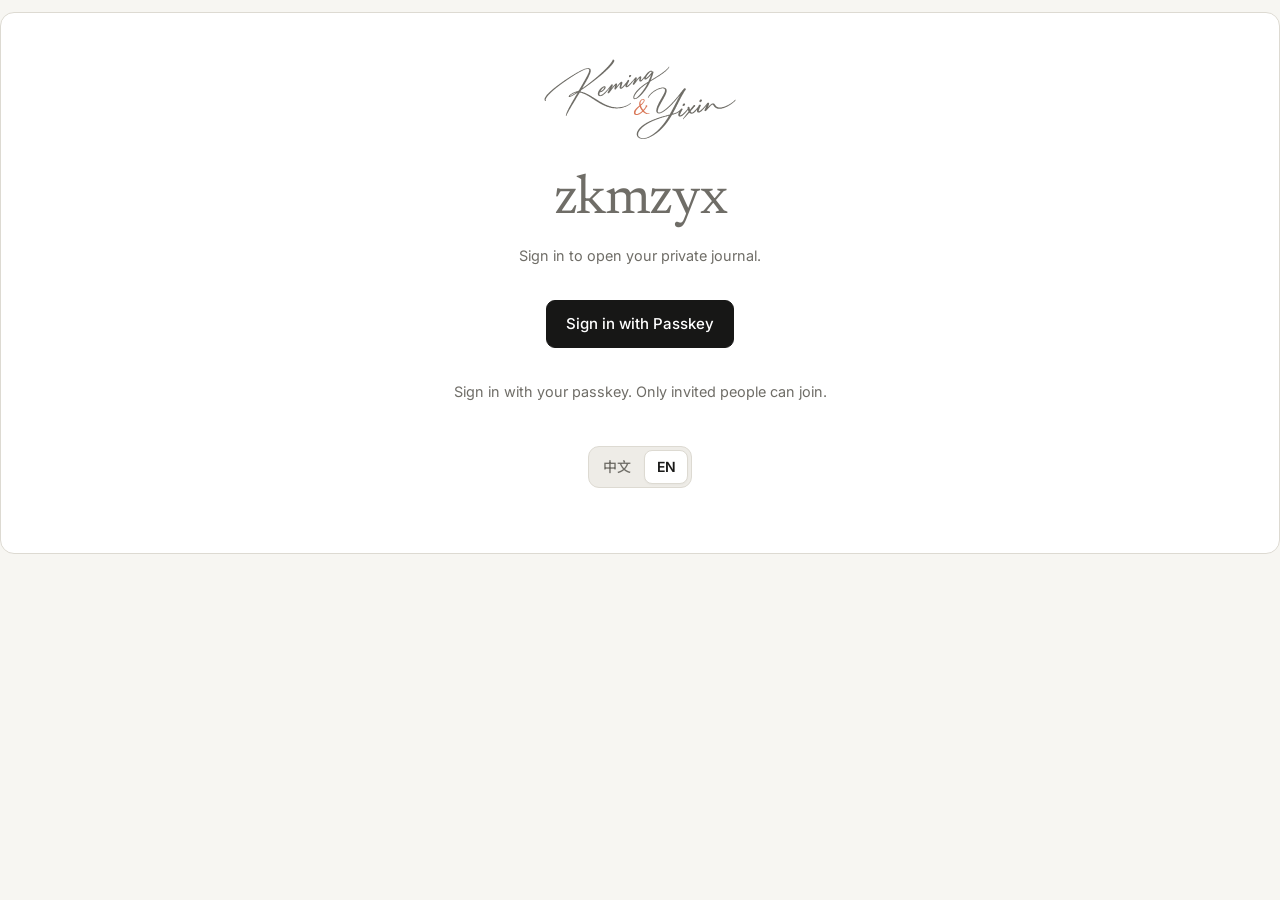
<file: index.html>
<!doctype html><html lang="en"><head><meta charset="UTF-8"><meta name="viewport" content="width=device-width, initial-scale=1"><meta http-equiv="Content-Security-Policy" content="default-src 'none'; script-src 'self'; style-src 'self' 'unsafe-inline'; connect-src https://zkmzyx-website-dev.zkmzyx.workers.dev; img-src 'self' blob: data:; font-src 'self'; base-uri 'none'; form-action 'none'; object-src 'none'; frame-src 'none'; upgrade-insecure-requests"><meta name="referrer" content="no-referrer"><meta name="robots" content="noindex,nofollow,noarchive"><meta name="zkmzyx-api-origin" content="https://zkmzyx-website-dev.zkmzyx.workers.dev"><link rel="icon" href="/favicon.svg"><title>zkmzyx · Private journal</title>  <script type="module" crossorigin src="/assets/index-DMIPJFDj.js"></script>
  <link rel="stylesheet" crossorigin href="/assets/index-sQcVYjP0.css">
</head><body><div id="root"></div></body></html>
</file>
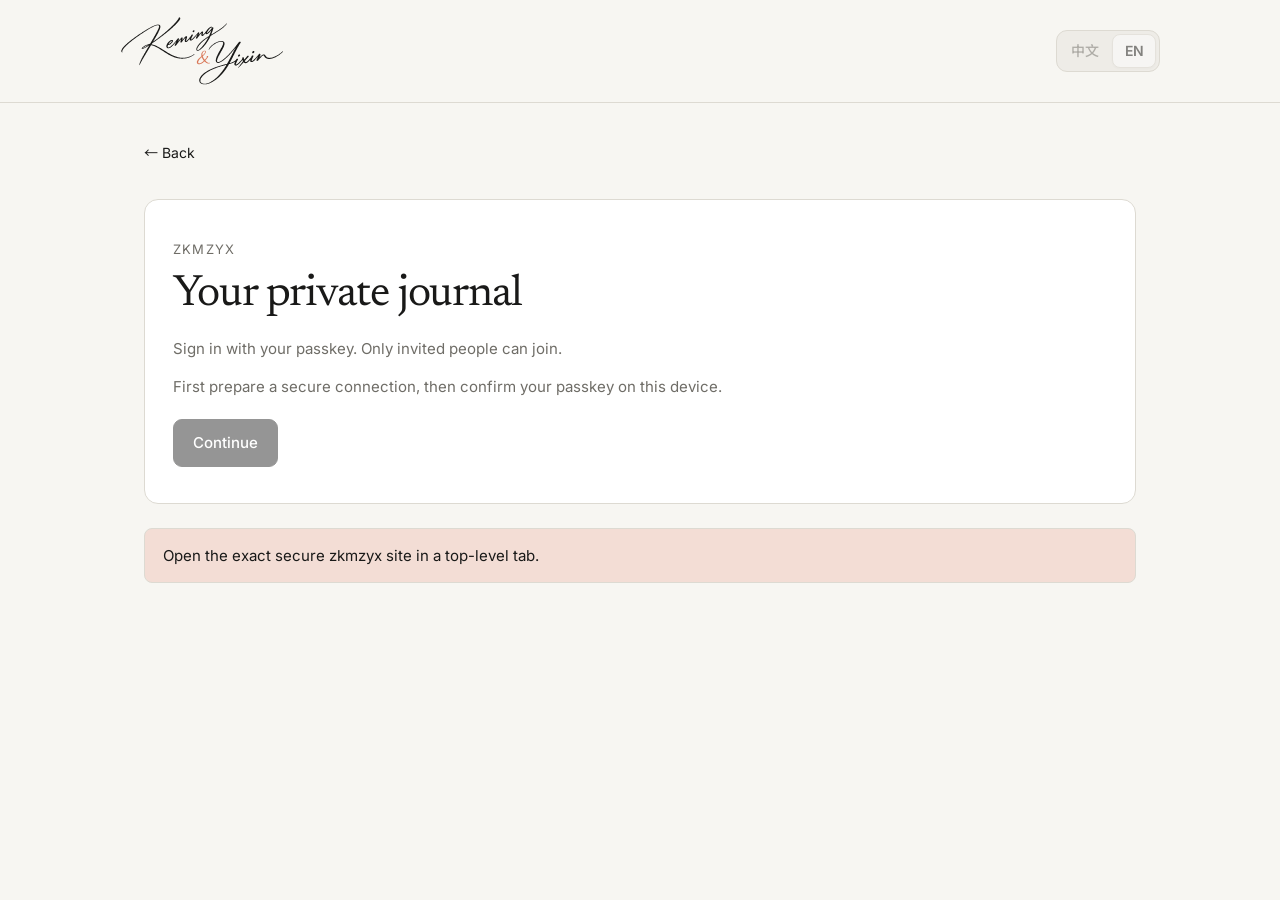
<file: account.html>
<!doctype html><html lang="en"><head><meta charset="utf-8"><meta name="viewport" content="width=device-width,initial-scale=1"><meta name="referrer" content="no-referrer"><meta name="robots" content="noindex,nofollow,noarchive"><meta http-equiv="Content-Security-Policy" content="default-src 'none'; script-src 'self'; style-src 'self'; connect-src https://zkmzyx-website-dev.zkmzyx.workers.dev; img-src 'self'; font-src 'self'; base-uri 'none'; form-action 'none'; object-src 'none'; frame-src 'none'; upgrade-insecure-requests"><title>zkmzyx · Account</title><link rel="icon" href="/favicon.svg"><link rel="stylesheet" href="/assets/index-sQcVYjP0.css"><link rel="stylesheet" href="/member.css"></head>
<body class="member-page"><header class="member-header"><a class="member-signature" href="/" aria-label="zkmzyx"><svg class="signature-wordmark" viewBox="302 168 1252 531" role="img" aria-label="Private journal"><path fill="currentColor" fill-rule="evenodd" d="M754 178L756 178L756 179L759 179L759 180L760 180L760 181L761 181L761 183L762 183L762 189L761 189L761 192L760 192L760 194L759 194L759 196L758 196L758 197L757 197L757 199L756 199L756 201L755 201L755 202L754 202L754 204L753 204L753 205L752 205L752 206L751 206L751 207L750 207L750 209L749 209L749 210L748 210L748 211L747 211L747 212L746 212L746 213L745 213L745 214L744 214L744 216L743 216L743 217L742 217L742 218L741 218L741 219L740 219L740 220L739 220L739 221L738 221L738 222L737 222L737 223L736 223L736 225L735 225L735 226L734 226L734 227L733 227L733 228L732 228L732 229L731 229L731 230L730 230L730 231L729 231L729 232L728 232L728 233L727 233L727 234L726 234L726 235L725 235L725 236L724 236L724 237L723 237L723 238L722 238L722 239L721 239L721 240L720 240L720 241L719 241L719 242L718 242L718 243L717 243L717 244L716 244L716 245L714 245L714 246L713 246L713 247L712 247L712 248L711 248L711 249L710 249L710 250L709 250L709 251L708 251L708 252L707 252L707 253L706 253L706 254L705 254L705 255L704 255L704 256L703 256L703 257L702 257L702 258L701 258L701 259L699 259L699 260L698 260L698 261L697 261L697 262L696 262L696 263L695 263L695 264L694 264L694 265L693 265L693 266L692 266L692 267L691 267L691 268L690 268L690 269L689 269L689 270L687 270L687 271L686 271L686 272L685 272L685 273L684 273L684 274L683 274L683 275L681 275L681 276L680 276L680 277L679 277L679 278L678 278L678 279L677 279L677 280L675 280L675 281L674 281L674 282L673 282L673 283L672 283L672 284L671 284L671 285L669 285L669 286L668 286L668 287L667 287L667 288L665 288L665 289L664 289L664 290L663 290L663 291L662 291L662 292L661 292L661 293L659 293L659 294L658 294L658 295L657 295L657 296L656 296L656 297L654 297L654 298L653 298L653 299L652 299L652 300L651 300L651 301L650 301L650 302L648 302L648 303L647 303L647 304L646 304L646 305L644 305L644 306L643 306L643 307L642 307L642 308L640 308L640 309L639 309L639 310L638 310L638 311L636 311L636 312L635 312L635 313L634 313L634 314L633 314L633 315L632 315L632 316L630 316L630 317L629 317L629 318L628 318L628 319L626 319L626 320L625 320L625 321L624 321L624 322L622 322L622 323L621 323L621 324L620 324L620 325L618 325L618 326L617 326L617 327L615 327L615 328L614 328L614 329L613 329L613 330L612 330L612 331L611 331L611 332L609 332L609 333L608 333L608 334L607 334L607 335L605 335L605 336L604 336L604 337L603 337L603 338L601 338L601 339L600 339L600 340L598 340L598 341L597 341L597 342L595 342L595 343L594 343L594 344L593 344L593 345L591 345L591 346L590 346L590 347L589 347L589 348L587 348L587 349L586 349L586 350L585 350L585 351L583 351L583 352L582 352L582 353L581 353L581 354L579 354L579 355L578 355L578 356L576 356L576 357L575 357L575 358L573 358L573 359L572 359L572 360L570 360L570 361L569 361L569 362L568 362L568 363L566 363L566 364L565 364L565 365L564 365L564 366L562 366L562 367L561 367L561 368L559 368L559 369L558 369L558 370L556 370L556 371L554 371L554 372L553 372L553 373L551 373L551 374L550 374L550 375L549 375L549 376L548 376L548 378L547 378L547 379L546 379L546 381L545 381L545 383L544 383L544 384L543 384L543 385L547 385L547 386L552 386L552 387L556 387L556 388L559 388L559 389L562 389L562 390L566 390L566 391L568 391L568 392L571 392L571 393L573 393L573 394L576 394L576 395L578 395L578 396L580 396L580 397L582 397L582 398L584 398L584 399L586 399L586 400L588 400L588 401L590 401L590 402L592 402L592 403L594 403L594 404L595 404L595 405L597 405L597 406L599 406L599 407L601 407L601 408L603 408L603 409L605 409L605 410L607 410L607 411L608 411L608 412L610 412L610 413L612 413L612 414L613 414L613 415L615 415L615 416L616 416L616 417L618 417L618 418L619 418L619 419L621 419L621 420L623 420L623 421L625 421L625 422L626 422L626 423L628 423L628 424L630 424L630 425L631 425L631 426L633 426L633 427L634 427L634 428L636 428L636 429L637 429L637 430L639 430L639 431L641 431L641 432L642 432L642 433L644 433L644 434L645 434L645 435L647 435L647 436L649 436L649 437L650 437L650 438L652 438L652 439L654 439L654 440L655 440L655 441L657 441L657 442L658 442L658 443L660 443L660 444L662 444L662 445L663 445L663 446L665 446L665 447L666 447L666 448L668 448L668 449L669 449L669 450L671 450L671 451L673 451L673 452L675 452L675 453L677 453L677 454L679 454L679 455L680 455L680 456L682 456L682 457L684 457L684 458L686 458L686 459L687 459L687 460L689 460L689 461L691 461L691 462L693 462L693 463L695 463L695 464L697 464L697 465L699 465L699 466L701 466L701 467L703 467L703 468L705 468L705 469L708 469L708 470L710 470L710 471L713 471L713 472L715 472L715 473L717 473L717 474L720 474L720 475L722 475L722 476L725 476L725 477L728 477L728 478L731 478L731 479L734 479L734 480L738 480L738 481L741 481L741 482L745 482L745 483L749 483L749 484L755 484L755 485L761 485L761 486L772 486L772 487L789 487L789 486L801 486L801 485L807 485L807 484L813 484L813 483L818 483L818 482L821 482L821 481L825 481L825 480L828 480L828 479L831 479L831 478L834 478L834 477L837 477L837 476L839 476L839 475L841 475L841 474L844 474L844 473L846 473L846 472L847 472L847 471L849 471L849 470L851 470L851 469L853 469L853 468L855 468L855 467L856 467L856 466L858 466L858 465L859 465L859 464L861 464L861 463L862 463L862 462L863 462L863 461L865 461L865 460L866 460L866 459L867 459L867 458L870 458L870 461L869 461L869 462L868 462L868 463L867 463L867 464L866 464L866 465L865 465L865 466L864 466L864 467L862 467L862 468L861 468L861 469L859 469L859 470L857 470L857 471L856 471L856 472L855 472L855 473L853 473L853 474L852 474L852 475L850 475L850 476L848 476L848 477L846 477L846 478L844 478L844 479L842 479L842 480L840 480L840 481L837 481L837 482L835 482L835 483L832 483L832 484L829 484L829 485L826 485L826 486L823 486L823 487L820 487L820 488L817 488L817 489L813 489L813 490L809 490L809 491L803 491L803 492L797 492L797 493L784 493L784 494L769 494L769 493L758 493L758 492L750 492L750 491L744 491L744 490L740 490L740 489L736 489L736 488L732 488L732 487L728 487L728 486L725 486L725 485L722 485L722 484L718 484L718 483L716 483L716 482L713 482L713 481L710 481L710 480L708 480L708 479L706 479L706 478L703 478L703 477L700 477L700 476L698 476L698 475L696 475L696 474L694 474L694 473L692 473L692 472L690 472L690 471L688 471L688 470L686 470L686 469L684 469L684 468L682 468L682 467L680 467L680 466L678 466L678 465L676 465L676 464L674 464L674 463L672 463L672 462L671 462L671 461L669 461L669 460L667 460L667 459L666 459L666 458L664 458L664 457L662 457L662 456L661 456L661 455L659 455L659 454L658 454L658 453L656 453L656 452L654 452L654 451L652 451L652 450L651 450L651 449L649 449L649 448L648 448L648 447L646 447L646 446L645 446L645 445L643 445L643 444L641 444L641 443L640 443L640 442L638 442L638 441L637 441L637 440L635 440L635 439L634 439L634 438L632 438L632 437L631 437L631 436L629 436L629 435L628 435L628 434L626 434L626 433L625 433L625 432L623 432L623 431L621 431L621 430L620 430L620 429L618 429L618 428L617 428L617 427L615 427L615 426L614 426L614 425L612 425L612 424L611 424L611 423L609 423L609 422L608 422L608 421L606 421L606 420L604 420L604 419L602 419L602 418L601 418L601 417L599 417L599 416L598 416L598 415L596 415L596 414L594 414L594 413L592 413L592 412L591 412L591 411L589 411L589 410L587 410L587 409L585 409L585 408L583 408L583 407L582 407L582 406L580 406L580 405L578 405L578 404L576 404L576 403L574 403L574 402L571 402L571 401L569 401L569 400L567 400L567 399L565 399L565 398L562 398L562 397L559 397L559 396L556 396L556 395L553 395L553 394L551 394L551 393L546 393L546 392L542 392L542 391L539 391L539 392L538 392L538 394L537 394L537 395L536 395L536 397L535 397L535 398L534 398L534 400L533 400L533 402L532 402L532 403L531 403L531 405L530 405L530 407L529 407L529 409L528 409L528 410L527 410L527 412L526 412L526 414L525 414L525 415L524 415L524 417L523 417L523 418L522 418L522 420L521 420L521 421L520 421L520 423L519 423L519 425L518 425L518 426L517 426L517 428L516 428L516 430L515 430L515 432L514 432L514 434L513 434L513 435L512 435L512 437L511 437L511 438L510 438L510 440L509 440L509 442L508 442L508 443L507 443L507 445L506 445L506 447L505 447L505 448L504 448L504 450L503 450L503 451L502 451L502 453L501 453L501 455L500 455L500 457L499 457L499 459L498 459L498 460L497 460L497 462L496 462L496 464L495 464L495 465L494 465L494 467L493 467L493 468L492 468L492 470L491 470L491 471L490 471L490 473L489 473L489 475L488 475L488 477L487 477L487 478L486 478L486 480L485 480L485 482L484 482L484 483L483 483L483 485L482 485L482 487L481 487L481 489L480 489L480 491L479 491L479 492L478 492L478 494L477 494L477 495L476 495L476 497L475 497L475 499L474 499L474 501L473 501L473 502L472 502L472 504L471 504L471 506L470 506L470 508L469 508L469 509L468 509L468 511L467 511L467 513L466 513L466 515L465 515L465 517L464 517L464 519L463 519L463 521L462 521L462 522L461 522L461 524L460 524L460 526L459 526L459 528L458 528L458 530L457 530L457 533L456 533L456 535L455 535L455 537L454 537L454 539L453 539L453 542L452 542L452 543L451 543L451 544L450 544L450 543L449 543L449 540L450 540L450 534L451 534L451 530L452 530L452 527L453 527L453 524L454 524L454 521L455 521L455 519L456 519L456 517L457 517L457 515L458 515L458 512L459 512L459 510L460 510L460 507L461 507L461 505L462 505L462 503L463 503L463 501L464 501L464 500L465 500L465 498L466 498L466 495L467 495L467 493L468 493L468 491L469 491L469 489L470 489L470 487L471 487L471 485L472 485L472 484L473 484L473 482L474 482L474 480L475 480L475 478L476 478L476 476L477 476L477 474L478 474L478 473L479 473L479 471L480 471L480 469L481 469L481 468L482 468L482 466L483 466L483 464L484 464L484 462L485 462L485 460L486 460L486 458L487 458L487 456L488 456L488 455L489 455L489 453L490 453L490 451L491 451L491 450L492 450L492 448L493 448L493 446L494 446L494 444L495 444L495 443L496 443L496 441L497 441L497 439L498 439L498 438L499 438L499 436L500 436L500 434L501 434L501 432L502 432L502 431L503 431L503 429L504 429L504 427L505 427L505 426L506 426L506 424L507 424L507 422L508 422L508 420L509 420L509 418L510 418L510 417L511 417L511 415L512 415L512 414L513 414L513 412L514 412L514 410L515 410L515 408L516 408L516 407L517 407L517 405L518 405L518 403L519 403L519 402L520 402L520 400L521 400L521 398L522 398L522 396L523 396L523 395L524 395L524 393L525 393L525 392L524 392L524 393L522 393L522 394L521 394L521 395L519 395L519 396L518 396L518 397L516 397L516 398L515 398L515 399L513 399L513 400L512 400L512 401L510 401L510 402L508 402L508 403L507 403L507 404L505 404L505 405L504 405L504 406L502 406L502 407L500 407L500 408L498 408L498 409L496 409L496 410L494 410L494 411L492 411L492 412L491 412L491 413L489 413L489 414L487 414L487 415L485 415L485 416L482 416L482 417L479 417L479 418L477 418L477 419L469 419L469 418L468 418L468 413L469 413L469 412L470 412L470 410L471 410L471 409L472 409L472 408L473 408L473 407L475 407L475 406L476 406L476 405L477 405L477 404L478 404L478 403L480 403L480 402L481 402L481 401L483 401L483 400L484 400L484 399L485 399L485 398L487 398L487 397L489 397L489 396L490 396L490 395L492 395L492 394L494 394L494 393L496 393L496 392L498 392L498 391L500 391L500 390L503 390L503 389L505 389L505 388L508 388L508 387L511 387L511 386L513 386L513 385L516 385L516 384L519 384L519 383L522 383L522 382L526 382L526 381L528 381L528 380L530 380L530 379L532 379L532 378L533 378L533 377L534 377L534 376L535 376L535 374L536 374L536 372L537 372L537 370L538 370L538 369L539 369L539 367L540 367L540 365L541 365L541 363L542 363L542 362L543 362L543 360L544 360L544 358L545 358L545 357L546 357L546 355L547 355L547 353L548 353L548 351L549 351L549 350L550 350L550 348L551 348L551 346L552 346L552 344L553 344L553 343L554 343L554 341L555 341L555 339L556 339L556 337L557 337L557 336L558 336L558 334L559 334L559 332L560 332L560 330L561 330L561 328L562 328L562 327L563 327L563 325L564 325L564 323L565 323L565 321L566 321L566 320L567 320L567 318L568 318L568 316L569 316L569 315L570 315L570 313L571 313L571 311L572 311L572 309L573 309L573 307L574 307L574 306L575 306L575 304L576 304L576 302L577 302L577 300L578 300L578 298L579 298L579 297L580 297L580 294L581 294L581 293L582 293L582 291L583 291L583 289L584 289L584 287L585 287L585 286L586 286L586 284L587 284L587 282L588 282L588 279L589 279L589 277L590 277L590 275L591 275L591 273L592 273L592 272L593 272L593 269L594 269L594 267L595 267L595 265L596 265L596 262L597 262L597 260L598 260L598 256L599 256L599 252L600 252L600 244L599 244L599 242L598 242L598 241L597 241L597 240L596 240L596 239L592 239L592 238L588 238L588 239L583 239L583 240L578 240L578 241L575 241L575 242L572 242L572 243L570 243L570 244L567 244L567 245L565 245L565 246L563 246L563 247L561 247L561 248L559 248L559 249L557 249L557 250L555 250L555 251L553 251L553 252L551 252L551 253L549 253L549 254L547 254L547 255L545 255L545 256L543 256L543 257L541 257L541 258L539 258L539 259L538 259L538 260L535 260L535 261L534 261L534 262L532 262L532 263L530 263L530 264L529 264L529 265L527 265L527 266L525 266L525 267L524 267L524 268L522 268L522 269L521 269L521 270L519 270L519 271L517 271L517 272L515 272L515 273L513 273L513 274L512 274L512 275L510 275L510 276L509 276L509 277L507 277L507 278L505 278L505 279L504 279L504 280L502 280L502 281L501 281L501 282L499 282L499 283L498 283L498 284L496 284L496 285L495 285L495 286L493 286L493 287L492 287L492 288L490 288L490 289L488 289L488 290L487 290L487 291L485 291L485 292L483 292L483 293L482 293L482 294L481 294L481 295L479 295L479 296L478 296L478 297L476 297L476 298L475 298L475 299L473 299L473 300L472 300L472 301L470 301L470 302L469 302L469 303L467 303L467 304L466 304L466 305L464 305L464 306L463 306L463 307L461 307L461 308L459 308L459 309L458 309L458 310L457 310L457 311L455 311L455 312L454 312L454 313L452 313L452 314L451 314L451 315L450 315L450 316L448 316L448 317L447 317L447 318L445 318L445 319L444 319L444 320L443 320L443 321L441 321L441 322L440 322L440 323L438 323L438 324L437 324L437 325L435 325L435 326L434 326L434 327L433 327L433 328L431 328L431 329L430 329L430 330L428 330L428 331L427 331L427 332L426 332L426 333L424 333L424 334L423 334L423 335L422 335L422 336L420 336L420 337L419 337L419 338L417 338L417 339L416 339L416 340L415 340L415 341L413 341L413 342L412 342L412 343L411 343L411 344L409 344L409 345L408 345L408 346L407 346L407 347L405 347L405 348L404 348L404 349L403 349L403 350L402 350L402 351L400 351L400 352L399 352L399 353L398 353L398 354L396 354L396 355L395 355L395 356L393 356L393 357L392 357L392 358L391 358L391 359L390 359L390 360L388 360L388 361L387 361L387 362L386 362L386 363L385 363L385 364L384 364L384 365L383 365L383 366L381 366L381 367L380 367L380 368L379 368L379 369L378 369L378 370L376 370L376 371L375 371L375 372L374 372L374 373L372 373L372 374L371 374L371 375L370 375L370 376L369 376L369 377L368 377L368 378L367 378L367 379L366 379L366 380L365 380L365 381L364 381L364 382L363 382L363 383L361 383L361 384L360 384L360 385L359 385L359 386L358 386L358 387L357 387L357 388L356 388L356 389L355 389L355 390L354 390L354 391L353 391L353 392L352 392L352 393L351 393L351 394L350 394L350 395L349 395L349 396L348 396L348 397L347 397L347 398L346 398L346 399L345 399L345 400L344 400L344 401L343 401L343 402L342 402L342 403L341 403L341 404L340 404L340 405L339 405L339 406L338 406L338 407L337 407L337 408L336 408L336 409L335 409L335 411L334 411L334 412L333 412L333 413L332 413L332 414L331 414L331 416L330 416L330 417L329 417L329 418L328 418L328 420L327 420L327 421L326 421L326 422L325 422L325 424L324 424L324 426L323 426L323 428L322 428L322 430L321 430L321 433L320 433L320 436L319 436L319 441L320 441L320 443L321 443L321 445L319 445L319 446L318 446L318 445L316 445L316 444L315 444L315 443L314 443L314 442L313 442L313 440L312 440L312 430L313 430L313 427L314 427L314 425L315 425L315 423L316 423L316 421L317 421L317 419L318 419L318 418L319 418L319 416L320 416L320 415L321 415L321 413L322 413L322 412L323 412L323 410L324 410L324 409L325 409L325 408L326 408L326 406L327 406L327 405L328 405L328 404L329 404L329 403L330 403L330 402L331 402L331 401L332 401L332 400L333 400L333 399L334 399L334 398L335 398L335 397L336 397L336 396L337 396L337 395L338 395L338 394L339 394L339 393L340 393L340 392L341 392L341 391L342 391L342 390L343 390L343 389L344 389L344 388L345 388L345 387L346 387L346 386L347 386L347 385L348 385L348 384L349 384L349 383L350 383L350 382L352 382L352 381L353 381L353 380L354 380L354 379L355 379L355 378L356 378L356 377L357 377L357 376L358 376L358 375L359 375L359 374L360 374L360 373L362 373L362 372L363 372L363 371L364 371L364 370L365 370L365 369L366 369L366 368L368 368L368 367L369 367L369 366L370 366L370 365L371 365L371 364L372 364L372 363L374 363L374 362L375 362L375 361L376 361L376 360L377 360L377 359L378 359L378 358L380 358L380 357L381 357L381 356L383 356L383 355L384 355L384 354L385 354L385 353L386 353L386 352L388 352L388 351L389 351L389 350L390 350L390 349L391 349L391 348L393 348L393 347L394 347L394 346L396 346L396 345L397 345L397 344L398 344L398 343L400 343L400 342L401 342L401 341L402 341L402 340L404 340L404 339L405 339L405 338L406 338L406 337L408 337L408 336L409 336L409 335L411 335L411 334L412 334L412 333L413 333L413 332L415 332L415 331L416 331L416 330L417 330L417 329L419 329L419 328L420 328L420 327L421 327L421 326L423 326L423 325L424 325L424 324L426 324L426 323L427 323L427 322L429 322L429 321L430 321L430 320L431 320L431 319L433 319L433 318L434 318L434 317L436 317L436 316L437 316L437 315L438 315L438 314L440 314L440 313L441 313L441 312L443 312L443 311L444 311L444 310L446 310L446 309L447 309L447 308L449 308L449 307L451 307L451 306L452 306L452 305L453 305L453 304L455 304L455 303L456 303L456 302L458 302L458 301L460 301L460 300L461 300L461 299L463 299L463 298L464 298L464 297L466 297L466 296L467 296L467 295L469 295L469 294L470 294L470 293L472 293L472 292L473 292L473 291L475 291L475 290L476 290L476 289L478 289L478 288L480 288L480 287L481 287L481 286L483 286L483 285L484 285L484 284L486 284L486 283L487 283L487 282L489 282L489 281L491 281L491 280L492 280L492 279L494 279L494 278L496 278L496 277L498 277L498 276L499 276L499 275L501 275L501 274L502 274L502 273L504 273L504 272L506 272L506 271L507 271L507 270L509 270L509 269L511 269L511 268L512 268L512 267L514 267L514 266L516 266L516 265L517 265L517 264L519 264L519 263L521 263L521 262L523 262L523 261L525 261L525 260L526 260L526 259L528 259L528 258L530 258L530 257L532 257L532 256L534 256L534 255L535 255L535 254L537 254L537 253L539 253L539 252L541 252L541 251L543 251L543 250L545 250L545 249L547 249L547 248L549 248L549 247L551 247L551 246L553 246L553 245L556 245L556 244L558 244L558 243L560 243L560 242L563 242L563 241L565 241L565 240L567 240L567 239L569 239L569 238L572 238L572 237L576 237L576 236L579 236L579 235L583 235L583 234L589 234L589 233L595 233L595 234L601 234L601 235L603 235L603 236L604 236L604 237L606 237L606 238L607 238L607 240L608 240L608 241L609 241L609 244L610 244L610 256L609 256L609 260L608 260L608 263L607 263L607 267L606 267L606 269L605 269L605 272L604 272L604 274L603 274L603 276L602 276L602 278L601 278L601 281L600 281L600 283L599 283L599 285L598 285L598 287L597 287L597 289L596 289L596 292L595 292L595 294L594 294L594 296L593 296L593 298L592 298L592 300L591 300L591 302L590 302L590 304L589 304L589 305L588 305L588 307L587 307L587 309L586 309L586 310L585 310L585 312L584 312L584 314L583 314L583 316L582 316L582 318L581 318L581 319L580 319L580 321L579 321L579 323L578 323L578 325L577 325L577 326L576 326L576 328L575 328L575 330L574 330L574 332L573 332L573 334L572 334L572 335L571 335L571 337L570 337L570 338L569 338L569 340L568 340L568 342L567 342L567 343L566 343L566 345L565 345L565 347L564 347L564 349L563 349L563 351L562 351L562 352L561 352L561 354L560 354L560 356L559 356L559 358L558 358L558 360L557 360L557 361L556 361L556 363L557 363L557 362L558 362L558 361L560 361L560 360L561 360L561 359L563 359L563 358L564 358L564 357L565 357L565 356L567 356L567 355L568 355L568 354L569 354L569 353L571 353L571 352L572 352L572 351L574 351L574 350L575 350L575 349L576 349L576 348L578 348L578 347L579 347L579 346L581 346L581 345L582 345L582 344L583 344L583 343L585 343L585 342L586 342L586 341L587 341L587 340L589 340L589 339L590 339L590 338L591 338L591 337L593 337L593 336L594 336L594 335L595 335L595 334L596 334L596 333L597 333L597 332L599 332L599 331L600 331L600 330L602 330L602 329L603 329L603 328L604 328L604 327L605 327L605 326L606 326L606 325L608 325L608 324L609 324L609 323L611 323L611 322L612 322L612 321L613 321L613 320L614 320L614 319L615 319L615 318L617 318L617 317L618 317L618 316L619 316L619 315L621 315L621 314L622 314L622 313L623 313L623 312L624 312L624 311L625 311L625 310L627 310L627 309L628 309L628 308L629 308L629 307L630 307L630 306L632 306L632 305L633 305L633 304L634 304L634 303L635 303L635 302L637 302L637 301L638 301L638 300L639 300L639 299L640 299L640 298L641 298L641 297L643 297L643 296L644 296L644 295L645 295L645 294L646 294L646 293L647 293L647 292L648 292L648 291L650 291L650 290L651 290L651 289L652 289L652 288L653 288L653 287L654 287L654 286L656 286L656 285L657 285L657 284L658 284L658 283L659 283L659 282L660 282L660 281L661 281L661 280L662 280L662 279L663 279L663 278L664 278L664 277L665 277L665 276L667 276L667 275L668 275L668 274L669 274L669 273L670 273L670 272L671 272L671 271L672 271L672 270L674 270L674 269L675 269L675 268L676 268L676 267L677 267L677 266L678 266L678 265L679 265L679 264L680 264L680 263L681 263L681 262L682 262L682 261L683 261L683 260L684 260L684 259L685 259L685 258L687 258L687 257L688 257L688 256L689 256L689 255L690 255L690 254L691 254L691 253L692 253L692 252L693 252L693 251L694 251L694 250L695 250L695 249L696 249L696 248L697 248L697 247L698 247L698 246L699 246L699 245L700 245L700 244L701 244L701 243L702 243L702 242L703 242L703 241L704 241L704 240L705 240L705 239L706 239L706 238L707 238L707 237L708 237L708 236L709 236L709 235L710 235L710 234L711 234L711 233L712 233L712 232L713 232L713 231L714 231L714 229L715 229L715 228L716 228L716 227L717 227L717 226L719 226L719 225L720 225L720 224L721 224L721 223L722 223L722 222L723 222L723 220L724 220L724 219L725 219L725 218L726 218L726 217L727 217L727 215L728 215L728 214L729 214L729 213L730 213L730 212L731 212L731 211L732 211L732 210L733 210L733 208L734 208L734 207L735 207L735 206L736 206L736 205L737 205L737 204L738 204L738 202L739 202L739 201L740 201L740 199L741 199L741 198L742 198L742 196L743 196L743 195L744 195L744 194L745 194L745 192L746 192L746 191L747 191L747 189L748 189L748 187L749 187L749 185L750 185L750 183L751 183L751 180L752 180L752 179L754 179ZM1114 224L1116 224L1116 225L1117 225L1117 228L1116 228L1116 230L1115 230L1115 232L1114 232L1114 233L1113 233L1113 234L1112 234L1112 236L1111 236L1111 237L1110 237L1110 238L1109 238L1109 239L1108 239L1108 240L1107 240L1107 241L1106 241L1106 242L1105 242L1105 243L1104 243L1104 244L1103 244L1103 245L1102 245L1102 246L1101 246L1101 247L1100 247L1100 248L1099 248L1099 249L1098 249L1098 250L1097 250L1097 251L1096 251L1096 252L1095 252L1095 253L1094 253L1094 254L1093 254L1093 255L1092 255L1092 256L1090 256L1090 257L1089 257L1089 258L1088 258L1088 259L1086 259L1086 260L1085 260L1085 261L1084 261L1084 262L1083 262L1083 263L1081 263L1081 264L1080 264L1080 265L1079 265L1079 266L1078 266L1078 267L1076 267L1076 268L1075 268L1075 269L1074 269L1074 270L1072 270L1072 271L1071 271L1071 272L1069 272L1069 273L1068 273L1068 274L1066 274L1066 275L1064 275L1064 276L1063 276L1063 277L1062 277L1062 278L1060 278L1060 279L1059 279L1059 280L1058 280L1058 281L1056 281L1056 282L1055 282L1055 283L1053 283L1053 284L1052 284L1052 285L1050 285L1050 286L1048 286L1048 287L1046 287L1046 288L1045 288L1045 289L1043 289L1043 290L1042 290L1042 291L1040 291L1040 292L1039 292L1039 293L1037 293L1037 294L1035 294L1035 295L1034 295L1034 296L1032 296L1032 297L1031 297L1031 298L1029 298L1029 299L1028 299L1028 300L1026 300L1026 301L1024 301L1024 302L1023 302L1023 303L1021 303L1021 304L1020 304L1020 305L1018 305L1018 306L1016 306L1016 307L1014 307L1014 308L1012 308L1012 309L1011 309L1011 310L1009 310L1009 311L1008 311L1008 312L1006 312L1006 313L1004 313L1004 314L1003 314L1003 315L1001 315L1001 316L1000 316L1000 317L998 317L998 318L997 318L997 319L995 319L995 320L994 320L994 321L993 321L993 323L992 323L992 325L991 325L991 327L990 327L990 329L989 329L989 331L988 331L988 334L987 334L987 336L986 336L986 337L985 337L985 339L984 339L984 341L983 341L983 343L982 343L982 345L981 345L981 347L980 347L980 348L979 348L979 350L978 350L978 352L977 352L977 353L976 353L976 355L975 355L975 356L974 356L974 358L973 358L973 359L972 359L972 361L971 361L971 363L970 363L970 364L969 364L969 366L968 366L968 367L967 367L967 369L966 369L966 370L965 370L965 372L964 372L964 373L963 373L963 375L962 375L962 376L961 376L961 377L960 377L960 379L959 379L959 380L958 380L958 381L957 381L957 383L956 383L956 384L955 384L955 385L954 385L954 386L953 386L953 388L952 388L952 389L951 389L951 390L950 390L950 391L949 391L949 393L948 393L948 394L947 394L947 395L946 395L946 396L945 396L945 397L944 397L944 399L943 399L943 400L942 400L942 401L941 401L941 402L940 402L940 403L939 403L939 404L938 404L938 405L937 405L937 406L936 406L936 407L935 407L935 408L934 408L934 409L933 409L933 410L932 410L932 411L931 411L931 412L930 412L930 413L929 413L929 414L928 414L928 415L927 415L927 416L926 416L926 417L924 417L924 418L923 418L923 419L922 419L922 420L921 420L921 421L919 421L919 422L918 422L918 423L917 423L917 424L915 424L915 425L914 425L914 426L912 426L912 427L911 427L911 428L909 428L909 429L908 429L908 430L906 430L906 431L903 431L903 432L901 432L901 433L896 433L896 434L893 434L893 433L890 433L890 432L888 432L888 431L887 431L887 429L886 429L886 427L885 427L885 417L886 417L886 413L887 413L887 410L888 410L888 407L889 407L889 405L890 405L890 404L891 404L891 402L892 402L892 400L893 400L893 398L894 398L894 396L895 396L895 395L896 395L896 393L897 393L897 392L898 392L898 390L899 390L899 389L900 389L900 388L901 388L901 387L902 387L902 385L903 385L903 384L904 384L904 382L905 382L905 381L906 381L906 380L907 380L907 379L908 379L908 378L909 378L909 377L910 377L910 376L911 376L911 375L912 375L912 374L913 374L913 373L914 373L914 372L915 372L915 371L916 371L916 370L917 370L917 369L918 369L918 368L919 368L919 367L920 367L920 366L921 366L921 365L922 365L922 364L923 364L923 363L924 363L924 362L925 362L925 361L926 361L926 360L927 360L927 359L928 359L928 358L930 358L930 357L931 357L931 356L932 356L932 355L934 355L934 354L935 354L935 353L936 353L936 352L937 352L937 351L938 351L938 350L940 350L940 349L941 349L941 348L942 348L942 347L944 347L944 346L945 346L945 345L946 345L946 344L948 344L948 343L949 343L949 342L950 342L950 341L952 341L952 340L953 340L953 339L954 339L954 338L956 338L956 337L957 337L957 336L959 336L959 335L960 335L960 334L962 334L962 333L963 333L963 332L965 332L965 331L966 331L966 330L967 330L967 329L969 329L969 328L970 328L970 327L972 327L972 326L973 326L973 325L975 325L975 324L977 324L977 323L979 323L979 322L981 322L981 321L982 321L982 319L983 319L983 316L984 316L984 314L985 314L985 312L986 312L986 309L987 309L987 307L988 307L988 305L989 305L989 302L990 302L990 300L991 300L991 297L992 297L992 295L993 295L993 292L994 292L994 290L995 290L995 287L996 287L996 284L997 284L997 281L998 281L998 279L999 279L999 277L998 277L998 278L997 278L997 280L996 280L996 281L995 281L995 282L994 282L994 283L993 283L993 284L992 284L992 285L991 285L991 287L990 287L990 288L989 288L989 289L988 289L988 290L987 290L987 291L986 291L986 292L985 292L985 293L984 293L984 294L983 294L983 295L982 295L982 296L980 296L980 297L979 297L979 298L978 298L978 299L977 299L977 300L976 300L976 301L974 301L974 302L973 302L973 303L971 303L971 304L970 304L970 305L968 305L968 306L965 306L965 307L960 307L960 306L958 306L958 305L957 305L957 304L956 304L956 301L955 301L955 300L956 300L956 299L955 299L955 300L954 300L954 301L953 301L953 302L952 302L952 303L951 303L951 304L950 304L950 305L949 305L949 306L948 306L948 308L947 308L947 309L946 309L946 310L945 310L945 311L944 311L944 312L943 312L943 313L942 313L942 314L941 314L941 315L940 315L940 316L939 316L939 317L938 317L938 318L936 318L936 319L934 319L934 320L927 320L927 319L926 319L926 318L925 318L925 317L924 317L924 315L923 315L923 306L924 306L924 300L925 300L925 297L924 297L924 298L923 298L923 300L922 300L922 301L920 301L920 302L919 302L919 304L918 304L918 305L917 305L917 306L916 306L916 307L915 307L915 308L914 308L914 309L913 309L913 311L912 311L912 312L911 312L911 313L910 313L910 314L909 314L909 316L908 316L908 317L907 317L907 319L906 319L906 320L905 320L905 321L904 321L904 322L903 322L903 324L902 324L902 325L901 325L901 326L900 326L900 328L899 328L899 329L898 329L898 330L897 330L897 332L896 332L896 333L895 333L895 334L894 334L894 336L893 336L893 337L892 337L892 338L891 338L891 339L890 339L890 340L887 340L887 341L885 341L885 340L883 340L883 339L882 339L882 338L881 338L881 335L882 335L882 333L883 333L883 330L884 330L884 328L885 328L885 326L886 326L886 324L887 324L887 321L888 321L888 319L889 319L889 317L890 317L890 315L891 315L891 313L892 313L892 311L893 311L893 310L891 310L891 311L890 311L890 312L889 312L889 313L888 313L888 314L887 314L887 316L886 316L886 317L885 317L885 318L884 318L884 319L883 319L883 320L882 320L882 322L881 322L881 323L880 323L880 324L879 324L879 325L878 325L878 326L877 326L877 328L876 328L876 329L875 329L875 330L874 330L874 331L873 331L873 332L872 332L872 334L871 334L871 335L870 335L870 336L869 336L869 337L868 337L868 338L867 338L867 339L866 339L866 340L865 340L865 341L864 341L864 342L863 342L863 343L862 343L862 344L861 344L861 345L860 345L860 346L859 346L859 347L858 347L858 348L857 348L857 349L856 349L856 350L855 350L855 351L854 351L854 352L852 352L852 353L851 353L851 354L849 354L849 355L846 355L846 356L838 356L838 355L836 355L836 354L835 354L835 352L834 352L834 343L835 343L835 341L834 341L834 342L833 342L833 344L832 344L832 345L831 345L831 346L830 346L830 347L829 347L829 348L828 348L828 350L827 350L827 351L826 351L826 352L825 352L825 353L824 353L824 354L823 354L823 355L822 355L822 356L821 356L821 357L820 357L820 358L819 358L819 359L818 359L818 360L817 360L817 361L816 361L816 362L815 362L815 363L814 363L814 364L812 364L812 365L810 365L810 366L808 366L808 367L802 367L802 366L800 366L800 365L799 365L799 364L798 364L798 363L797 363L797 359L796 359L796 355L797 355L797 349L798 349L798 345L799 345L799 341L800 341L800 337L801 337L801 334L800 334L800 336L799 336L799 337L798 337L798 338L797 338L797 339L796 339L796 340L795 340L795 341L794 341L794 342L793 342L793 343L792 343L792 345L791 345L791 346L790 346L790 347L789 347L789 348L788 348L788 350L787 350L787 351L786 351L786 352L785 352L785 353L784 353L784 354L783 354L783 356L782 356L782 357L781 357L781 358L780 358L780 360L779 360L779 361L778 361L778 362L777 362L777 364L776 364L776 365L775 365L775 366L774 366L774 368L773 368L773 369L772 369L772 370L771 370L771 371L765 371L765 370L764 370L764 369L763 369L763 364L764 364L764 359L765 359L765 355L766 355L766 351L767 351L767 348L768 348L768 345L767 345L767 346L766 346L766 348L765 348L765 349L764 349L764 350L763 350L763 351L762 351L762 352L761 352L761 353L760 353L760 354L759 354L759 355L758 355L758 357L757 357L757 358L756 358L756 359L755 359L755 360L754 360L754 362L753 362L753 363L752 363L752 364L751 364L751 366L750 366L750 367L749 367L749 368L748 368L748 370L747 370L747 371L746 371L746 372L745 372L745 373L744 373L744 374L743 374L743 376L742 376L742 377L741 377L741 379L740 379L740 380L739 380L739 381L738 381L738 383L737 383L737 384L736 384L736 385L735 385L735 387L734 387L734 388L733 388L733 389L732 389L732 390L731 390L731 392L730 392L730 393L729 393L729 394L728 394L728 395L726 395L726 396L721 396L721 395L720 395L720 394L719 394L719 391L720 391L720 388L721 388L721 386L722 386L722 383L723 383L723 381L724 381L724 379L725 379L725 377L726 377L726 375L727 375L727 373L728 373L728 371L729 371L729 369L730 369L730 367L731 367L731 365L732 365L732 364L731 364L731 365L730 365L730 366L729 366L729 367L728 367L728 368L727 368L727 369L726 369L726 370L725 370L725 371L724 371L724 373L723 373L723 374L722 374L722 375L721 375L721 376L720 376L720 378L719 378L719 379L718 379L718 380L717 380L717 382L716 382L716 383L715 383L715 384L714 384L714 385L713 385L713 386L712 386L712 387L711 387L711 388L710 388L710 389L709 389L709 390L708 390L708 391L707 391L707 393L706 393L706 394L705 394L705 395L704 395L704 396L703 396L703 397L702 397L702 398L700 398L700 399L699 399L699 400L698 400L698 401L697 401L697 402L696 402L696 403L695 403L695 404L693 404L693 405L692 405L692 406L691 406L691 407L690 407L690 408L688 408L688 409L687 409L687 410L685 410L685 411L682 411L682 412L680 412L680 413L677 413L677 414L673 414L673 415L668 415L668 414L664 414L664 413L662 413L662 412L661 412L661 411L660 411L660 410L659 410L659 409L658 409L658 407L657 407L657 404L656 404L656 394L657 394L657 390L658 390L658 387L659 387L659 385L660 385L660 382L661 382L661 380L662 380L662 379L663 379L663 377L664 377L664 376L665 376L665 374L666 374L666 373L667 373L667 372L668 372L668 370L669 370L669 369L670 369L670 368L671 368L671 367L672 367L672 366L673 366L673 365L674 365L674 364L675 364L675 363L676 363L676 362L677 362L677 361L678 361L678 360L680 360L680 359L681 359L681 358L682 358L682 357L684 357L684 356L685 356L685 355L687 355L687 354L689 354L689 353L691 353L691 352L693 352L693 351L703 351L703 352L704 352L704 353L705 353L705 354L706 354L706 361L705 361L705 364L704 364L704 366L703 366L703 368L702 368L702 369L701 369L701 370L700 370L700 371L699 371L699 372L698 372L698 373L697 373L697 374L696 374L696 375L695 375L695 376L694 376L694 377L693 377L693 378L692 378L692 379L691 379L691 380L690 380L690 381L689 381L689 382L688 382L688 383L686 383L686 384L685 384L685 385L683 385L683 386L681 386L681 387L679 387L679 388L675 388L675 389L669 389L669 390L668 390L668 393L667 393L667 397L666 397L666 404L667 404L667 407L669 407L669 408L675 408L675 407L678 407L678 406L680 406L680 405L682 405L682 404L684 404L684 403L685 403L685 402L687 402L687 401L688 401L688 400L690 400L690 399L691 399L691 398L692 398L692 397L693 397L693 396L694 396L694 395L695 395L695 394L696 394L696 393L697 393L697 392L699 392L699 391L700 391L700 390L701 390L701 389L702 389L702 388L703 388L703 387L704 387L704 386L705 386L705 385L706 385L706 384L707 384L707 383L708 383L708 382L709 382L709 381L710 381L710 379L711 379L711 378L712 378L712 377L713 377L713 376L714 376L714 375L715 375L715 374L716 374L716 373L717 373L717 372L718 372L718 371L719 371L719 369L720 369L720 368L721 368L721 367L722 367L722 366L723 366L723 365L724 365L724 364L725 364L725 362L726 362L726 361L727 361L727 359L728 359L728 358L729 358L729 357L730 357L730 356L731 356L731 354L732 354L732 353L733 353L733 352L734 352L734 351L735 351L735 350L736 350L736 348L737 348L737 347L738 347L738 345L739 345L739 344L740 344L740 343L741 343L741 341L742 341L742 340L744 340L744 339L745 339L745 338L750 338L750 339L751 339L751 340L752 340L752 347L751 347L751 350L750 350L750 352L749 352L749 355L748 355L748 357L747 357L747 358L746 358L746 360L745 360L745 362L746 362L746 361L747 361L747 360L748 360L748 358L749 358L749 357L750 357L750 356L751 356L751 354L752 354L752 353L753 353L753 352L754 352L754 351L755 351L755 350L756 350L756 348L757 348L757 347L758 347L758 346L759 346L759 345L760 345L760 344L761 344L761 343L762 343L762 342L763 342L763 341L764 341L764 340L765 340L765 339L766 339L766 337L767 337L767 336L769 336L769 335L770 335L770 334L771 334L771 333L773 333L773 332L778 332L778 333L779 333L779 334L780 334L780 343L779 343L779 347L778 347L778 351L779 351L779 350L780 350L780 349L781 349L781 347L782 347L782 346L783 346L783 345L784 345L784 344L785 344L785 343L786 343L786 341L787 341L787 340L788 340L788 339L789 339L789 338L790 338L790 337L791 337L791 336L792 336L792 335L793 335L793 333L794 333L794 332L795 332L795 331L796 331L796 330L797 330L797 329L798 329L798 328L799 328L799 327L800 327L800 326L801 326L801 325L802 325L802 324L803 324L803 323L805 323L805 322L811 322L811 323L813 323L813 325L814 325L814 332L813 332L813 336L812 336L812 339L811 339L811 342L810 342L810 345L809 345L809 349L808 349L808 353L807 353L807 358L806 358L806 359L809 359L809 358L810 358L810 357L812 357L812 356L813 356L813 355L814 355L814 354L815 354L815 353L816 353L816 352L817 352L817 351L818 351L818 350L819 350L819 349L820 349L820 348L821 348L821 347L822 347L822 346L823 346L823 344L824 344L824 343L825 343L825 342L826 342L826 341L827 341L827 340L828 340L828 339L829 339L829 338L830 338L830 336L831 336L831 335L832 335L832 334L833 334L833 333L834 333L834 331L835 331L835 330L836 330L836 329L837 329L837 328L838 328L838 326L839 326L839 325L840 325L840 324L841 324L841 323L842 323L842 321L843 321L843 320L844 320L844 318L845 318L845 316L846 316L846 314L847 314L847 313L848 313L848 312L849 312L849 311L850 311L850 310L853 310L853 309L855 309L855 310L857 310L857 311L858 311L858 317L857 317L857 319L856 319L856 321L855 321L855 323L854 323L854 325L853 325L853 327L852 327L852 329L851 329L851 331L850 331L850 333L849 333L849 335L848 335L848 338L847 338L847 340L846 340L846 342L845 342L845 346L844 346L844 348L846 348L846 347L848 347L848 346L849 346L849 345L851 345L851 344L852 344L852 343L853 343L853 342L855 342L855 341L856 341L856 340L857 340L857 339L858 339L858 338L859 338L859 337L860 337L860 336L861 336L861 335L862 335L862 334L863 334L863 333L864 333L864 332L865 332L865 331L866 331L866 330L867 330L867 329L868 329L868 328L869 328L869 327L870 327L870 325L871 325L871 324L872 324L872 323L873 323L873 322L874 322L874 321L875 321L875 320L876 320L876 319L877 319L877 318L878 318L878 317L879 317L879 316L880 316L880 315L881 315L881 314L882 314L882 313L883 313L883 312L884 312L884 310L885 310L885 309L886 309L886 308L887 308L887 307L888 307L888 305L889 305L889 304L890 304L890 303L891 303L891 302L892 302L892 301L893 301L893 299L894 299L894 298L895 298L895 297L896 297L896 296L897 296L897 295L898 295L898 294L900 294L900 293L905 293L905 294L906 294L906 295L907 295L907 303L906 303L906 306L905 306L905 308L904 308L904 310L903 310L903 313L904 313L904 311L905 311L905 310L906 310L906 309L907 309L907 307L908 307L908 306L909 306L909 305L910 305L910 304L911 304L911 303L912 303L912 301L913 301L913 300L914 300L914 299L915 299L915 298L916 298L916 297L917 297L917 296L918 296L918 295L919 295L919 294L920 294L920 293L921 293L921 292L922 292L922 291L923 291L923 290L924 290L924 289L926 289L926 288L927 288L927 287L929 287L929 286L933 286L933 287L934 287L934 288L935 288L935 289L936 289L936 298L935 298L935 303L934 303L934 307L933 307L933 312L934 312L934 311L935 311L935 310L937 310L937 309L938 309L938 308L939 308L939 307L940 307L940 306L941 306L941 305L942 305L942 304L943 304L943 303L944 303L944 302L945 302L945 301L946 301L946 300L947 300L947 299L948 299L948 298L949 298L949 297L950 297L950 295L951 295L951 294L952 294L952 293L953 293L953 291L954 291L954 290L955 290L955 289L956 289L956 288L957 288L957 287L958 287L958 285L959 285L959 284L960 284L960 283L961 283L961 282L962 282L962 280L963 280L963 279L964 279L964 277L965 277L965 276L966 276L966 275L967 275L967 273L968 273L968 272L969 272L969 271L970 271L970 270L971 270L971 269L972 269L972 267L973 267L973 266L974 266L974 265L975 265L975 264L976 264L976 263L977 263L977 262L978 262L978 261L979 261L979 260L980 260L980 259L982 259L982 258L983 258L983 257L984 257L984 256L986 256L986 255L987 255L987 254L989 254L989 253L991 253L991 252L994 252L994 251L997 251L997 250L1003 250L1003 251L1005 251L1005 252L1006 252L1006 253L1007 253L1007 254L1008 254L1008 255L1013 255L1013 256L1014 256L1014 257L1015 257L1015 263L1014 263L1014 267L1013 267L1013 270L1012 270L1012 273L1011 273L1011 276L1010 276L1010 279L1009 279L1009 282L1008 282L1008 285L1007 285L1007 288L1006 288L1006 291L1005 291L1005 293L1004 293L1004 296L1003 296L1003 299L1002 299L1002 302L1001 302L1001 304L1000 304L1000 307L999 307L999 309L998 309L998 310L1000 310L1000 309L1001 309L1001 308L1003 308L1003 307L1005 307L1005 306L1006 306L1006 305L1008 305L1008 304L1010 304L1010 303L1012 303L1012 302L1013 302L1013 301L1015 301L1015 300L1016 300L1016 299L1018 299L1018 298L1020 298L1020 297L1021 297L1021 296L1023 296L1023 295L1024 295L1024 294L1026 294L1026 293L1028 293L1028 292L1030 292L1030 291L1031 291L1031 290L1032 290L1032 289L1034 289L1034 288L1035 288L1035 287L1037 287L1037 286L1039 286L1039 285L1040 285L1040 284L1042 284L1042 283L1044 283L1044 282L1045 282L1045 281L1047 281L1047 280L1048 280L1048 279L1049 279L1049 278L1051 278L1051 277L1053 277L1053 276L1055 276L1055 275L1056 275L1056 274L1058 274L1058 273L1059 273L1059 272L1061 272L1061 271L1062 271L1062 270L1063 270L1063 269L1065 269L1065 268L1066 268L1066 267L1067 267L1067 266L1069 266L1069 265L1070 265L1070 264L1072 264L1072 263L1073 263L1073 262L1074 262L1074 261L1076 261L1076 260L1077 260L1077 259L1079 259L1079 258L1080 258L1080 257L1081 257L1081 256L1082 256L1082 255L1084 255L1084 254L1085 254L1085 253L1086 253L1086 252L1088 252L1088 251L1089 251L1089 250L1090 250L1090 249L1092 249L1092 248L1093 248L1093 247L1094 247L1094 246L1095 246L1095 245L1096 245L1096 244L1097 244L1097 243L1098 243L1098 242L1099 242L1099 241L1100 241L1100 240L1101 240L1101 239L1102 239L1102 238L1103 238L1103 237L1105 237L1105 236L1106 236L1106 235L1107 235L1107 233L1108 233L1108 232L1109 232L1109 231L1110 231L1110 230L1111 230L1111 229L1112 229L1112 227L1113 227L1113 225L1114 225ZM997 256L997 257L995 257L995 258L994 258L994 259L993 259L993 260L991 260L991 261L990 261L990 262L989 262L989 263L988 263L988 264L987 264L987 265L986 265L986 266L985 266L985 267L984 267L984 269L983 269L983 270L982 270L982 271L981 271L981 272L980 272L980 273L979 273L979 275L978 275L978 276L977 276L977 277L976 277L976 278L975 278L975 280L974 280L974 281L973 281L973 283L972 283L972 284L971 284L971 286L970 286L970 288L969 288L969 290L968 290L968 292L967 292L967 294L966 294L966 297L965 297L965 298L968 298L968 297L969 297L969 296L971 296L971 295L972 295L972 294L973 294L973 293L974 293L974 292L975 292L975 291L977 291L977 290L978 290L978 289L979 289L979 288L980 288L980 287L981 287L981 286L982 286L982 285L983 285L983 284L984 284L984 283L985 283L985 282L986 282L986 281L987 281L987 280L988 280L988 278L989 278L989 277L990 277L990 276L991 276L991 275L992 275L992 274L993 274L993 273L994 273L994 272L995 272L995 271L996 271L996 269L997 269L997 268L998 268L998 267L999 267L999 265L1000 265L1000 264L1001 264L1001 262L1002 262L1002 261L1003 261L1003 260L1004 260L1004 258L1003 258L1003 257L1002 257L1002 256ZM863 277L868 277L868 278L869 278L869 279L870 279L870 280L871 280L871 284L870 284L870 286L869 286L869 287L868 287L868 288L867 288L867 289L866 289L866 290L865 290L865 291L863 291L863 292L859 292L859 291L858 291L858 290L857 290L857 283L858 283L858 281L859 281L859 280L860 280L860 279L861 279L861 278L863 278ZM976 331L975 331L975 332L974 332L974 333L972 333L972 334L971 334L971 335L969 335L969 336L968 336L968 337L966 337L966 338L965 338L965 339L964 339L964 340L962 340L962 341L961 341L961 342L959 342L959 343L958 343L958 344L957 344L957 345L955 345L955 346L954 346L954 347L953 347L953 348L951 348L951 349L950 349L950 350L949 350L949 351L948 351L948 352L947 352L947 353L945 353L945 354L944 354L944 355L943 355L943 356L941 356L941 357L940 357L940 358L939 358L939 359L937 359L937 360L936 360L936 361L935 361L935 362L934 362L934 363L933 363L933 364L932 364L932 365L931 365L931 366L930 366L930 367L929 367L929 368L928 368L928 369L927 369L927 370L926 370L926 371L925 371L925 372L924 372L924 373L923 373L923 374L922 374L922 375L921 375L921 376L920 376L920 377L919 377L919 378L918 378L918 379L917 379L917 380L916 380L916 381L915 381L915 383L914 383L914 384L913 384L913 385L912 385L912 386L911 386L911 387L910 387L910 388L909 388L909 389L908 389L908 390L907 390L907 392L906 392L906 393L905 393L905 394L904 394L904 396L903 396L903 397L902 397L902 399L901 399L901 400L900 400L900 402L899 402L899 403L898 403L898 405L897 405L897 406L896 406L896 408L895 408L895 410L894 410L894 412L893 412L893 415L892 415L892 418L891 418L891 426L892 426L892 427L893 427L893 428L895 428L895 429L896 429L896 428L900 428L900 427L902 427L902 426L904 426L904 425L905 425L905 424L907 424L907 423L908 423L908 422L909 422L909 421L911 421L911 420L912 420L912 419L913 419L913 418L914 418L914 417L915 417L915 416L916 416L916 415L917 415L917 414L918 414L918 413L919 413L919 412L920 412L920 411L921 411L921 410L922 410L922 409L923 409L923 408L924 408L924 407L925 407L925 406L926 406L926 405L927 405L927 404L928 404L928 402L929 402L929 401L930 401L930 400L931 400L931 399L932 399L932 398L933 398L933 397L934 397L934 396L935 396L935 394L936 394L936 393L937 393L937 392L938 392L938 390L939 390L939 389L940 389L940 388L941 388L941 387L942 387L942 386L943 386L943 384L944 384L944 383L945 383L945 381L946 381L946 380L947 380L947 379L948 379L948 378L949 378L949 376L950 376L950 375L951 375L951 373L952 373L952 372L953 372L953 370L954 370L954 369L955 369L955 367L956 367L956 366L957 366L957 364L958 364L958 363L959 363L959 361L960 361L960 360L961 360L961 358L962 358L962 356L963 356L963 355L964 355L964 353L965 353L965 351L966 351L966 350L967 350L967 348L968 348L968 346L969 346L969 344L970 344L970 342L971 342L971 340L972 340L972 338L973 338L973 337L974 337L974 335L975 335L975 333L976 333ZM778 351L777 351L777 353L778 353ZM695 357L695 358L694 358L694 359L692 359L692 360L691 360L691 361L690 361L690 362L689 362L689 363L687 363L687 364L686 364L686 365L685 365L685 366L684 366L684 367L683 367L683 368L682 368L682 370L681 370L681 371L680 371L680 372L679 372L679 373L678 373L678 374L677 374L677 376L676 376L676 378L675 378L675 379L674 379L674 381L673 381L673 383L674 383L674 382L676 382L676 381L678 381L678 380L680 380L680 379L681 379L681 378L683 378L683 377L684 377L684 376L685 376L685 375L686 375L686 374L688 374L688 373L689 373L689 372L690 372L690 371L691 371L691 370L692 370L692 369L693 369L693 367L694 367L694 366L695 366L695 364L696 364L696 362L697 362L697 360L698 360L698 357ZM1067 359L1084 359L1084 360L1088 360L1088 361L1090 361L1090 362L1092 362L1092 363L1093 363L1093 364L1094 364L1094 365L1095 365L1095 366L1096 366L1096 367L1097 367L1097 368L1098 368L1098 370L1099 370L1099 373L1100 373L1100 386L1099 386L1099 390L1098 390L1098 393L1097 393L1097 396L1096 396L1096 399L1095 399L1095 402L1094 402L1094 404L1093 404L1093 406L1092 406L1092 408L1091 408L1091 410L1090 410L1090 412L1089 412L1089 414L1088 414L1088 416L1087 416L1087 418L1086 418L1086 420L1085 420L1085 421L1084 421L1084 423L1083 423L1083 425L1082 425L1082 427L1081 427L1081 429L1080 429L1080 431L1079 431L1079 433L1078 433L1078 435L1077 435L1077 436L1076 436L1076 438L1075 438L1075 440L1074 440L1074 441L1073 441L1073 443L1072 443L1072 445L1071 445L1071 447L1070 447L1070 449L1069 449L1069 451L1068 451L1068 452L1067 452L1067 454L1066 454L1066 455L1065 455L1065 457L1064 457L1064 459L1063 459L1063 461L1062 461L1062 463L1061 463L1061 465L1060 465L1060 467L1059 467L1059 469L1058 469L1058 470L1057 470L1057 472L1056 472L1056 474L1055 474L1055 476L1054 476L1054 478L1053 478L1053 480L1052 480L1052 482L1051 482L1051 484L1050 484L1050 486L1049 486L1049 488L1048 488L1048 491L1047 491L1047 494L1046 494L1046 498L1045 498L1045 501L1044 501L1044 504L1043 504L1043 516L1044 516L1044 517L1045 517L1045 518L1046 518L1046 519L1047 519L1047 520L1056 520L1056 519L1060 519L1060 518L1062 518L1062 517L1064 517L1064 516L1066 516L1066 515L1068 515L1068 514L1070 514L1070 513L1072 513L1072 512L1074 512L1074 511L1075 511L1075 510L1077 510L1077 509L1078 509L1078 508L1080 508L1080 507L1081 507L1081 506L1082 506L1082 505L1084 505L1084 504L1085 504L1085 503L1086 503L1086 502L1088 502L1088 501L1089 501L1089 500L1091 500L1091 499L1092 499L1092 498L1093 498L1093 497L1094 497L1094 496L1096 496L1096 495L1097 495L1097 494L1098 494L1098 493L1099 493L1099 492L1100 492L1100 491L1101 491L1101 490L1102 490L1102 489L1104 489L1104 488L1105 488L1105 487L1106 487L1106 486L1107 486L1107 485L1108 485L1108 484L1109 484L1109 483L1111 483L1111 482L1112 482L1112 480L1113 480L1113 479L1115 479L1115 478L1116 478L1116 477L1117 477L1117 476L1118 476L1118 475L1119 475L1119 474L1120 474L1120 473L1121 473L1121 472L1122 472L1122 471L1123 471L1123 470L1124 470L1124 469L1125 469L1125 468L1126 468L1126 467L1127 467L1127 466L1128 466L1128 465L1129 465L1129 464L1130 464L1130 463L1131 463L1131 462L1132 462L1132 461L1133 461L1133 460L1134 460L1134 459L1135 459L1135 457L1136 457L1136 456L1137 456L1137 455L1138 455L1138 454L1139 454L1139 453L1140 453L1140 452L1141 452L1141 451L1142 451L1142 450L1143 450L1143 449L1144 449L1144 448L1145 448L1145 447L1146 447L1146 446L1147 446L1147 444L1148 444L1148 443L1149 443L1149 442L1150 442L1150 441L1151 441L1151 440L1152 440L1152 439L1153 439L1153 438L1154 438L1154 436L1155 436L1155 435L1156 435L1156 434L1157 434L1157 433L1158 433L1158 432L1159 432L1159 431L1160 431L1160 429L1161 429L1161 428L1162 428L1162 427L1163 427L1163 426L1164 426L1164 424L1165 424L1165 423L1166 423L1166 422L1167 422L1167 421L1168 421L1168 420L1169 420L1169 419L1170 419L1170 418L1171 418L1171 416L1172 416L1172 415L1173 415L1173 414L1174 414L1174 413L1175 413L1175 412L1176 412L1176 410L1177 410L1177 409L1178 409L1178 407L1179 407L1179 406L1180 406L1180 405L1181 405L1181 404L1182 404L1182 402L1183 402L1183 401L1184 401L1184 400L1185 400L1185 399L1186 399L1186 397L1187 397L1187 396L1188 396L1188 395L1189 395L1189 393L1190 393L1190 392L1191 392L1191 391L1192 391L1192 389L1193 389L1193 388L1194 388L1194 387L1195 387L1195 386L1196 386L1196 384L1197 384L1197 383L1198 383L1198 382L1199 382L1199 380L1200 380L1200 379L1201 379L1201 378L1202 378L1202 376L1203 376L1203 375L1204 375L1204 374L1205 374L1205 373L1206 373L1206 372L1207 372L1207 371L1208 371L1208 369L1209 369L1209 368L1210 368L1210 367L1211 367L1211 366L1212 366L1212 365L1214 365L1214 364L1220 364L1220 365L1222 365L1222 366L1223 366L1223 368L1224 368L1224 371L1223 371L1223 373L1222 373L1222 374L1221 374L1221 376L1220 376L1220 377L1219 377L1219 379L1218 379L1218 380L1217 380L1217 382L1216 382L1216 383L1215 383L1215 385L1214 385L1214 386L1213 386L1213 388L1212 388L1212 390L1211 390L1211 391L1210 391L1210 393L1209 393L1209 395L1208 395L1208 397L1207 397L1207 398L1206 398L1206 400L1205 400L1205 402L1204 402L1204 404L1203 404L1203 405L1202 405L1202 407L1201 407L1201 409L1200 409L1200 411L1199 411L1199 412L1198 412L1198 414L1197 414L1197 416L1196 416L1196 418L1195 418L1195 420L1194 420L1194 421L1193 421L1193 423L1192 423L1192 425L1191 425L1191 427L1190 427L1190 429L1189 429L1189 431L1188 431L1188 433L1187 433L1187 435L1186 435L1186 437L1185 437L1185 439L1184 439L1184 441L1183 441L1183 443L1182 443L1182 445L1181 445L1181 447L1180 447L1180 449L1179 449L1179 450L1178 450L1178 452L1177 452L1177 454L1176 454L1176 457L1175 457L1175 459L1174 459L1174 461L1173 461L1173 463L1172 463L1172 465L1171 465L1171 467L1170 467L1170 469L1169 469L1169 470L1168 470L1168 472L1167 472L1167 474L1166 474L1166 476L1165 476L1165 479L1164 479L1164 481L1163 481L1163 482L1162 482L1162 484L1161 484L1161 486L1160 486L1160 488L1159 488L1159 491L1158 491L1158 493L1157 493L1157 495L1156 495L1156 497L1155 497L1155 499L1154 499L1154 500L1153 500L1153 502L1152 502L1152 504L1151 504L1151 506L1150 506L1150 508L1149 508L1149 509L1148 509L1148 511L1147 511L1147 513L1146 513L1146 515L1145 515L1145 517L1144 517L1144 519L1143 519L1143 520L1142 520L1142 522L1141 522L1141 524L1140 524L1140 526L1139 526L1139 527L1143 527L1143 526L1146 526L1146 525L1150 525L1150 524L1153 524L1153 523L1156 523L1156 522L1159 522L1159 521L1161 521L1161 520L1163 520L1163 519L1165 519L1165 518L1167 518L1167 517L1169 517L1169 516L1171 516L1171 515L1172 515L1172 514L1174 514L1174 513L1175 513L1175 512L1177 512L1177 511L1178 511L1178 510L1179 510L1179 509L1181 509L1181 508L1182 508L1182 507L1183 507L1183 506L1184 506L1184 505L1185 505L1185 504L1186 504L1186 503L1187 503L1187 502L1188 502L1188 501L1189 501L1189 500L1190 500L1190 499L1191 499L1191 497L1192 497L1192 496L1193 496L1193 495L1195 495L1195 494L1200 494L1200 495L1202 495L1202 497L1203 497L1203 500L1202 500L1202 503L1201 503L1201 504L1200 504L1200 506L1199 506L1199 508L1198 508L1198 509L1197 509L1197 511L1196 511L1196 513L1195 513L1195 515L1194 515L1194 517L1193 517L1193 519L1192 519L1192 521L1191 521L1191 524L1190 524L1190 526L1189 526L1189 528L1188 528L1188 530L1187 530L1187 535L1186 535L1186 537L1187 537L1187 538L1191 538L1191 537L1193 537L1193 536L1195 536L1195 535L1197 535L1197 534L1198 534L1198 533L1200 533L1200 532L1201 532L1201 531L1202 531L1202 530L1203 530L1203 529L1205 529L1205 528L1206 528L1206 527L1207 527L1207 526L1208 526L1208 525L1209 525L1209 524L1210 524L1210 523L1211 523L1211 522L1212 522L1212 521L1213 521L1213 520L1214 520L1214 519L1215 519L1215 518L1216 518L1216 517L1217 517L1217 516L1218 516L1218 515L1219 515L1219 514L1220 514L1220 513L1221 513L1221 512L1222 512L1222 511L1223 511L1223 510L1224 510L1224 509L1225 509L1225 508L1226 508L1226 507L1227 507L1227 505L1228 505L1228 504L1229 504L1229 503L1230 503L1230 502L1231 502L1231 501L1232 501L1232 500L1233 500L1233 499L1234 499L1234 497L1235 497L1235 487L1236 487L1236 485L1238 485L1238 484L1239 484L1239 483L1245 483L1245 484L1246 484L1246 485L1247 485L1247 487L1248 487L1248 492L1249 492L1249 497L1250 497L1250 501L1252 501L1252 500L1253 500L1253 499L1254 499L1254 497L1255 497L1255 496L1256 496L1256 495L1257 495L1257 493L1258 493L1258 492L1259 492L1259 491L1260 491L1260 490L1261 490L1261 488L1262 488L1262 487L1263 487L1263 486L1264 486L1264 485L1265 485L1265 484L1266 484L1266 482L1267 482L1267 481L1268 481L1268 480L1269 480L1269 479L1270 479L1270 478L1271 478L1271 477L1272 477L1272 475L1273 475L1273 474L1274 474L1274 473L1275 473L1275 472L1277 472L1277 471L1281 471L1281 472L1283 472L1283 473L1284 473L1284 480L1283 480L1283 481L1282 481L1282 482L1280 482L1280 483L1279 483L1279 484L1278 484L1278 485L1277 485L1277 486L1276 486L1276 488L1275 488L1275 489L1274 489L1274 490L1273 490L1273 491L1272 491L1272 493L1271 493L1271 494L1270 494L1270 495L1269 495L1269 496L1268 496L1268 497L1267 497L1267 498L1266 498L1266 499L1265 499L1265 500L1264 500L1264 501L1263 501L1263 502L1262 502L1262 504L1261 504L1261 505L1260 505L1260 506L1259 506L1259 507L1258 507L1258 508L1257 508L1257 509L1256 509L1256 510L1255 510L1255 513L1256 513L1256 515L1257 515L1257 517L1258 517L1258 518L1259 518L1259 519L1260 519L1260 520L1266 520L1266 519L1268 519L1268 518L1270 518L1270 517L1271 517L1271 516L1273 516L1273 515L1274 515L1274 514L1275 514L1275 513L1276 513L1276 512L1277 512L1277 511L1278 511L1278 510L1279 510L1279 509L1280 509L1280 508L1281 508L1281 507L1282 507L1282 506L1283 506L1283 505L1284 505L1284 504L1285 504L1285 503L1286 503L1286 502L1287 502L1287 501L1288 501L1288 500L1289 500L1289 499L1290 499L1290 498L1291 498L1291 497L1292 497L1292 495L1293 495L1293 494L1294 494L1294 493L1295 493L1295 492L1296 492L1296 490L1297 490L1297 489L1298 489L1298 488L1299 488L1299 487L1300 487L1300 486L1301 486L1301 485L1302 485L1302 484L1303 484L1303 482L1304 482L1304 480L1305 480L1305 478L1306 478L1306 475L1307 475L1307 474L1308 474L1308 472L1309 472L1309 471L1310 471L1310 470L1312 470L1312 469L1318 469L1318 470L1319 470L1319 471L1320 471L1320 472L1321 472L1321 475L1320 475L1320 478L1319 478L1319 480L1318 480L1318 482L1317 482L1317 484L1316 484L1316 486L1315 486L1315 488L1314 488L1314 491L1313 491L1313 493L1312 493L1312 496L1311 496L1311 499L1310 499L1310 501L1309 501L1309 504L1308 504L1308 509L1307 509L1307 511L1308 511L1308 512L1310 512L1310 511L1312 511L1312 510L1314 510L1314 509L1316 509L1316 508L1317 508L1317 507L1318 507L1318 506L1320 506L1320 505L1321 505L1321 504L1322 504L1322 503L1323 503L1323 502L1324 502L1324 501L1325 501L1325 500L1326 500L1326 499L1327 499L1327 498L1328 498L1328 497L1330 497L1330 496L1331 496L1331 495L1332 495L1332 494L1333 494L1333 493L1334 493L1334 492L1335 492L1335 491L1336 491L1336 490L1337 490L1337 489L1338 489L1338 487L1339 487L1339 486L1340 486L1340 485L1341 485L1341 484L1342 484L1342 483L1343 483L1343 482L1344 482L1344 481L1345 481L1345 480L1346 480L1346 478L1347 478L1347 477L1348 477L1348 476L1349 476L1349 475L1350 475L1350 474L1351 474L1351 473L1352 473L1352 471L1353 471L1353 470L1354 470L1354 469L1355 469L1355 468L1356 468L1356 467L1357 467L1357 465L1358 465L1358 464L1359 464L1359 463L1360 463L1360 461L1361 461L1361 460L1362 460L1362 459L1363 459L1363 458L1364 458L1364 457L1367 457L1367 456L1369 456L1369 457L1371 457L1371 458L1373 458L1373 460L1374 460L1374 467L1373 467L1373 470L1372 470L1372 473L1371 473L1371 476L1370 476L1370 478L1369 478L1369 480L1368 480L1368 482L1367 482L1367 484L1368 484L1368 483L1369 483L1369 482L1370 482L1370 481L1371 481L1371 480L1372 480L1372 479L1373 479L1373 478L1374 478L1374 477L1375 477L1375 476L1376 476L1376 475L1377 475L1377 474L1378 474L1378 473L1379 473L1379 472L1380 472L1380 471L1381 471L1381 470L1382 470L1382 469L1384 469L1384 468L1385 468L1385 467L1386 467L1386 466L1388 466L1388 465L1389 465L1389 464L1391 464L1391 463L1393 463L1393 462L1396 462L1396 461L1403 461L1403 462L1406 462L1406 463L1407 463L1407 464L1408 464L1408 465L1409 465L1409 466L1410 466L1410 467L1411 467L1411 469L1412 469L1412 470L1413 470L1413 471L1414 471L1414 473L1415 473L1415 474L1416 474L1416 475L1417 475L1417 477L1418 477L1418 478L1419 478L1419 479L1420 479L1420 480L1421 480L1421 481L1422 481L1422 482L1424 482L1424 483L1426 483L1426 484L1428 484L1428 485L1430 485L1430 486L1434 486L1434 487L1442 487L1442 488L1446 488L1446 487L1455 487L1455 486L1460 486L1460 485L1464 485L1464 484L1468 484L1468 483L1470 483L1470 482L1473 482L1473 481L1476 481L1476 480L1479 480L1479 479L1482 479L1482 478L1484 478L1484 477L1486 477L1486 476L1488 476L1488 475L1490 475L1490 474L1492 474L1492 473L1494 473L1494 472L1496 472L1496 471L1498 471L1498 470L1500 470L1500 469L1501 469L1501 468L1503 468L1503 467L1505 467L1505 466L1507 466L1507 465L1508 465L1508 464L1510 464L1510 463L1512 463L1512 462L1513 462L1513 461L1515 461L1515 460L1516 460L1516 459L1518 459L1518 458L1519 458L1519 457L1521 457L1521 456L1522 456L1522 455L1523 455L1523 454L1525 454L1525 453L1526 453L1526 452L1528 452L1528 451L1529 451L1529 450L1530 450L1530 449L1531 449L1531 448L1532 448L1532 447L1533 447L1533 446L1534 446L1534 445L1535 445L1535 444L1536 444L1536 443L1537 443L1537 442L1538 442L1538 441L1539 441L1539 440L1540 440L1540 439L1541 439L1541 438L1542 438L1542 437L1545 437L1545 441L1544 441L1544 443L1543 443L1543 444L1542 444L1542 445L1541 445L1541 446L1540 446L1540 448L1539 448L1539 449L1538 449L1538 450L1537 450L1537 451L1535 451L1535 452L1534 452L1534 453L1533 453L1533 454L1531 454L1531 455L1530 455L1530 456L1529 456L1529 457L1528 457L1528 458L1527 458L1527 459L1525 459L1525 460L1524 460L1524 461L1523 461L1523 462L1521 462L1521 463L1520 463L1520 464L1519 464L1519 465L1517 465L1517 466L1516 466L1516 467L1514 467L1514 468L1513 468L1513 469L1511 469L1511 470L1510 470L1510 471L1508 471L1508 472L1507 472L1507 473L1505 473L1505 474L1503 474L1503 475L1502 475L1502 476L1500 476L1500 477L1498 477L1498 478L1497 478L1497 479L1495 479L1495 480L1493 480L1493 481L1491 481L1491 482L1489 482L1489 483L1487 483L1487 484L1484 484L1484 485L1482 485L1482 486L1480 486L1480 487L1477 487L1477 488L1475 488L1475 489L1472 489L1472 490L1469 490L1469 491L1467 491L1467 492L1463 492L1463 493L1459 493L1459 494L1455 494L1455 495L1449 495L1449 496L1433 496L1433 495L1428 495L1428 494L1424 494L1424 493L1422 493L1422 492L1420 492L1420 491L1418 491L1418 490L1417 490L1417 489L1415 489L1415 488L1414 488L1414 487L1413 487L1413 486L1411 486L1411 485L1410 485L1410 484L1409 484L1409 483L1408 483L1408 482L1407 482L1407 480L1406 480L1406 479L1405 479L1405 478L1404 478L1404 476L1403 476L1403 475L1402 475L1402 473L1401 473L1401 472L1400 472L1400 470L1399 470L1399 469L1398 469L1398 468L1396 468L1396 469L1393 469L1393 470L1392 470L1392 471L1390 471L1390 472L1389 472L1389 473L1388 473L1388 474L1387 474L1387 475L1385 475L1385 476L1384 476L1384 477L1383 477L1383 478L1382 478L1382 479L1381 479L1381 481L1380 481L1380 482L1379 482L1379 483L1378 483L1378 484L1377 484L1377 485L1376 485L1376 486L1375 486L1375 487L1374 487L1374 488L1373 488L1373 489L1372 489L1372 490L1371 490L1371 491L1370 491L1370 492L1369 492L1369 493L1368 493L1368 495L1367 495L1367 496L1366 496L1366 497L1365 497L1365 498L1364 498L1364 499L1363 499L1363 500L1362 500L1362 501L1361 501L1361 502L1360 502L1360 504L1359 504L1359 505L1358 505L1358 506L1357 506L1357 507L1356 507L1356 508L1355 508L1355 509L1354 509L1354 510L1351 510L1351 511L1349 511L1349 510L1346 510L1346 509L1345 509L1345 507L1344 507L1344 504L1345 504L1345 501L1346 501L1346 498L1347 498L1347 496L1348 496L1348 494L1349 494L1349 492L1350 492L1350 490L1351 490L1351 487L1352 487L1352 484L1353 484L1353 482L1354 482L1354 480L1355 480L1355 478L1356 478L1356 476L1357 476L1357 475L1356 475L1356 476L1355 476L1355 478L1354 478L1354 479L1353 479L1353 481L1352 481L1352 482L1351 482L1351 483L1350 483L1350 484L1349 484L1349 485L1348 485L1348 487L1347 487L1347 488L1346 488L1346 489L1345 489L1345 490L1344 490L1344 491L1343 491L1343 493L1342 493L1342 494L1341 494L1341 495L1340 495L1340 496L1339 496L1339 497L1338 497L1338 498L1337 498L1337 499L1336 499L1336 500L1335 500L1335 501L1334 501L1334 502L1333 502L1333 503L1332 503L1332 504L1331 504L1331 506L1330 506L1330 507L1329 507L1329 508L1328 508L1328 509L1327 509L1327 510L1326 510L1326 511L1324 511L1324 512L1323 512L1323 513L1322 513L1322 514L1320 514L1320 515L1319 515L1319 516L1317 516L1317 517L1316 517L1316 518L1314 518L1314 519L1311 519L1311 520L1302 520L1302 519L1300 519L1300 518L1299 518L1299 517L1298 517L1298 516L1297 516L1297 514L1296 514L1296 502L1295 502L1295 503L1294 503L1294 505L1293 505L1293 506L1292 506L1292 507L1291 507L1291 508L1290 508L1290 509L1289 509L1289 511L1288 511L1288 512L1287 512L1287 513L1286 513L1286 514L1285 514L1285 515L1284 515L1284 516L1283 516L1283 517L1282 517L1282 518L1280 518L1280 519L1279 519L1279 520L1278 520L1278 521L1277 521L1277 522L1276 522L1276 523L1274 523L1274 524L1272 524L1272 525L1270 525L1270 526L1268 526L1268 527L1265 527L1265 528L1258 528L1258 527L1255 527L1255 526L1252 526L1252 525L1251 525L1251 524L1249 524L1249 523L1248 523L1248 521L1245 521L1245 523L1244 523L1244 524L1243 524L1243 525L1242 525L1242 526L1241 526L1241 527L1240 527L1240 528L1239 528L1239 529L1238 529L1238 531L1237 531L1237 532L1236 532L1236 533L1235 533L1235 534L1234 534L1234 535L1233 535L1233 536L1232 536L1232 537L1231 537L1231 538L1230 538L1230 539L1229 539L1229 541L1228 541L1228 542L1227 542L1227 543L1226 543L1226 544L1225 544L1225 545L1224 545L1224 546L1223 546L1223 547L1222 547L1222 548L1221 548L1221 549L1220 549L1220 550L1219 550L1219 551L1218 551L1218 552L1217 552L1217 553L1216 553L1216 554L1215 554L1215 555L1214 555L1214 556L1213 556L1213 557L1212 557L1212 558L1211 558L1211 559L1210 559L1210 561L1209 561L1209 562L1208 562L1208 563L1205 563L1205 560L1206 560L1206 558L1207 558L1207 557L1208 557L1208 556L1209 556L1209 554L1210 554L1210 553L1211 553L1211 552L1212 552L1212 551L1213 551L1213 549L1214 549L1214 548L1215 548L1215 547L1216 547L1216 545L1217 545L1217 544L1218 544L1218 543L1219 543L1219 541L1220 541L1220 540L1221 540L1221 539L1222 539L1222 537L1223 537L1223 536L1224 536L1224 535L1225 535L1225 533L1226 533L1226 532L1227 532L1227 531L1228 531L1228 530L1229 530L1229 528L1230 528L1230 527L1231 527L1231 526L1232 526L1232 524L1233 524L1233 523L1234 523L1234 522L1235 522L1235 521L1236 521L1236 519L1237 519L1237 518L1238 518L1238 517L1239 517L1239 516L1240 516L1240 514L1241 514L1241 512L1240 512L1240 509L1239 509L1239 507L1238 507L1238 504L1236 504L1236 506L1235 506L1235 507L1234 507L1234 508L1233 508L1233 509L1232 509L1232 510L1231 510L1231 511L1230 511L1230 513L1229 513L1229 514L1228 514L1228 515L1227 515L1227 516L1226 516L1226 517L1225 517L1225 518L1224 518L1224 519L1223 519L1223 520L1222 520L1222 522L1221 522L1221 523L1220 523L1220 524L1219 524L1219 525L1218 525L1218 526L1217 526L1217 527L1216 527L1216 528L1215 528L1215 529L1214 529L1214 530L1213 530L1213 531L1212 531L1212 532L1211 532L1211 533L1210 533L1210 534L1209 534L1209 535L1207 535L1207 536L1206 536L1206 537L1205 537L1205 538L1204 538L1204 539L1203 539L1203 540L1201 540L1201 541L1200 541L1200 542L1198 542L1198 543L1196 543L1196 544L1194 544L1194 545L1190 545L1190 546L1182 546L1182 545L1180 545L1180 544L1178 544L1178 542L1177 542L1177 541L1176 541L1176 538L1175 538L1175 529L1176 529L1176 526L1177 526L1177 523L1178 523L1178 521L1179 521L1179 518L1180 518L1180 517L1179 517L1179 518L1177 518L1177 519L1175 519L1175 520L1173 520L1173 521L1172 521L1172 522L1170 522L1170 523L1169 523L1169 524L1167 524L1167 525L1165 525L1165 526L1162 526L1162 527L1160 527L1160 528L1157 528L1157 529L1154 529L1154 530L1151 530L1151 531L1148 531L1148 532L1145 532L1145 533L1142 533L1142 534L1138 534L1138 535L1134 535L1134 537L1133 537L1133 539L1132 539L1132 540L1131 540L1131 542L1130 542L1130 544L1129 544L1129 546L1128 546L1128 547L1127 547L1127 549L1126 549L1126 551L1125 551L1125 552L1124 552L1124 554L1123 554L1123 555L1122 555L1122 557L1121 557L1121 559L1120 559L1120 560L1119 560L1119 562L1118 562L1118 563L1117 563L1117 565L1116 565L1116 566L1115 566L1115 567L1114 567L1114 569L1113 569L1113 570L1112 570L1112 572L1111 572L1111 574L1110 574L1110 575L1109 575L1109 577L1108 577L1108 578L1107 578L1107 580L1106 580L1106 581L1105 581L1105 582L1104 582L1104 583L1103 583L1103 584L1102 584L1102 586L1101 586L1101 587L1100 587L1100 588L1099 588L1099 590L1098 590L1098 591L1097 591L1097 592L1096 592L1096 594L1095 594L1095 595L1094 595L1094 596L1093 596L1093 597L1092 597L1092 599L1091 599L1091 600L1090 600L1090 601L1089 601L1089 602L1088 602L1088 603L1087 603L1087 605L1086 605L1086 606L1085 606L1085 607L1084 607L1084 608L1083 608L1083 609L1082 609L1082 610L1081 610L1081 611L1080 611L1080 612L1079 612L1079 613L1078 613L1078 615L1077 615L1077 616L1076 616L1076 617L1075 617L1075 618L1074 618L1074 619L1073 619L1073 620L1072 620L1072 621L1071 621L1071 622L1070 622L1070 623L1069 623L1069 624L1068 624L1068 625L1067 625L1067 626L1066 626L1066 627L1065 627L1065 628L1064 628L1064 629L1063 629L1063 630L1062 630L1062 631L1061 631L1061 632L1060 632L1060 633L1059 633L1059 634L1058 634L1058 635L1057 635L1057 636L1056 636L1056 637L1054 637L1054 638L1053 638L1053 639L1052 639L1052 640L1051 640L1051 641L1050 641L1050 642L1049 642L1049 643L1047 643L1047 644L1046 644L1046 645L1045 645L1045 646L1044 646L1044 647L1042 647L1042 648L1041 648L1041 649L1040 649L1040 650L1038 650L1038 651L1037 651L1037 652L1036 652L1036 653L1035 653L1035 654L1033 654L1033 655L1032 655L1032 656L1030 656L1030 657L1029 657L1029 658L1027 658L1027 659L1026 659L1026 660L1024 660L1024 661L1023 661L1023 662L1022 662L1022 663L1020 663L1020 664L1018 664L1018 665L1017 665L1017 666L1015 666L1015 667L1014 667L1014 668L1012 668L1012 669L1010 669L1010 670L1009 670L1009 671L1007 671L1007 672L1005 672L1005 673L1003 673L1003 674L1001 674L1001 675L999 675L999 676L997 676L997 677L995 677L995 678L993 678L993 679L991 679L991 680L989 680L989 681L987 681L987 682L985 682L985 683L982 683L982 684L979 684L979 685L976 685L976 686L973 686L973 687L969 687L969 688L965 688L965 689L959 689L959 690L936 690L936 689L933 689L933 688L929 688L929 687L926 687L926 686L924 686L924 685L922 685L922 684L921 684L921 683L919 683L919 682L918 682L918 681L917 681L917 680L916 680L916 679L914 679L914 678L913 678L913 676L912 676L912 675L911 675L911 673L910 673L910 671L909 671L909 669L908 669L908 665L907 665L907 653L908 653L908 649L909 649L909 646L910 646L910 644L911 644L911 641L912 641L912 639L913 639L913 638L914 638L914 636L915 636L915 634L916 634L916 633L917 633L917 631L918 631L918 630L919 630L919 628L920 628L920 627L921 627L921 626L922 626L922 624L923 624L923 623L924 623L924 622L925 622L925 621L926 621L926 620L927 620L927 619L928 619L928 618L929 618L929 617L930 617L930 616L931 616L931 615L932 615L932 614L933 614L933 613L934 613L934 612L935 612L935 611L936 611L936 610L937 610L937 609L938 609L938 608L939 608L939 607L941 607L941 606L942 606L942 605L943 605L943 604L945 604L945 603L946 603L946 602L948 602L948 601L949 601L949 600L950 600L950 599L952 599L952 598L953 598L953 597L954 597L954 596L956 596L956 595L958 595L958 594L959 594L959 593L961 593L961 592L962 592L962 591L964 591L964 590L966 590L966 589L967 589L967 588L969 588L969 587L970 587L970 586L972 586L972 585L974 585L974 584L976 584L976 583L978 583L978 582L980 582L980 581L982 581L982 580L984 580L984 579L986 579L986 578L988 578L988 577L990 577L990 576L992 576L992 575L994 575L994 574L997 574L997 573L999 573L999 572L1001 572L1001 571L1003 571L1003 570L1005 570L1005 569L1008 569L1008 568L1010 568L1010 567L1013 567L1013 566L1015 566L1015 565L1018 565L1018 564L1020 564L1020 563L1023 563L1023 562L1025 562L1025 561L1028 561L1028 560L1031 560L1031 559L1033 559L1033 558L1036 558L1036 557L1039 557L1039 556L1042 556L1042 555L1044 555L1044 554L1048 554L1048 553L1051 553L1051 552L1054 552L1054 551L1057 551L1057 550L1060 550L1060 549L1063 549L1063 548L1066 548L1066 547L1070 547L1070 546L1073 546L1073 545L1077 545L1077 544L1080 544L1080 543L1084 543L1084 542L1088 542L1088 541L1092 541L1092 540L1095 540L1095 539L1098 539L1098 538L1102 538L1102 537L1106 537L1106 536L1110 536L1110 535L1114 535L1114 534L1119 534L1119 533L1120 533L1120 531L1121 531L1121 529L1122 529L1122 527L1123 527L1123 526L1124 526L1124 524L1125 524L1125 522L1126 522L1126 520L1127 520L1127 518L1128 518L1128 517L1129 517L1129 515L1130 515L1130 513L1131 513L1131 511L1132 511L1132 509L1133 509L1133 507L1134 507L1134 505L1135 505L1135 503L1136 503L1136 501L1137 501L1137 500L1138 500L1138 498L1139 498L1139 496L1140 496L1140 494L1141 494L1141 492L1142 492L1142 490L1143 490L1143 488L1144 488L1144 486L1145 486L1145 484L1146 484L1146 482L1147 482L1147 481L1148 481L1148 479L1149 479L1149 477L1150 477L1150 475L1151 475L1151 473L1152 473L1152 471L1153 471L1153 469L1154 469L1154 467L1155 467L1155 465L1156 465L1156 463L1157 463L1157 461L1158 461L1158 459L1159 459L1159 457L1160 457L1160 455L1161 455L1161 453L1162 453L1162 452L1163 452L1163 450L1164 450L1164 448L1165 448L1165 446L1166 446L1166 444L1167 444L1167 442L1168 442L1168 440L1169 440L1169 438L1170 438L1170 436L1171 436L1171 434L1172 434L1172 432L1173 432L1173 430L1174 430L1174 429L1175 429L1175 427L1176 427L1176 425L1177 425L1177 423L1178 423L1178 421L1179 421L1179 419L1180 419L1180 418L1181 418L1181 416L1182 416L1182 414L1183 414L1183 412L1184 412L1184 411L1183 411L1183 412L1182 412L1182 413L1181 413L1181 415L1180 415L1180 416L1179 416L1179 417L1178 417L1178 418L1177 418L1177 419L1176 419L1176 420L1175 420L1175 422L1174 422L1174 423L1173 423L1173 424L1172 424L1172 425L1171 425L1171 427L1170 427L1170 428L1169 428L1169 429L1168 429L1168 431L1167 431L1167 432L1166 432L1166 433L1165 433L1165 434L1164 434L1164 435L1163 435L1163 436L1162 436L1162 437L1161 437L1161 439L1160 439L1160 440L1159 440L1159 441L1158 441L1158 442L1157 442L1157 444L1156 444L1156 445L1155 445L1155 446L1154 446L1154 447L1153 447L1153 448L1152 448L1152 449L1151 449L1151 451L1150 451L1150 452L1148 452L1148 453L1147 453L1147 454L1146 454L1146 456L1145 456L1145 457L1144 457L1144 458L1143 458L1143 459L1142 459L1142 460L1141 460L1141 461L1140 461L1140 463L1139 463L1139 464L1138 464L1138 465L1137 465L1137 466L1136 466L1136 467L1135 467L1135 468L1134 468L1134 469L1133 469L1133 470L1132 470L1132 471L1131 471L1131 472L1130 472L1130 473L1129 473L1129 474L1128 474L1128 475L1127 475L1127 476L1126 476L1126 477L1125 477L1125 478L1124 478L1124 479L1123 479L1123 480L1122 480L1122 481L1121 481L1121 482L1120 482L1120 483L1119 483L1119 484L1117 484L1117 485L1116 485L1116 486L1115 486L1115 487L1114 487L1114 488L1113 488L1113 489L1112 489L1112 490L1111 490L1111 491L1110 491L1110 492L1109 492L1109 493L1108 493L1108 494L1107 494L1107 495L1105 495L1105 496L1104 496L1104 497L1103 497L1103 498L1102 498L1102 499L1101 499L1101 500L1099 500L1099 501L1098 501L1098 502L1097 502L1097 503L1095 503L1095 504L1094 504L1094 505L1093 505L1093 506L1092 506L1092 507L1090 507L1090 508L1089 508L1089 509L1088 509L1088 510L1086 510L1086 511L1085 511L1085 512L1083 512L1083 513L1082 513L1082 514L1080 514L1080 515L1078 515L1078 516L1077 516L1077 517L1075 517L1075 518L1073 518L1073 519L1071 519L1071 520L1069 520L1069 521L1067 521L1067 522L1065 522L1065 523L1062 523L1062 524L1059 524L1059 525L1055 525L1055 526L1047 526L1047 525L1043 525L1043 524L1041 524L1041 523L1040 523L1040 522L1039 522L1039 521L1038 521L1038 520L1037 520L1037 519L1036 519L1036 518L1035 518L1035 516L1034 516L1034 512L1033 512L1033 503L1034 503L1034 496L1035 496L1035 492L1036 492L1036 489L1037 489L1037 486L1038 486L1038 483L1039 483L1039 480L1040 480L1040 478L1041 478L1041 475L1042 475L1042 473L1043 473L1043 471L1044 471L1044 469L1045 469L1045 467L1046 467L1046 465L1047 465L1047 462L1048 462L1048 460L1049 460L1049 458L1050 458L1050 456L1051 456L1051 454L1052 454L1052 452L1053 452L1053 451L1054 451L1054 449L1055 449L1055 447L1056 447L1056 445L1057 445L1057 443L1058 443L1058 442L1059 442L1059 440L1060 440L1060 438L1061 438L1061 436L1062 436L1062 435L1063 435L1063 433L1064 433L1064 431L1065 431L1065 429L1066 429L1066 427L1067 427L1067 426L1068 426L1068 424L1069 424L1069 422L1070 422L1070 420L1071 420L1071 418L1072 418L1072 417L1073 417L1073 415L1074 415L1074 413L1075 413L1075 412L1076 412L1076 410L1077 410L1077 408L1078 408L1078 406L1079 406L1079 404L1080 404L1080 402L1081 402L1081 400L1082 400L1082 398L1083 398L1083 396L1084 396L1084 394L1085 394L1085 392L1086 392L1086 389L1087 389L1087 386L1088 386L1088 383L1089 383L1089 371L1088 371L1088 369L1087 369L1087 368L1086 368L1086 367L1085 367L1085 366L1082 366L1082 365L1078 365L1078 364L1070 364L1070 365L1063 365L1063 366L1059 366L1059 367L1056 367L1056 368L1053 368L1053 369L1050 369L1050 370L1047 370L1047 371L1044 371L1044 372L1042 372L1042 373L1040 373L1040 374L1038 374L1038 375L1036 375L1036 376L1034 376L1034 377L1033 377L1033 378L1031 378L1031 379L1030 379L1030 380L1028 380L1028 381L1026 381L1026 382L1025 382L1025 383L1023 383L1023 384L1022 384L1022 385L1020 385L1020 386L1018 386L1018 387L1017 387L1017 388L1015 388L1015 389L1014 389L1014 390L1013 390L1013 391L1012 391L1012 392L1010 392L1010 393L1009 393L1009 394L1008 394L1008 395L1007 395L1007 396L1006 396L1006 397L1005 397L1005 398L1004 398L1004 399L1002 399L1002 400L1001 400L1001 401L1000 401L1000 402L999 402L999 403L998 403L998 404L997 404L997 405L996 405L996 406L995 406L995 408L994 408L994 409L993 409L993 410L992 410L992 411L991 411L991 412L990 412L990 414L989 414L989 415L988 415L988 416L987 416L987 418L986 418L986 419L985 419L985 421L984 421L984 422L983 422L983 424L982 424L982 426L979 426L979 423L980 423L980 420L981 420L981 418L982 418L982 416L983 416L983 414L984 414L984 412L985 412L985 410L986 410L986 409L987 409L987 408L988 408L988 407L989 407L989 405L990 405L990 404L991 404L991 403L992 403L992 402L993 402L993 401L994 401L994 400L995 400L995 399L996 399L996 398L997 398L997 397L998 397L998 396L999 396L999 395L1000 395L1000 394L1001 394L1001 393L1002 393L1002 392L1003 392L1003 391L1004 391L1004 390L1006 390L1006 389L1007 389L1007 388L1008 388L1008 387L1010 387L1010 386L1011 386L1011 385L1012 385L1012 384L1014 384L1014 383L1015 383L1015 382L1016 382L1016 381L1017 381L1017 380L1018 380L1018 379L1020 379L1020 378L1022 378L1022 377L1023 377L1023 376L1025 376L1025 375L1027 375L1027 374L1029 374L1029 373L1031 373L1031 372L1033 372L1033 371L1035 371L1035 370L1037 370L1037 369L1039 369L1039 368L1041 368L1041 367L1043 367L1043 366L1046 366L1046 365L1048 365L1048 364L1050 364L1050 363L1053 363L1053 362L1057 362L1057 361L1061 361L1061 360L1067 360ZM745 362L744 362L744 363L745 363ZM513 391L513 392L509 392L509 393L507 393L507 394L504 394L504 395L502 395L502 396L500 396L500 397L498 397L498 398L496 398L496 399L494 399L494 400L492 400L492 401L491 401L491 402L489 402L489 403L487 403L487 404L485 404L485 405L484 405L484 406L483 406L483 407L481 407L481 408L480 408L480 409L479 409L479 410L478 410L478 411L477 411L477 412L476 412L476 413L478 413L478 412L481 412L481 411L484 411L484 410L486 410L486 409L488 409L488 408L490 408L490 407L492 407L492 406L494 406L494 405L495 405L495 404L497 404L497 403L498 403L498 402L500 402L500 401L502 401L502 400L503 400L503 399L505 399L505 398L506 398L506 397L508 397L508 396L509 396L509 395L511 395L511 394L513 394L513 393L514 393L514 392L515 392L515 391ZM1317 436L1325 436L1325 437L1326 437L1326 438L1327 438L1327 439L1328 439L1328 443L1327 443L1327 446L1326 446L1326 447L1325 447L1325 448L1324 448L1324 449L1323 449L1323 450L1322 450L1322 451L1320 451L1320 452L1318 452L1318 453L1315 453L1315 452L1313 452L1313 451L1312 451L1312 449L1311 449L1311 445L1312 445L1312 442L1313 442L1313 440L1314 440L1314 439L1315 439L1315 438L1316 438L1316 437L1317 437ZM1211 461L1215 461L1215 462L1217 462L1217 463L1218 463L1218 464L1219 464L1219 470L1218 470L1218 471L1217 471L1217 473L1216 473L1216 474L1215 474L1215 475L1214 475L1214 476L1212 476L1212 477L1210 477L1210 478L1204 478L1204 477L1203 477L1203 475L1202 475L1202 474L1203 474L1203 470L1204 470L1204 468L1205 468L1205 466L1206 466L1206 465L1207 465L1207 464L1208 464L1208 463L1209 463L1209 462L1211 462ZM1112 541L1112 542L1107 542L1107 543L1104 543L1104 544L1101 544L1101 545L1097 545L1097 546L1092 546L1092 547L1089 547L1089 548L1086 548L1086 549L1082 549L1082 550L1078 550L1078 551L1074 551L1074 552L1071 552L1071 553L1068 553L1068 554L1066 554L1066 555L1063 555L1063 556L1060 556L1060 557L1056 557L1056 558L1053 558L1053 559L1050 559L1050 560L1048 560L1048 561L1045 561L1045 562L1042 562L1042 563L1039 563L1039 564L1036 564L1036 565L1034 565L1034 566L1031 566L1031 567L1028 567L1028 568L1026 568L1026 569L1023 569L1023 570L1021 570L1021 571L1019 571L1019 572L1016 572L1016 573L1014 573L1014 574L1012 574L1012 575L1010 575L1010 576L1007 576L1007 577L1005 577L1005 578L1003 578L1003 579L1001 579L1001 580L999 580L999 581L996 581L996 582L994 582L994 583L992 583L992 584L990 584L990 585L989 585L989 586L987 586L987 587L985 587L985 588L983 588L983 589L981 589L981 590L980 590L980 591L978 591L978 592L976 592L976 593L975 593L975 594L973 594L973 595L971 595L971 596L970 596L970 597L968 597L968 598L966 598L966 599L965 599L965 600L963 600L963 601L962 601L962 602L961 602L961 603L959 603L959 604L958 604L958 605L957 605L957 606L955 606L955 607L954 607L954 608L953 608L953 609L951 609L951 610L950 610L950 611L949 611L949 612L947 612L947 613L946 613L946 614L945 614L945 615L944 615L944 616L943 616L943 617L942 617L942 618L941 618L941 619L940 619L940 620L939 620L939 621L938 621L938 622L937 622L937 623L936 623L936 624L935 624L935 625L934 625L934 626L933 626L933 627L932 627L932 628L931 628L931 629L930 629L930 631L929 631L929 632L928 632L928 633L927 633L927 635L926 635L926 636L925 636L925 637L924 637L924 639L923 639L923 641L922 641L922 642L921 642L921 644L920 644L920 646L919 646L919 648L918 648L918 651L917 651L917 655L916 655L916 668L917 668L917 671L918 671L918 673L919 673L919 674L920 674L920 675L921 675L921 676L922 676L922 677L923 677L923 678L924 678L924 679L925 679L925 680L927 680L927 681L929 681L929 682L931 682L931 683L934 683L934 684L938 684L938 685L946 685L946 686L949 686L949 685L959 685L959 684L964 684L964 683L968 683L968 682L972 682L972 681L974 681L974 680L977 680L977 679L980 679L980 678L982 678L982 677L984 677L984 676L986 676L986 675L988 675L988 674L990 674L990 673L992 673L992 672L994 672L994 671L995 671L995 670L997 670L997 669L999 669L999 668L1000 668L1000 667L1002 667L1002 666L1003 666L1003 665L1005 665L1005 664L1007 664L1007 663L1008 663L1008 662L1010 662L1010 661L1011 661L1011 660L1013 660L1013 659L1014 659L1014 658L1015 658L1015 657L1017 657L1017 656L1018 656L1018 655L1019 655L1019 654L1021 654L1021 653L1022 653L1022 652L1023 652L1023 651L1024 651L1024 650L1025 650L1025 649L1027 649L1027 648L1028 648L1028 647L1030 647L1030 646L1031 646L1031 645L1032 645L1032 644L1033 644L1033 643L1034 643L1034 642L1035 642L1035 641L1037 641L1037 640L1038 640L1038 639L1039 639L1039 638L1040 638L1040 637L1041 637L1041 636L1042 636L1042 635L1043 635L1043 634L1044 634L1044 633L1045 633L1045 632L1046 632L1046 631L1047 631L1047 630L1048 630L1048 629L1049 629L1049 628L1050 628L1050 627L1051 627L1051 626L1052 626L1052 625L1053 625L1053 624L1054 624L1054 623L1055 623L1055 622L1056 622L1056 621L1057 621L1057 620L1058 620L1058 619L1059 619L1059 617L1060 617L1060 616L1061 616L1061 615L1062 615L1062 614L1063 614L1063 613L1064 613L1064 612L1065 612L1065 611L1066 611L1066 609L1067 609L1067 608L1068 608L1068 607L1069 607L1069 606L1070 606L1070 605L1071 605L1071 604L1072 604L1072 602L1073 602L1073 601L1074 601L1074 600L1075 600L1075 599L1076 599L1076 597L1077 597L1077 596L1078 596L1078 595L1079 595L1079 594L1080 594L1080 592L1081 592L1081 591L1082 591L1082 590L1083 590L1083 588L1084 588L1084 587L1085 587L1085 586L1086 586L1086 584L1087 584L1087 583L1088 583L1088 582L1089 582L1089 580L1090 580L1090 579L1091 579L1091 578L1092 578L1092 576L1093 576L1093 575L1094 575L1094 573L1095 573L1095 572L1096 572L1096 570L1097 570L1097 569L1098 569L1098 567L1099 567L1099 566L1100 566L1100 564L1101 564L1101 563L1102 563L1102 561L1103 561L1103 560L1104 560L1104 558L1105 558L1105 557L1106 557L1106 555L1107 555L1107 554L1108 554L1108 552L1109 552L1109 550L1110 550L1110 548L1111 548L1111 546L1112 546L1112 545L1113 545L1113 543L1114 543L1114 542L1115 542L1115 541Z"/><path fill="#D97757" fill-rule="evenodd" d="M903 431L904 431L904 432L903 432ZM892 433L893 433L893 434L892 434ZM944 433L952 433L952 434L954 434L954 435L955 435L955 436L956 436L956 437L957 437L957 439L958 439L958 444L957 444L957 447L956 447L956 450L955 450L955 451L954 451L954 453L953 453L953 454L952 454L952 456L951 456L951 457L950 457L950 458L949 458L949 460L948 460L948 461L947 461L947 462L946 462L946 463L945 463L945 465L944 465L944 466L943 466L943 467L942 467L942 468L941 468L941 469L940 469L940 470L939 470L939 471L937 471L937 472L936 472L936 473L935 473L935 474L934 474L934 477L935 477L935 480L936 480L936 483L937 483L937 485L938 485L938 487L939 487L939 489L940 489L940 490L941 490L941 492L942 492L942 494L943 494L943 495L944 495L944 497L945 497L945 498L946 498L946 499L947 499L947 501L948 501L948 502L950 502L950 501L951 501L951 500L952 500L952 499L953 499L953 498L954 498L954 497L955 497L955 495L956 495L956 494L957 494L957 493L958 493L958 492L959 492L959 490L960 490L960 489L961 489L961 487L962 487L962 486L963 486L963 484L964 484L964 483L965 483L965 480L964 480L964 479L963 479L963 477L964 477L964 476L965 476L965 475L966 475L966 474L968 474L968 473L973 473L973 474L974 474L974 475L975 475L975 481L974 481L974 482L973 482L973 483L972 483L972 484L971 484L971 486L970 486L970 487L969 487L969 488L968 488L968 490L967 490L967 491L966 491L966 493L965 493L965 494L964 494L964 496L963 496L963 497L962 497L962 498L961 498L961 500L960 500L960 501L959 501L959 502L958 502L958 503L957 503L957 504L956 504L956 506L955 506L955 507L954 507L954 509L955 509L955 511L956 511L956 512L957 512L957 513L958 513L958 514L959 514L959 515L961 515L961 516L962 516L962 517L963 517L963 518L964 518L964 519L966 519L966 520L967 520L967 521L969 521L969 522L970 522L970 523L972 523L972 524L974 524L974 525L978 525L978 526L984 526L984 525L989 525L989 528L987 528L987 529L985 529L985 530L970 530L970 529L967 529L967 528L965 528L965 527L963 527L963 526L961 526L961 525L959 525L959 524L958 524L958 523L956 523L956 522L955 522L955 521L954 521L954 520L952 520L952 519L951 519L951 518L950 518L950 517L949 517L949 516L948 516L948 515L946 515L946 516L945 516L945 517L943 517L943 518L942 518L942 519L941 519L941 520L940 520L940 521L939 521L939 522L938 522L938 523L936 523L936 524L935 524L935 525L934 525L934 526L932 526L932 527L931 527L931 528L929 528L929 529L928 529L928 530L926 530L926 531L924 531L924 532L922 532L922 533L919 533L919 534L917 534L917 535L913 535L913 536L899 536L899 535L896 535L896 534L895 534L895 533L893 533L893 532L892 532L892 531L891 531L891 529L890 529L890 527L889 527L889 522L888 522L888 521L889 521L889 514L890 514L890 511L891 511L891 509L892 509L892 507L893 507L893 505L894 505L894 504L895 504L895 502L896 502L896 501L897 501L897 500L898 500L898 499L899 499L899 497L900 497L900 496L901 496L901 495L902 495L902 494L903 494L903 493L904 493L904 492L905 492L905 491L906 491L906 490L907 490L907 489L908 489L908 488L909 488L909 487L910 487L910 486L911 486L911 485L913 485L913 484L914 484L914 483L915 483L915 482L916 482L916 481L917 481L917 480L919 480L919 479L920 479L920 478L921 478L921 477L922 477L922 476L923 476L923 475L924 475L924 473L923 473L923 455L924 455L924 453L925 453L925 450L926 450L926 448L927 448L927 446L928 446L928 445L929 445L929 443L930 443L930 442L931 442L931 441L932 441L932 440L933 440L933 439L934 439L934 438L935 438L935 437L937 437L937 436L938 436L938 435L941 435L941 434L944 434ZM945 437L945 438L942 438L942 439L941 439L941 440L939 440L939 441L938 441L938 442L937 442L937 443L936 443L936 445L935 445L935 446L934 446L934 449L933 449L933 451L932 451L932 456L931 456L931 465L932 465L932 468L933 468L933 467L934 467L934 466L935 466L935 465L937 465L937 464L938 464L938 463L939 463L939 462L940 462L940 461L941 461L941 460L942 460L942 459L943 459L943 457L944 457L944 456L945 456L945 455L946 455L946 454L947 454L947 453L948 453L948 452L949 452L949 450L950 450L950 448L951 448L951 446L952 446L952 439L951 439L951 438L950 438L950 437ZM926 482L925 482L925 483L924 483L924 484L923 484L923 485L922 485L922 486L921 486L921 487L920 487L920 488L919 488L919 489L918 489L918 490L917 490L917 491L916 491L916 492L915 492L915 493L914 493L914 494L913 494L913 495L912 495L912 496L911 496L911 498L910 498L910 499L909 499L909 500L908 500L908 501L907 501L907 502L906 502L906 504L905 504L905 505L904 505L904 507L903 507L903 509L902 509L902 511L901 511L901 514L900 514L900 517L899 517L899 525L900 525L900 527L901 527L901 528L902 528L902 529L907 529L907 530L908 530L908 529L913 529L913 528L916 528L916 527L918 527L918 526L920 526L920 525L923 525L923 524L925 524L925 523L926 523L926 522L928 522L928 521L929 521L929 520L930 520L930 519L932 519L932 518L933 518L933 517L935 517L935 516L936 516L936 515L937 515L937 514L938 514L938 513L939 513L939 512L940 512L940 511L941 511L941 510L942 510L942 509L941 509L941 507L940 507L940 506L939 506L939 505L938 505L938 503L937 503L937 502L936 502L936 500L935 500L935 499L934 499L934 497L933 497L933 495L932 495L932 493L931 493L931 492L930 492L930 490L929 490L929 487L928 487L928 485L927 485L927 483L926 483Z"/></svg></a><div class="language-switch" role="group" data-i18n-aria="language"><button id="lang-zh" type="button">中文</button><span aria-hidden="true">/</span><button id="lang-en" type="button">EN</button></div></header>
<main class="member-main"><a id="back" class="text-button member-back" href="/" data-i18n="back">← Back</a>
<section id="welcome" class="member-card"><p class="eyebrow">zkmzyx</p><h1 data-i18n="privateJournal">Your private journal</h1><p class="muted" data-i18n="signInHelp">Sign in with your passkey. Only invited people can join.</p><p class="help" data-i18n="secureStepHelp">First prepare a secure connection, then confirm your passkey on this device.</p><button id="sign-in" class="button" data-i18n="continueSecure">Continue</button></section>
<p id="status" class="member-status" role="status" aria-live="polite"></p><button id="continue" class="button" hidden></button>
<section id="account" hidden><div class="member-page-heading"><h1 data-i18n="account">Account</h1><p id="identity" class="muted"></p><div class="member-actions"><a class="button secondary" href="/" data-i18n="openJournal">Open journal</a><button class="button secondary" id="logout" data-i18n="signOut">Sign out</button></div></div>
<section class="member-card" aria-labelledby="passkeys-heading"><h2 id="passkeys-heading" data-i18n="passkeys">Passkeys</h2><p class="muted" data-i18n="passkeysHelp">One account can have multiple passkeys. Apple/iCloud devices may share one synced credential. Add a different provider, independent device or security key when you want another credential. This does not create another person or account.</p><div id="keys" class="member-list"></div><div class="member-fields"><label for="label" data-i18n="passkeyName">Passkey name</label><input id="label" maxlength="64" autocomplete="off"><button id="add" class="button secondary" data-i18n="addPasskey">+ Add another passkey</button><p class="help" data-i18n="addPasskeyHelp">Add another passkey for another device or credential provider.</p></div></section>
<section class="member-card" aria-labelledby="profile-heading"><h2 id="profile-heading" data-i18n="profile">Profile</h2><p class="muted" data-i18n="profileHelp">Your name appears in comments. Changing it keeps your account and permissions unchanged.</p><div class="member-fields"><label for="profile-name" data-i18n="displayName">Display name</label><input id="profile-name" maxlength="100" autocomplete="off"><button id="save-profile" class="button secondary" data-i18n="saveName">Save name</button></div></section>
<section id="people-section" class="member-card" hidden aria-labelledby="people-heading"><h2 id="people-heading" data-i18n="members">Members</h2><p class="muted" data-i18n="membersHelp">Invite people you want to share this private journal with.</p><div id="people-list" class="member-list"></div><button id="show-add-person" class="button secondary" data-i18n="addMember">+ Add member</button><div id="add-person-fields" class="member-fields" hidden><h3 id="member-form-title" data-i18n="addMember">Add member</h3><label for="person-name" data-i18n="displayName">Display name</label><input id="person-name" maxlength="100" autocomplete="off"><label for="member-role" data-i18n="role">Role</label><select id="member-role"><option value="viewer" data-i18n="viewer">Viewer</option><option value="partner" disabled data-i18n="partner">Partner</option></select><p class="help" data-i18n="partnerUniqueHelp">The site already has a Partner. Additional members join as Viewers.</p><label for="identifier" data-i18n="email">Email</label><input id="identifier" type="email" autocomplete="off" maxlength="254"><p class="help" data-i18n="emailHelp">A private account and communication address, never a public name or permission. No email is sent automatically.</p><div class="member-actions"><button id="invite" class="button" data-i18n="generateInvitation">Generate invitation link</button><button id="cancel-person" class="button secondary" data-i18n="cancel">Cancel</button></div></div>
<div id="invitations" hidden><div id="handoff" class="member-handoff" hidden><h3 data-i18n="privateInvitation">Private invitation</h3><p data-i18n="linkHelp">Share this single-use link only with the intended person. It expires in 72 hours. Copy it now; on a later visit, generate a new link.</p><label for="invite-link" data-i18n="invitationLink">Invitation link</label><input id="invite-link" readonly autocomplete="off"><button class="button secondary" id="copy-link" data-i18n="copyInvitationLink">Copy invitation link</button><button class="button secondary" id="dismiss-link" data-i18n="hideLink">Hide link</button></div><div id="invite-list" class="member-list"></div></div></section>
</section></main><script type="module" src="/member.js"></script></body></html>
</file>
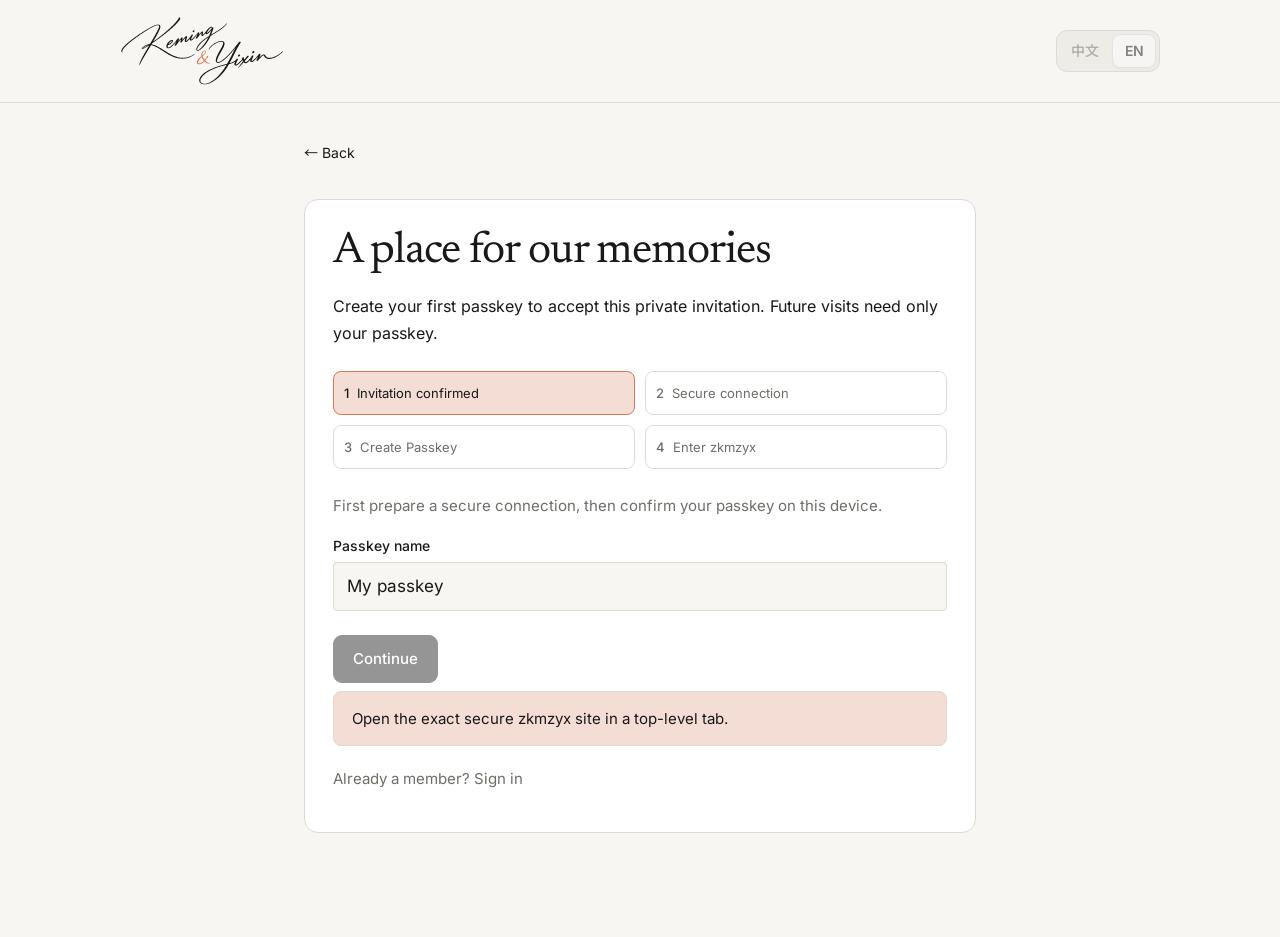
<file: invite.html>
<!doctype html><html lang="en"><head><meta charset="utf-8"><meta name="viewport" content="width=device-width,initial-scale=1"><meta name="referrer" content="no-referrer"><meta name="robots" content="noindex,nofollow,noarchive"><meta http-equiv="Content-Security-Policy" content="default-src 'none'; script-src 'self'; style-src 'self'; connect-src https://zkmzyx-website-dev.zkmzyx.workers.dev; img-src 'self'; font-src 'self'; base-uri 'none'; form-action 'none'; object-src 'none'; frame-src 'none'; upgrade-insecure-requests"><title>zkmzyx · Private invitation</title><link rel="icon" href="/favicon.svg"><link rel="stylesheet" href="/assets/index-sQcVYjP0.css"><link rel="stylesheet" href="/member.css"></head><body class="member-page"><header class="member-header"><a class="member-signature" href="/" aria-label="zkmzyx"><svg class="signature-wordmark" viewBox="302 168 1252 531" role="img" aria-label="Private journal"><path fill="currentColor" fill-rule="evenodd" d="M754 178L756 178L756 179L759 179L759 180L760 180L760 181L761 181L761 183L762 183L762 189L761 189L761 192L760 192L760 194L759 194L759 196L758 196L758 197L757 197L757 199L756 199L756 201L755 201L755 202L754 202L754 204L753 204L753 205L752 205L752 206L751 206L751 207L750 207L750 209L749 209L749 210L748 210L748 211L747 211L747 212L746 212L746 213L745 213L745 214L744 214L744 216L743 216L743 217L742 217L742 218L741 218L741 219L740 219L740 220L739 220L739 221L738 221L738 222L737 222L737 223L736 223L736 225L735 225L735 226L734 226L734 227L733 227L733 228L732 228L732 229L731 229L731 230L730 230L730 231L729 231L729 232L728 232L728 233L727 233L727 234L726 234L726 235L725 235L725 236L724 236L724 237L723 237L723 238L722 238L722 239L721 239L721 240L720 240L720 241L719 241L719 242L718 242L718 243L717 243L717 244L716 244L716 245L714 245L714 246L713 246L713 247L712 247L712 248L711 248L711 249L710 249L710 250L709 250L709 251L708 251L708 252L707 252L707 253L706 253L706 254L705 254L705 255L704 255L704 256L703 256L703 257L702 257L702 258L701 258L701 259L699 259L699 260L698 260L698 261L697 261L697 262L696 262L696 263L695 263L695 264L694 264L694 265L693 265L693 266L692 266L692 267L691 267L691 268L690 268L690 269L689 269L689 270L687 270L687 271L686 271L686 272L685 272L685 273L684 273L684 274L683 274L683 275L681 275L681 276L680 276L680 277L679 277L679 278L678 278L678 279L677 279L677 280L675 280L675 281L674 281L674 282L673 282L673 283L672 283L672 284L671 284L671 285L669 285L669 286L668 286L668 287L667 287L667 288L665 288L665 289L664 289L664 290L663 290L663 291L662 291L662 292L661 292L661 293L659 293L659 294L658 294L658 295L657 295L657 296L656 296L656 297L654 297L654 298L653 298L653 299L652 299L652 300L651 300L651 301L650 301L650 302L648 302L648 303L647 303L647 304L646 304L646 305L644 305L644 306L643 306L643 307L642 307L642 308L640 308L640 309L639 309L639 310L638 310L638 311L636 311L636 312L635 312L635 313L634 313L634 314L633 314L633 315L632 315L632 316L630 316L630 317L629 317L629 318L628 318L628 319L626 319L626 320L625 320L625 321L624 321L624 322L622 322L622 323L621 323L621 324L620 324L620 325L618 325L618 326L617 326L617 327L615 327L615 328L614 328L614 329L613 329L613 330L612 330L612 331L611 331L611 332L609 332L609 333L608 333L608 334L607 334L607 335L605 335L605 336L604 336L604 337L603 337L603 338L601 338L601 339L600 339L600 340L598 340L598 341L597 341L597 342L595 342L595 343L594 343L594 344L593 344L593 345L591 345L591 346L590 346L590 347L589 347L589 348L587 348L587 349L586 349L586 350L585 350L585 351L583 351L583 352L582 352L582 353L581 353L581 354L579 354L579 355L578 355L578 356L576 356L576 357L575 357L575 358L573 358L573 359L572 359L572 360L570 360L570 361L569 361L569 362L568 362L568 363L566 363L566 364L565 364L565 365L564 365L564 366L562 366L562 367L561 367L561 368L559 368L559 369L558 369L558 370L556 370L556 371L554 371L554 372L553 372L553 373L551 373L551 374L550 374L550 375L549 375L549 376L548 376L548 378L547 378L547 379L546 379L546 381L545 381L545 383L544 383L544 384L543 384L543 385L547 385L547 386L552 386L552 387L556 387L556 388L559 388L559 389L562 389L562 390L566 390L566 391L568 391L568 392L571 392L571 393L573 393L573 394L576 394L576 395L578 395L578 396L580 396L580 397L582 397L582 398L584 398L584 399L586 399L586 400L588 400L588 401L590 401L590 402L592 402L592 403L594 403L594 404L595 404L595 405L597 405L597 406L599 406L599 407L601 407L601 408L603 408L603 409L605 409L605 410L607 410L607 411L608 411L608 412L610 412L610 413L612 413L612 414L613 414L613 415L615 415L615 416L616 416L616 417L618 417L618 418L619 418L619 419L621 419L621 420L623 420L623 421L625 421L625 422L626 422L626 423L628 423L628 424L630 424L630 425L631 425L631 426L633 426L633 427L634 427L634 428L636 428L636 429L637 429L637 430L639 430L639 431L641 431L641 432L642 432L642 433L644 433L644 434L645 434L645 435L647 435L647 436L649 436L649 437L650 437L650 438L652 438L652 439L654 439L654 440L655 440L655 441L657 441L657 442L658 442L658 443L660 443L660 444L662 444L662 445L663 445L663 446L665 446L665 447L666 447L666 448L668 448L668 449L669 449L669 450L671 450L671 451L673 451L673 452L675 452L675 453L677 453L677 454L679 454L679 455L680 455L680 456L682 456L682 457L684 457L684 458L686 458L686 459L687 459L687 460L689 460L689 461L691 461L691 462L693 462L693 463L695 463L695 464L697 464L697 465L699 465L699 466L701 466L701 467L703 467L703 468L705 468L705 469L708 469L708 470L710 470L710 471L713 471L713 472L715 472L715 473L717 473L717 474L720 474L720 475L722 475L722 476L725 476L725 477L728 477L728 478L731 478L731 479L734 479L734 480L738 480L738 481L741 481L741 482L745 482L745 483L749 483L749 484L755 484L755 485L761 485L761 486L772 486L772 487L789 487L789 486L801 486L801 485L807 485L807 484L813 484L813 483L818 483L818 482L821 482L821 481L825 481L825 480L828 480L828 479L831 479L831 478L834 478L834 477L837 477L837 476L839 476L839 475L841 475L841 474L844 474L844 473L846 473L846 472L847 472L847 471L849 471L849 470L851 470L851 469L853 469L853 468L855 468L855 467L856 467L856 466L858 466L858 465L859 465L859 464L861 464L861 463L862 463L862 462L863 462L863 461L865 461L865 460L866 460L866 459L867 459L867 458L870 458L870 461L869 461L869 462L868 462L868 463L867 463L867 464L866 464L866 465L865 465L865 466L864 466L864 467L862 467L862 468L861 468L861 469L859 469L859 470L857 470L857 471L856 471L856 472L855 472L855 473L853 473L853 474L852 474L852 475L850 475L850 476L848 476L848 477L846 477L846 478L844 478L844 479L842 479L842 480L840 480L840 481L837 481L837 482L835 482L835 483L832 483L832 484L829 484L829 485L826 485L826 486L823 486L823 487L820 487L820 488L817 488L817 489L813 489L813 490L809 490L809 491L803 491L803 492L797 492L797 493L784 493L784 494L769 494L769 493L758 493L758 492L750 492L750 491L744 491L744 490L740 490L740 489L736 489L736 488L732 488L732 487L728 487L728 486L725 486L725 485L722 485L722 484L718 484L718 483L716 483L716 482L713 482L713 481L710 481L710 480L708 480L708 479L706 479L706 478L703 478L703 477L700 477L700 476L698 476L698 475L696 475L696 474L694 474L694 473L692 473L692 472L690 472L690 471L688 471L688 470L686 470L686 469L684 469L684 468L682 468L682 467L680 467L680 466L678 466L678 465L676 465L676 464L674 464L674 463L672 463L672 462L671 462L671 461L669 461L669 460L667 460L667 459L666 459L666 458L664 458L664 457L662 457L662 456L661 456L661 455L659 455L659 454L658 454L658 453L656 453L656 452L654 452L654 451L652 451L652 450L651 450L651 449L649 449L649 448L648 448L648 447L646 447L646 446L645 446L645 445L643 445L643 444L641 444L641 443L640 443L640 442L638 442L638 441L637 441L637 440L635 440L635 439L634 439L634 438L632 438L632 437L631 437L631 436L629 436L629 435L628 435L628 434L626 434L626 433L625 433L625 432L623 432L623 431L621 431L621 430L620 430L620 429L618 429L618 428L617 428L617 427L615 427L615 426L614 426L614 425L612 425L612 424L611 424L611 423L609 423L609 422L608 422L608 421L606 421L606 420L604 420L604 419L602 419L602 418L601 418L601 417L599 417L599 416L598 416L598 415L596 415L596 414L594 414L594 413L592 413L592 412L591 412L591 411L589 411L589 410L587 410L587 409L585 409L585 408L583 408L583 407L582 407L582 406L580 406L580 405L578 405L578 404L576 404L576 403L574 403L574 402L571 402L571 401L569 401L569 400L567 400L567 399L565 399L565 398L562 398L562 397L559 397L559 396L556 396L556 395L553 395L553 394L551 394L551 393L546 393L546 392L542 392L542 391L539 391L539 392L538 392L538 394L537 394L537 395L536 395L536 397L535 397L535 398L534 398L534 400L533 400L533 402L532 402L532 403L531 403L531 405L530 405L530 407L529 407L529 409L528 409L528 410L527 410L527 412L526 412L526 414L525 414L525 415L524 415L524 417L523 417L523 418L522 418L522 420L521 420L521 421L520 421L520 423L519 423L519 425L518 425L518 426L517 426L517 428L516 428L516 430L515 430L515 432L514 432L514 434L513 434L513 435L512 435L512 437L511 437L511 438L510 438L510 440L509 440L509 442L508 442L508 443L507 443L507 445L506 445L506 447L505 447L505 448L504 448L504 450L503 450L503 451L502 451L502 453L501 453L501 455L500 455L500 457L499 457L499 459L498 459L498 460L497 460L497 462L496 462L496 464L495 464L495 465L494 465L494 467L493 467L493 468L492 468L492 470L491 470L491 471L490 471L490 473L489 473L489 475L488 475L488 477L487 477L487 478L486 478L486 480L485 480L485 482L484 482L484 483L483 483L483 485L482 485L482 487L481 487L481 489L480 489L480 491L479 491L479 492L478 492L478 494L477 494L477 495L476 495L476 497L475 497L475 499L474 499L474 501L473 501L473 502L472 502L472 504L471 504L471 506L470 506L470 508L469 508L469 509L468 509L468 511L467 511L467 513L466 513L466 515L465 515L465 517L464 517L464 519L463 519L463 521L462 521L462 522L461 522L461 524L460 524L460 526L459 526L459 528L458 528L458 530L457 530L457 533L456 533L456 535L455 535L455 537L454 537L454 539L453 539L453 542L452 542L452 543L451 543L451 544L450 544L450 543L449 543L449 540L450 540L450 534L451 534L451 530L452 530L452 527L453 527L453 524L454 524L454 521L455 521L455 519L456 519L456 517L457 517L457 515L458 515L458 512L459 512L459 510L460 510L460 507L461 507L461 505L462 505L462 503L463 503L463 501L464 501L464 500L465 500L465 498L466 498L466 495L467 495L467 493L468 493L468 491L469 491L469 489L470 489L470 487L471 487L471 485L472 485L472 484L473 484L473 482L474 482L474 480L475 480L475 478L476 478L476 476L477 476L477 474L478 474L478 473L479 473L479 471L480 471L480 469L481 469L481 468L482 468L482 466L483 466L483 464L484 464L484 462L485 462L485 460L486 460L486 458L487 458L487 456L488 456L488 455L489 455L489 453L490 453L490 451L491 451L491 450L492 450L492 448L493 448L493 446L494 446L494 444L495 444L495 443L496 443L496 441L497 441L497 439L498 439L498 438L499 438L499 436L500 436L500 434L501 434L501 432L502 432L502 431L503 431L503 429L504 429L504 427L505 427L505 426L506 426L506 424L507 424L507 422L508 422L508 420L509 420L509 418L510 418L510 417L511 417L511 415L512 415L512 414L513 414L513 412L514 412L514 410L515 410L515 408L516 408L516 407L517 407L517 405L518 405L518 403L519 403L519 402L520 402L520 400L521 400L521 398L522 398L522 396L523 396L523 395L524 395L524 393L525 393L525 392L524 392L524 393L522 393L522 394L521 394L521 395L519 395L519 396L518 396L518 397L516 397L516 398L515 398L515 399L513 399L513 400L512 400L512 401L510 401L510 402L508 402L508 403L507 403L507 404L505 404L505 405L504 405L504 406L502 406L502 407L500 407L500 408L498 408L498 409L496 409L496 410L494 410L494 411L492 411L492 412L491 412L491 413L489 413L489 414L487 414L487 415L485 415L485 416L482 416L482 417L479 417L479 418L477 418L477 419L469 419L469 418L468 418L468 413L469 413L469 412L470 412L470 410L471 410L471 409L472 409L472 408L473 408L473 407L475 407L475 406L476 406L476 405L477 405L477 404L478 404L478 403L480 403L480 402L481 402L481 401L483 401L483 400L484 400L484 399L485 399L485 398L487 398L487 397L489 397L489 396L490 396L490 395L492 395L492 394L494 394L494 393L496 393L496 392L498 392L498 391L500 391L500 390L503 390L503 389L505 389L505 388L508 388L508 387L511 387L511 386L513 386L513 385L516 385L516 384L519 384L519 383L522 383L522 382L526 382L526 381L528 381L528 380L530 380L530 379L532 379L532 378L533 378L533 377L534 377L534 376L535 376L535 374L536 374L536 372L537 372L537 370L538 370L538 369L539 369L539 367L540 367L540 365L541 365L541 363L542 363L542 362L543 362L543 360L544 360L544 358L545 358L545 357L546 357L546 355L547 355L547 353L548 353L548 351L549 351L549 350L550 350L550 348L551 348L551 346L552 346L552 344L553 344L553 343L554 343L554 341L555 341L555 339L556 339L556 337L557 337L557 336L558 336L558 334L559 334L559 332L560 332L560 330L561 330L561 328L562 328L562 327L563 327L563 325L564 325L564 323L565 323L565 321L566 321L566 320L567 320L567 318L568 318L568 316L569 316L569 315L570 315L570 313L571 313L571 311L572 311L572 309L573 309L573 307L574 307L574 306L575 306L575 304L576 304L576 302L577 302L577 300L578 300L578 298L579 298L579 297L580 297L580 294L581 294L581 293L582 293L582 291L583 291L583 289L584 289L584 287L585 287L585 286L586 286L586 284L587 284L587 282L588 282L588 279L589 279L589 277L590 277L590 275L591 275L591 273L592 273L592 272L593 272L593 269L594 269L594 267L595 267L595 265L596 265L596 262L597 262L597 260L598 260L598 256L599 256L599 252L600 252L600 244L599 244L599 242L598 242L598 241L597 241L597 240L596 240L596 239L592 239L592 238L588 238L588 239L583 239L583 240L578 240L578 241L575 241L575 242L572 242L572 243L570 243L570 244L567 244L567 245L565 245L565 246L563 246L563 247L561 247L561 248L559 248L559 249L557 249L557 250L555 250L555 251L553 251L553 252L551 252L551 253L549 253L549 254L547 254L547 255L545 255L545 256L543 256L543 257L541 257L541 258L539 258L539 259L538 259L538 260L535 260L535 261L534 261L534 262L532 262L532 263L530 263L530 264L529 264L529 265L527 265L527 266L525 266L525 267L524 267L524 268L522 268L522 269L521 269L521 270L519 270L519 271L517 271L517 272L515 272L515 273L513 273L513 274L512 274L512 275L510 275L510 276L509 276L509 277L507 277L507 278L505 278L505 279L504 279L504 280L502 280L502 281L501 281L501 282L499 282L499 283L498 283L498 284L496 284L496 285L495 285L495 286L493 286L493 287L492 287L492 288L490 288L490 289L488 289L488 290L487 290L487 291L485 291L485 292L483 292L483 293L482 293L482 294L481 294L481 295L479 295L479 296L478 296L478 297L476 297L476 298L475 298L475 299L473 299L473 300L472 300L472 301L470 301L470 302L469 302L469 303L467 303L467 304L466 304L466 305L464 305L464 306L463 306L463 307L461 307L461 308L459 308L459 309L458 309L458 310L457 310L457 311L455 311L455 312L454 312L454 313L452 313L452 314L451 314L451 315L450 315L450 316L448 316L448 317L447 317L447 318L445 318L445 319L444 319L444 320L443 320L443 321L441 321L441 322L440 322L440 323L438 323L438 324L437 324L437 325L435 325L435 326L434 326L434 327L433 327L433 328L431 328L431 329L430 329L430 330L428 330L428 331L427 331L427 332L426 332L426 333L424 333L424 334L423 334L423 335L422 335L422 336L420 336L420 337L419 337L419 338L417 338L417 339L416 339L416 340L415 340L415 341L413 341L413 342L412 342L412 343L411 343L411 344L409 344L409 345L408 345L408 346L407 346L407 347L405 347L405 348L404 348L404 349L403 349L403 350L402 350L402 351L400 351L400 352L399 352L399 353L398 353L398 354L396 354L396 355L395 355L395 356L393 356L393 357L392 357L392 358L391 358L391 359L390 359L390 360L388 360L388 361L387 361L387 362L386 362L386 363L385 363L385 364L384 364L384 365L383 365L383 366L381 366L381 367L380 367L380 368L379 368L379 369L378 369L378 370L376 370L376 371L375 371L375 372L374 372L374 373L372 373L372 374L371 374L371 375L370 375L370 376L369 376L369 377L368 377L368 378L367 378L367 379L366 379L366 380L365 380L365 381L364 381L364 382L363 382L363 383L361 383L361 384L360 384L360 385L359 385L359 386L358 386L358 387L357 387L357 388L356 388L356 389L355 389L355 390L354 390L354 391L353 391L353 392L352 392L352 393L351 393L351 394L350 394L350 395L349 395L349 396L348 396L348 397L347 397L347 398L346 398L346 399L345 399L345 400L344 400L344 401L343 401L343 402L342 402L342 403L341 403L341 404L340 404L340 405L339 405L339 406L338 406L338 407L337 407L337 408L336 408L336 409L335 409L335 411L334 411L334 412L333 412L333 413L332 413L332 414L331 414L331 416L330 416L330 417L329 417L329 418L328 418L328 420L327 420L327 421L326 421L326 422L325 422L325 424L324 424L324 426L323 426L323 428L322 428L322 430L321 430L321 433L320 433L320 436L319 436L319 441L320 441L320 443L321 443L321 445L319 445L319 446L318 446L318 445L316 445L316 444L315 444L315 443L314 443L314 442L313 442L313 440L312 440L312 430L313 430L313 427L314 427L314 425L315 425L315 423L316 423L316 421L317 421L317 419L318 419L318 418L319 418L319 416L320 416L320 415L321 415L321 413L322 413L322 412L323 412L323 410L324 410L324 409L325 409L325 408L326 408L326 406L327 406L327 405L328 405L328 404L329 404L329 403L330 403L330 402L331 402L331 401L332 401L332 400L333 400L333 399L334 399L334 398L335 398L335 397L336 397L336 396L337 396L337 395L338 395L338 394L339 394L339 393L340 393L340 392L341 392L341 391L342 391L342 390L343 390L343 389L344 389L344 388L345 388L345 387L346 387L346 386L347 386L347 385L348 385L348 384L349 384L349 383L350 383L350 382L352 382L352 381L353 381L353 380L354 380L354 379L355 379L355 378L356 378L356 377L357 377L357 376L358 376L358 375L359 375L359 374L360 374L360 373L362 373L362 372L363 372L363 371L364 371L364 370L365 370L365 369L366 369L366 368L368 368L368 367L369 367L369 366L370 366L370 365L371 365L371 364L372 364L372 363L374 363L374 362L375 362L375 361L376 361L376 360L377 360L377 359L378 359L378 358L380 358L380 357L381 357L381 356L383 356L383 355L384 355L384 354L385 354L385 353L386 353L386 352L388 352L388 351L389 351L389 350L390 350L390 349L391 349L391 348L393 348L393 347L394 347L394 346L396 346L396 345L397 345L397 344L398 344L398 343L400 343L400 342L401 342L401 341L402 341L402 340L404 340L404 339L405 339L405 338L406 338L406 337L408 337L408 336L409 336L409 335L411 335L411 334L412 334L412 333L413 333L413 332L415 332L415 331L416 331L416 330L417 330L417 329L419 329L419 328L420 328L420 327L421 327L421 326L423 326L423 325L424 325L424 324L426 324L426 323L427 323L427 322L429 322L429 321L430 321L430 320L431 320L431 319L433 319L433 318L434 318L434 317L436 317L436 316L437 316L437 315L438 315L438 314L440 314L440 313L441 313L441 312L443 312L443 311L444 311L444 310L446 310L446 309L447 309L447 308L449 308L449 307L451 307L451 306L452 306L452 305L453 305L453 304L455 304L455 303L456 303L456 302L458 302L458 301L460 301L460 300L461 300L461 299L463 299L463 298L464 298L464 297L466 297L466 296L467 296L467 295L469 295L469 294L470 294L470 293L472 293L472 292L473 292L473 291L475 291L475 290L476 290L476 289L478 289L478 288L480 288L480 287L481 287L481 286L483 286L483 285L484 285L484 284L486 284L486 283L487 283L487 282L489 282L489 281L491 281L491 280L492 280L492 279L494 279L494 278L496 278L496 277L498 277L498 276L499 276L499 275L501 275L501 274L502 274L502 273L504 273L504 272L506 272L506 271L507 271L507 270L509 270L509 269L511 269L511 268L512 268L512 267L514 267L514 266L516 266L516 265L517 265L517 264L519 264L519 263L521 263L521 262L523 262L523 261L525 261L525 260L526 260L526 259L528 259L528 258L530 258L530 257L532 257L532 256L534 256L534 255L535 255L535 254L537 254L537 253L539 253L539 252L541 252L541 251L543 251L543 250L545 250L545 249L547 249L547 248L549 248L549 247L551 247L551 246L553 246L553 245L556 245L556 244L558 244L558 243L560 243L560 242L563 242L563 241L565 241L565 240L567 240L567 239L569 239L569 238L572 238L572 237L576 237L576 236L579 236L579 235L583 235L583 234L589 234L589 233L595 233L595 234L601 234L601 235L603 235L603 236L604 236L604 237L606 237L606 238L607 238L607 240L608 240L608 241L609 241L609 244L610 244L610 256L609 256L609 260L608 260L608 263L607 263L607 267L606 267L606 269L605 269L605 272L604 272L604 274L603 274L603 276L602 276L602 278L601 278L601 281L600 281L600 283L599 283L599 285L598 285L598 287L597 287L597 289L596 289L596 292L595 292L595 294L594 294L594 296L593 296L593 298L592 298L592 300L591 300L591 302L590 302L590 304L589 304L589 305L588 305L588 307L587 307L587 309L586 309L586 310L585 310L585 312L584 312L584 314L583 314L583 316L582 316L582 318L581 318L581 319L580 319L580 321L579 321L579 323L578 323L578 325L577 325L577 326L576 326L576 328L575 328L575 330L574 330L574 332L573 332L573 334L572 334L572 335L571 335L571 337L570 337L570 338L569 338L569 340L568 340L568 342L567 342L567 343L566 343L566 345L565 345L565 347L564 347L564 349L563 349L563 351L562 351L562 352L561 352L561 354L560 354L560 356L559 356L559 358L558 358L558 360L557 360L557 361L556 361L556 363L557 363L557 362L558 362L558 361L560 361L560 360L561 360L561 359L563 359L563 358L564 358L564 357L565 357L565 356L567 356L567 355L568 355L568 354L569 354L569 353L571 353L571 352L572 352L572 351L574 351L574 350L575 350L575 349L576 349L576 348L578 348L578 347L579 347L579 346L581 346L581 345L582 345L582 344L583 344L583 343L585 343L585 342L586 342L586 341L587 341L587 340L589 340L589 339L590 339L590 338L591 338L591 337L593 337L593 336L594 336L594 335L595 335L595 334L596 334L596 333L597 333L597 332L599 332L599 331L600 331L600 330L602 330L602 329L603 329L603 328L604 328L604 327L605 327L605 326L606 326L606 325L608 325L608 324L609 324L609 323L611 323L611 322L612 322L612 321L613 321L613 320L614 320L614 319L615 319L615 318L617 318L617 317L618 317L618 316L619 316L619 315L621 315L621 314L622 314L622 313L623 313L623 312L624 312L624 311L625 311L625 310L627 310L627 309L628 309L628 308L629 308L629 307L630 307L630 306L632 306L632 305L633 305L633 304L634 304L634 303L635 303L635 302L637 302L637 301L638 301L638 300L639 300L639 299L640 299L640 298L641 298L641 297L643 297L643 296L644 296L644 295L645 295L645 294L646 294L646 293L647 293L647 292L648 292L648 291L650 291L650 290L651 290L651 289L652 289L652 288L653 288L653 287L654 287L654 286L656 286L656 285L657 285L657 284L658 284L658 283L659 283L659 282L660 282L660 281L661 281L661 280L662 280L662 279L663 279L663 278L664 278L664 277L665 277L665 276L667 276L667 275L668 275L668 274L669 274L669 273L670 273L670 272L671 272L671 271L672 271L672 270L674 270L674 269L675 269L675 268L676 268L676 267L677 267L677 266L678 266L678 265L679 265L679 264L680 264L680 263L681 263L681 262L682 262L682 261L683 261L683 260L684 260L684 259L685 259L685 258L687 258L687 257L688 257L688 256L689 256L689 255L690 255L690 254L691 254L691 253L692 253L692 252L693 252L693 251L694 251L694 250L695 250L695 249L696 249L696 248L697 248L697 247L698 247L698 246L699 246L699 245L700 245L700 244L701 244L701 243L702 243L702 242L703 242L703 241L704 241L704 240L705 240L705 239L706 239L706 238L707 238L707 237L708 237L708 236L709 236L709 235L710 235L710 234L711 234L711 233L712 233L712 232L713 232L713 231L714 231L714 229L715 229L715 228L716 228L716 227L717 227L717 226L719 226L719 225L720 225L720 224L721 224L721 223L722 223L722 222L723 222L723 220L724 220L724 219L725 219L725 218L726 218L726 217L727 217L727 215L728 215L728 214L729 214L729 213L730 213L730 212L731 212L731 211L732 211L732 210L733 210L733 208L734 208L734 207L735 207L735 206L736 206L736 205L737 205L737 204L738 204L738 202L739 202L739 201L740 201L740 199L741 199L741 198L742 198L742 196L743 196L743 195L744 195L744 194L745 194L745 192L746 192L746 191L747 191L747 189L748 189L748 187L749 187L749 185L750 185L750 183L751 183L751 180L752 180L752 179L754 179ZM1114 224L1116 224L1116 225L1117 225L1117 228L1116 228L1116 230L1115 230L1115 232L1114 232L1114 233L1113 233L1113 234L1112 234L1112 236L1111 236L1111 237L1110 237L1110 238L1109 238L1109 239L1108 239L1108 240L1107 240L1107 241L1106 241L1106 242L1105 242L1105 243L1104 243L1104 244L1103 244L1103 245L1102 245L1102 246L1101 246L1101 247L1100 247L1100 248L1099 248L1099 249L1098 249L1098 250L1097 250L1097 251L1096 251L1096 252L1095 252L1095 253L1094 253L1094 254L1093 254L1093 255L1092 255L1092 256L1090 256L1090 257L1089 257L1089 258L1088 258L1088 259L1086 259L1086 260L1085 260L1085 261L1084 261L1084 262L1083 262L1083 263L1081 263L1081 264L1080 264L1080 265L1079 265L1079 266L1078 266L1078 267L1076 267L1076 268L1075 268L1075 269L1074 269L1074 270L1072 270L1072 271L1071 271L1071 272L1069 272L1069 273L1068 273L1068 274L1066 274L1066 275L1064 275L1064 276L1063 276L1063 277L1062 277L1062 278L1060 278L1060 279L1059 279L1059 280L1058 280L1058 281L1056 281L1056 282L1055 282L1055 283L1053 283L1053 284L1052 284L1052 285L1050 285L1050 286L1048 286L1048 287L1046 287L1046 288L1045 288L1045 289L1043 289L1043 290L1042 290L1042 291L1040 291L1040 292L1039 292L1039 293L1037 293L1037 294L1035 294L1035 295L1034 295L1034 296L1032 296L1032 297L1031 297L1031 298L1029 298L1029 299L1028 299L1028 300L1026 300L1026 301L1024 301L1024 302L1023 302L1023 303L1021 303L1021 304L1020 304L1020 305L1018 305L1018 306L1016 306L1016 307L1014 307L1014 308L1012 308L1012 309L1011 309L1011 310L1009 310L1009 311L1008 311L1008 312L1006 312L1006 313L1004 313L1004 314L1003 314L1003 315L1001 315L1001 316L1000 316L1000 317L998 317L998 318L997 318L997 319L995 319L995 320L994 320L994 321L993 321L993 323L992 323L992 325L991 325L991 327L990 327L990 329L989 329L989 331L988 331L988 334L987 334L987 336L986 336L986 337L985 337L985 339L984 339L984 341L983 341L983 343L982 343L982 345L981 345L981 347L980 347L980 348L979 348L979 350L978 350L978 352L977 352L977 353L976 353L976 355L975 355L975 356L974 356L974 358L973 358L973 359L972 359L972 361L971 361L971 363L970 363L970 364L969 364L969 366L968 366L968 367L967 367L967 369L966 369L966 370L965 370L965 372L964 372L964 373L963 373L963 375L962 375L962 376L961 376L961 377L960 377L960 379L959 379L959 380L958 380L958 381L957 381L957 383L956 383L956 384L955 384L955 385L954 385L954 386L953 386L953 388L952 388L952 389L951 389L951 390L950 390L950 391L949 391L949 393L948 393L948 394L947 394L947 395L946 395L946 396L945 396L945 397L944 397L944 399L943 399L943 400L942 400L942 401L941 401L941 402L940 402L940 403L939 403L939 404L938 404L938 405L937 405L937 406L936 406L936 407L935 407L935 408L934 408L934 409L933 409L933 410L932 410L932 411L931 411L931 412L930 412L930 413L929 413L929 414L928 414L928 415L927 415L927 416L926 416L926 417L924 417L924 418L923 418L923 419L922 419L922 420L921 420L921 421L919 421L919 422L918 422L918 423L917 423L917 424L915 424L915 425L914 425L914 426L912 426L912 427L911 427L911 428L909 428L909 429L908 429L908 430L906 430L906 431L903 431L903 432L901 432L901 433L896 433L896 434L893 434L893 433L890 433L890 432L888 432L888 431L887 431L887 429L886 429L886 427L885 427L885 417L886 417L886 413L887 413L887 410L888 410L888 407L889 407L889 405L890 405L890 404L891 404L891 402L892 402L892 400L893 400L893 398L894 398L894 396L895 396L895 395L896 395L896 393L897 393L897 392L898 392L898 390L899 390L899 389L900 389L900 388L901 388L901 387L902 387L902 385L903 385L903 384L904 384L904 382L905 382L905 381L906 381L906 380L907 380L907 379L908 379L908 378L909 378L909 377L910 377L910 376L911 376L911 375L912 375L912 374L913 374L913 373L914 373L914 372L915 372L915 371L916 371L916 370L917 370L917 369L918 369L918 368L919 368L919 367L920 367L920 366L921 366L921 365L922 365L922 364L923 364L923 363L924 363L924 362L925 362L925 361L926 361L926 360L927 360L927 359L928 359L928 358L930 358L930 357L931 357L931 356L932 356L932 355L934 355L934 354L935 354L935 353L936 353L936 352L937 352L937 351L938 351L938 350L940 350L940 349L941 349L941 348L942 348L942 347L944 347L944 346L945 346L945 345L946 345L946 344L948 344L948 343L949 343L949 342L950 342L950 341L952 341L952 340L953 340L953 339L954 339L954 338L956 338L956 337L957 337L957 336L959 336L959 335L960 335L960 334L962 334L962 333L963 333L963 332L965 332L965 331L966 331L966 330L967 330L967 329L969 329L969 328L970 328L970 327L972 327L972 326L973 326L973 325L975 325L975 324L977 324L977 323L979 323L979 322L981 322L981 321L982 321L982 319L983 319L983 316L984 316L984 314L985 314L985 312L986 312L986 309L987 309L987 307L988 307L988 305L989 305L989 302L990 302L990 300L991 300L991 297L992 297L992 295L993 295L993 292L994 292L994 290L995 290L995 287L996 287L996 284L997 284L997 281L998 281L998 279L999 279L999 277L998 277L998 278L997 278L997 280L996 280L996 281L995 281L995 282L994 282L994 283L993 283L993 284L992 284L992 285L991 285L991 287L990 287L990 288L989 288L989 289L988 289L988 290L987 290L987 291L986 291L986 292L985 292L985 293L984 293L984 294L983 294L983 295L982 295L982 296L980 296L980 297L979 297L979 298L978 298L978 299L977 299L977 300L976 300L976 301L974 301L974 302L973 302L973 303L971 303L971 304L970 304L970 305L968 305L968 306L965 306L965 307L960 307L960 306L958 306L958 305L957 305L957 304L956 304L956 301L955 301L955 300L956 300L956 299L955 299L955 300L954 300L954 301L953 301L953 302L952 302L952 303L951 303L951 304L950 304L950 305L949 305L949 306L948 306L948 308L947 308L947 309L946 309L946 310L945 310L945 311L944 311L944 312L943 312L943 313L942 313L942 314L941 314L941 315L940 315L940 316L939 316L939 317L938 317L938 318L936 318L936 319L934 319L934 320L927 320L927 319L926 319L926 318L925 318L925 317L924 317L924 315L923 315L923 306L924 306L924 300L925 300L925 297L924 297L924 298L923 298L923 300L922 300L922 301L920 301L920 302L919 302L919 304L918 304L918 305L917 305L917 306L916 306L916 307L915 307L915 308L914 308L914 309L913 309L913 311L912 311L912 312L911 312L911 313L910 313L910 314L909 314L909 316L908 316L908 317L907 317L907 319L906 319L906 320L905 320L905 321L904 321L904 322L903 322L903 324L902 324L902 325L901 325L901 326L900 326L900 328L899 328L899 329L898 329L898 330L897 330L897 332L896 332L896 333L895 333L895 334L894 334L894 336L893 336L893 337L892 337L892 338L891 338L891 339L890 339L890 340L887 340L887 341L885 341L885 340L883 340L883 339L882 339L882 338L881 338L881 335L882 335L882 333L883 333L883 330L884 330L884 328L885 328L885 326L886 326L886 324L887 324L887 321L888 321L888 319L889 319L889 317L890 317L890 315L891 315L891 313L892 313L892 311L893 311L893 310L891 310L891 311L890 311L890 312L889 312L889 313L888 313L888 314L887 314L887 316L886 316L886 317L885 317L885 318L884 318L884 319L883 319L883 320L882 320L882 322L881 322L881 323L880 323L880 324L879 324L879 325L878 325L878 326L877 326L877 328L876 328L876 329L875 329L875 330L874 330L874 331L873 331L873 332L872 332L872 334L871 334L871 335L870 335L870 336L869 336L869 337L868 337L868 338L867 338L867 339L866 339L866 340L865 340L865 341L864 341L864 342L863 342L863 343L862 343L862 344L861 344L861 345L860 345L860 346L859 346L859 347L858 347L858 348L857 348L857 349L856 349L856 350L855 350L855 351L854 351L854 352L852 352L852 353L851 353L851 354L849 354L849 355L846 355L846 356L838 356L838 355L836 355L836 354L835 354L835 352L834 352L834 343L835 343L835 341L834 341L834 342L833 342L833 344L832 344L832 345L831 345L831 346L830 346L830 347L829 347L829 348L828 348L828 350L827 350L827 351L826 351L826 352L825 352L825 353L824 353L824 354L823 354L823 355L822 355L822 356L821 356L821 357L820 357L820 358L819 358L819 359L818 359L818 360L817 360L817 361L816 361L816 362L815 362L815 363L814 363L814 364L812 364L812 365L810 365L810 366L808 366L808 367L802 367L802 366L800 366L800 365L799 365L799 364L798 364L798 363L797 363L797 359L796 359L796 355L797 355L797 349L798 349L798 345L799 345L799 341L800 341L800 337L801 337L801 334L800 334L800 336L799 336L799 337L798 337L798 338L797 338L797 339L796 339L796 340L795 340L795 341L794 341L794 342L793 342L793 343L792 343L792 345L791 345L791 346L790 346L790 347L789 347L789 348L788 348L788 350L787 350L787 351L786 351L786 352L785 352L785 353L784 353L784 354L783 354L783 356L782 356L782 357L781 357L781 358L780 358L780 360L779 360L779 361L778 361L778 362L777 362L777 364L776 364L776 365L775 365L775 366L774 366L774 368L773 368L773 369L772 369L772 370L771 370L771 371L765 371L765 370L764 370L764 369L763 369L763 364L764 364L764 359L765 359L765 355L766 355L766 351L767 351L767 348L768 348L768 345L767 345L767 346L766 346L766 348L765 348L765 349L764 349L764 350L763 350L763 351L762 351L762 352L761 352L761 353L760 353L760 354L759 354L759 355L758 355L758 357L757 357L757 358L756 358L756 359L755 359L755 360L754 360L754 362L753 362L753 363L752 363L752 364L751 364L751 366L750 366L750 367L749 367L749 368L748 368L748 370L747 370L747 371L746 371L746 372L745 372L745 373L744 373L744 374L743 374L743 376L742 376L742 377L741 377L741 379L740 379L740 380L739 380L739 381L738 381L738 383L737 383L737 384L736 384L736 385L735 385L735 387L734 387L734 388L733 388L733 389L732 389L732 390L731 390L731 392L730 392L730 393L729 393L729 394L728 394L728 395L726 395L726 396L721 396L721 395L720 395L720 394L719 394L719 391L720 391L720 388L721 388L721 386L722 386L722 383L723 383L723 381L724 381L724 379L725 379L725 377L726 377L726 375L727 375L727 373L728 373L728 371L729 371L729 369L730 369L730 367L731 367L731 365L732 365L732 364L731 364L731 365L730 365L730 366L729 366L729 367L728 367L728 368L727 368L727 369L726 369L726 370L725 370L725 371L724 371L724 373L723 373L723 374L722 374L722 375L721 375L721 376L720 376L720 378L719 378L719 379L718 379L718 380L717 380L717 382L716 382L716 383L715 383L715 384L714 384L714 385L713 385L713 386L712 386L712 387L711 387L711 388L710 388L710 389L709 389L709 390L708 390L708 391L707 391L707 393L706 393L706 394L705 394L705 395L704 395L704 396L703 396L703 397L702 397L702 398L700 398L700 399L699 399L699 400L698 400L698 401L697 401L697 402L696 402L696 403L695 403L695 404L693 404L693 405L692 405L692 406L691 406L691 407L690 407L690 408L688 408L688 409L687 409L687 410L685 410L685 411L682 411L682 412L680 412L680 413L677 413L677 414L673 414L673 415L668 415L668 414L664 414L664 413L662 413L662 412L661 412L661 411L660 411L660 410L659 410L659 409L658 409L658 407L657 407L657 404L656 404L656 394L657 394L657 390L658 390L658 387L659 387L659 385L660 385L660 382L661 382L661 380L662 380L662 379L663 379L663 377L664 377L664 376L665 376L665 374L666 374L666 373L667 373L667 372L668 372L668 370L669 370L669 369L670 369L670 368L671 368L671 367L672 367L672 366L673 366L673 365L674 365L674 364L675 364L675 363L676 363L676 362L677 362L677 361L678 361L678 360L680 360L680 359L681 359L681 358L682 358L682 357L684 357L684 356L685 356L685 355L687 355L687 354L689 354L689 353L691 353L691 352L693 352L693 351L703 351L703 352L704 352L704 353L705 353L705 354L706 354L706 361L705 361L705 364L704 364L704 366L703 366L703 368L702 368L702 369L701 369L701 370L700 370L700 371L699 371L699 372L698 372L698 373L697 373L697 374L696 374L696 375L695 375L695 376L694 376L694 377L693 377L693 378L692 378L692 379L691 379L691 380L690 380L690 381L689 381L689 382L688 382L688 383L686 383L686 384L685 384L685 385L683 385L683 386L681 386L681 387L679 387L679 388L675 388L675 389L669 389L669 390L668 390L668 393L667 393L667 397L666 397L666 404L667 404L667 407L669 407L669 408L675 408L675 407L678 407L678 406L680 406L680 405L682 405L682 404L684 404L684 403L685 403L685 402L687 402L687 401L688 401L688 400L690 400L690 399L691 399L691 398L692 398L692 397L693 397L693 396L694 396L694 395L695 395L695 394L696 394L696 393L697 393L697 392L699 392L699 391L700 391L700 390L701 390L701 389L702 389L702 388L703 388L703 387L704 387L704 386L705 386L705 385L706 385L706 384L707 384L707 383L708 383L708 382L709 382L709 381L710 381L710 379L711 379L711 378L712 378L712 377L713 377L713 376L714 376L714 375L715 375L715 374L716 374L716 373L717 373L717 372L718 372L718 371L719 371L719 369L720 369L720 368L721 368L721 367L722 367L722 366L723 366L723 365L724 365L724 364L725 364L725 362L726 362L726 361L727 361L727 359L728 359L728 358L729 358L729 357L730 357L730 356L731 356L731 354L732 354L732 353L733 353L733 352L734 352L734 351L735 351L735 350L736 350L736 348L737 348L737 347L738 347L738 345L739 345L739 344L740 344L740 343L741 343L741 341L742 341L742 340L744 340L744 339L745 339L745 338L750 338L750 339L751 339L751 340L752 340L752 347L751 347L751 350L750 350L750 352L749 352L749 355L748 355L748 357L747 357L747 358L746 358L746 360L745 360L745 362L746 362L746 361L747 361L747 360L748 360L748 358L749 358L749 357L750 357L750 356L751 356L751 354L752 354L752 353L753 353L753 352L754 352L754 351L755 351L755 350L756 350L756 348L757 348L757 347L758 347L758 346L759 346L759 345L760 345L760 344L761 344L761 343L762 343L762 342L763 342L763 341L764 341L764 340L765 340L765 339L766 339L766 337L767 337L767 336L769 336L769 335L770 335L770 334L771 334L771 333L773 333L773 332L778 332L778 333L779 333L779 334L780 334L780 343L779 343L779 347L778 347L778 351L779 351L779 350L780 350L780 349L781 349L781 347L782 347L782 346L783 346L783 345L784 345L784 344L785 344L785 343L786 343L786 341L787 341L787 340L788 340L788 339L789 339L789 338L790 338L790 337L791 337L791 336L792 336L792 335L793 335L793 333L794 333L794 332L795 332L795 331L796 331L796 330L797 330L797 329L798 329L798 328L799 328L799 327L800 327L800 326L801 326L801 325L802 325L802 324L803 324L803 323L805 323L805 322L811 322L811 323L813 323L813 325L814 325L814 332L813 332L813 336L812 336L812 339L811 339L811 342L810 342L810 345L809 345L809 349L808 349L808 353L807 353L807 358L806 358L806 359L809 359L809 358L810 358L810 357L812 357L812 356L813 356L813 355L814 355L814 354L815 354L815 353L816 353L816 352L817 352L817 351L818 351L818 350L819 350L819 349L820 349L820 348L821 348L821 347L822 347L822 346L823 346L823 344L824 344L824 343L825 343L825 342L826 342L826 341L827 341L827 340L828 340L828 339L829 339L829 338L830 338L830 336L831 336L831 335L832 335L832 334L833 334L833 333L834 333L834 331L835 331L835 330L836 330L836 329L837 329L837 328L838 328L838 326L839 326L839 325L840 325L840 324L841 324L841 323L842 323L842 321L843 321L843 320L844 320L844 318L845 318L845 316L846 316L846 314L847 314L847 313L848 313L848 312L849 312L849 311L850 311L850 310L853 310L853 309L855 309L855 310L857 310L857 311L858 311L858 317L857 317L857 319L856 319L856 321L855 321L855 323L854 323L854 325L853 325L853 327L852 327L852 329L851 329L851 331L850 331L850 333L849 333L849 335L848 335L848 338L847 338L847 340L846 340L846 342L845 342L845 346L844 346L844 348L846 348L846 347L848 347L848 346L849 346L849 345L851 345L851 344L852 344L852 343L853 343L853 342L855 342L855 341L856 341L856 340L857 340L857 339L858 339L858 338L859 338L859 337L860 337L860 336L861 336L861 335L862 335L862 334L863 334L863 333L864 333L864 332L865 332L865 331L866 331L866 330L867 330L867 329L868 329L868 328L869 328L869 327L870 327L870 325L871 325L871 324L872 324L872 323L873 323L873 322L874 322L874 321L875 321L875 320L876 320L876 319L877 319L877 318L878 318L878 317L879 317L879 316L880 316L880 315L881 315L881 314L882 314L882 313L883 313L883 312L884 312L884 310L885 310L885 309L886 309L886 308L887 308L887 307L888 307L888 305L889 305L889 304L890 304L890 303L891 303L891 302L892 302L892 301L893 301L893 299L894 299L894 298L895 298L895 297L896 297L896 296L897 296L897 295L898 295L898 294L900 294L900 293L905 293L905 294L906 294L906 295L907 295L907 303L906 303L906 306L905 306L905 308L904 308L904 310L903 310L903 313L904 313L904 311L905 311L905 310L906 310L906 309L907 309L907 307L908 307L908 306L909 306L909 305L910 305L910 304L911 304L911 303L912 303L912 301L913 301L913 300L914 300L914 299L915 299L915 298L916 298L916 297L917 297L917 296L918 296L918 295L919 295L919 294L920 294L920 293L921 293L921 292L922 292L922 291L923 291L923 290L924 290L924 289L926 289L926 288L927 288L927 287L929 287L929 286L933 286L933 287L934 287L934 288L935 288L935 289L936 289L936 298L935 298L935 303L934 303L934 307L933 307L933 312L934 312L934 311L935 311L935 310L937 310L937 309L938 309L938 308L939 308L939 307L940 307L940 306L941 306L941 305L942 305L942 304L943 304L943 303L944 303L944 302L945 302L945 301L946 301L946 300L947 300L947 299L948 299L948 298L949 298L949 297L950 297L950 295L951 295L951 294L952 294L952 293L953 293L953 291L954 291L954 290L955 290L955 289L956 289L956 288L957 288L957 287L958 287L958 285L959 285L959 284L960 284L960 283L961 283L961 282L962 282L962 280L963 280L963 279L964 279L964 277L965 277L965 276L966 276L966 275L967 275L967 273L968 273L968 272L969 272L969 271L970 271L970 270L971 270L971 269L972 269L972 267L973 267L973 266L974 266L974 265L975 265L975 264L976 264L976 263L977 263L977 262L978 262L978 261L979 261L979 260L980 260L980 259L982 259L982 258L983 258L983 257L984 257L984 256L986 256L986 255L987 255L987 254L989 254L989 253L991 253L991 252L994 252L994 251L997 251L997 250L1003 250L1003 251L1005 251L1005 252L1006 252L1006 253L1007 253L1007 254L1008 254L1008 255L1013 255L1013 256L1014 256L1014 257L1015 257L1015 263L1014 263L1014 267L1013 267L1013 270L1012 270L1012 273L1011 273L1011 276L1010 276L1010 279L1009 279L1009 282L1008 282L1008 285L1007 285L1007 288L1006 288L1006 291L1005 291L1005 293L1004 293L1004 296L1003 296L1003 299L1002 299L1002 302L1001 302L1001 304L1000 304L1000 307L999 307L999 309L998 309L998 310L1000 310L1000 309L1001 309L1001 308L1003 308L1003 307L1005 307L1005 306L1006 306L1006 305L1008 305L1008 304L1010 304L1010 303L1012 303L1012 302L1013 302L1013 301L1015 301L1015 300L1016 300L1016 299L1018 299L1018 298L1020 298L1020 297L1021 297L1021 296L1023 296L1023 295L1024 295L1024 294L1026 294L1026 293L1028 293L1028 292L1030 292L1030 291L1031 291L1031 290L1032 290L1032 289L1034 289L1034 288L1035 288L1035 287L1037 287L1037 286L1039 286L1039 285L1040 285L1040 284L1042 284L1042 283L1044 283L1044 282L1045 282L1045 281L1047 281L1047 280L1048 280L1048 279L1049 279L1049 278L1051 278L1051 277L1053 277L1053 276L1055 276L1055 275L1056 275L1056 274L1058 274L1058 273L1059 273L1059 272L1061 272L1061 271L1062 271L1062 270L1063 270L1063 269L1065 269L1065 268L1066 268L1066 267L1067 267L1067 266L1069 266L1069 265L1070 265L1070 264L1072 264L1072 263L1073 263L1073 262L1074 262L1074 261L1076 261L1076 260L1077 260L1077 259L1079 259L1079 258L1080 258L1080 257L1081 257L1081 256L1082 256L1082 255L1084 255L1084 254L1085 254L1085 253L1086 253L1086 252L1088 252L1088 251L1089 251L1089 250L1090 250L1090 249L1092 249L1092 248L1093 248L1093 247L1094 247L1094 246L1095 246L1095 245L1096 245L1096 244L1097 244L1097 243L1098 243L1098 242L1099 242L1099 241L1100 241L1100 240L1101 240L1101 239L1102 239L1102 238L1103 238L1103 237L1105 237L1105 236L1106 236L1106 235L1107 235L1107 233L1108 233L1108 232L1109 232L1109 231L1110 231L1110 230L1111 230L1111 229L1112 229L1112 227L1113 227L1113 225L1114 225ZM997 256L997 257L995 257L995 258L994 258L994 259L993 259L993 260L991 260L991 261L990 261L990 262L989 262L989 263L988 263L988 264L987 264L987 265L986 265L986 266L985 266L985 267L984 267L984 269L983 269L983 270L982 270L982 271L981 271L981 272L980 272L980 273L979 273L979 275L978 275L978 276L977 276L977 277L976 277L976 278L975 278L975 280L974 280L974 281L973 281L973 283L972 283L972 284L971 284L971 286L970 286L970 288L969 288L969 290L968 290L968 292L967 292L967 294L966 294L966 297L965 297L965 298L968 298L968 297L969 297L969 296L971 296L971 295L972 295L972 294L973 294L973 293L974 293L974 292L975 292L975 291L977 291L977 290L978 290L978 289L979 289L979 288L980 288L980 287L981 287L981 286L982 286L982 285L983 285L983 284L984 284L984 283L985 283L985 282L986 282L986 281L987 281L987 280L988 280L988 278L989 278L989 277L990 277L990 276L991 276L991 275L992 275L992 274L993 274L993 273L994 273L994 272L995 272L995 271L996 271L996 269L997 269L997 268L998 268L998 267L999 267L999 265L1000 265L1000 264L1001 264L1001 262L1002 262L1002 261L1003 261L1003 260L1004 260L1004 258L1003 258L1003 257L1002 257L1002 256ZM863 277L868 277L868 278L869 278L869 279L870 279L870 280L871 280L871 284L870 284L870 286L869 286L869 287L868 287L868 288L867 288L867 289L866 289L866 290L865 290L865 291L863 291L863 292L859 292L859 291L858 291L858 290L857 290L857 283L858 283L858 281L859 281L859 280L860 280L860 279L861 279L861 278L863 278ZM976 331L975 331L975 332L974 332L974 333L972 333L972 334L971 334L971 335L969 335L969 336L968 336L968 337L966 337L966 338L965 338L965 339L964 339L964 340L962 340L962 341L961 341L961 342L959 342L959 343L958 343L958 344L957 344L957 345L955 345L955 346L954 346L954 347L953 347L953 348L951 348L951 349L950 349L950 350L949 350L949 351L948 351L948 352L947 352L947 353L945 353L945 354L944 354L944 355L943 355L943 356L941 356L941 357L940 357L940 358L939 358L939 359L937 359L937 360L936 360L936 361L935 361L935 362L934 362L934 363L933 363L933 364L932 364L932 365L931 365L931 366L930 366L930 367L929 367L929 368L928 368L928 369L927 369L927 370L926 370L926 371L925 371L925 372L924 372L924 373L923 373L923 374L922 374L922 375L921 375L921 376L920 376L920 377L919 377L919 378L918 378L918 379L917 379L917 380L916 380L916 381L915 381L915 383L914 383L914 384L913 384L913 385L912 385L912 386L911 386L911 387L910 387L910 388L909 388L909 389L908 389L908 390L907 390L907 392L906 392L906 393L905 393L905 394L904 394L904 396L903 396L903 397L902 397L902 399L901 399L901 400L900 400L900 402L899 402L899 403L898 403L898 405L897 405L897 406L896 406L896 408L895 408L895 410L894 410L894 412L893 412L893 415L892 415L892 418L891 418L891 426L892 426L892 427L893 427L893 428L895 428L895 429L896 429L896 428L900 428L900 427L902 427L902 426L904 426L904 425L905 425L905 424L907 424L907 423L908 423L908 422L909 422L909 421L911 421L911 420L912 420L912 419L913 419L913 418L914 418L914 417L915 417L915 416L916 416L916 415L917 415L917 414L918 414L918 413L919 413L919 412L920 412L920 411L921 411L921 410L922 410L922 409L923 409L923 408L924 408L924 407L925 407L925 406L926 406L926 405L927 405L927 404L928 404L928 402L929 402L929 401L930 401L930 400L931 400L931 399L932 399L932 398L933 398L933 397L934 397L934 396L935 396L935 394L936 394L936 393L937 393L937 392L938 392L938 390L939 390L939 389L940 389L940 388L941 388L941 387L942 387L942 386L943 386L943 384L944 384L944 383L945 383L945 381L946 381L946 380L947 380L947 379L948 379L948 378L949 378L949 376L950 376L950 375L951 375L951 373L952 373L952 372L953 372L953 370L954 370L954 369L955 369L955 367L956 367L956 366L957 366L957 364L958 364L958 363L959 363L959 361L960 361L960 360L961 360L961 358L962 358L962 356L963 356L963 355L964 355L964 353L965 353L965 351L966 351L966 350L967 350L967 348L968 348L968 346L969 346L969 344L970 344L970 342L971 342L971 340L972 340L972 338L973 338L973 337L974 337L974 335L975 335L975 333L976 333ZM778 351L777 351L777 353L778 353ZM695 357L695 358L694 358L694 359L692 359L692 360L691 360L691 361L690 361L690 362L689 362L689 363L687 363L687 364L686 364L686 365L685 365L685 366L684 366L684 367L683 367L683 368L682 368L682 370L681 370L681 371L680 371L680 372L679 372L679 373L678 373L678 374L677 374L677 376L676 376L676 378L675 378L675 379L674 379L674 381L673 381L673 383L674 383L674 382L676 382L676 381L678 381L678 380L680 380L680 379L681 379L681 378L683 378L683 377L684 377L684 376L685 376L685 375L686 375L686 374L688 374L688 373L689 373L689 372L690 372L690 371L691 371L691 370L692 370L692 369L693 369L693 367L694 367L694 366L695 366L695 364L696 364L696 362L697 362L697 360L698 360L698 357ZM1067 359L1084 359L1084 360L1088 360L1088 361L1090 361L1090 362L1092 362L1092 363L1093 363L1093 364L1094 364L1094 365L1095 365L1095 366L1096 366L1096 367L1097 367L1097 368L1098 368L1098 370L1099 370L1099 373L1100 373L1100 386L1099 386L1099 390L1098 390L1098 393L1097 393L1097 396L1096 396L1096 399L1095 399L1095 402L1094 402L1094 404L1093 404L1093 406L1092 406L1092 408L1091 408L1091 410L1090 410L1090 412L1089 412L1089 414L1088 414L1088 416L1087 416L1087 418L1086 418L1086 420L1085 420L1085 421L1084 421L1084 423L1083 423L1083 425L1082 425L1082 427L1081 427L1081 429L1080 429L1080 431L1079 431L1079 433L1078 433L1078 435L1077 435L1077 436L1076 436L1076 438L1075 438L1075 440L1074 440L1074 441L1073 441L1073 443L1072 443L1072 445L1071 445L1071 447L1070 447L1070 449L1069 449L1069 451L1068 451L1068 452L1067 452L1067 454L1066 454L1066 455L1065 455L1065 457L1064 457L1064 459L1063 459L1063 461L1062 461L1062 463L1061 463L1061 465L1060 465L1060 467L1059 467L1059 469L1058 469L1058 470L1057 470L1057 472L1056 472L1056 474L1055 474L1055 476L1054 476L1054 478L1053 478L1053 480L1052 480L1052 482L1051 482L1051 484L1050 484L1050 486L1049 486L1049 488L1048 488L1048 491L1047 491L1047 494L1046 494L1046 498L1045 498L1045 501L1044 501L1044 504L1043 504L1043 516L1044 516L1044 517L1045 517L1045 518L1046 518L1046 519L1047 519L1047 520L1056 520L1056 519L1060 519L1060 518L1062 518L1062 517L1064 517L1064 516L1066 516L1066 515L1068 515L1068 514L1070 514L1070 513L1072 513L1072 512L1074 512L1074 511L1075 511L1075 510L1077 510L1077 509L1078 509L1078 508L1080 508L1080 507L1081 507L1081 506L1082 506L1082 505L1084 505L1084 504L1085 504L1085 503L1086 503L1086 502L1088 502L1088 501L1089 501L1089 500L1091 500L1091 499L1092 499L1092 498L1093 498L1093 497L1094 497L1094 496L1096 496L1096 495L1097 495L1097 494L1098 494L1098 493L1099 493L1099 492L1100 492L1100 491L1101 491L1101 490L1102 490L1102 489L1104 489L1104 488L1105 488L1105 487L1106 487L1106 486L1107 486L1107 485L1108 485L1108 484L1109 484L1109 483L1111 483L1111 482L1112 482L1112 480L1113 480L1113 479L1115 479L1115 478L1116 478L1116 477L1117 477L1117 476L1118 476L1118 475L1119 475L1119 474L1120 474L1120 473L1121 473L1121 472L1122 472L1122 471L1123 471L1123 470L1124 470L1124 469L1125 469L1125 468L1126 468L1126 467L1127 467L1127 466L1128 466L1128 465L1129 465L1129 464L1130 464L1130 463L1131 463L1131 462L1132 462L1132 461L1133 461L1133 460L1134 460L1134 459L1135 459L1135 457L1136 457L1136 456L1137 456L1137 455L1138 455L1138 454L1139 454L1139 453L1140 453L1140 452L1141 452L1141 451L1142 451L1142 450L1143 450L1143 449L1144 449L1144 448L1145 448L1145 447L1146 447L1146 446L1147 446L1147 444L1148 444L1148 443L1149 443L1149 442L1150 442L1150 441L1151 441L1151 440L1152 440L1152 439L1153 439L1153 438L1154 438L1154 436L1155 436L1155 435L1156 435L1156 434L1157 434L1157 433L1158 433L1158 432L1159 432L1159 431L1160 431L1160 429L1161 429L1161 428L1162 428L1162 427L1163 427L1163 426L1164 426L1164 424L1165 424L1165 423L1166 423L1166 422L1167 422L1167 421L1168 421L1168 420L1169 420L1169 419L1170 419L1170 418L1171 418L1171 416L1172 416L1172 415L1173 415L1173 414L1174 414L1174 413L1175 413L1175 412L1176 412L1176 410L1177 410L1177 409L1178 409L1178 407L1179 407L1179 406L1180 406L1180 405L1181 405L1181 404L1182 404L1182 402L1183 402L1183 401L1184 401L1184 400L1185 400L1185 399L1186 399L1186 397L1187 397L1187 396L1188 396L1188 395L1189 395L1189 393L1190 393L1190 392L1191 392L1191 391L1192 391L1192 389L1193 389L1193 388L1194 388L1194 387L1195 387L1195 386L1196 386L1196 384L1197 384L1197 383L1198 383L1198 382L1199 382L1199 380L1200 380L1200 379L1201 379L1201 378L1202 378L1202 376L1203 376L1203 375L1204 375L1204 374L1205 374L1205 373L1206 373L1206 372L1207 372L1207 371L1208 371L1208 369L1209 369L1209 368L1210 368L1210 367L1211 367L1211 366L1212 366L1212 365L1214 365L1214 364L1220 364L1220 365L1222 365L1222 366L1223 366L1223 368L1224 368L1224 371L1223 371L1223 373L1222 373L1222 374L1221 374L1221 376L1220 376L1220 377L1219 377L1219 379L1218 379L1218 380L1217 380L1217 382L1216 382L1216 383L1215 383L1215 385L1214 385L1214 386L1213 386L1213 388L1212 388L1212 390L1211 390L1211 391L1210 391L1210 393L1209 393L1209 395L1208 395L1208 397L1207 397L1207 398L1206 398L1206 400L1205 400L1205 402L1204 402L1204 404L1203 404L1203 405L1202 405L1202 407L1201 407L1201 409L1200 409L1200 411L1199 411L1199 412L1198 412L1198 414L1197 414L1197 416L1196 416L1196 418L1195 418L1195 420L1194 420L1194 421L1193 421L1193 423L1192 423L1192 425L1191 425L1191 427L1190 427L1190 429L1189 429L1189 431L1188 431L1188 433L1187 433L1187 435L1186 435L1186 437L1185 437L1185 439L1184 439L1184 441L1183 441L1183 443L1182 443L1182 445L1181 445L1181 447L1180 447L1180 449L1179 449L1179 450L1178 450L1178 452L1177 452L1177 454L1176 454L1176 457L1175 457L1175 459L1174 459L1174 461L1173 461L1173 463L1172 463L1172 465L1171 465L1171 467L1170 467L1170 469L1169 469L1169 470L1168 470L1168 472L1167 472L1167 474L1166 474L1166 476L1165 476L1165 479L1164 479L1164 481L1163 481L1163 482L1162 482L1162 484L1161 484L1161 486L1160 486L1160 488L1159 488L1159 491L1158 491L1158 493L1157 493L1157 495L1156 495L1156 497L1155 497L1155 499L1154 499L1154 500L1153 500L1153 502L1152 502L1152 504L1151 504L1151 506L1150 506L1150 508L1149 508L1149 509L1148 509L1148 511L1147 511L1147 513L1146 513L1146 515L1145 515L1145 517L1144 517L1144 519L1143 519L1143 520L1142 520L1142 522L1141 522L1141 524L1140 524L1140 526L1139 526L1139 527L1143 527L1143 526L1146 526L1146 525L1150 525L1150 524L1153 524L1153 523L1156 523L1156 522L1159 522L1159 521L1161 521L1161 520L1163 520L1163 519L1165 519L1165 518L1167 518L1167 517L1169 517L1169 516L1171 516L1171 515L1172 515L1172 514L1174 514L1174 513L1175 513L1175 512L1177 512L1177 511L1178 511L1178 510L1179 510L1179 509L1181 509L1181 508L1182 508L1182 507L1183 507L1183 506L1184 506L1184 505L1185 505L1185 504L1186 504L1186 503L1187 503L1187 502L1188 502L1188 501L1189 501L1189 500L1190 500L1190 499L1191 499L1191 497L1192 497L1192 496L1193 496L1193 495L1195 495L1195 494L1200 494L1200 495L1202 495L1202 497L1203 497L1203 500L1202 500L1202 503L1201 503L1201 504L1200 504L1200 506L1199 506L1199 508L1198 508L1198 509L1197 509L1197 511L1196 511L1196 513L1195 513L1195 515L1194 515L1194 517L1193 517L1193 519L1192 519L1192 521L1191 521L1191 524L1190 524L1190 526L1189 526L1189 528L1188 528L1188 530L1187 530L1187 535L1186 535L1186 537L1187 537L1187 538L1191 538L1191 537L1193 537L1193 536L1195 536L1195 535L1197 535L1197 534L1198 534L1198 533L1200 533L1200 532L1201 532L1201 531L1202 531L1202 530L1203 530L1203 529L1205 529L1205 528L1206 528L1206 527L1207 527L1207 526L1208 526L1208 525L1209 525L1209 524L1210 524L1210 523L1211 523L1211 522L1212 522L1212 521L1213 521L1213 520L1214 520L1214 519L1215 519L1215 518L1216 518L1216 517L1217 517L1217 516L1218 516L1218 515L1219 515L1219 514L1220 514L1220 513L1221 513L1221 512L1222 512L1222 511L1223 511L1223 510L1224 510L1224 509L1225 509L1225 508L1226 508L1226 507L1227 507L1227 505L1228 505L1228 504L1229 504L1229 503L1230 503L1230 502L1231 502L1231 501L1232 501L1232 500L1233 500L1233 499L1234 499L1234 497L1235 497L1235 487L1236 487L1236 485L1238 485L1238 484L1239 484L1239 483L1245 483L1245 484L1246 484L1246 485L1247 485L1247 487L1248 487L1248 492L1249 492L1249 497L1250 497L1250 501L1252 501L1252 500L1253 500L1253 499L1254 499L1254 497L1255 497L1255 496L1256 496L1256 495L1257 495L1257 493L1258 493L1258 492L1259 492L1259 491L1260 491L1260 490L1261 490L1261 488L1262 488L1262 487L1263 487L1263 486L1264 486L1264 485L1265 485L1265 484L1266 484L1266 482L1267 482L1267 481L1268 481L1268 480L1269 480L1269 479L1270 479L1270 478L1271 478L1271 477L1272 477L1272 475L1273 475L1273 474L1274 474L1274 473L1275 473L1275 472L1277 472L1277 471L1281 471L1281 472L1283 472L1283 473L1284 473L1284 480L1283 480L1283 481L1282 481L1282 482L1280 482L1280 483L1279 483L1279 484L1278 484L1278 485L1277 485L1277 486L1276 486L1276 488L1275 488L1275 489L1274 489L1274 490L1273 490L1273 491L1272 491L1272 493L1271 493L1271 494L1270 494L1270 495L1269 495L1269 496L1268 496L1268 497L1267 497L1267 498L1266 498L1266 499L1265 499L1265 500L1264 500L1264 501L1263 501L1263 502L1262 502L1262 504L1261 504L1261 505L1260 505L1260 506L1259 506L1259 507L1258 507L1258 508L1257 508L1257 509L1256 509L1256 510L1255 510L1255 513L1256 513L1256 515L1257 515L1257 517L1258 517L1258 518L1259 518L1259 519L1260 519L1260 520L1266 520L1266 519L1268 519L1268 518L1270 518L1270 517L1271 517L1271 516L1273 516L1273 515L1274 515L1274 514L1275 514L1275 513L1276 513L1276 512L1277 512L1277 511L1278 511L1278 510L1279 510L1279 509L1280 509L1280 508L1281 508L1281 507L1282 507L1282 506L1283 506L1283 505L1284 505L1284 504L1285 504L1285 503L1286 503L1286 502L1287 502L1287 501L1288 501L1288 500L1289 500L1289 499L1290 499L1290 498L1291 498L1291 497L1292 497L1292 495L1293 495L1293 494L1294 494L1294 493L1295 493L1295 492L1296 492L1296 490L1297 490L1297 489L1298 489L1298 488L1299 488L1299 487L1300 487L1300 486L1301 486L1301 485L1302 485L1302 484L1303 484L1303 482L1304 482L1304 480L1305 480L1305 478L1306 478L1306 475L1307 475L1307 474L1308 474L1308 472L1309 472L1309 471L1310 471L1310 470L1312 470L1312 469L1318 469L1318 470L1319 470L1319 471L1320 471L1320 472L1321 472L1321 475L1320 475L1320 478L1319 478L1319 480L1318 480L1318 482L1317 482L1317 484L1316 484L1316 486L1315 486L1315 488L1314 488L1314 491L1313 491L1313 493L1312 493L1312 496L1311 496L1311 499L1310 499L1310 501L1309 501L1309 504L1308 504L1308 509L1307 509L1307 511L1308 511L1308 512L1310 512L1310 511L1312 511L1312 510L1314 510L1314 509L1316 509L1316 508L1317 508L1317 507L1318 507L1318 506L1320 506L1320 505L1321 505L1321 504L1322 504L1322 503L1323 503L1323 502L1324 502L1324 501L1325 501L1325 500L1326 500L1326 499L1327 499L1327 498L1328 498L1328 497L1330 497L1330 496L1331 496L1331 495L1332 495L1332 494L1333 494L1333 493L1334 493L1334 492L1335 492L1335 491L1336 491L1336 490L1337 490L1337 489L1338 489L1338 487L1339 487L1339 486L1340 486L1340 485L1341 485L1341 484L1342 484L1342 483L1343 483L1343 482L1344 482L1344 481L1345 481L1345 480L1346 480L1346 478L1347 478L1347 477L1348 477L1348 476L1349 476L1349 475L1350 475L1350 474L1351 474L1351 473L1352 473L1352 471L1353 471L1353 470L1354 470L1354 469L1355 469L1355 468L1356 468L1356 467L1357 467L1357 465L1358 465L1358 464L1359 464L1359 463L1360 463L1360 461L1361 461L1361 460L1362 460L1362 459L1363 459L1363 458L1364 458L1364 457L1367 457L1367 456L1369 456L1369 457L1371 457L1371 458L1373 458L1373 460L1374 460L1374 467L1373 467L1373 470L1372 470L1372 473L1371 473L1371 476L1370 476L1370 478L1369 478L1369 480L1368 480L1368 482L1367 482L1367 484L1368 484L1368 483L1369 483L1369 482L1370 482L1370 481L1371 481L1371 480L1372 480L1372 479L1373 479L1373 478L1374 478L1374 477L1375 477L1375 476L1376 476L1376 475L1377 475L1377 474L1378 474L1378 473L1379 473L1379 472L1380 472L1380 471L1381 471L1381 470L1382 470L1382 469L1384 469L1384 468L1385 468L1385 467L1386 467L1386 466L1388 466L1388 465L1389 465L1389 464L1391 464L1391 463L1393 463L1393 462L1396 462L1396 461L1403 461L1403 462L1406 462L1406 463L1407 463L1407 464L1408 464L1408 465L1409 465L1409 466L1410 466L1410 467L1411 467L1411 469L1412 469L1412 470L1413 470L1413 471L1414 471L1414 473L1415 473L1415 474L1416 474L1416 475L1417 475L1417 477L1418 477L1418 478L1419 478L1419 479L1420 479L1420 480L1421 480L1421 481L1422 481L1422 482L1424 482L1424 483L1426 483L1426 484L1428 484L1428 485L1430 485L1430 486L1434 486L1434 487L1442 487L1442 488L1446 488L1446 487L1455 487L1455 486L1460 486L1460 485L1464 485L1464 484L1468 484L1468 483L1470 483L1470 482L1473 482L1473 481L1476 481L1476 480L1479 480L1479 479L1482 479L1482 478L1484 478L1484 477L1486 477L1486 476L1488 476L1488 475L1490 475L1490 474L1492 474L1492 473L1494 473L1494 472L1496 472L1496 471L1498 471L1498 470L1500 470L1500 469L1501 469L1501 468L1503 468L1503 467L1505 467L1505 466L1507 466L1507 465L1508 465L1508 464L1510 464L1510 463L1512 463L1512 462L1513 462L1513 461L1515 461L1515 460L1516 460L1516 459L1518 459L1518 458L1519 458L1519 457L1521 457L1521 456L1522 456L1522 455L1523 455L1523 454L1525 454L1525 453L1526 453L1526 452L1528 452L1528 451L1529 451L1529 450L1530 450L1530 449L1531 449L1531 448L1532 448L1532 447L1533 447L1533 446L1534 446L1534 445L1535 445L1535 444L1536 444L1536 443L1537 443L1537 442L1538 442L1538 441L1539 441L1539 440L1540 440L1540 439L1541 439L1541 438L1542 438L1542 437L1545 437L1545 441L1544 441L1544 443L1543 443L1543 444L1542 444L1542 445L1541 445L1541 446L1540 446L1540 448L1539 448L1539 449L1538 449L1538 450L1537 450L1537 451L1535 451L1535 452L1534 452L1534 453L1533 453L1533 454L1531 454L1531 455L1530 455L1530 456L1529 456L1529 457L1528 457L1528 458L1527 458L1527 459L1525 459L1525 460L1524 460L1524 461L1523 461L1523 462L1521 462L1521 463L1520 463L1520 464L1519 464L1519 465L1517 465L1517 466L1516 466L1516 467L1514 467L1514 468L1513 468L1513 469L1511 469L1511 470L1510 470L1510 471L1508 471L1508 472L1507 472L1507 473L1505 473L1505 474L1503 474L1503 475L1502 475L1502 476L1500 476L1500 477L1498 477L1498 478L1497 478L1497 479L1495 479L1495 480L1493 480L1493 481L1491 481L1491 482L1489 482L1489 483L1487 483L1487 484L1484 484L1484 485L1482 485L1482 486L1480 486L1480 487L1477 487L1477 488L1475 488L1475 489L1472 489L1472 490L1469 490L1469 491L1467 491L1467 492L1463 492L1463 493L1459 493L1459 494L1455 494L1455 495L1449 495L1449 496L1433 496L1433 495L1428 495L1428 494L1424 494L1424 493L1422 493L1422 492L1420 492L1420 491L1418 491L1418 490L1417 490L1417 489L1415 489L1415 488L1414 488L1414 487L1413 487L1413 486L1411 486L1411 485L1410 485L1410 484L1409 484L1409 483L1408 483L1408 482L1407 482L1407 480L1406 480L1406 479L1405 479L1405 478L1404 478L1404 476L1403 476L1403 475L1402 475L1402 473L1401 473L1401 472L1400 472L1400 470L1399 470L1399 469L1398 469L1398 468L1396 468L1396 469L1393 469L1393 470L1392 470L1392 471L1390 471L1390 472L1389 472L1389 473L1388 473L1388 474L1387 474L1387 475L1385 475L1385 476L1384 476L1384 477L1383 477L1383 478L1382 478L1382 479L1381 479L1381 481L1380 481L1380 482L1379 482L1379 483L1378 483L1378 484L1377 484L1377 485L1376 485L1376 486L1375 486L1375 487L1374 487L1374 488L1373 488L1373 489L1372 489L1372 490L1371 490L1371 491L1370 491L1370 492L1369 492L1369 493L1368 493L1368 495L1367 495L1367 496L1366 496L1366 497L1365 497L1365 498L1364 498L1364 499L1363 499L1363 500L1362 500L1362 501L1361 501L1361 502L1360 502L1360 504L1359 504L1359 505L1358 505L1358 506L1357 506L1357 507L1356 507L1356 508L1355 508L1355 509L1354 509L1354 510L1351 510L1351 511L1349 511L1349 510L1346 510L1346 509L1345 509L1345 507L1344 507L1344 504L1345 504L1345 501L1346 501L1346 498L1347 498L1347 496L1348 496L1348 494L1349 494L1349 492L1350 492L1350 490L1351 490L1351 487L1352 487L1352 484L1353 484L1353 482L1354 482L1354 480L1355 480L1355 478L1356 478L1356 476L1357 476L1357 475L1356 475L1356 476L1355 476L1355 478L1354 478L1354 479L1353 479L1353 481L1352 481L1352 482L1351 482L1351 483L1350 483L1350 484L1349 484L1349 485L1348 485L1348 487L1347 487L1347 488L1346 488L1346 489L1345 489L1345 490L1344 490L1344 491L1343 491L1343 493L1342 493L1342 494L1341 494L1341 495L1340 495L1340 496L1339 496L1339 497L1338 497L1338 498L1337 498L1337 499L1336 499L1336 500L1335 500L1335 501L1334 501L1334 502L1333 502L1333 503L1332 503L1332 504L1331 504L1331 506L1330 506L1330 507L1329 507L1329 508L1328 508L1328 509L1327 509L1327 510L1326 510L1326 511L1324 511L1324 512L1323 512L1323 513L1322 513L1322 514L1320 514L1320 515L1319 515L1319 516L1317 516L1317 517L1316 517L1316 518L1314 518L1314 519L1311 519L1311 520L1302 520L1302 519L1300 519L1300 518L1299 518L1299 517L1298 517L1298 516L1297 516L1297 514L1296 514L1296 502L1295 502L1295 503L1294 503L1294 505L1293 505L1293 506L1292 506L1292 507L1291 507L1291 508L1290 508L1290 509L1289 509L1289 511L1288 511L1288 512L1287 512L1287 513L1286 513L1286 514L1285 514L1285 515L1284 515L1284 516L1283 516L1283 517L1282 517L1282 518L1280 518L1280 519L1279 519L1279 520L1278 520L1278 521L1277 521L1277 522L1276 522L1276 523L1274 523L1274 524L1272 524L1272 525L1270 525L1270 526L1268 526L1268 527L1265 527L1265 528L1258 528L1258 527L1255 527L1255 526L1252 526L1252 525L1251 525L1251 524L1249 524L1249 523L1248 523L1248 521L1245 521L1245 523L1244 523L1244 524L1243 524L1243 525L1242 525L1242 526L1241 526L1241 527L1240 527L1240 528L1239 528L1239 529L1238 529L1238 531L1237 531L1237 532L1236 532L1236 533L1235 533L1235 534L1234 534L1234 535L1233 535L1233 536L1232 536L1232 537L1231 537L1231 538L1230 538L1230 539L1229 539L1229 541L1228 541L1228 542L1227 542L1227 543L1226 543L1226 544L1225 544L1225 545L1224 545L1224 546L1223 546L1223 547L1222 547L1222 548L1221 548L1221 549L1220 549L1220 550L1219 550L1219 551L1218 551L1218 552L1217 552L1217 553L1216 553L1216 554L1215 554L1215 555L1214 555L1214 556L1213 556L1213 557L1212 557L1212 558L1211 558L1211 559L1210 559L1210 561L1209 561L1209 562L1208 562L1208 563L1205 563L1205 560L1206 560L1206 558L1207 558L1207 557L1208 557L1208 556L1209 556L1209 554L1210 554L1210 553L1211 553L1211 552L1212 552L1212 551L1213 551L1213 549L1214 549L1214 548L1215 548L1215 547L1216 547L1216 545L1217 545L1217 544L1218 544L1218 543L1219 543L1219 541L1220 541L1220 540L1221 540L1221 539L1222 539L1222 537L1223 537L1223 536L1224 536L1224 535L1225 535L1225 533L1226 533L1226 532L1227 532L1227 531L1228 531L1228 530L1229 530L1229 528L1230 528L1230 527L1231 527L1231 526L1232 526L1232 524L1233 524L1233 523L1234 523L1234 522L1235 522L1235 521L1236 521L1236 519L1237 519L1237 518L1238 518L1238 517L1239 517L1239 516L1240 516L1240 514L1241 514L1241 512L1240 512L1240 509L1239 509L1239 507L1238 507L1238 504L1236 504L1236 506L1235 506L1235 507L1234 507L1234 508L1233 508L1233 509L1232 509L1232 510L1231 510L1231 511L1230 511L1230 513L1229 513L1229 514L1228 514L1228 515L1227 515L1227 516L1226 516L1226 517L1225 517L1225 518L1224 518L1224 519L1223 519L1223 520L1222 520L1222 522L1221 522L1221 523L1220 523L1220 524L1219 524L1219 525L1218 525L1218 526L1217 526L1217 527L1216 527L1216 528L1215 528L1215 529L1214 529L1214 530L1213 530L1213 531L1212 531L1212 532L1211 532L1211 533L1210 533L1210 534L1209 534L1209 535L1207 535L1207 536L1206 536L1206 537L1205 537L1205 538L1204 538L1204 539L1203 539L1203 540L1201 540L1201 541L1200 541L1200 542L1198 542L1198 543L1196 543L1196 544L1194 544L1194 545L1190 545L1190 546L1182 546L1182 545L1180 545L1180 544L1178 544L1178 542L1177 542L1177 541L1176 541L1176 538L1175 538L1175 529L1176 529L1176 526L1177 526L1177 523L1178 523L1178 521L1179 521L1179 518L1180 518L1180 517L1179 517L1179 518L1177 518L1177 519L1175 519L1175 520L1173 520L1173 521L1172 521L1172 522L1170 522L1170 523L1169 523L1169 524L1167 524L1167 525L1165 525L1165 526L1162 526L1162 527L1160 527L1160 528L1157 528L1157 529L1154 529L1154 530L1151 530L1151 531L1148 531L1148 532L1145 532L1145 533L1142 533L1142 534L1138 534L1138 535L1134 535L1134 537L1133 537L1133 539L1132 539L1132 540L1131 540L1131 542L1130 542L1130 544L1129 544L1129 546L1128 546L1128 547L1127 547L1127 549L1126 549L1126 551L1125 551L1125 552L1124 552L1124 554L1123 554L1123 555L1122 555L1122 557L1121 557L1121 559L1120 559L1120 560L1119 560L1119 562L1118 562L1118 563L1117 563L1117 565L1116 565L1116 566L1115 566L1115 567L1114 567L1114 569L1113 569L1113 570L1112 570L1112 572L1111 572L1111 574L1110 574L1110 575L1109 575L1109 577L1108 577L1108 578L1107 578L1107 580L1106 580L1106 581L1105 581L1105 582L1104 582L1104 583L1103 583L1103 584L1102 584L1102 586L1101 586L1101 587L1100 587L1100 588L1099 588L1099 590L1098 590L1098 591L1097 591L1097 592L1096 592L1096 594L1095 594L1095 595L1094 595L1094 596L1093 596L1093 597L1092 597L1092 599L1091 599L1091 600L1090 600L1090 601L1089 601L1089 602L1088 602L1088 603L1087 603L1087 605L1086 605L1086 606L1085 606L1085 607L1084 607L1084 608L1083 608L1083 609L1082 609L1082 610L1081 610L1081 611L1080 611L1080 612L1079 612L1079 613L1078 613L1078 615L1077 615L1077 616L1076 616L1076 617L1075 617L1075 618L1074 618L1074 619L1073 619L1073 620L1072 620L1072 621L1071 621L1071 622L1070 622L1070 623L1069 623L1069 624L1068 624L1068 625L1067 625L1067 626L1066 626L1066 627L1065 627L1065 628L1064 628L1064 629L1063 629L1063 630L1062 630L1062 631L1061 631L1061 632L1060 632L1060 633L1059 633L1059 634L1058 634L1058 635L1057 635L1057 636L1056 636L1056 637L1054 637L1054 638L1053 638L1053 639L1052 639L1052 640L1051 640L1051 641L1050 641L1050 642L1049 642L1049 643L1047 643L1047 644L1046 644L1046 645L1045 645L1045 646L1044 646L1044 647L1042 647L1042 648L1041 648L1041 649L1040 649L1040 650L1038 650L1038 651L1037 651L1037 652L1036 652L1036 653L1035 653L1035 654L1033 654L1033 655L1032 655L1032 656L1030 656L1030 657L1029 657L1029 658L1027 658L1027 659L1026 659L1026 660L1024 660L1024 661L1023 661L1023 662L1022 662L1022 663L1020 663L1020 664L1018 664L1018 665L1017 665L1017 666L1015 666L1015 667L1014 667L1014 668L1012 668L1012 669L1010 669L1010 670L1009 670L1009 671L1007 671L1007 672L1005 672L1005 673L1003 673L1003 674L1001 674L1001 675L999 675L999 676L997 676L997 677L995 677L995 678L993 678L993 679L991 679L991 680L989 680L989 681L987 681L987 682L985 682L985 683L982 683L982 684L979 684L979 685L976 685L976 686L973 686L973 687L969 687L969 688L965 688L965 689L959 689L959 690L936 690L936 689L933 689L933 688L929 688L929 687L926 687L926 686L924 686L924 685L922 685L922 684L921 684L921 683L919 683L919 682L918 682L918 681L917 681L917 680L916 680L916 679L914 679L914 678L913 678L913 676L912 676L912 675L911 675L911 673L910 673L910 671L909 671L909 669L908 669L908 665L907 665L907 653L908 653L908 649L909 649L909 646L910 646L910 644L911 644L911 641L912 641L912 639L913 639L913 638L914 638L914 636L915 636L915 634L916 634L916 633L917 633L917 631L918 631L918 630L919 630L919 628L920 628L920 627L921 627L921 626L922 626L922 624L923 624L923 623L924 623L924 622L925 622L925 621L926 621L926 620L927 620L927 619L928 619L928 618L929 618L929 617L930 617L930 616L931 616L931 615L932 615L932 614L933 614L933 613L934 613L934 612L935 612L935 611L936 611L936 610L937 610L937 609L938 609L938 608L939 608L939 607L941 607L941 606L942 606L942 605L943 605L943 604L945 604L945 603L946 603L946 602L948 602L948 601L949 601L949 600L950 600L950 599L952 599L952 598L953 598L953 597L954 597L954 596L956 596L956 595L958 595L958 594L959 594L959 593L961 593L961 592L962 592L962 591L964 591L964 590L966 590L966 589L967 589L967 588L969 588L969 587L970 587L970 586L972 586L972 585L974 585L974 584L976 584L976 583L978 583L978 582L980 582L980 581L982 581L982 580L984 580L984 579L986 579L986 578L988 578L988 577L990 577L990 576L992 576L992 575L994 575L994 574L997 574L997 573L999 573L999 572L1001 572L1001 571L1003 571L1003 570L1005 570L1005 569L1008 569L1008 568L1010 568L1010 567L1013 567L1013 566L1015 566L1015 565L1018 565L1018 564L1020 564L1020 563L1023 563L1023 562L1025 562L1025 561L1028 561L1028 560L1031 560L1031 559L1033 559L1033 558L1036 558L1036 557L1039 557L1039 556L1042 556L1042 555L1044 555L1044 554L1048 554L1048 553L1051 553L1051 552L1054 552L1054 551L1057 551L1057 550L1060 550L1060 549L1063 549L1063 548L1066 548L1066 547L1070 547L1070 546L1073 546L1073 545L1077 545L1077 544L1080 544L1080 543L1084 543L1084 542L1088 542L1088 541L1092 541L1092 540L1095 540L1095 539L1098 539L1098 538L1102 538L1102 537L1106 537L1106 536L1110 536L1110 535L1114 535L1114 534L1119 534L1119 533L1120 533L1120 531L1121 531L1121 529L1122 529L1122 527L1123 527L1123 526L1124 526L1124 524L1125 524L1125 522L1126 522L1126 520L1127 520L1127 518L1128 518L1128 517L1129 517L1129 515L1130 515L1130 513L1131 513L1131 511L1132 511L1132 509L1133 509L1133 507L1134 507L1134 505L1135 505L1135 503L1136 503L1136 501L1137 501L1137 500L1138 500L1138 498L1139 498L1139 496L1140 496L1140 494L1141 494L1141 492L1142 492L1142 490L1143 490L1143 488L1144 488L1144 486L1145 486L1145 484L1146 484L1146 482L1147 482L1147 481L1148 481L1148 479L1149 479L1149 477L1150 477L1150 475L1151 475L1151 473L1152 473L1152 471L1153 471L1153 469L1154 469L1154 467L1155 467L1155 465L1156 465L1156 463L1157 463L1157 461L1158 461L1158 459L1159 459L1159 457L1160 457L1160 455L1161 455L1161 453L1162 453L1162 452L1163 452L1163 450L1164 450L1164 448L1165 448L1165 446L1166 446L1166 444L1167 444L1167 442L1168 442L1168 440L1169 440L1169 438L1170 438L1170 436L1171 436L1171 434L1172 434L1172 432L1173 432L1173 430L1174 430L1174 429L1175 429L1175 427L1176 427L1176 425L1177 425L1177 423L1178 423L1178 421L1179 421L1179 419L1180 419L1180 418L1181 418L1181 416L1182 416L1182 414L1183 414L1183 412L1184 412L1184 411L1183 411L1183 412L1182 412L1182 413L1181 413L1181 415L1180 415L1180 416L1179 416L1179 417L1178 417L1178 418L1177 418L1177 419L1176 419L1176 420L1175 420L1175 422L1174 422L1174 423L1173 423L1173 424L1172 424L1172 425L1171 425L1171 427L1170 427L1170 428L1169 428L1169 429L1168 429L1168 431L1167 431L1167 432L1166 432L1166 433L1165 433L1165 434L1164 434L1164 435L1163 435L1163 436L1162 436L1162 437L1161 437L1161 439L1160 439L1160 440L1159 440L1159 441L1158 441L1158 442L1157 442L1157 444L1156 444L1156 445L1155 445L1155 446L1154 446L1154 447L1153 447L1153 448L1152 448L1152 449L1151 449L1151 451L1150 451L1150 452L1148 452L1148 453L1147 453L1147 454L1146 454L1146 456L1145 456L1145 457L1144 457L1144 458L1143 458L1143 459L1142 459L1142 460L1141 460L1141 461L1140 461L1140 463L1139 463L1139 464L1138 464L1138 465L1137 465L1137 466L1136 466L1136 467L1135 467L1135 468L1134 468L1134 469L1133 469L1133 470L1132 470L1132 471L1131 471L1131 472L1130 472L1130 473L1129 473L1129 474L1128 474L1128 475L1127 475L1127 476L1126 476L1126 477L1125 477L1125 478L1124 478L1124 479L1123 479L1123 480L1122 480L1122 481L1121 481L1121 482L1120 482L1120 483L1119 483L1119 484L1117 484L1117 485L1116 485L1116 486L1115 486L1115 487L1114 487L1114 488L1113 488L1113 489L1112 489L1112 490L1111 490L1111 491L1110 491L1110 492L1109 492L1109 493L1108 493L1108 494L1107 494L1107 495L1105 495L1105 496L1104 496L1104 497L1103 497L1103 498L1102 498L1102 499L1101 499L1101 500L1099 500L1099 501L1098 501L1098 502L1097 502L1097 503L1095 503L1095 504L1094 504L1094 505L1093 505L1093 506L1092 506L1092 507L1090 507L1090 508L1089 508L1089 509L1088 509L1088 510L1086 510L1086 511L1085 511L1085 512L1083 512L1083 513L1082 513L1082 514L1080 514L1080 515L1078 515L1078 516L1077 516L1077 517L1075 517L1075 518L1073 518L1073 519L1071 519L1071 520L1069 520L1069 521L1067 521L1067 522L1065 522L1065 523L1062 523L1062 524L1059 524L1059 525L1055 525L1055 526L1047 526L1047 525L1043 525L1043 524L1041 524L1041 523L1040 523L1040 522L1039 522L1039 521L1038 521L1038 520L1037 520L1037 519L1036 519L1036 518L1035 518L1035 516L1034 516L1034 512L1033 512L1033 503L1034 503L1034 496L1035 496L1035 492L1036 492L1036 489L1037 489L1037 486L1038 486L1038 483L1039 483L1039 480L1040 480L1040 478L1041 478L1041 475L1042 475L1042 473L1043 473L1043 471L1044 471L1044 469L1045 469L1045 467L1046 467L1046 465L1047 465L1047 462L1048 462L1048 460L1049 460L1049 458L1050 458L1050 456L1051 456L1051 454L1052 454L1052 452L1053 452L1053 451L1054 451L1054 449L1055 449L1055 447L1056 447L1056 445L1057 445L1057 443L1058 443L1058 442L1059 442L1059 440L1060 440L1060 438L1061 438L1061 436L1062 436L1062 435L1063 435L1063 433L1064 433L1064 431L1065 431L1065 429L1066 429L1066 427L1067 427L1067 426L1068 426L1068 424L1069 424L1069 422L1070 422L1070 420L1071 420L1071 418L1072 418L1072 417L1073 417L1073 415L1074 415L1074 413L1075 413L1075 412L1076 412L1076 410L1077 410L1077 408L1078 408L1078 406L1079 406L1079 404L1080 404L1080 402L1081 402L1081 400L1082 400L1082 398L1083 398L1083 396L1084 396L1084 394L1085 394L1085 392L1086 392L1086 389L1087 389L1087 386L1088 386L1088 383L1089 383L1089 371L1088 371L1088 369L1087 369L1087 368L1086 368L1086 367L1085 367L1085 366L1082 366L1082 365L1078 365L1078 364L1070 364L1070 365L1063 365L1063 366L1059 366L1059 367L1056 367L1056 368L1053 368L1053 369L1050 369L1050 370L1047 370L1047 371L1044 371L1044 372L1042 372L1042 373L1040 373L1040 374L1038 374L1038 375L1036 375L1036 376L1034 376L1034 377L1033 377L1033 378L1031 378L1031 379L1030 379L1030 380L1028 380L1028 381L1026 381L1026 382L1025 382L1025 383L1023 383L1023 384L1022 384L1022 385L1020 385L1020 386L1018 386L1018 387L1017 387L1017 388L1015 388L1015 389L1014 389L1014 390L1013 390L1013 391L1012 391L1012 392L1010 392L1010 393L1009 393L1009 394L1008 394L1008 395L1007 395L1007 396L1006 396L1006 397L1005 397L1005 398L1004 398L1004 399L1002 399L1002 400L1001 400L1001 401L1000 401L1000 402L999 402L999 403L998 403L998 404L997 404L997 405L996 405L996 406L995 406L995 408L994 408L994 409L993 409L993 410L992 410L992 411L991 411L991 412L990 412L990 414L989 414L989 415L988 415L988 416L987 416L987 418L986 418L986 419L985 419L985 421L984 421L984 422L983 422L983 424L982 424L982 426L979 426L979 423L980 423L980 420L981 420L981 418L982 418L982 416L983 416L983 414L984 414L984 412L985 412L985 410L986 410L986 409L987 409L987 408L988 408L988 407L989 407L989 405L990 405L990 404L991 404L991 403L992 403L992 402L993 402L993 401L994 401L994 400L995 400L995 399L996 399L996 398L997 398L997 397L998 397L998 396L999 396L999 395L1000 395L1000 394L1001 394L1001 393L1002 393L1002 392L1003 392L1003 391L1004 391L1004 390L1006 390L1006 389L1007 389L1007 388L1008 388L1008 387L1010 387L1010 386L1011 386L1011 385L1012 385L1012 384L1014 384L1014 383L1015 383L1015 382L1016 382L1016 381L1017 381L1017 380L1018 380L1018 379L1020 379L1020 378L1022 378L1022 377L1023 377L1023 376L1025 376L1025 375L1027 375L1027 374L1029 374L1029 373L1031 373L1031 372L1033 372L1033 371L1035 371L1035 370L1037 370L1037 369L1039 369L1039 368L1041 368L1041 367L1043 367L1043 366L1046 366L1046 365L1048 365L1048 364L1050 364L1050 363L1053 363L1053 362L1057 362L1057 361L1061 361L1061 360L1067 360ZM745 362L744 362L744 363L745 363ZM513 391L513 392L509 392L509 393L507 393L507 394L504 394L504 395L502 395L502 396L500 396L500 397L498 397L498 398L496 398L496 399L494 399L494 400L492 400L492 401L491 401L491 402L489 402L489 403L487 403L487 404L485 404L485 405L484 405L484 406L483 406L483 407L481 407L481 408L480 408L480 409L479 409L479 410L478 410L478 411L477 411L477 412L476 412L476 413L478 413L478 412L481 412L481 411L484 411L484 410L486 410L486 409L488 409L488 408L490 408L490 407L492 407L492 406L494 406L494 405L495 405L495 404L497 404L497 403L498 403L498 402L500 402L500 401L502 401L502 400L503 400L503 399L505 399L505 398L506 398L506 397L508 397L508 396L509 396L509 395L511 395L511 394L513 394L513 393L514 393L514 392L515 392L515 391ZM1317 436L1325 436L1325 437L1326 437L1326 438L1327 438L1327 439L1328 439L1328 443L1327 443L1327 446L1326 446L1326 447L1325 447L1325 448L1324 448L1324 449L1323 449L1323 450L1322 450L1322 451L1320 451L1320 452L1318 452L1318 453L1315 453L1315 452L1313 452L1313 451L1312 451L1312 449L1311 449L1311 445L1312 445L1312 442L1313 442L1313 440L1314 440L1314 439L1315 439L1315 438L1316 438L1316 437L1317 437ZM1211 461L1215 461L1215 462L1217 462L1217 463L1218 463L1218 464L1219 464L1219 470L1218 470L1218 471L1217 471L1217 473L1216 473L1216 474L1215 474L1215 475L1214 475L1214 476L1212 476L1212 477L1210 477L1210 478L1204 478L1204 477L1203 477L1203 475L1202 475L1202 474L1203 474L1203 470L1204 470L1204 468L1205 468L1205 466L1206 466L1206 465L1207 465L1207 464L1208 464L1208 463L1209 463L1209 462L1211 462ZM1112 541L1112 542L1107 542L1107 543L1104 543L1104 544L1101 544L1101 545L1097 545L1097 546L1092 546L1092 547L1089 547L1089 548L1086 548L1086 549L1082 549L1082 550L1078 550L1078 551L1074 551L1074 552L1071 552L1071 553L1068 553L1068 554L1066 554L1066 555L1063 555L1063 556L1060 556L1060 557L1056 557L1056 558L1053 558L1053 559L1050 559L1050 560L1048 560L1048 561L1045 561L1045 562L1042 562L1042 563L1039 563L1039 564L1036 564L1036 565L1034 565L1034 566L1031 566L1031 567L1028 567L1028 568L1026 568L1026 569L1023 569L1023 570L1021 570L1021 571L1019 571L1019 572L1016 572L1016 573L1014 573L1014 574L1012 574L1012 575L1010 575L1010 576L1007 576L1007 577L1005 577L1005 578L1003 578L1003 579L1001 579L1001 580L999 580L999 581L996 581L996 582L994 582L994 583L992 583L992 584L990 584L990 585L989 585L989 586L987 586L987 587L985 587L985 588L983 588L983 589L981 589L981 590L980 590L980 591L978 591L978 592L976 592L976 593L975 593L975 594L973 594L973 595L971 595L971 596L970 596L970 597L968 597L968 598L966 598L966 599L965 599L965 600L963 600L963 601L962 601L962 602L961 602L961 603L959 603L959 604L958 604L958 605L957 605L957 606L955 606L955 607L954 607L954 608L953 608L953 609L951 609L951 610L950 610L950 611L949 611L949 612L947 612L947 613L946 613L946 614L945 614L945 615L944 615L944 616L943 616L943 617L942 617L942 618L941 618L941 619L940 619L940 620L939 620L939 621L938 621L938 622L937 622L937 623L936 623L936 624L935 624L935 625L934 625L934 626L933 626L933 627L932 627L932 628L931 628L931 629L930 629L930 631L929 631L929 632L928 632L928 633L927 633L927 635L926 635L926 636L925 636L925 637L924 637L924 639L923 639L923 641L922 641L922 642L921 642L921 644L920 644L920 646L919 646L919 648L918 648L918 651L917 651L917 655L916 655L916 668L917 668L917 671L918 671L918 673L919 673L919 674L920 674L920 675L921 675L921 676L922 676L922 677L923 677L923 678L924 678L924 679L925 679L925 680L927 680L927 681L929 681L929 682L931 682L931 683L934 683L934 684L938 684L938 685L946 685L946 686L949 686L949 685L959 685L959 684L964 684L964 683L968 683L968 682L972 682L972 681L974 681L974 680L977 680L977 679L980 679L980 678L982 678L982 677L984 677L984 676L986 676L986 675L988 675L988 674L990 674L990 673L992 673L992 672L994 672L994 671L995 671L995 670L997 670L997 669L999 669L999 668L1000 668L1000 667L1002 667L1002 666L1003 666L1003 665L1005 665L1005 664L1007 664L1007 663L1008 663L1008 662L1010 662L1010 661L1011 661L1011 660L1013 660L1013 659L1014 659L1014 658L1015 658L1015 657L1017 657L1017 656L1018 656L1018 655L1019 655L1019 654L1021 654L1021 653L1022 653L1022 652L1023 652L1023 651L1024 651L1024 650L1025 650L1025 649L1027 649L1027 648L1028 648L1028 647L1030 647L1030 646L1031 646L1031 645L1032 645L1032 644L1033 644L1033 643L1034 643L1034 642L1035 642L1035 641L1037 641L1037 640L1038 640L1038 639L1039 639L1039 638L1040 638L1040 637L1041 637L1041 636L1042 636L1042 635L1043 635L1043 634L1044 634L1044 633L1045 633L1045 632L1046 632L1046 631L1047 631L1047 630L1048 630L1048 629L1049 629L1049 628L1050 628L1050 627L1051 627L1051 626L1052 626L1052 625L1053 625L1053 624L1054 624L1054 623L1055 623L1055 622L1056 622L1056 621L1057 621L1057 620L1058 620L1058 619L1059 619L1059 617L1060 617L1060 616L1061 616L1061 615L1062 615L1062 614L1063 614L1063 613L1064 613L1064 612L1065 612L1065 611L1066 611L1066 609L1067 609L1067 608L1068 608L1068 607L1069 607L1069 606L1070 606L1070 605L1071 605L1071 604L1072 604L1072 602L1073 602L1073 601L1074 601L1074 600L1075 600L1075 599L1076 599L1076 597L1077 597L1077 596L1078 596L1078 595L1079 595L1079 594L1080 594L1080 592L1081 592L1081 591L1082 591L1082 590L1083 590L1083 588L1084 588L1084 587L1085 587L1085 586L1086 586L1086 584L1087 584L1087 583L1088 583L1088 582L1089 582L1089 580L1090 580L1090 579L1091 579L1091 578L1092 578L1092 576L1093 576L1093 575L1094 575L1094 573L1095 573L1095 572L1096 572L1096 570L1097 570L1097 569L1098 569L1098 567L1099 567L1099 566L1100 566L1100 564L1101 564L1101 563L1102 563L1102 561L1103 561L1103 560L1104 560L1104 558L1105 558L1105 557L1106 557L1106 555L1107 555L1107 554L1108 554L1108 552L1109 552L1109 550L1110 550L1110 548L1111 548L1111 546L1112 546L1112 545L1113 545L1113 543L1114 543L1114 542L1115 542L1115 541Z"/><path fill="#D97757" fill-rule="evenodd" d="M903 431L904 431L904 432L903 432ZM892 433L893 433L893 434L892 434ZM944 433L952 433L952 434L954 434L954 435L955 435L955 436L956 436L956 437L957 437L957 439L958 439L958 444L957 444L957 447L956 447L956 450L955 450L955 451L954 451L954 453L953 453L953 454L952 454L952 456L951 456L951 457L950 457L950 458L949 458L949 460L948 460L948 461L947 461L947 462L946 462L946 463L945 463L945 465L944 465L944 466L943 466L943 467L942 467L942 468L941 468L941 469L940 469L940 470L939 470L939 471L937 471L937 472L936 472L936 473L935 473L935 474L934 474L934 477L935 477L935 480L936 480L936 483L937 483L937 485L938 485L938 487L939 487L939 489L940 489L940 490L941 490L941 492L942 492L942 494L943 494L943 495L944 495L944 497L945 497L945 498L946 498L946 499L947 499L947 501L948 501L948 502L950 502L950 501L951 501L951 500L952 500L952 499L953 499L953 498L954 498L954 497L955 497L955 495L956 495L956 494L957 494L957 493L958 493L958 492L959 492L959 490L960 490L960 489L961 489L961 487L962 487L962 486L963 486L963 484L964 484L964 483L965 483L965 480L964 480L964 479L963 479L963 477L964 477L964 476L965 476L965 475L966 475L966 474L968 474L968 473L973 473L973 474L974 474L974 475L975 475L975 481L974 481L974 482L973 482L973 483L972 483L972 484L971 484L971 486L970 486L970 487L969 487L969 488L968 488L968 490L967 490L967 491L966 491L966 493L965 493L965 494L964 494L964 496L963 496L963 497L962 497L962 498L961 498L961 500L960 500L960 501L959 501L959 502L958 502L958 503L957 503L957 504L956 504L956 506L955 506L955 507L954 507L954 509L955 509L955 511L956 511L956 512L957 512L957 513L958 513L958 514L959 514L959 515L961 515L961 516L962 516L962 517L963 517L963 518L964 518L964 519L966 519L966 520L967 520L967 521L969 521L969 522L970 522L970 523L972 523L972 524L974 524L974 525L978 525L978 526L984 526L984 525L989 525L989 528L987 528L987 529L985 529L985 530L970 530L970 529L967 529L967 528L965 528L965 527L963 527L963 526L961 526L961 525L959 525L959 524L958 524L958 523L956 523L956 522L955 522L955 521L954 521L954 520L952 520L952 519L951 519L951 518L950 518L950 517L949 517L949 516L948 516L948 515L946 515L946 516L945 516L945 517L943 517L943 518L942 518L942 519L941 519L941 520L940 520L940 521L939 521L939 522L938 522L938 523L936 523L936 524L935 524L935 525L934 525L934 526L932 526L932 527L931 527L931 528L929 528L929 529L928 529L928 530L926 530L926 531L924 531L924 532L922 532L922 533L919 533L919 534L917 534L917 535L913 535L913 536L899 536L899 535L896 535L896 534L895 534L895 533L893 533L893 532L892 532L892 531L891 531L891 529L890 529L890 527L889 527L889 522L888 522L888 521L889 521L889 514L890 514L890 511L891 511L891 509L892 509L892 507L893 507L893 505L894 505L894 504L895 504L895 502L896 502L896 501L897 501L897 500L898 500L898 499L899 499L899 497L900 497L900 496L901 496L901 495L902 495L902 494L903 494L903 493L904 493L904 492L905 492L905 491L906 491L906 490L907 490L907 489L908 489L908 488L909 488L909 487L910 487L910 486L911 486L911 485L913 485L913 484L914 484L914 483L915 483L915 482L916 482L916 481L917 481L917 480L919 480L919 479L920 479L920 478L921 478L921 477L922 477L922 476L923 476L923 475L924 475L924 473L923 473L923 455L924 455L924 453L925 453L925 450L926 450L926 448L927 448L927 446L928 446L928 445L929 445L929 443L930 443L930 442L931 442L931 441L932 441L932 440L933 440L933 439L934 439L934 438L935 438L935 437L937 437L937 436L938 436L938 435L941 435L941 434L944 434ZM945 437L945 438L942 438L942 439L941 439L941 440L939 440L939 441L938 441L938 442L937 442L937 443L936 443L936 445L935 445L935 446L934 446L934 449L933 449L933 451L932 451L932 456L931 456L931 465L932 465L932 468L933 468L933 467L934 467L934 466L935 466L935 465L937 465L937 464L938 464L938 463L939 463L939 462L940 462L940 461L941 461L941 460L942 460L942 459L943 459L943 457L944 457L944 456L945 456L945 455L946 455L946 454L947 454L947 453L948 453L948 452L949 452L949 450L950 450L950 448L951 448L951 446L952 446L952 439L951 439L951 438L950 438L950 437ZM926 482L925 482L925 483L924 483L924 484L923 484L923 485L922 485L922 486L921 486L921 487L920 487L920 488L919 488L919 489L918 489L918 490L917 490L917 491L916 491L916 492L915 492L915 493L914 493L914 494L913 494L913 495L912 495L912 496L911 496L911 498L910 498L910 499L909 499L909 500L908 500L908 501L907 501L907 502L906 502L906 504L905 504L905 505L904 505L904 507L903 507L903 509L902 509L902 511L901 511L901 514L900 514L900 517L899 517L899 525L900 525L900 527L901 527L901 528L902 528L902 529L907 529L907 530L908 530L908 529L913 529L913 528L916 528L916 527L918 527L918 526L920 526L920 525L923 525L923 524L925 524L925 523L926 523L926 522L928 522L928 521L929 521L929 520L930 520L930 519L932 519L932 518L933 518L933 517L935 517L935 516L936 516L936 515L937 515L937 514L938 514L938 513L939 513L939 512L940 512L940 511L941 511L941 510L942 510L942 509L941 509L941 507L940 507L940 506L939 506L939 505L938 505L938 503L937 503L937 502L936 502L936 500L935 500L935 499L934 499L934 497L933 497L933 495L932 495L932 493L931 493L931 492L930 492L930 490L929 490L929 487L928 487L928 485L927 485L927 483L926 483Z"/></svg></a><div class="language-switch" role="group" data-i18n-aria="language"><button id="lang-zh" type="button">中文</button><span aria-hidden="true">/</span><button id="lang-en" type="button">EN</button></div></header><main class="member-main invitation-main"><a id="back" class="text-button member-back" href="/" data-i18n="back">← Back</a><section class="member-card"><h1 data-i18n="invitedWelcome">A place for our memories</h1><p id="invited-identity" class="muted"></p><p data-i18n="firstPasskeyHelp">Create your first passkey to accept this private invitation. Future visits need only your passkey.</p><ol class="enrollment-steps" data-i18n-aria="registrationSteps" aria-label="Registration steps"><li data-step="1" class="current" data-i18n="invitationConfirmed">Invitation confirmed</li><li data-step="2" data-i18n="secureConnection">Secure connection</li><li data-step="3" data-i18n="createPasskey">Create Passkey</li><li data-step="4" data-i18n="enterJournal">Enter zkmzyx</li></ol><p class="help" data-i18n="secureStepHelp">First prepare a secure connection, then confirm your passkey on this device.</p><label for="label" data-i18n="passkeyName">Passkey name</label><input id="label" maxlength="64" autocomplete="off"><button id="accept" class="button" disabled data-i18n="continueSecure">Continue</button><p id="status" class="member-status" role="status" aria-live="polite"></p><button id="continue" class="button" hidden></button><p class="help"><a href="/account.html" data-i18n="alreadyMember">Already a member? Sign in</a></p></section></main><script type="module" src="/member.js"></script></body></html>
</file>
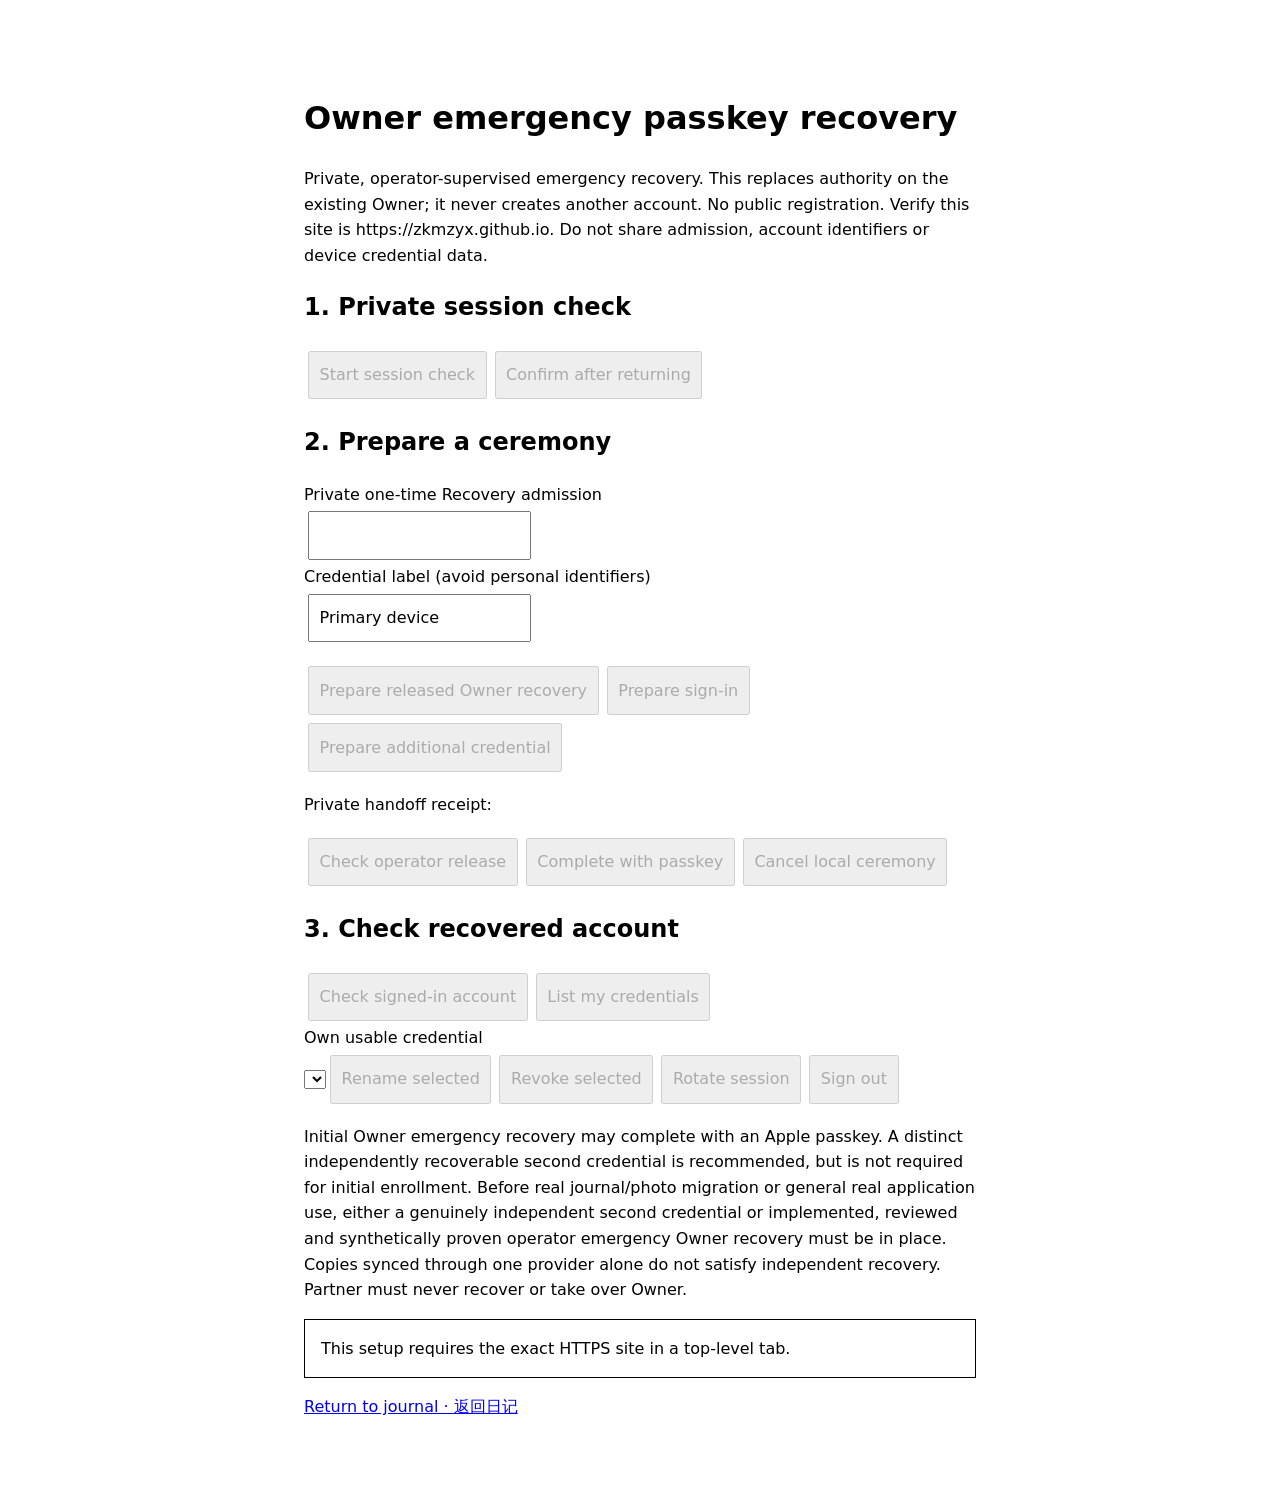
<file: owner-recovery.html>
<!doctype html>
<html lang="en"><head><meta charset="utf-8"><meta name="viewport" content="width=device-width,initial-scale=1"><meta name="referrer" content="no-referrer"><meta http-equiv="Content-Security-Policy" content="default-src 'none'; script-src 'self'; style-src 'self'; connect-src https://zkmzyx-website-dev.zkmzyx.workers.dev; base-uri 'none'; form-action 'none'; object-src 'none'; frame-src 'none'"><title>zkmzyx — Owner emergency recovery</title><link rel="stylesheet" href="recovery.css"><script type="module" src="recovery.js"></script></head>
<body><main><h1>Owner emergency passkey recovery</h1><p>Private, operator-supervised emergency recovery. This replaces authority on the existing Owner; it never creates another account. No public registration. Verify this site is https://zkmzyx.github.io. Do not share admission, account identifiers or device credential data.</p>
<section aria-labelledby="partition"><h2 id="partition">1. Private session check</h2><button id="start-transport" disabled>Start session check</button><a id="top-check" hidden target="_blank" rel="noopener noreferrer">Open backend check</a><button id="confirm-transport" disabled>Confirm after returning</button></section>
<section aria-labelledby="ceremony"><h2 id="ceremony">2. Prepare a ceremony</h2><label for="admission">Private one-time Recovery admission</label><input id="admission" type="password" autocomplete="off" spellcheck="false" maxlength="64"><label for="label">Credential label (avoid personal identifiers)</label><input id="label" maxlength="64" value="Primary device" autocomplete="off"><p><button id="prepare-owner" disabled>Prepare released Owner recovery</button><button id="prepare-login" disabled>Prepare sign-in</button><button id="prepare-add" disabled>Prepare additional credential</button></p><p>Private handoff receipt: <output id="receipt"></output></p><button id="check-release" disabled>Check operator release</button><button id="complete" disabled>Complete with passkey</button><button id="cancel" disabled>Cancel local ceremony</button></section>
<section aria-labelledby="account"><h2 id="account">3. Check recovered account</h2><button id="me" disabled>Check signed-in account</button><button id="list" disabled>List my credentials</button><label for="credential">Own usable credential</label><select id="credential"></select><button id="rename" disabled>Rename selected</button><button id="revoke" disabled>Revoke selected</button><button id="rotate" disabled>Rotate session</button><button id="logout" disabled>Sign out</button><p>Initial Owner emergency recovery may complete with an Apple passkey. A distinct independently recoverable second credential is recommended, but is not required for initial enrollment. Before real journal/photo migration or general real application use, either a genuinely independent second credential or implemented, reviewed and synthetically proven operator emergency Owner recovery must be in place. Copies synced through one provider alone do not satisfy independent recovery. Partner must never recover or take over Owner.</p></section>
<p id="status" role="status" aria-live="polite">Loading safe setup controls.</p><p><a href="/">Return to journal · 返回日记</a></p></main></body></html>
</file>
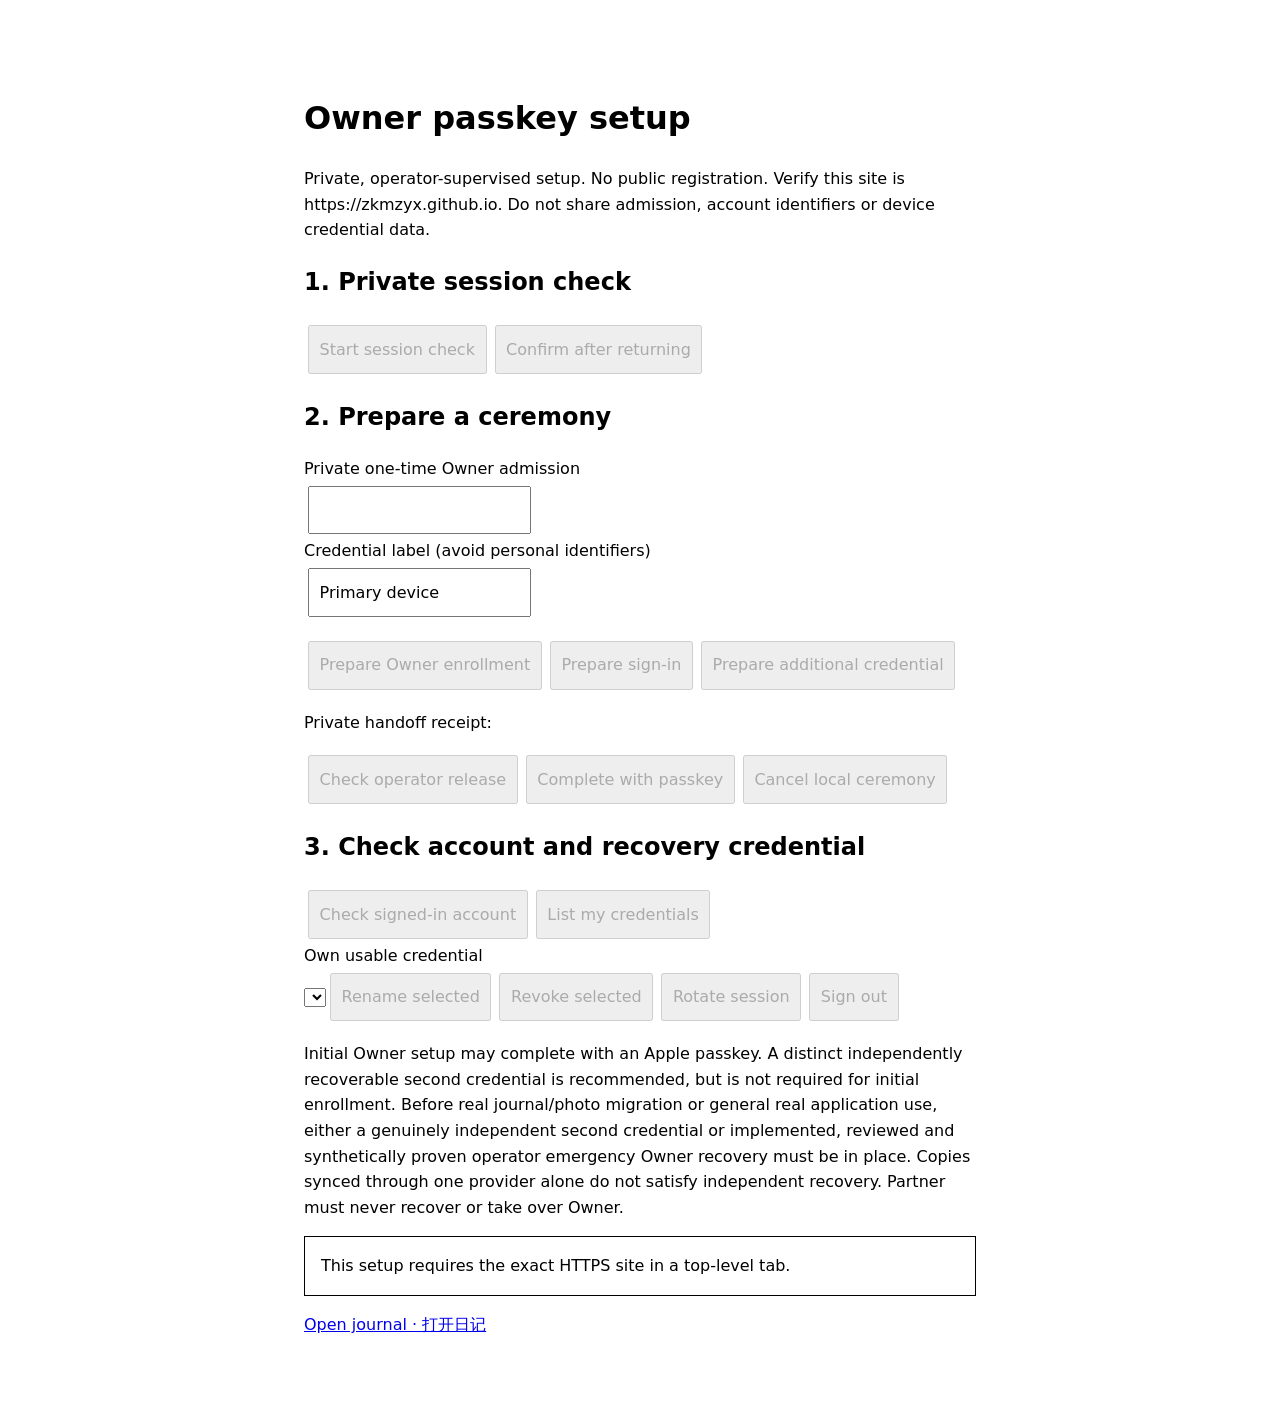
<file: owner-setup.html>
<!doctype html>
<html lang="en"><head><meta charset="utf-8"><meta name="viewport" content="width=device-width,initial-scale=1"><meta name="referrer" content="no-referrer"><meta http-equiv="Content-Security-Policy" content="default-src 'none'; script-src 'self'; style-src 'self'; connect-src https://zkmzyx-website-dev.zkmzyx.workers.dev; base-uri 'none'; form-action 'none'; object-src 'none'; frame-src 'none'"><title>zkmzyx — Owner setup</title><link rel="stylesheet" href="enroll.css"><script type="module" src="enroll.js"></script></head>
<body><main><h1>Owner passkey setup</h1><p>Private, operator-supervised setup. No public registration. Verify this site is https://zkmzyx.github.io. Do not share admission, account identifiers or device credential data.</p>
<section aria-labelledby="partition"><h2 id="partition">1. Private session check</h2><button id="start-transport" disabled>Start session check</button><a id="top-check" hidden target="_blank" rel="noopener noreferrer">Open backend check</a><button id="confirm-transport" disabled>Confirm after returning</button></section>
<section aria-labelledby="ceremony"><h2 id="ceremony">2. Prepare a ceremony</h2><label for="admission">Private one-time Owner admission</label><input id="admission" type="password" autocomplete="off" spellcheck="false" maxlength="64"><label for="label">Credential label (avoid personal identifiers)</label><input id="label" maxlength="64" value="Primary device" autocomplete="off"><p><button id="prepare-owner" disabled>Prepare Owner enrollment</button><button id="prepare-login" disabled>Prepare sign-in</button><button id="prepare-add" disabled>Prepare additional credential</button></p><p>Private handoff receipt: <output id="receipt"></output></p><button id="check-release" disabled>Check operator release</button><button id="complete" disabled>Complete with passkey</button><button id="cancel" disabled>Cancel local ceremony</button></section>
<section aria-labelledby="account"><h2 id="account">3. Check account and recovery credential</h2><button id="me" disabled>Check signed-in account</button><button id="list" disabled>List my credentials</button><label for="credential">Own usable credential</label><select id="credential"></select><button id="rename" disabled>Rename selected</button><button id="revoke" disabled>Revoke selected</button><button id="rotate" disabled>Rotate session</button><button id="logout" disabled>Sign out</button><p>Initial Owner setup may complete with an Apple passkey. A distinct independently recoverable second credential is recommended, but is not required for initial enrollment. Before real journal/photo migration or general real application use, either a genuinely independent second credential or implemented, reviewed and synthetically proven operator emergency Owner recovery must be in place. Copies synced through one provider alone do not satisfy independent recovery. Partner must never recover or take over Owner.</p></section>
<p id="status" role="status" aria-live="polite">Loading safe setup controls.</p><p><a href="/">Open journal · 打开日记</a></p></main></body></html>
</file>
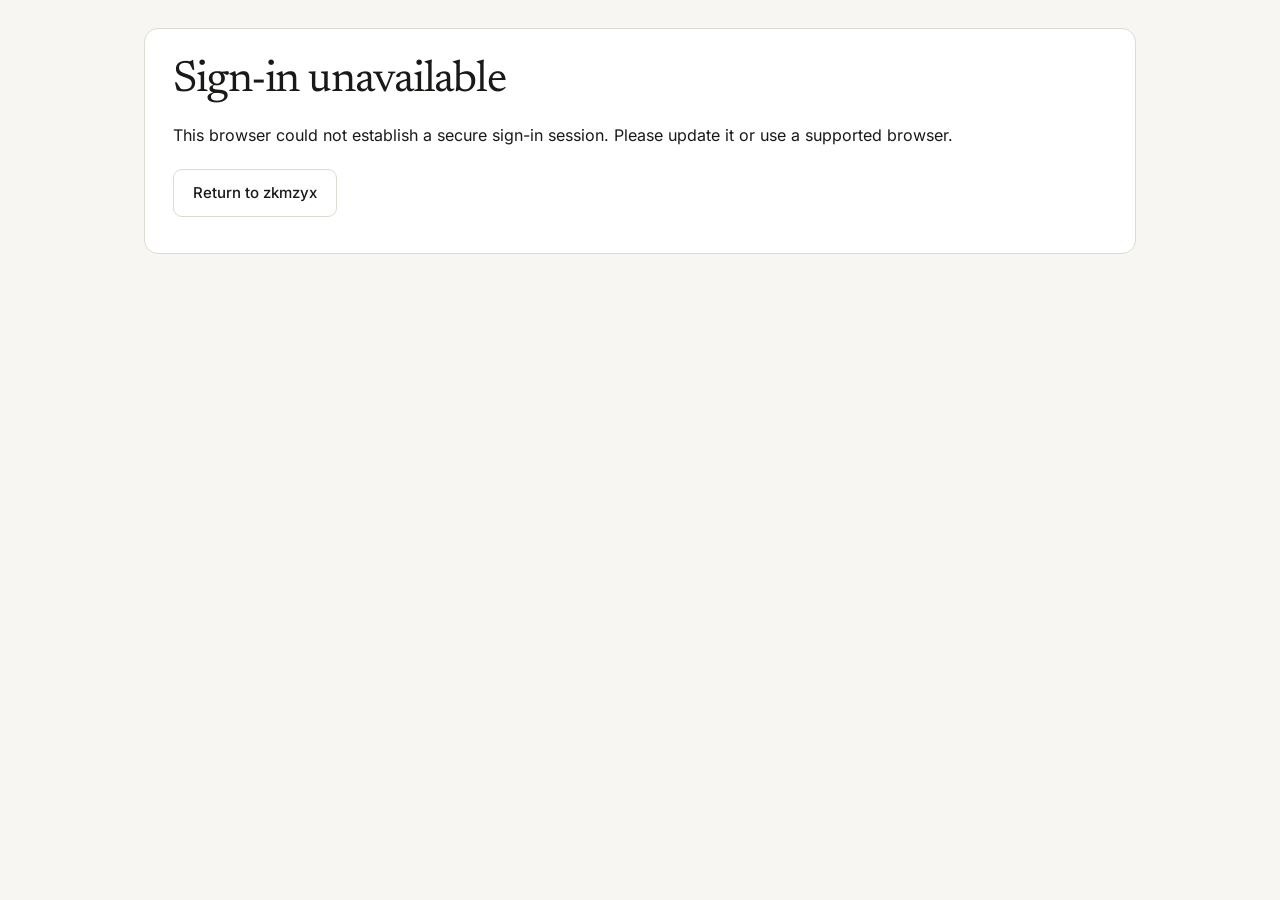
<file: session-check.html>
<!doctype html><html lang="en"><head><meta charset="utf-8"><meta name="referrer" content="no-referrer"><meta name="robots" content="noindex,nofollow,noarchive"><meta name="viewport" content="width=device-width,initial-scale=1"><meta http-equiv="Content-Security-Policy" content="default-src 'none'; script-src 'self'; style-src 'self'; connect-src https://zkmzyx-website-dev.zkmzyx.workers.dev; font-src 'self'; img-src 'self'; base-uri 'none'; form-action 'none'; object-src 'none'; frame-src 'none'"><title>zkmzyx</title><link rel="stylesheet" href="/assets/index-sQcVYjP0.css"><link rel="stylesheet" href="/member.css"></head><body class="member-page"><main class="member-main"><section class="member-card"><h1 id="check-title">zkmzyx</h1><p id="check-message" role="status"></p><a id="return-site" class="button secondary" href="/">Return to zkmzyx</a></section></main><script type="module" src="/session-check.js"></script></body></html>
</file>
<file: assets/index-sQcVYjP0.css>
@font-face{font-family:Newsreader;font-style:italic;font-weight:400 600;font-display:swap;src:url(/fonts/e4ebbecd55cc9a9fdd.woff2)format("woff2");unicode-range:U+102-103,U+110-111,U+128-129,U+168-169,U+1A0-1A1,U+1AF-1B0,U+300-301,U+303-304,U+308-309,U+323,U+329,U+1EA0-1EF9,U+20AB}@font-face{font-family:Newsreader;font-style:italic;font-weight:400 600;font-display:swap;src:url(/fonts/9be6fa3ed63ef2983a.woff2)format("woff2");unicode-range:U+100-2BA,U+2BD-2C5,U+2C7-2CC,U+2CE-2D7,U+2DD-2FF,U+304,U+308,U+329,U+1D00-1DBF,U+1E00-1E9F,U+1EF2-1EFF,U+2020,U+20A0-20AB,U+20AD-20C0,U+2113,U+2C60-2C7F,U+A720-A7FF}@font-face{font-family:Newsreader;font-style:italic;font-weight:400 600;font-display:swap;src:url(/fonts/baf9a106c6363383eb.woff2)format("woff2");unicode-range:U+??,U+131,U+152-153,U+2BB-2BC,U+2C6,U+2DA,U+2DC,U+304,U+308,U+329,U+2000-206F,U+20AC,U+2122,U+2191,U+2193,U+2212,U+2215,U+FEFF,U+FFFD}@font-face{font-family:Newsreader;font-style:normal;font-weight:400 600;font-display:swap;src:url(/fonts/4c1e3811b094e8ff31.woff2)format("woff2");unicode-range:U+102-103,U+110-111,U+128-129,U+168-169,U+1A0-1A1,U+1AF-1B0,U+300-301,U+303-304,U+308-309,U+323,U+329,U+1EA0-1EF9,U+20AB}@font-face{font-family:Newsreader;font-style:normal;font-weight:400 600;font-display:swap;src:url(/fonts/354e14ff8ed49326d3.woff2)format("woff2");unicode-range:U+100-2BA,U+2BD-2C5,U+2C7-2CC,U+2CE-2D7,U+2DD-2FF,U+304,U+308,U+329,U+1D00-1DBF,U+1E00-1E9F,U+1EF2-1EFF,U+2020,U+20A0-20AB,U+20AD-20C0,U+2113,U+2C60-2C7F,U+A720-A7FF}@font-face{font-family:Newsreader;font-style:normal;font-weight:400 600;font-display:swap;src:url(/fonts/2cbd493549502909cc.woff2)format("woff2");unicode-range:U+??,U+131,U+152-153,U+2BB-2BC,U+2C6,U+2DA,U+2DC,U+304,U+308,U+329,U+2000-206F,U+20AC,U+2122,U+2191,U+2193,U+2212,U+2215,U+FEFF,U+FFFD}@font-face{font-family:Noto Serif SC;font-style:normal;font-weight:400 600;font-display:swap;src:url(/fonts/3c78dda9b6346ba579.woff2)format("woff2");unicode-range:U+1F1E9-1F1F5,U+1F1F7-1F1FF,U+1F21A,U+1F232,U+1F234-1F237,U+1F250-1F251,U+1F300,U+1F302-1F308,U+1F30A-1F311,U+1F315,U+1F319-1F320,U+1F324,U+1F327,U+1F32A,U+1F32C-1F32D,U+1F330-1F357,U+1F359-1F37E}@font-face{font-family:Noto Serif SC;font-style:normal;font-weight:400 600;font-display:swap;src:url(/fonts/38ff0c5b9e624091f9.woff2)format("woff2");unicode-range:U+FEE3,U+FEF3,U+FF03-FF04,U+FF07,U+FF0A,U+FF17-FF19,U+FF1C-FF1D,U+FF20-FF3A,U+FF3C,U+FF3E-FF5B,U+FF5D,U+FF61-FF65,U+FF67-FF6A,U+FF6C,U+FF6F-FF78,U+FF7A-FF7D,U+FF80-FF84,U+FF86,U+FF89-FF8E,U+FF92,U+FF97-FF9B,U+FF9D-FF9F,U+FFE0-FFE4,U+FFE6,U+FFE9,U+FFEB,U+FFED,U+FFFC,U+1F004,U+1F170-1F171,U+1F192-1F195,U+1F198-1F19A,U+1F1E6-1F1E8}@font-face{font-family:Noto Serif SC;font-style:normal;font-weight:400 600;font-display:swap;src:url(/fonts/88734e7bddbfb605a5.woff2)format("woff2");unicode-range:U+F0A7,U+F0B2,U+F0B7,U+F0C9,U+F0D8,U+F0DA,U+F0DC-F0DD,U+F0E0,U+F0E6,U+F0EB,U+F0FC,U+F101,U+F104-F105,U+F107,U+F10B,U+F11B,U+F14B,U+F18A,U+F193,U+F1D6-F1D7,U+F244,U+F27A,U+F296,U+F2AE,U+F471,U+F4B3,U+F610-F611,U+F880-F881,U+F8EC,U+F8F5,U+F8FF,U+F901,U+F90A,U+F92C-F92D,U+F934,U+F937,U+F941,U+F965,U+F967,U+F969,U+F96B,U+F96F,U+F974,U+F978-F979,U+F97E,U+F981,U+F98A,U+F98E,U+F997,U+F99C,U+F9B2,U+F9B5,U+F9BA,U+F9BE,U+F9CA,U+F9D0-F9D1,U+F9DD,U+F9E0-F9E1,U+F9E4,U+F9F7,U+FA00-FA01,U+FA08,U+FA0A,U+FA11,U+FB01-FB02,U+FDFC,U+FE0E,U+FE30-FE31,U+FE33-FE44,U+FE49-FE52,U+FE54-FE57,U+FE59-FE66,U+FE68-FE6B,U+FE8E,U+FE92-FE93,U+FEAE,U+FEB8,U+FECB-FECC,U+FEE0}@font-face{font-family:Noto Serif SC;font-style:normal;font-weight:400 600;font-display:swap;src:url(/fonts/8019da5e73b711f195.woff2)format("woff2");unicode-range:U+9F83,U+9F85-9F8D,U+9F90-9F91,U+9F94-9F96,U+9F98,U+9F9B-9F9C,U+9F9E,U+9FA0,U+9FA2,U+9FF?,U+A001,U+A007,U+A025,U+A046-A047,U+A057,U+A072,U+A078-A079,U+A083,U+A085,U+A100,U+A118,U+A132,U+A134,U+A1F4,U+A242,U+A4A6,U+A4AA,U+A4B0-A4B1,U+A4B3,U+A9C1-A9C2,U+AC00-AC01,U+AC04,U+AC08,U+AC10-AC11,U+AC13-AC16,U+AC19,U+AC1C-AC1D,U+AC24,U+AC70-AC71,U+AC74,U+AC77-AC78,U+AC80-AC81,U+AC83,U+AC8C,U+AC90,U+AC9F-ACA0,U+ACA8-ACA9,U+ACAC,U+ACB0,U+ACBD,U+ACC1,U+ACC4,U+ACE0-ACE1,U+ACE4,U+ACE8,U+ACF3,U+ACF5,U+ACFC-ACFD,U+AD00,U+AD0C,U+AD11,U+AD1C,U+AD34,U+AD50,U+AD64,U+AD6C,U+AD70,U+AD74,U+AD7F,U+AD81,U+AD8C,U+ADC0,U+ADC8,U+ADDC,U+ADE0,U+ADF8-ADF9,U+ADFC,U+AE00,U+AE08-AE09,U+AE0B,U+AE30,U+AE34,U+AE38,U+AE40,U+AE4A,U+AE4C,U+AE54,U+AE68,U+AEBC,U+AED8,U+AF2C-AF2D}@font-face{font-family:Noto Serif SC;font-style:normal;font-weight:400 600;font-display:swap;src:url(/fonts/0cde2146e0ae0c0b31.woff2)format("woff2");unicode-range:U+9E30-9E33,U+9E35-9E3B,U+9E3E,U+9E40-9E44,U+9E46-9E4E,U+9E51,U+9E53,U+9E55-9E58,U+9E5A-9E5C,U+9E5E-9E63,U+9E66-9E6E,U+9E71,U+9E73,U+9E75,U+9E78-9E79,U+9E7C-9E7E,U+9E82,U+9E86-9E88,U+9E8B-9E8C,U+9E90-9E91,U+9E93,U+9E95,U+9E97,U+9E9D,U+9EA4-9EA5,U+9EA9-9EAA,U+9EB4-9EB5,U+9EB8-9EBA,U+9EBC-9EBF,U+9EC3,U+9EC9,U+9ECD,U+9ED0,U+9ED2-9ED3,U+9ED5-9ED6,U+9ED9,U+9EDC-9EDD,U+9EDF-9EE0,U+9EE2,U+9EE5,U+9EE7-9EEA,U+9EEF,U+9EF1,U+9EF3-9EF4,U+9EF6,U+9EF9,U+9EFB-9EFC,U+9EFE,U+9F0B,U+9F0D,U+9F10,U+9F14,U+9F17,U+9F19,U+9F22,U+9F29,U+9F2C,U+9F2F,U+9F31,U+9F37,U+9F39,U+9F3D-9F3E,U+9F41,U+9F4A-9F4B,U+9F51-9F52,U+9F61-9F63,U+9F66-9F67,U+9F80-9F81}@font-face{font-family:Noto Serif SC;font-style:normal;font-weight:400 600;font-display:swap;src:url(/fonts/639a2685bd8dc9b65e.woff2)format("woff2");unicode-range:U+9C82-9C83,U+9C85-9C8C,U+9C8E-9C92,U+9C94-9C9B,U+9C9E-9CA3,U+9CA5-9CA7,U+9CA9,U+9CAB,U+9CAD-9CAE,U+9CB1-9CB7,U+9CB9-9CBD,U+9CBF-9CC0,U+9CC3,U+9CC5-9CC7,U+9CC9-9CD1,U+9CD3-9CDA,U+9CDC-9CDD,U+9CDF,U+9CE1-9CE3,U+9CE5,U+9CE9,U+9CEE-9CEF,U+9CF3-9CF4,U+9CF6,U+9CFC-9CFD,U+9D02,U+9D08-9D09,U+9D12,U+9D1B,U+9D1E,U+9D26,U+9D28,U+9D37,U+9D3B,U+9D3F,U+9D51,U+9D59,U+9D5C-9D5D,U+9D5F-9D61,U+9D6C,U+9D70,U+9D72,U+9D7A,U+9D7E,U+9D84,U+9D89,U+9D8F,U+9D92,U+9DAF,U+9DB4,U+9DB8,U+9DBC,U+9DC4,U+9DC7,U+9DC9,U+9DD7,U+9DDF,U+9DF2,U+9DF9-9DFA,U+9E0A,U+9E11,U+9E1A,U+9E1E,U+9E20,U+9E22,U+9E28-9E2C,U+9E2E-9E2F}@font-face{font-family:Noto Serif SC;font-style:normal;font-weight:400 600;font-display:swap;src:url(/fonts/650dbda9c559c0b106.woff2)format("woff2");unicode-range:U+9A80,U+9A83,U+9A85,U+9A88-9A8A,U+9A8D-9A8E,U+9A90,U+9A92-9A93,U+9A95-9A96,U+9A98-9A99,U+9A9B-9AA2,U+9AA5,U+9AA7,U+9AAF-9AB1,U+9AB5-9AB6,U+9AB9-9ABA,U+9AC0-9AC4,U+9AC8,U+9ACB-9ACC,U+9ACE-9ACF,U+9AD1-9AD2,U+9AD9,U+9ADF,U+9AE1,U+9AE3,U+9AEA-9AEB,U+9AED-9AEF,U+9AF4,U+9AF9,U+9AFB,U+9B03-9B04,U+9B06,U+9B08,U+9B0D,U+9B0F-9B10,U+9B13,U+9B18,U+9B1A,U+9B1F,U+9B22-9B23,U+9B25,U+9B27-9B28,U+9B2A,U+9B2F,U+9B31-9B32,U+9B3B,U+9B43,U+9B46-9B49,U+9B4D-9B4E,U+9B51,U+9B56,U+9B58,U+9B5A,U+9B5C,U+9B5F,U+9B61-9B62,U+9B6F,U+9B77,U+9B80,U+9B88,U+9B8B,U+9B8E,U+9B91,U+9B9F-9BA0,U+9BA8,U+9BAA-9BAB,U+9BAD-9BAE,U+9BB0-9BB1,U+9BB8,U+9BC9-9BCA,U+9BD3,U+9BD6,U+9BDB,U+9BE8,U+9BF0-9BF1,U+9C02,U+9C10,U+9C15,U+9C24,U+9C2D,U+9C32,U+9C39,U+9C3B,U+9C40,U+9C47-9C49,U+9C53,U+9C57,U+9C64,U+9C72,U+9C77-9C78,U+9C7B,U+9C7F-9C80}@font-face{font-family:Noto Serif SC;font-style:normal;font-weight:400 600;font-display:swap;src:url(/fonts/96588c817d1b9ff77b.woff2)format("woff2");unicode-range:U+98DD,U+98E1-98E2,U+98E7-98EA,U+98EC,U+98EE-98EF,U+98F2,U+98F4,U+98FC-98FE,U+9903,U+9905,U+9908,U+990A,U+990C-990D,U+9913-9914,U+9918,U+991A-991B,U+991E,U+9921,U+9928,U+992C,U+992E,U+9935,U+9938-9939,U+993D-993E,U+9945,U+994B-994C,U+9951-9952,U+9954-9955,U+9957,U+995E,U+9963,U+9966-9969,U+996B-996C,U+996F,U+9974-9975,U+9977-9979,U+997D-997E,U+9980-9981,U+9983-9984,U+9987,U+998A-998B,U+998D-9991,U+9993-9995,U+9997-9998,U+99A5,U+99AB,U+99AD-99AE,U+99B1,U+99B3-99B4,U+99BC,U+99BF,U+99C1,U+99C3-99C6,U+99CC,U+99D0,U+99D2,U+99D5,U+99DB,U+99DD,U+99E1,U+99ED,U+99F1,U+99FF,U+9A01,U+9A03-9A04,U+9A0E-9A0F,U+9A11-9A13,U+9A19,U+9A1B,U+9A28,U+9A2B,U+9A30,U+9A32,U+9A37,U+9A40,U+9A45,U+9A4A,U+9A4D-9A4E,U+9A52,U+9A55,U+9A57,U+9A5A-9A5B,U+9A5F,U+9A62,U+9A65,U+9A69,U+9A6B,U+9A6E,U+9A75,U+9A77-9A7A,U+9A7D}@font-face{font-family:Noto Serif SC;font-style:normal;font-weight:400 600;font-display:swap;src:url(/fonts/6c51dc4aab4695a70c.woff2)format("woff2");unicode-range:U+975B-975C,U+9763,U+9765-9766,U+976C-976D,U+9773,U+9776,U+977A,U+977C,U+9784-9785,U+978E-978F,U+9791-9792,U+9794-9795,U+9798,U+979A,U+979E,U+97A3,U+97A5-97A6,U+97A8,U+97AB-97AC,U+97AE-97AF,U+97B2,U+97B4,U+97C6,U+97CB-97CC,U+97D3,U+97D8,U+97DC,U+97E1,U+97EA-97EB,U+97EE,U+97FB,U+97FE-97FF,U+9801-9803,U+9805-9806,U+9808,U+980C,U+9810-9814,U+9817-9818,U+981E,U+9820-9821,U+9824,U+9828,U+982B-982D,U+9830,U+9834,U+9838-9839,U+983C,U+9846,U+984D-984F,U+9851-9852,U+9854-9855,U+9857-9858,U+985A-985B,U+9862-9863,U+9865,U+9867,U+986B,U+986F-9871,U+9877-9878,U+987C,U+9880,U+9883,U+9885,U+9889,U+988B-988F,U+9893-9895,U+9899-989B,U+989E-989F,U+98A1-98A2,U+98A5-98A7,U+98A9,U+98AF,U+98B1,U+98B6,U+98BA,U+98BE,U+98C3-98C4,U+98C6-98C8,U+98CF-98D6,U+98DA-98DB}@font-face{font-family:Noto Serif SC;font-style:normal;font-weight:400 600;font-display:swap;src:url(/fonts/777e22bc8f62379b1a.woff2)format("woff2");unicode-range:U+95C4-95CA,U+95CC-95CD,U+95D4-95D6,U+95D8,U+95E1-95E2,U+95E9,U+95F0-95F1,U+95F3,U+95F6,U+95FC,U+95FE-95FF,U+9602-9604,U+9606-960D,U+960F,U+9611-9613,U+9615-9617,U+9619-961B,U+961D,U+9621,U+9628,U+962F,U+963C-963E,U+9641-9642,U+9649,U+9654,U+965B-965F,U+9661,U+9663,U+9665,U+9667-9668,U+966C,U+9670,U+9672-9674,U+9678,U+967A,U+967D,U+9682,U+9685,U+9688,U+968A,U+968D-968E,U+9695,U+9697-9698,U+969E,U+96A0,U+96A3-96A4,U+96A8,U+96AA,U+96B0-96B1,U+96B3-96B4,U+96B7-96B9,U+96BB-96BD,U+96C9,U+96CB,U+96CE,U+96D1-96D2,U+96D6,U+96D9,U+96DB-96DC,U+96DE,U+96E0,U+96E3,U+96E9,U+96EB,U+96F0-96F2,U+96F9,U+96FF,U+9701-9702,U+9705,U+9708,U+970A,U+970E-970F,U+9711,U+9719,U+9727,U+972A,U+972D,U+9730,U+973D,U+9742,U+9744,U+9748-9749,U+9750-9751,U+975A}@font-face{font-family:Noto Serif SC;font-style:normal;font-weight:400 600;font-display:swap;src:url(/fonts/29dcc8d4753e95476e.woff2)format("woff2");unicode-range:U+94F5,U+94F7,U+94F9,U+94FB-94FD,U+94FF,U+9503-9504,U+9506-9507,U+9509-950A,U+950D-950F,U+9511-9518,U+951A-9520,U+9522,U+9528-952D,U+9530-953A,U+953C-953F,U+9543-9546,U+9548-9550,U+9552-9555,U+9557-955B,U+955D-9568,U+956A-956D,U+9570-9574,U+9583,U+9586,U+9589,U+958E-958F,U+9591-9592,U+9594,U+9598-9599,U+959E-95A0,U+95A2-95A6,U+95A8-95B2,U+95B4,U+95B8-95C3}@font-face{font-family:Noto Serif SC;font-style:normal;font-weight:400 600;font-display:swap;src:url(/fonts/433932a0b80c0b8986.woff2)format("woff2");unicode-range:U+941C-942B,U+942D-942E,U+9432-9433,U+9435,U+9438,U+943A,U+943E,U+9444,U+944A,U+9451-9452,U+945A,U+9462-9463,U+9465,U+9470-9487,U+948A-9492,U+9494-9498,U+949A,U+949C-949D,U+94A1,U+94A3-94A4,U+94A8,U+94AA-94AD,U+94AF,U+94B2,U+94B4-94BA,U+94BC-94C0,U+94C4,U+94C6-94DB,U+94DE-94EC,U+94EE-94F1,U+94F3}@font-face{font-family:Noto Serif SC;font-style:normal;font-weight:400 600;font-display:swap;src:url(/fonts/2989ae00e6d92089db.woff2)format("woff2");unicode-range:U+92EC-92ED,U+92F0,U+92F3,U+92F8,U+92FC,U+9304,U+9306,U+9310,U+9312,U+9315,U+9318,U+931A,U+931E,U+9320-9322,U+9324,U+9326-9329,U+932B-932C,U+932F,U+9331-9332,U+9335-9336,U+933E,U+9340-9341,U+934A-9360,U+9362-9363,U+9365-936B,U+936E,U+9375,U+937E,U+9382,U+938A,U+938C,U+938F,U+9393-9394,U+9396-9397,U+939A,U+93A2,U+93A7,U+93AC-93CD,U+93D0-93D1,U+93D6-93D8,U+93DE-93DF,U+93E1-93E2,U+93E4,U+93F8,U+93FB,U+93FD,U+940E-941A}@font-face{font-family:Noto Serif SC;font-style:normal;font-weight:400 600;font-display:swap;src:url(/fonts/d6e45671ef57b31f5f.woff2)format("woff2");unicode-range:U+9163-9164,U+9169,U+9170,U+9172,U+9174,U+9179-917A,U+917D-917E,U+9182-9183,U+9185,U+918C-918D,U+9190-9191,U+919A,U+919C,U+91A1-91A4,U+91A8,U+91AA-91AF,U+91B4-91B5,U+91B8,U+91BA,U+91BE,U+91C0-91C1,U+91C6,U+91C8,U+91CB,U+91D0,U+91D2,U+91D7-91D8,U+91DD,U+91E3,U+91E6-91E7,U+91ED,U+91F0,U+91F5,U+91F9,U+9200,U+9205,U+9207-920A,U+920D-920E,U+9210,U+9214-9215,U+921C,U+921E,U+9221,U+9223-9227,U+9229-922A,U+922D,U+9234-9235,U+9237,U+9239-923A,U+923C-9240,U+9244-9246,U+9249,U+924E-924F,U+9251,U+9253,U+9257,U+925B,U+925E,U+9262,U+9264-9266,U+9268,U+926C,U+926F,U+9271,U+927B,U+927E,U+9280,U+9283,U+9285-928A,U+928E,U+9291,U+9293,U+9296,U+9298,U+929C-929D,U+92A8,U+92AB-92AE,U+92B3,U+92B6-92B7,U+92B9,U+92C1,U+92C5-92C6,U+92C8,U+92CC,U+92D0,U+92D2,U+92E4,U+92EA}@font-face{font-family:Noto Serif SC;font-style:normal;font-weight:400 600;font-display:swap;src:url(/fonts/901458a5eae4fbe2de.woff2)format("woff2");unicode-range:U+9004,U+900B,U+9011,U+9015-9016,U+901E,U+9021,U+9026,U+902D,U+902F,U+9031,U+9035-9036,U+9039-903A,U+9041,U+9044-9046,U+904A,U+904F-9052,U+9054-9055,U+9058-9059,U+905B-905E,U+9060-9062,U+9068-9069,U+906F,U+9072,U+9074,U+9076-907A,U+907C-907D,U+9081,U+9083,U+9085,U+9087-908B,U+908F,U+9095,U+9097,U+9099-909B,U+909D,U+90A0-90A1,U+90A8-90A9,U+90AC,U+90B0,U+90B2-90B4,U+90B6,U+90B8,U+90BA,U+90BD-90BE,U+90C3-90C5,U+90C7-90C8,U+90CF-90D0,U+90D3,U+90D5,U+90D7,U+90DA-90DC,U+90DE,U+90E2,U+90E4,U+90E6-90E7,U+90EA-90EB,U+90EF,U+90F4-90F5,U+90F7,U+90FE-9100,U+9104,U+9109,U+910C,U+9112,U+9114-9115,U+9118,U+911C,U+911E,U+9120,U+9122-9123,U+9127,U+912D,U+912F-9132,U+9139-913A,U+9143,U+9146,U+9149-914A,U+914C,U+914E-9150,U+9154,U+9157,U+915A,U+915D-915E,U+9161-9162}@font-face{font-family:Noto Serif SC;font-style:normal;font-weight:400 600;font-display:swap;src:url(/fonts/7f7692f8c2c063ece9.woff2)format("woff2");unicode-range:U+8E41-8E42,U+8E47,U+8E49-8E4B,U+8E50-8E53,U+8E59-8E5A,U+8E5F-8E60,U+8E64,U+8E69,U+8E6C,U+8E70,U+8E74,U+8E76,U+8E7A-8E7C,U+8E7F,U+8E84-8E85,U+8E87,U+8E89,U+8E8B,U+8E8D,U+8E8F-8E90,U+8E94,U+8E99,U+8E9C,U+8E9E,U+8EAA,U+8EAC,U+8EB0,U+8EB6,U+8EC0,U+8EC6,U+8ECA-8ECE,U+8ED2,U+8EDA,U+8EDF,U+8EE2,U+8EEB,U+8EF8,U+8EFB-8EFE,U+8F03,U+8F09,U+8F0B,U+8F12-8F15,U+8F1B,U+8F1D,U+8F1F,U+8F29-8F2A,U+8F2F,U+8F36,U+8F38,U+8F3B,U+8F3E-8F3F,U+8F44-8F45,U+8F49,U+8F4D-8F4E,U+8F5F,U+8F6B,U+8F6D,U+8F71-8F73,U+8F75-8F76,U+8F78-8F7A,U+8F7C,U+8F7E,U+8F81-8F82,U+8F84,U+8F87,U+8F8A-8F8B,U+8F8D-8F8F,U+8F94-8F95,U+8F97-8F9A,U+8FA6,U+8FAD-8FAF,U+8FB2,U+8FB5-8FB7,U+8FBA-8FBC,U+8FBF,U+8FC2,U+8FCB,U+8FCD,U+8FD3,U+8FD5,U+8FD7,U+8FDA,U+8FE2-8FE5,U+8FE8-8FE9,U+8FEE,U+8FF3-8FF4,U+8FF8,U+8FFA}@font-face{font-family:Noto Serif SC;font-style:normal;font-weight:400 600;font-display:swap;src:url(/fonts/cb0066eed0e6b801c2.woff2)format("woff2");unicode-range:U+8CBD,U+8CBF-8CC4,U+8CC7-8CC8,U+8CCA,U+8CCD,U+8CD1,U+8CD3,U+8CDB-8CDC,U+8CDE,U+8CE0,U+8CE2-8CE4,U+8CE6-8CE8,U+8CEA,U+8CED,U+8CF4,U+8CF8,U+8CFA,U+8CFC-8CFD,U+8D04-8D05,U+8D07-8D08,U+8D0A,U+8D0D,U+8D0F,U+8D13-8D14,U+8D16,U+8D1B,U+8D20,U+8D30,U+8D32-8D33,U+8D36,U+8D3B,U+8D3D,U+8D40,U+8D42-8D43,U+8D45-8D46,U+8D48-8D4A,U+8D4D,U+8D51,U+8D53,U+8D55,U+8D59,U+8D5C-8D5D,U+8D5F,U+8D61,U+8D66-8D67,U+8D6A,U+8D6D,U+8D71,U+8D73,U+8D84,U+8D90-8D91,U+8D94-8D95,U+8D99,U+8DA8,U+8DAF,U+8DB1,U+8DB5,U+8DB8,U+8DBA,U+8DBC,U+8DBF,U+8DC2,U+8DC4,U+8DC6,U+8DCB,U+8DCE-8DCF,U+8DD6-8DD7,U+8DDA-8DDB,U+8DDE,U+8DE1,U+8DE3-8DE4,U+8DE9,U+8DEB-8DEC,U+8DF0-8DF1,U+8DF6-8DFD,U+8E05,U+8E07,U+8E09-8E0A,U+8E0C,U+8E0E,U+8E10,U+8E14,U+8E1D-8E1F,U+8E23,U+8E26,U+8E2B-8E31,U+8E34-8E35,U+8E39-8E3A,U+8E3D,U+8E40}@font-face{font-family:Noto Serif SC;font-style:normal;font-weight:400 600;font-display:swap;src:url(/fonts/169612f4e95a63d89c.woff2)format("woff2");unicode-range:U+8B80,U+8B83,U+8B8A,U+8B8C,U+8B90,U+8B93,U+8B99-8B9A,U+8BA0,U+8BA3,U+8BA5-8BA7,U+8BAA-8BAC,U+8BB4-8BB5,U+8BB7,U+8BB9,U+8BC2-8BC3,U+8BC5,U+8BCB-8BCC,U+8BCE-8BD0,U+8BD2-8BD4,U+8BD6,U+8BD8-8BD9,U+8BDC,U+8BDF,U+8BE3-8BE4,U+8BE7-8BE9,U+8BEB-8BEC,U+8BEE,U+8BF0,U+8BF2-8BF3,U+8BF6,U+8BF9,U+8BFC-8BFD,U+8BFF-8C00,U+8C02,U+8C04,U+8C06-8C07,U+8C0C,U+8C0F,U+8C11-8C12,U+8C14-8C1B,U+8C1D-8C21,U+8C24-8C25,U+8C27,U+8C2A-8C2C,U+8C2E-8C30,U+8C32-8C36,U+8C3F,U+8C47-8C4C,U+8C4E-8C50,U+8C54-8C56,U+8C62,U+8C68,U+8C6C,U+8C73,U+8C78,U+8C7A,U+8C82,U+8C85,U+8C89-8C8A,U+8C8D-8C8E,U+8C90,U+8C93-8C94,U+8C98,U+8C9D-8C9E,U+8CA0-8CA2,U+8CA7-8CAC,U+8CAF-8CB0,U+8CB3-8CB4,U+8CB6-8CB9,U+8CBB-8CBC}@font-face{font-family:Noto Serif SC;font-style:normal;font-weight:400 600;font-display:swap;src:url(/fonts/e91afbe54132494cc5.woff2)format("woff2");unicode-range:U+8A15-8A18,U+8A1A-8A1B,U+8A1D,U+8A1F,U+8A22-8A23,U+8A25,U+8A2B,U+8A2D,U+8A31,U+8A33-8A34,U+8A36-8A38,U+8A3A,U+8A3C,U+8A3E,U+8A40-8A41,U+8A46,U+8A48,U+8A50,U+8A52,U+8A54-8A55,U+8A58,U+8A5B,U+8A5D-8A63,U+8A66,U+8A69-8A6B,U+8A6D-8A6E,U+8A70,U+8A72-8A73,U+8A7A,U+8A85,U+8A87,U+8A8A,U+8A8C-8A8D,U+8A90-8A92,U+8A95,U+8A98,U+8AA0-8AA1,U+8AA3-8AA6,U+8AA8-8AA9,U+8AAC-8AAE,U+8AB0,U+8AB2,U+8AB8-8AB9,U+8ABC,U+8ABE-8ABF,U+8AC7,U+8ACF,U+8AD2,U+8AD6-8AD7,U+8ADB-8ADC,U+8ADF,U+8AE1,U+8AE6-8AE8,U+8AEB,U+8AED-8AEE,U+8AF1,U+8AF3-8AF4,U+8AF7-8AF8,U+8AFA,U+8AFE,U+8B00-8B02,U+8B07,U+8B0A,U+8B0C,U+8B0E,U+8B10,U+8B17,U+8B19,U+8B1B,U+8B1D,U+8B20-8B21,U+8B26,U+8B28,U+8B2C,U+8B33,U+8B39,U+8B3E-8B3F,U+8B41,U+8B45,U+8B49,U+8B4C,U+8B4F,U+8B57-8B58,U+8B5A,U+8B5C,U+8B5E,U+8B60,U+8B6C,U+8B6F-8B70,U+8B72,U+8B74,U+8B77,U+8B7D}@font-face{font-family:Noto Serif SC;font-style:normal;font-weight:400 600;font-display:swap;src:url(/fonts/491affee7cac6eded6.woff2)format("woff2");unicode-range:U+8882,U+8884-8886,U+8888,U+888F,U+8892-8893,U+889B,U+88A2,U+88A4,U+88A6,U+88A8,U+88AA,U+88AE,U+88B1,U+88B4,U+88B7,U+88BC,U+88C0,U+88C6-88C9,U+88CE-88CF,U+88D1-88D3,U+88D8,U+88DB-88DD,U+88DF,U+88E1-88E3,U+88E5,U+88E8,U+88EC,U+88F0-88F1,U+88F3-88F4,U+88FC-88FE,U+8900,U+8902,U+8906-8907,U+8909-890C,U+8912-8915,U+8918-891B,U+8921,U+8925,U+892B,U+8930,U+8932,U+8934,U+8936,U+893B,U+893D,U+8941,U+894C,U+8955-8956,U+8959,U+895C,U+895E-8960,U+8966,U+896A,U+896C,U+896F-8970,U+8972,U+897B,U+897E,U+8980,U+8983,U+8985,U+8987-8988,U+898C,U+898F,U+8993,U+8997,U+899A,U+89A1,U+89A7,U+89A9-89AA,U+89B2-89B3,U+89B7,U+89C0,U+89C7,U+89CA-89CC,U+89CE-89D1,U+89D6,U+89DA,U+89DC,U+89DE,U+89E5,U+89E7,U+89EB,U+89EF,U+89F1,U+89F3-89F4,U+89F8,U+89FF,U+8A01-8A03,U+8A07-8A0A,U+8A0E-8A0F,U+8A13}@font-face{font-family:Noto Serif SC;font-style:normal;font-weight:400 600;font-display:swap;src:url(/fonts/da947b8c9cfdfc1f5c.woff2)format("woff2");unicode-range:U+86F4,U+86F8-86F9,U+86FB,U+86FE,U+8703,U+8706-870A,U+870D,U+8711-8713,U+871A,U+871E,U+8722-8723,U+8725,U+8729,U+872E,U+8731,U+8734,U+8737,U+873A-873B,U+873E-8740,U+8742,U+8747-8748,U+8753,U+8755,U+8757-8758,U+875D,U+875F,U+8762-8766,U+8768,U+876E,U+8770,U+8772,U+8775,U+8778,U+877B-877E,U+8782,U+8785,U+8788,U+878B,U+8793,U+8797,U+879A,U+879E-87A0,U+87A2-87A3,U+87A8,U+87AB-87AD,U+87AF,U+87B3,U+87B5,U+87BD,U+87C0,U+87C4,U+87C6,U+87CA-87CB,U+87D1-87D2,U+87DB-87DC,U+87DE,U+87E0,U+87E5,U+87EA,U+87EC,U+87EE,U+87F2-87F3,U+87FB,U+87FD-87FE,U+8802-8803,U+8805,U+880A-880B,U+880D,U+8813-8816,U+8819,U+881B,U+881F,U+8821,U+8823,U+8831-8832,U+8835-8836,U+8839,U+883B-883C,U+8844,U+8846,U+884A,U+884E,U+8852-8853,U+8855,U+8859,U+885B,U+885D-885E,U+8862,U+8864,U+8869-886A,U+886E-886F,U+8872,U+8879,U+887D-887F}@font-face{font-family:Noto Serif SC;font-style:normal;font-weight:400 600;font-display:swap;src:url(/fonts/4e0424a7693841818f.woff2)format("woff2");unicode-range:U+8548,U+854E,U+8553,U+8556-8557,U+8559,U+855E,U+8561,U+8564-8565,U+8568-856A,U+856D,U+856F-8570,U+8572,U+8576,U+8579-857B,U+8580,U+8585-8586,U+8588,U+858A,U+858F,U+8591,U+8594,U+8599,U+859C,U+85A2,U+85A4,U+85A6,U+85A8-85A9,U+85AB-85AC,U+85AE,U+85B7-85B9,U+85BE,U+85C1,U+85C7,U+85CD,U+85D0,U+85D3,U+85D5,U+85DC-85DD,U+85DF-85E0,U+85E5-85E6,U+85E8-85EA,U+85F4,U+85F9,U+85FE-85FF,U+8602,U+8605-8607,U+860A-860B,U+8616,U+8618,U+861A,U+8627,U+8629,U+862D,U+8638,U+863C,U+863F,U+864D,U+864F,U+8652-8655,U+865B-865C,U+865F,U+8662,U+8667,U+866C,U+866E,U+8671,U+8675,U+867A-867C,U+867F,U+868B,U+868D,U+8693,U+869C-869D,U+86A1,U+86A3-86A4,U+86A7-86A9,U+86AC,U+86AF-86B1,U+86B4-86B6,U+86BA,U+86C0,U+86C4,U+86C6,U+86C9-86CA,U+86CD-86D1,U+86D4,U+86D8,U+86DE-86DF,U+86E4,U+86E6,U+86E9,U+86ED,U+86EF-86F3}@font-face{font-family:Noto Serif SC;font-style:normal;font-weight:400 600;font-display:swap;src:url(/fonts/f01a667571926f6440.woff2)format("woff2");unicode-range:U+83C5,U+83C8-83C9,U+83CB,U+83D1,U+83D3-83D6,U+83D8,U+83DB,U+83DD,U+83DF,U+83E1,U+83E5,U+83EA-83EB,U+83F0,U+83F4,U+83F8-83F9,U+83FB,U+83FD,U+83FF,U+8401,U+8406,U+840A-840B,U+840F,U+8411,U+8418,U+841C,U+8420,U+8422-8424,U+8426,U+8429,U+842C,U+8438-8439,U+843B-843C,U+843F,U+8446-8447,U+8449,U+844E,U+8451-8452,U+8456,U+8459-845A,U+845C,U+8462,U+8466,U+846D,U+846F-8470,U+8473,U+8476-8478,U+847A,U+847D,U+8484-8485,U+8487,U+8489,U+848C,U+848E,U+8490,U+8493-8494,U+8497,U+849B,U+849E-849F,U+84A1,U+84A5,U+84A8,U+84AF,U+84B4,U+84B9-84BF,U+84C1-84C2,U+84C5-84C7,U+84CA-84CB,U+84CD,U+84D0-84D1,U+84D3,U+84D6,U+84DF-84E0,U+84E2-84E3,U+84E5-84E7,U+84EE,U+84F3,U+84F6,U+84FA,U+84FC,U+84FF-8500,U+850C,U+8511,U+8514-8515,U+8517-8518,U+851F,U+8523,U+8525-8526,U+8529,U+852B,U+852D,U+8532,U+8534-8535,U+8538-853A,U+853C,U+8543,U+8545}@font-face{font-family:Noto Serif SC;font-style:normal;font-weight:400 600;font-display:swap;src:url(/fonts/41d7b6024003b1fc63.woff2)format("woff2");unicode-range:U+82BC,U+82BE,U+82C0-82C2,U+82C4-82C8,U+82CA-82CC,U+82CE,U+82D0,U+82D2-82D3,U+82D5-82D6,U+82D8-82D9,U+82DC-82DE,U+82E0-82E4,U+82E7,U+82E9-82EB,U+82ED-82EE,U+82F3-82F4,U+82F7-82F8,U+82FA-8301,U+8306-8308,U+830C-830D,U+830F,U+8311,U+8313-8315,U+8318,U+831A-831B,U+831D,U+8324,U+8327,U+832A,U+832C-832D,U+832F,U+8331-8334,U+833A-833C,U+8340,U+8343-8345,U+8347-8348,U+834A,U+834C,U+834F,U+8351,U+8356,U+8358-835C,U+835E,U+8360,U+8364-8366,U+8368-836A,U+836C-836E,U+8373,U+8378,U+837B-837D,U+837F-8380,U+8382,U+8388,U+838A-838B,U+8392,U+8394,U+8396,U+8398-8399,U+839B-839C,U+83A0,U+83A2-83A3,U+83A8-83AA,U+83AE-83B0,U+83B3-83B4,U+83B6,U+83B8,U+83BA,U+83BC-83BD,U+83BF-83C0,U+83C2}@font-face{font-family:Noto Serif SC;font-style:normal;font-weight:400 600;font-display:swap;src:url(/fonts/c0941e37c98fbb7d13.woff2)format("woff2");unicode-range:U+8166-8169,U+816B,U+816D,U+8171,U+8173-8174,U+8178,U+817C-817D,U+8182,U+8188,U+8191,U+8198-819B,U+81A0,U+81A3,U+81A5-81A6,U+81A9,U+81B6,U+81BA-81BB,U+81BD,U+81BF,U+81C1,U+81C3,U+81C6,U+81C9-81CA,U+81CC-81CD,U+81D1,U+81D3-81D4,U+81D8,U+81DB-81DC,U+81DE-81DF,U+81E5,U+81E7-81E9,U+81EB-81EC,U+81EE-81EF,U+81F5,U+81F8,U+81FA,U+81FC,U+81FE,U+8200-8202,U+8204,U+8208-820A,U+820E-8210,U+8216-8218,U+821B-821C,U+8221-8224,U+8226-8228,U+822B,U+822D,U+822F,U+8232-8234,U+8237-8238,U+823A-823B,U+823E,U+8244,U+8249,U+824B,U+824F,U+8259-825A,U+825F,U+8266,U+8268,U+826E,U+8271,U+8276-8279,U+827D,U+827F,U+8283-8284,U+8288-828A,U+828D-8291,U+8293-8294,U+8296-8298,U+829F-82A1,U+82A3-82A4,U+82A7-82AB,U+82AE,U+82B0,U+82B2,U+82B4-82B6}@font-face{font-family:Noto Serif SC;font-style:normal;font-weight:400 600;font-display:swap;src:url(/fonts/01bf44e54df77a3ee9.woff2)format("woff2");unicode-range:U+8016,U+8018-8019,U+801C,U+801E,U+8026-802A,U+8031,U+8034-8035,U+8037,U+8043,U+804B,U+804D,U+8052,U+8056,U+8059,U+805E,U+8061,U+8068-8069,U+806E-8074,U+8076-8078,U+807C-8080,U+8082,U+8084-8085,U+8088,U+808F,U+8093,U+809C,U+809F,U+80AB,U+80AD-80AE,U+80B1,U+80B6-80B8,U+80BC-80BD,U+80C2,U+80C4,U+80CA,U+80CD,U+80D1,U+80D4,U+80D7,U+80D9-80DB,U+80DD,U+80E0,U+80E4-80E5,U+80E7-80ED,U+80EF-80F1,U+80F3-80F4,U+80FC,U+8101,U+8104-8105,U+8107-8108,U+810C-810E,U+8112-8115,U+8117-8119,U+811B-811F,U+8121-8130,U+8132-8134,U+8137,U+8139,U+813F-8140,U+8142,U+8146,U+8148,U+814D-814E,U+8151,U+8153,U+8158-815A,U+815E,U+8160}@font-face{font-family:Noto Serif SC;font-style:normal;font-weight:400 600;font-display:swap;src:url(/fonts/eddcb68d36379b0f56.woff2)format("woff2");unicode-range:U+7EF0-7EF2,U+7EF6,U+7EFA-7EFB,U+7EFE,U+7F01-7F04,U+7F08,U+7F0A-7F12,U+7F17,U+7F19,U+7F1B-7F1C,U+7F1F,U+7F21-7F23,U+7F25-7F28,U+7F2A-7F33,U+7F35-7F37,U+7F3D,U+7F42,U+7F44-7F45,U+7F4C-7F4D,U+7F52,U+7F54,U+7F58-7F59,U+7F5D,U+7F5F-7F61,U+7F63,U+7F65,U+7F68,U+7F70-7F71,U+7F73-7F75,U+7F77,U+7F79,U+7F7D-7F7E,U+7F85-7F86,U+7F88-7F89,U+7F8B-7F8C,U+7F90-7F91,U+7F94-7F96,U+7F98-7F9B,U+7F9D,U+7F9F,U+7FA3,U+7FA7-7FA9,U+7FAC-7FB2,U+7FB4,U+7FB6,U+7FB8,U+7FBC,U+7FBF-7FC0,U+7FC3,U+7FCA,U+7FCC,U+7FCE,U+7FD2,U+7FD5,U+7FD9-7FDB,U+7FDF,U+7FE3,U+7FE5-7FE7,U+7FE9,U+7FEB-7FEC,U+7FEE-7FEF,U+7FF1,U+7FF3-7FF4,U+7FF9-7FFA,U+7FFE,U+8004,U+8006,U+800B,U+800E,U+8011-8012,U+8014}@font-face{font-family:Noto Serif SC;font-style:normal;font-weight:400 600;font-display:swap;src:url(/fonts/5ba6ca6634958bb3fa.woff2)format("woff2");unicode-range:U+7DD2,U+7DD4,U+7DD6-7DD8,U+7DDA-7DE0,U+7DE2-7DE6,U+7DE8-7DED,U+7DEF,U+7DF1-7DF5,U+7DF7,U+7DF9,U+7DFB-7DFC,U+7DFE-7E02,U+7E04,U+7E08-7E0B,U+7E12,U+7E1B,U+7E1E,U+7E20,U+7E22-7E23,U+7E26,U+7E29,U+7E2B,U+7E2E-7E2F,U+7E31,U+7E37,U+7E39-7E3E,U+7E40,U+7E43-7E44,U+7E46-7E47,U+7E4A-7E4B,U+7E4D-7E4E,U+7E51,U+7E54-7E56,U+7E58-7E5B,U+7E5D-7E5E,U+7E61,U+7E66-7E67,U+7E69-7E6B,U+7E6D,U+7E70,U+7E73,U+7E77,U+7E79,U+7E7B-7E7D,U+7E81-7E82,U+7E8C-7E8D,U+7E8F,U+7E92-7E94,U+7E96,U+7E98,U+7E9A-7E9C,U+7E9E-7E9F,U+7EA1,U+7EA3,U+7EA5,U+7EA8-7EA9,U+7EAB,U+7EAD-7EAE,U+7EB0,U+7EBB,U+7EBE,U+7EC0-7EC2,U+7EC9,U+7ECB-7ECC,U+7ED0,U+7ED4,U+7ED7,U+7EDB,U+7EE0-7EE2,U+7EE5-7EE6,U+7EE8,U+7EEB}@font-face{font-family:Noto Serif SC;font-style:normal;font-weight:400 600;font-display:swap;src:url(/fonts/4c2f63c90bce3ed700.woff2)format("woff2");unicode-range:U+7CE8,U+7CEC,U+7CF0,U+7CF5-7CF9,U+7CFC,U+7CFE,U+7D00,U+7D04-7D0B,U+7D0D,U+7D10-7D14,U+7D17-7D19,U+7D1B-7D1F,U+7D21,U+7D24-7D26,U+7D28-7D2A,U+7D2C-7D2E,U+7D30-7D31,U+7D33,U+7D35-7D36,U+7D38-7D3A,U+7D40,U+7D42-7D44,U+7D46,U+7D4B-7D4C,U+7D4F,U+7D51,U+7D54-7D56,U+7D58,U+7D5B-7D5C,U+7D5E,U+7D61-7D63,U+7D66,U+7D68,U+7D6A-7D6C,U+7D6F,U+7D71-7D73,U+7D75-7D77,U+7D79-7D7A,U+7D7E,U+7D81,U+7D84-7D8B,U+7D8D,U+7D8F,U+7D91,U+7D94,U+7D96,U+7D98-7D9A,U+7D9C-7DA0,U+7DA2,U+7DA6,U+7DAA-7DB1,U+7DB4-7DB8,U+7DBA-7DBF,U+7DC1,U+7DC4,U+7DC7-7DC8,U+7DCA-7DCD,U+7DCF,U+7DD1}@font-face{font-family:Noto Serif SC;font-style:normal;font-weight:400 600;font-display:swap;src:url(/fonts/fd62ed363960d222e4.woff2)format("woff2");unicode-range:U+7BD3-7BD4,U+7BD9-7BDA,U+7BDD,U+7BE0-7BE1,U+7BE4-7BE6,U+7BE9-7BEA,U+7BEF,U+7BF4,U+7BF6,U+7BFC,U+7BFE,U+7C01,U+7C03,U+7C07-7C08,U+7C0A-7C0D,U+7C0F,U+7C11,U+7C15-7C16,U+7C19,U+7C1E-7C21,U+7C23-7C24,U+7C26,U+7C28-7C33,U+7C35,U+7C37-7C3B,U+7C3D-7C3E,U+7C40-7C41,U+7C43,U+7C47-7C48,U+7C4C,U+7C50,U+7C53-7C54,U+7C59,U+7C5F-7C60,U+7C63-7C65,U+7C6C,U+7C6E,U+7C72,U+7C74,U+7C79-7C7A,U+7C7C,U+7C81-7C82,U+7C84-7C85,U+7C88,U+7C8A-7C91,U+7C93-7C96,U+7C99,U+7C9B-7C9E,U+7CA0-7CA2,U+7CA6-7CA9,U+7CAC,U+7CAF-7CB3,U+7CB5-7CB7,U+7CBA-7CBD,U+7CBF-7CC2,U+7CC5,U+7CC7-7CC9,U+7CCC-7CCD,U+7CD7,U+7CDC,U+7CDE,U+7CE0,U+7CE4-7CE5,U+7CE7}@font-face{font-family:Noto Serif SC;font-style:normal;font-weight:400 600;font-display:swap;src:url(/fonts/56ee4ec6390a02b8aa.woff2)format("woff2");unicode-range:U+7AE6,U+7AF4-7AF7,U+7AFA-7AFB,U+7AFD-7B0A,U+7B0C,U+7B0E-7B0F,U+7B13,U+7B15-7B16,U+7B18-7B19,U+7B1E-7B20,U+7B22-7B25,U+7B29-7B2B,U+7B2D-7B2E,U+7B30-7B3B,U+7B3E-7B3F,U+7B41-7B42,U+7B44-7B47,U+7B4A,U+7B4C-7B50,U+7B58,U+7B5A,U+7B5C,U+7B60,U+7B66-7B67,U+7B69,U+7B6C-7B6F,U+7B72-7B76,U+7B7B-7B7D,U+7B7F,U+7B82,U+7B85,U+7B87,U+7B8B-7B96,U+7B98-7B99,U+7B9B-7B9F,U+7BA2-7BA4,U+7BA6-7BAC,U+7BAE-7BB0,U+7BB4,U+7BB7-7BB9,U+7BBB,U+7BC0-7BC1,U+7BC3-7BC4,U+7BC6,U+7BC8-7BCC,U+7BD1}@font-face{font-family:Noto Serif SC;font-style:normal;font-weight:400 600;font-display:swap;src:url(/fonts/dc2299e875b4577a9c.woff2)format("woff2");unicode-range:U+798B-798E,U+7992,U+7994-7995,U+7997-7998,U+799A-799C,U+799F,U+79A3-79A6,U+79A8-79AC,U+79AE-79B1,U+79B3-79B5,U+79B8,U+79BA,U+79BF,U+79C2,U+79C6,U+79C8,U+79CF,U+79D5-79D6,U+79DD-79DE,U+79E3,U+79E7-79E8,U+79EB,U+79ED,U+79F4,U+79F7-79F8,U+79FA,U+79FE,U+7A02-7A03,U+7A05,U+7A0A,U+7A14,U+7A17,U+7A19,U+7A1C,U+7A1E-7A1F,U+7A23,U+7A25-7A26,U+7A2C,U+7A2E,U+7A30-7A32,U+7A36-7A37,U+7A39,U+7A3C,U+7A40,U+7A42,U+7A47,U+7A49,U+7A4C-7A4F,U+7A51,U+7A55,U+7A5B,U+7A5D-7A5E,U+7A62-7A63,U+7A66,U+7A68-7A69,U+7A6B,U+7A70,U+7A78,U+7A80,U+7A85-7A88,U+7A8A,U+7A90,U+7A93-7A96,U+7A98,U+7A9B-7A9C,U+7A9E,U+7AA0-7AA1,U+7AA3,U+7AA8-7AAA,U+7AAC-7AB0,U+7AB3,U+7AB8,U+7ABA,U+7ABD-7ABF,U+7AC4-7AC5,U+7AC7-7AC8,U+7ACA,U+7AD1-7AD2,U+7ADA-7ADD,U+7AE1,U+7AE4}@font-face{font-family:Noto Serif SC;font-style:normal;font-weight:400 600;font-display:swap;src:url(/fonts/63d080ee9a10890228.woff2)format("woff2");unicode-range:U+784C,U+784E-7854,U+7856-7857,U+7859-785A,U+7865,U+7869-786A,U+786D,U+786F,U+7876-7877,U+787C,U+787E-787F,U+7881,U+7887-7889,U+7893-7894,U+7898-789E,U+78A1,U+78A3,U+78A5,U+78A9,U+78AD,U+78B2,U+78B4,U+78B6,U+78B9-78BA,U+78BC,U+78BF,U+78C3,U+78C9,U+78CB,U+78D0-78D2,U+78D4,U+78D9-78DA,U+78DC,U+78DE,U+78E1,U+78E5-78E6,U+78EA,U+78EC,U+78EF,U+78F1-78F2,U+78F4,U+78FA-78FB,U+78FE,U+7901-7902,U+7905,U+7907,U+7909,U+790B-790C,U+790E,U+7910,U+7913,U+7919-791B,U+791E-791F,U+7921,U+7924,U+7926,U+792A-792B,U+7934,U+7936,U+7939,U+793B,U+793D,U+7940,U+7942-7943,U+7945-7947,U+7949-794A,U+794C,U+794E-7951,U+7953-7955,U+7957-795A,U+795C,U+795F-7960,U+7962,U+7964,U+7966-7967,U+7969,U+796B,U+796F,U+7972,U+7974,U+7979,U+797B-797C,U+797E-7980,U+7982,U+7986-7987,U+7989-798A}@font-face{font-family:Noto Serif SC;font-style:normal;font-weight:400 600;font-display:swap;src:url(/fonts/eb0f11c2df267be86d.woff2)format("woff2");unicode-range:U+7722,U+7726,U+7728,U+772B-7730,U+7732-7736,U+7739-773A,U+773D-773F,U+7743,U+7746-7747,U+774C-774F,U+7751-7752,U+7758-775A,U+775C-775E,U+7762,U+7765-7766,U+7768-776A,U+776C-776D,U+7771-7772,U+777A,U+777C-777E,U+7780,U+7785,U+7787,U+778B-778D,U+778F-7791,U+7793,U+779E-77A0,U+77A2,U+77A5,U+77AD,U+77AF,U+77B4-77B7,U+77BD-77C0,U+77C2,U+77C5,U+77C7,U+77CD,U+77D6-77D7,U+77D9-77DA,U+77DD-77DE,U+77E7,U+77EA,U+77EC,U+77EF,U+77F8,U+77FB,U+77FD-77FE,U+7800,U+7803,U+7806,U+7809,U+780F-7812,U+7815,U+7817-7818,U+781A-781F,U+7821-7823,U+7825-7827,U+7829,U+782B-7830,U+7832-7833,U+7835,U+7837,U+7839-783C,U+783E,U+7841-7844,U+7847-7849,U+784B}@font-face{font-family:Noto Serif SC;font-style:normal;font-weight:400 600;font-display:swap;src:url(/fonts/5fed28ad2bd74aa670.woff2)format("woff2");unicode-range:U+7613-7619,U+761B-761D,U+761F-7622,U+7625,U+7627-762A,U+762E-7630,U+7632-7635,U+7638-763A,U+763C-763D,U+763F-7640,U+7642-7643,U+7647-7648,U+764D-764E,U+7652,U+7654,U+7658,U+765A,U+765C,U+765E-765F,U+7661-7663,U+7665,U+7669,U+766C,U+766E-766F,U+7671-7673,U+7675-7676,U+7678-767A,U+767F,U+7681,U+7683,U+7688,U+768A-768C,U+768E,U+7690-7692,U+7695,U+7698,U+769A-769B,U+769D-76A0,U+76A2,U+76A4-76A7,U+76AB-76AC,U+76AF-76B0,U+76B2,U+76B4-76B5,U+76BA-76BB,U+76BF,U+76C2-76C3,U+76C5,U+76C9,U+76CC-76CE,U+76DC-76DE,U+76E1-76EA,U+76F1,U+76F9-76FB,U+76FD,U+76FF-7700,U+7703-7704,U+7707-7708,U+770C-770F,U+7712,U+7714,U+7716,U+7719-771B,U+771E,U+7721}@font-face{font-family:Noto Serif SC;font-style:normal;font-weight:400 600;font-display:swap;src:url(/fonts/83c090b8548de47e27.woff2)format("woff2");unicode-range:U+750D,U+750F,U+7511,U+7513,U+7515,U+7517,U+7519,U+7521-7527,U+752A,U+752C-752D,U+752F,U+7534,U+7536,U+753A,U+753E,U+7540,U+7544,U+7547-754B,U+754D-754E,U+7550-7553,U+7556-7557,U+755A-755B,U+755D-755E,U+7560,U+7562,U+7564,U+7566-7568,U+756B-756C,U+756F-7573,U+7575,U+7579-757C,U+757E-757F,U+7581-7584,U+7587,U+7589-758E,U+7590,U+7592,U+7594,U+7596,U+7599-759A,U+759D,U+759F-75A0,U+75A3,U+75A5,U+75A8,U+75AC-75AD,U+75B0-75B1,U+75B3-75B5,U+75B8,U+75BD,U+75C1-75C4,U+75C8-75CA,U+75CC-75CD,U+75D4,U+75D6,U+75D9,U+75DE,U+75E0,U+75E2-75E4,U+75E6-75EA,U+75F1-75F3,U+75F7,U+75F9-75FA,U+75FC,U+75FE-7601,U+7603,U+7605-7606,U+7608-760E,U+7610-7612}@font-face{font-family:Noto Serif SC;font-style:normal;font-weight:400 600;font-display:swap;src:url(/fonts/3048dd267251388c9d.woff2)format("woff2");unicode-range:U+73F0,U+73F2,U+73F4-73F5,U+73F7,U+73F9-73FA,U+73FC-73FD,U+73FF-7402,U+7404,U+7407-7408,U+740A-740F,U+7418,U+741A-741C,U+741E,U+7424-7425,U+7428-7429,U+742C-7430,U+7432,U+7435-7436,U+7438-743B,U+743E-7441,U+7443-7446,U+7448,U+744A-744B,U+7452,U+7457,U+745B,U+745D,U+7460,U+7462-7465,U+7467-746A,U+746D,U+746F,U+7471,U+7473-7474,U+7477,U+747A,U+747E,U+7481-7482,U+7484,U+7486,U+7488-748B,U+748E-748F,U+7493,U+7498,U+749A,U+749C-74A0,U+74A3,U+74A6,U+74A9-74AA,U+74AE,U+74B0-74B2,U+74B6,U+74B8-74BA,U+74BD,U+74BF,U+74C1,U+74C3,U+74C5,U+74C8,U+74CA,U+74CC,U+74CF,U+74D1-74D2,U+74D4-74D5,U+74D8-74DB,U+74DE-74E0,U+74E2,U+74E4-74E5,U+74E7-74E9,U+74EE-74EF,U+74F4,U+74FF,U+7501,U+7503,U+7505,U+7508}@font-face{font-family:Noto Serif SC;font-style:normal;font-weight:400 600;font-display:swap;src:url(/fonts/3140c3b1fb8152cde9.woff2)format("woff2");unicode-range:U+72E6,U+72E8,U+72EF-72F0,U+72F2-72F4,U+72F6-72F7,U+72F9-72FB,U+72FD,U+7300-7304,U+7307,U+730A-730C,U+7313-7317,U+731D-7322,U+7327,U+7329,U+732C-732D,U+7330-7331,U+7333,U+7335-7337,U+7339,U+733D-733E,U+7340,U+7342,U+7344-7345,U+734A,U+734D-7350,U+7352,U+7355,U+7357,U+7359,U+735F-7360,U+7362-7363,U+7365,U+7368,U+736C-736D,U+736F-7370,U+7372,U+7374-7376,U+7378,U+737A-737B,U+737D-737E,U+7382-7383,U+7386,U+7388,U+738A,U+738C-7393,U+7395,U+7397-739A,U+739C,U+739E,U+73A0-73A3,U+73A5-73A8,U+73AA,U+73AD,U+73B1,U+73B3,U+73B6-73B7,U+73B9,U+73C2,U+73C5-73C9,U+73CC,U+73CE-73D0,U+73D2,U+73D6,U+73D9,U+73DB-73DE,U+73E3,U+73E5-73EA,U+73EE-73EF}@font-face{font-family:Noto Serif SC;font-style:normal;font-weight:400 600;font-display:swap;src:url(/fonts/478838fc7c6140e1e3.woff2)format("woff2");unicode-range:U+71A8,U+71AF,U+71B1-71BC,U+71BE,U+71C1-71C2,U+71C4,U+71C8-71CB,U+71CE-71D0,U+71D2,U+71D4,U+71D9-71DA,U+71DC,U+71DF-71E0,U+71E6-71E8,U+71EA,U+71ED-71EE,U+71F4,U+71F6,U+71F9,U+71FB-71FC,U+71FF-7200,U+7207,U+720C-720D,U+7210,U+7216,U+721A-721E,U+7223,U+7228,U+722B,U+722D-722E,U+7230,U+7232,U+723A-723C,U+723E-7242,U+7246,U+724B,U+724D-724E,U+7252,U+7256,U+7258,U+725A,U+725C-725D,U+7260,U+7264-7266,U+726A,U+726C,U+726E-726F,U+7271,U+7273-7274,U+7278,U+727B,U+727D-727E,U+7281-7282,U+7284,U+7287,U+728A,U+728D,U+728F,U+7292,U+729B,U+729F-72A0,U+72A7,U+72AD-72AE,U+72B0-72B5,U+72B7-72B8,U+72BA-72BE,U+72C0-72C1,U+72C3,U+72C5-72C6,U+72C8,U+72CC-72CE,U+72D2,U+72D6,U+72DB,U+72DD-72DF,U+72E1,U+72E5}@font-face{font-family:Noto Serif SC;font-style:normal;font-weight:400 600;font-display:swap;src:url(/fonts/7fabad2bc0feb9e504.woff2)format("woff2");unicode-range:U+700B,U+700D,U+7015,U+7018,U+701B,U+701D-701F,U+7023,U+7026-7028,U+702C,U+702E-7030,U+7035,U+7037,U+7039-703A,U+703C-703E,U+7044,U+7049-704B,U+704F,U+7051,U+7058,U+705A,U+705C-705E,U+7061,U+7064,U+7066,U+706C,U+707D,U+7080-7081,U+7085-7086,U+708A,U+708F,U+7091,U+7094-7095,U+7098-7099,U+709C-709D,U+709F,U+70A4,U+70A9-70AA,U+70AF-70B2,U+70B4-70B7,U+70BB,U+70C0,U+70C3,U+70C7,U+70CB,U+70CE-70CF,U+70D4,U+70D9-70DA,U+70DC-70DD,U+70E0,U+70E9,U+70EC,U+70F7,U+70FA,U+70FD,U+70FF,U+7104,U+7108-7109,U+710C,U+7110,U+7113-7114,U+7116-7118,U+711C,U+711E,U+7120,U+712E-712F,U+7131,U+713C,U+7142,U+7144-7147,U+7149-714B,U+7150,U+7152,U+7155-7156,U+7159-715A,U+715C,U+7161,U+7165-7166,U+7168-7169,U+716D,U+7173-7174,U+7176,U+7178,U+717A,U+717D,U+717F-7180,U+7184,U+7186-7188,U+7192,U+7198,U+719C,U+71A0,U+71A4-71A5}@font-face{font-family:Noto Serif SC;font-style:normal;font-weight:400 600;font-display:swap;src:url(/fonts/82be9f50f5ea78a60d.woff2)format("woff2");unicode-range:U+6ED9,U+6EDB,U+6EDD,U+6EDF-6EE0,U+6EE2,U+6EE6,U+6EEA,U+6EEC,U+6EEE-6EEF,U+6EF2-6EF3,U+6EF7-6EFA,U+6EFE,U+6F01,U+6F03,U+6F08-6F09,U+6F15-6F16,U+6F19,U+6F22-6F25,U+6F28-6F2A,U+6F2C-6F2D,U+6F2F,U+6F32,U+6F36-6F38,U+6F3F,U+6F43-6F46,U+6F48,U+6F4B,U+6F4E-6F4F,U+6F51,U+6F54-6F57,U+6F59-6F5B,U+6F5E-6F5F,U+6F61,U+6F64-6F67,U+6F69-6F6C,U+6F6F-6F72,U+6F74-6F76,U+6F78-6F7E,U+6F80-6F83,U+6F86,U+6F89,U+6F8B-6F8D,U+6F90,U+6F92,U+6F94,U+6F97-6F98,U+6F9B,U+6FA3-6FA5,U+6FA7,U+6FAA,U+6FAF,U+6FB1,U+6FB4,U+6FB6,U+6FB9,U+6FC1-6FCB,U+6FD1-6FD3,U+6FD5,U+6FDB,U+6FDE-6FE1,U+6FE4,U+6FE9,U+6FEB-6FEC,U+6FEE-6FF1,U+6FFA,U+6FFE,U+7005-7006,U+7009}@font-face{font-family:Noto Serif SC;font-style:normal;font-weight:400 600;font-display:swap;src:url(/fonts/f1b9d429b1564faeed.woff2)format("woff2");unicode-range:U+6DC3,U+6DC5-6DC6,U+6DC9,U+6DCC,U+6DCF,U+6DD2-6DD3,U+6DD6,U+6DD9-6DDE,U+6DE0,U+6DE4,U+6DE6,U+6DE8-6DEA,U+6DEC,U+6DEF-6DF0,U+6DF5-6DF6,U+6DF8,U+6DFA,U+6DFC,U+6E03-6E04,U+6E07-6E09,U+6E0B-6E0C,U+6E0E,U+6E11,U+6E13,U+6E15-6E16,U+6E19-6E1B,U+6E1E-6E1F,U+6E22,U+6E25-6E27,U+6E2B-6E2C,U+6E36-6E37,U+6E39-6E3A,U+6E3C-6E41,U+6E44-6E45,U+6E47,U+6E49-6E4B,U+6E4D-6E4E,U+6E51,U+6E53-6E55,U+6E5C-6E5F,U+6E61-6E63,U+6E65-6E67,U+6E6A-6E6B,U+6E6D-6E70,U+6E72-6E74,U+6E76-6E78,U+6E7C,U+6E80-6E82,U+6E86-6E87,U+6E89,U+6E8D,U+6E8F,U+6E96,U+6E98,U+6E9D-6E9F,U+6EA1,U+6EA5-6EA7,U+6EAB,U+6EB1-6EB2,U+6EB4,U+6EB7,U+6EBB-6EBD,U+6EBF-6EC6,U+6EC8-6EC9,U+6ECC,U+6ECF-6ED0,U+6ED3-6ED4,U+6ED7-6ED8}@font-face{font-family:Noto Serif SC;font-style:normal;font-weight:400 600;font-display:swap;src:url(/fonts/c8799c5254491f33c3.woff2)format("woff2");unicode-range:U+6CB1-6CB2,U+6CB4-6CB5,U+6CB7,U+6CBA,U+6CBC-6CBD,U+6CC1-6CC3,U+6CC5-6CC7,U+6CD0-6CD4,U+6CD6-6CD7,U+6CD9-6CDA,U+6CDE-6CE0,U+6CE4,U+6CE6,U+6CE9,U+6CEB-6CEF,U+6CF1-6CF2,U+6CF6-6CF7,U+6CFA,U+6CFE,U+6D03-6D05,U+6D07-6D08,U+6D0A,U+6D0C,U+6D0E-6D11,U+6D13-6D14,U+6D16,U+6D18-6D1A,U+6D1C,U+6D1F,U+6D22-6D23,U+6D26-6D29,U+6D2B,U+6D2E-6D30,U+6D33,U+6D35-6D36,U+6D38-6D3A,U+6D3C,U+6D3F,U+6D42-6D44,U+6D48-6D49,U+6D4D,U+6D50,U+6D52,U+6D54,U+6D56-6D58,U+6D5A-6D5C,U+6D5E,U+6D60-6D61,U+6D63-6D65,U+6D67,U+6D6C-6D6D,U+6D6F,U+6D75,U+6D7B-6D7D,U+6D87,U+6D8A,U+6D8E,U+6D90-6D9A,U+6D9C-6DA0,U+6DA2-6DA3,U+6DA7,U+6DAA-6DAC,U+6DAE,U+6DB3-6DB4,U+6DB6,U+6DB8,U+6DBC,U+6DBF,U+6DC2}@font-face{font-family:Noto Serif SC;font-style:normal;font-weight:400 600;font-display:swap;src:url(/fonts/e3af4edda78f523738.woff2)format("woff2");unicode-range:U+6B83-6B86,U+6B89,U+6B8D,U+6B91-6B93,U+6B95,U+6B97-6B98,U+6B9A-6B9B,U+6B9E,U+6BA1-6BA4,U+6BA9-6BAA,U+6BAD,U+6BAF-6BB0,U+6BB2-6BB3,U+6BBA-6BBD,U+6BC0,U+6BC2,U+6BC6,U+6BCA-6BCC,U+6BCE,U+6BD0-6BD1,U+6BD3,U+6BD6-6BD8,U+6BDA,U+6BE1,U+6BE6,U+6BEC,U+6BF1,U+6BF3-6BF5,U+6BF9,U+6BFD,U+6C05-6C08,U+6C0D,U+6C10,U+6C15-6C1A,U+6C21,U+6C23-6C26,U+6C29-6C2D,U+6C30-6C33,U+6C35-6C37,U+6C39-6C3A,U+6C3C-6C3F,U+6C46,U+6C4A-6C4C,U+6C4E-6C50,U+6C54,U+6C56,U+6C59-6C5C,U+6C5E,U+6C63,U+6C67-6C69,U+6C6B,U+6C6D,U+6C6F,U+6C72-6C74,U+6C78-6C7A,U+6C7C,U+6C84-6C87,U+6C8B-6C8C,U+6C8F,U+6C91,U+6C93-6C96,U+6C98,U+6C9A,U+6C9D,U+6CA2-6CA4,U+6CA8-6CA9,U+6CAC-6CAE}@font-face{font-family:Noto Serif SC;font-style:normal;font-weight:400 600;font-display:swap;src:url(/fonts/4d8142e3ad8d188c72.woff2)format("woff2");unicode-range:U+69FE-6A01,U+6A06,U+6A09,U+6A0B,U+6A11,U+6A13,U+6A17-6A19,U+6A1B,U+6A1E,U+6A23,U+6A28-6A29,U+6A2B,U+6A2F-6A30,U+6A35,U+6A38-6A40,U+6A46-6A48,U+6A4A-6A4B,U+6A4E,U+6A50,U+6A52,U+6A5B,U+6A5E,U+6A62,U+6A65-6A67,U+6A6B,U+6A79,U+6A7C,U+6A7E-6A7F,U+6A84,U+6A86,U+6A8E,U+6A90-6A91,U+6A94,U+6A97,U+6A9C,U+6A9E,U+6AA0,U+6AA2,U+6AA4,U+6AA9,U+6AAB,U+6AAE-6AB0,U+6AB2-6AB3,U+6AB5,U+6AB7-6AB8,U+6ABA-6ABB,U+6ABD,U+6ABF,U+6AC2-6AC4,U+6AC6,U+6AC8,U+6ACC,U+6ACE,U+6AD2-6AD3,U+6AD8-6ADC,U+6ADF-6AE0,U+6AE4-6AE5,U+6AE7-6AE8,U+6AFB,U+6B04-6B05,U+6B0D-6B13,U+6B16-6B17,U+6B19,U+6B24-6B25,U+6B2C,U+6B37-6B39,U+6B3B,U+6B3D,U+6B43,U+6B46,U+6B4E,U+6B50,U+6B53-6B54,U+6B58-6B59,U+6B5B,U+6B60,U+6B69,U+6B6D,U+6B6F-6B70,U+6B73-6B74,U+6B77-6B7A,U+6B80-6B82}@font-face{font-family:Noto Serif SC;font-style:normal;font-weight:400 600;font-display:swap;src:url(/fonts/8fcfe2eec94527f082.woff2)format("woff2");unicode-range:U+68D3,U+68D7,U+68DD,U+68DF,U+68E1,U+68E3-68E4,U+68E6-68ED,U+68EF-68F0,U+68F2,U+68F4,U+68F6-68F7,U+68F9,U+68FB-68FD,U+68FF-6902,U+6906-6908,U+690B,U+6910,U+691A-691C,U+691F-6920,U+6924-6925,U+692A,U+692D,U+6934,U+6939,U+693C-6945,U+694A-694B,U+6952-6954,U+6957,U+6959,U+695B,U+695D,U+695F,U+6962-6964,U+6966,U+6968-696C,U+696E-696F,U+6971,U+6973-6974,U+6978-6979,U+697D,U+697F-6980,U+6985,U+6987-698A,U+698D-698E,U+6994-6999,U+699B,U+69A3-69A4,U+69A6-69A7,U+69AB,U+69AD-69AE,U+69B1,U+69B7,U+69BB-69BC,U+69C1,U+69C3-69C5,U+69C7,U+69CA-69CE,U+69D0-69D1,U+69D3-69D4,U+69D7-69DA,U+69E0,U+69E4,U+69E6,U+69EC-69ED,U+69F1-69F3,U+69F8,U+69FA-69FC}@font-face{font-family:Noto Serif SC;font-style:normal;font-weight:400 600;font-display:swap;src:url(/fonts/34c0c9b132f7911674.woff2)format("woff2");unicode-range:U+678B-678D,U+678F,U+6792-6793,U+6796,U+6798,U+679E-67A1,U+67A5,U+67A7-67A9,U+67AC-67AD,U+67B0-67B1,U+67B3,U+67B5,U+67B7,U+67B9,U+67BB-67BC,U+67C0-67C1,U+67C3,U+67C5-67CA,U+67D1-67D2,U+67D7-67D9,U+67DD-67DF,U+67E2-67E4,U+67E6-67E9,U+67F0,U+67F5,U+67F7-67F8,U+67FA-67FB,U+67FD-67FE,U+6800-6801,U+6803-6804,U+6806,U+6809-680A,U+680C,U+680E,U+6812,U+681D-681F,U+6822,U+6824-6829,U+682B-682D,U+6831-6835,U+683B,U+683E,U+6840-6841,U+6844-6845,U+6849,U+684E,U+6853,U+6855-6856,U+685C-685D,U+685F-6862,U+6864,U+6866-6868,U+686B,U+686F,U+6872,U+6874,U+6877,U+687F,U+6883,U+6886,U+688F,U+689B,U+689F-68A0,U+68A2-68A3,U+68B1,U+68B6,U+68B9-68BA,U+68BC-68BF,U+68C1-68C4,U+68C6,U+68C8,U+68CA,U+68CC,U+68D0-68D1}@font-face{font-family:Noto Serif SC;font-style:normal;font-weight:400 600;font-display:swap;src:url(/fonts/81441e987718e80ee7.woff2)format("woff2");unicode-range:U+6631,U+6633-6634,U+6636,U+663A-663B,U+663D,U+6641,U+6644-6645,U+6649,U+664C,U+664F,U+6654,U+6659,U+665B,U+665D-665E,U+6660-6667,U+6669,U+666B-666C,U+6671,U+6673,U+6677-6679,U+667C,U+6680-6681,U+6684-6685,U+6688-6689,U+668B-668E,U+6690,U+6692,U+6695,U+6698,U+669A,U+669D,U+669F-66A0,U+66A2-66A3,U+66A6,U+66AA-66AB,U+66B1-66B2,U+66B5,U+66B8-66B9,U+66BB,U+66BE,U+66C1,U+66C6-66C9,U+66CC,U+66D5-66D8,U+66DA-66DC,U+66DE-66E2,U+66E8-66EA,U+66EC,U+66F1,U+66F3,U+66F7,U+66FA,U+66FD,U+6702,U+6705,U+670A,U+670F-6710,U+6713,U+6715,U+6719,U+6722-6723,U+6725-6727,U+6729,U+672D-672E,U+6732-6733,U+6736,U+6739,U+673B,U+673F,U+6744,U+6748,U+674C-674D,U+6753,U+6755,U+6762,U+6767,U+6769-676C,U+676E,U+6772-6773,U+6775,U+6777,U+677A-677D,U+6782-6783,U+6787,U+678A}@font-face{font-family:Noto Serif SC;font-style:normal;font-weight:400 600;font-display:swap;src:url(/fonts/245497ddf6677f43aa.woff2)format("woff2");unicode-range:U+64F1-64F2,U+64F4,U+64F7-64F8,U+64FA,U+64FC,U+64FE-64FF,U+6503,U+6509,U+650F,U+6514,U+6518,U+651C-651E,U+6522-6525,U+652A-652C,U+652E,U+6530-6532,U+6534-6535,U+6537-6538,U+653A,U+653C-653D,U+6542,U+6549-654B,U+654D-654E,U+6553-6555,U+6557-6558,U+655D,U+6564,U+6569,U+656B,U+656D-656F,U+6571,U+6573,U+6575-6576,U+6578-657E,U+6581-6583,U+6585-6586,U+6589,U+658E-658F,U+6592-6593,U+6595-6596,U+659B,U+659D,U+659F-65A1,U+65A3,U+65AB-65AC,U+65B2,U+65B6-65B7,U+65BA-65BB,U+65BE-65C0,U+65C2-65C4,U+65C6-65C8,U+65CC,U+65CE,U+65D0,U+65D2-65D3,U+65D6,U+65DB,U+65DD,U+65E1,U+65E3,U+65EE-65F0,U+65F3-65F5,U+65F8,U+65FB-65FC,U+65FE-6600,U+6603,U+6607,U+6609,U+660B,U+6610-6611,U+6619-661A,U+661C-661E,U+6621,U+6624,U+6626,U+662A-662C,U+662E,U+6630}@font-face{font-family:Noto Serif SC;font-style:normal;font-weight:400 600;font-display:swap;src:url(/fonts/4ca16f1553636a6e5e.woff2)format("woff2");unicode-range:U+63B8-63BC,U+63BE,U+63C0,U+63C3-63C4,U+63C6,U+63C8,U+63CD-63CE,U+63D1,U+63D6,U+63DA-63DB,U+63DE,U+63E0,U+63E3,U+63E9-63EA,U+63EE,U+63F2,U+63F5-63FA,U+63FC,U+63FE-6400,U+6406,U+640B-640D,U+6410,U+6414,U+6416-6417,U+641B,U+6420-6423,U+6425-6428,U+642A,U+6431-6432,U+6434-6437,U+643D-6442,U+6445,U+6448,U+6450-6452,U+645B-645F,U+6462,U+6465,U+6468,U+646D,U+646F-6471,U+6473,U+6477,U+6479-647D,U+6482-6485,U+6487-6488,U+648C,U+6490,U+6493,U+6496-649A,U+649D,U+64A0,U+64A5,U+64AB-64AC,U+64B1-64B7,U+64B9-64BB,U+64BE-64C1,U+64C4,U+64C7,U+64C9-64CB,U+64D0,U+64D4,U+64D7-64D8,U+64DA,U+64DE,U+64E0-64E2,U+64E4,U+64E9,U+64EC,U+64F0}@font-face{font-family:Noto Serif SC;font-style:normal;font-weight:400 600;font-display:swap;src:url(/fonts/7bae3b761be1395cd6.woff2)format("woff2");unicode-range:U+622C,U+622E-6230,U+6232,U+6238,U+623B,U+623D-623E,U+6243,U+6246,U+6248-6249,U+624C,U+6255,U+6259,U+625E,U+6260-6261,U+6265-6266,U+626A,U+6271,U+627A,U+627C-627D,U+6283,U+6286,U+6289,U+628E,U+6294,U+629C,U+629E-629F,U+62A1,U+62A8,U+62BA-62BB,U+62BF,U+62C2,U+62C4,U+62C8,U+62CA-62CB,U+62CF,U+62D1,U+62D7,U+62D9-62DA,U+62DD,U+62E0-62E1,U+62E3-62E4,U+62E7,U+62EB,U+62EE,U+62F0,U+62F4-62F6,U+6308,U+630A-630E,U+6310,U+6312-6313,U+6317,U+6319,U+631B,U+631D-631F,U+6322,U+6326,U+6329,U+6331-6332,U+6334-6337,U+6339,U+633B-633C,U+633E-6340,U+6343,U+6347,U+634B-634E,U+6354,U+635C-635D,U+6368-6369,U+636D,U+636F-6372,U+6376,U+637A-637B,U+637D,U+6382-6383,U+6387,U+638A-638B,U+638D-638E,U+6391,U+6393-6397,U+6399,U+639B,U+639E-639F,U+63A1,U+63A3-63A4,U+63AC-63AE,U+63B1-63B5}@font-face{font-family:Noto Serif SC;font-style:normal;font-weight:400 600;font-display:swap;src:url(/fonts/77aca301bd941f117a.woff2)format("woff2");unicode-range:U+60ED-60EE,U+60F0-60F1,U+60F4,U+60F6,U+60FA,U+6100,U+6106,U+610D-610E,U+6112,U+6114-6115,U+6119,U+611C,U+6120,U+6122-6123,U+6126,U+6128-6130,U+6136-6137,U+613A,U+613D-613E,U+6144,U+6146-6147,U+614A-614B,U+6151,U+6153,U+6158,U+615A,U+615C-615D,U+615F,U+6161,U+6163-6165,U+616B-616C,U+616E,U+6171,U+6173-6177,U+617E,U+6182,U+6187,U+618A,U+618D-618E,U+6190-6191,U+6194,U+6199-619A,U+619C,U+619F,U+61A1,U+61A3-61A4,U+61A7-61A9,U+61AB-61AD,U+61B2-61B3,U+61B5-61B7,U+61BA-61BB,U+61BF,U+61C3-61C4,U+61C6-61C7,U+61C9-61CB,U+61D0-61D1,U+61D3-61D4,U+61D7,U+61DA,U+61DF-61E1,U+61E6,U+61EE,U+61F0,U+61F2,U+61F6-61F8,U+61FA,U+61FC-61FE,U+6200,U+6206-6207,U+6209,U+620B,U+620D-620E,U+6213-6215,U+6217,U+6219,U+621B-6223,U+6225-6226}@font-face{font-family:Noto Serif SC;font-style:normal;font-weight:400 600;font-display:swap;src:url(/fonts/b45c7d6cc32d43b5b9.woff2)format("woff2");unicode-range:U+5FC4,U+5FC9,U+5FCB,U+5FCE-5FD6,U+5FDA-5FDE,U+5FE1-5FE2,U+5FE4-5FE5,U+5FEA,U+5FED-5FEE,U+5FF1-5FF3,U+5FF6,U+5FF8,U+5FFB,U+5FFE-5FFF,U+6002-6006,U+600A,U+600D,U+600F,U+6014,U+6019,U+601B,U+6020,U+6023,U+6026,U+6029,U+602B,U+602E-602F,U+6031,U+6033,U+6035,U+6039,U+603F,U+6041-6043,U+6046,U+604F,U+6053-6054,U+6058-605B,U+605D-605E,U+6060,U+6063,U+6065,U+6067,U+606A-606C,U+6075,U+6078-6079,U+607B,U+607D,U+607F,U+6083,U+6085-6087,U+608A,U+608C,U+608E-608F,U+6092-6093,U+6095-6097,U+609B-609D,U+60A2,U+60A7,U+60A9-60AB,U+60AD,U+60AF-60B1,U+60B3-60B6,U+60B8,U+60BB,U+60BD-60BE,U+60C0-60C3,U+60C6-60C9,U+60CB,U+60CE,U+60D3-60D4,U+60D7-60DB,U+60DD,U+60E1-60E4,U+60E6,U+60EA,U+60EC}@font-face{font-family:Noto Serif SC;font-style:normal;font-weight:400 600;font-display:swap;src:url(/fonts/47323b91842658d203.woff2)format("woff2");unicode-range:U+5E98,U+5E9B,U+5E9D,U+5EA0-5EA5,U+5EA8,U+5EAB,U+5EAF,U+5EB3,U+5EB5-5EB6,U+5EB9,U+5EBE,U+5EC1-5EC3,U+5EC6,U+5EC8,U+5ECB-5ECC,U+5ED1-5ED2,U+5ED4,U+5ED9-5EDB,U+5EDD,U+5EDF-5EE0,U+5EE2-5EE3,U+5EE8,U+5EEA,U+5EEC,U+5EEF-5EF0,U+5EF3-5EF4,U+5EF8,U+5EFB-5EFC,U+5EFE-5EFF,U+5F01,U+5F07,U+5F0B-5F0E,U+5F10-5F12,U+5F14,U+5F1A,U+5F22,U+5F28-5F29,U+5F2C-5F2D,U+5F35-5F36,U+5F38,U+5F3B-5F43,U+5F45-5F4A,U+5F4C-5F4E,U+5F50,U+5F54,U+5F56-5F59,U+5F5B-5F5F,U+5F61,U+5F63,U+5F65,U+5F67-5F68,U+5F6B,U+5F6E-5F6F,U+5F72-5F78,U+5F7A,U+5F7E-5F7F,U+5F82-5F83,U+5F87,U+5F89-5F8A,U+5F8D,U+5F91,U+5F93,U+5F95,U+5F98-5F99,U+5F9C,U+5F9E,U+5FA0,U+5FA6-5FA9,U+5FAC-5FAD,U+5FAF,U+5FB3-5FB5,U+5FB9,U+5FBC}@font-face{font-family:Noto Serif SC;font-style:normal;font-weight:400 600;font-display:swap;src:url(/fonts/f89c3413ebdaf8ef20.woff2)format("woff2");unicode-range:U+5D26-5D27,U+5D2E-5D34,U+5D3C-5D3E,U+5D41-5D44,U+5D46-5D48,U+5D4A-5D4B,U+5D4E,U+5D50,U+5D52,U+5D55-5D58,U+5D5A-5D5D,U+5D68-5D69,U+5D6B-5D6C,U+5D6F,U+5D74,U+5D7F,U+5D82-5D89,U+5D8B-5D8C,U+5D8F,U+5D92-5D93,U+5D99,U+5D9D,U+5DB2,U+5DB6-5DB7,U+5DBA,U+5DBC-5DBD,U+5DC2-5DC3,U+5DC6-5DC7,U+5DC9,U+5DCC,U+5DD2,U+5DD4,U+5DD6-5DD8,U+5DDB-5DDC,U+5DE3,U+5DED,U+5DEF,U+5DF3,U+5DF6,U+5DFA-5DFD,U+5DFF-5E00,U+5E07,U+5E0F,U+5E11,U+5E13-5E14,U+5E19-5E1B,U+5E22,U+5E25,U+5E28,U+5E2A,U+5E2F-5E31,U+5E33-5E34,U+5E36,U+5E39-5E3C,U+5E3E,U+5E40,U+5E44,U+5E46-5E48,U+5E4C,U+5E4F,U+5E53-5E54,U+5E57,U+5E59,U+5E5B,U+5E5E-5E5F,U+5E61,U+5E63,U+5E6A-5E6B,U+5E75,U+5E77,U+5E79-5E7A,U+5E7E,U+5E80-5E81,U+5E83,U+5E85,U+5E87,U+5E8B,U+5E91-5E92,U+5E96}@font-face{font-family:Noto Serif SC;font-style:normal;font-weight:400 600;font-display:swap;src:url(/fonts/0ffa9f991cc72a25be.woff2)format("woff2");unicode-range:U+5BEC,U+5BEE-5BF0,U+5BF2-5BF3,U+5BF5-5BF6,U+5BFE,U+5C02-5C03,U+5C05,U+5C07-5C09,U+5C0B-5C0C,U+5C0E,U+5C10,U+5C12-5C13,U+5C15,U+5C17,U+5C19,U+5C1B-5C1C,U+5C1E-5C1F,U+5C22,U+5C25,U+5C28,U+5C2A-5C2B,U+5C2F-5C30,U+5C37,U+5C3B,U+5C43-5C44,U+5C46-5C47,U+5C4D,U+5C50,U+5C59,U+5C5B-5C5C,U+5C62-5C64,U+5C66,U+5C6C,U+5C6E,U+5C74,U+5C78-5C7E,U+5C80,U+5C83-5C84,U+5C88,U+5C8B-5C8D,U+5C91,U+5C94-5C96,U+5C98-5C99,U+5C9C,U+5C9E,U+5CA1-5CA3,U+5CAB-5CAC,U+5CB1,U+5CB5,U+5CB7,U+5CBA,U+5CBD-5CBF,U+5CC1,U+5CC3-5CC4,U+5CC7,U+5CCB,U+5CD2,U+5CD8-5CD9,U+5CDF-5CE0,U+5CE3-5CE6,U+5CE8-5CEA,U+5CED,U+5CEF,U+5CF3-5CF4,U+5CF6,U+5CF8,U+5CFD,U+5D00-5D04,U+5D06,U+5D08,U+5D0B-5D0D,U+5D0F-5D13,U+5D15,U+5D17-5D1A,U+5D1D-5D22,U+5D24-5D25}@font-face{font-family:Noto Serif SC;font-style:normal;font-weight:400 600;font-display:swap;src:url(/fonts/6c8b367fc9ff6ac816.woff2)format("woff2");unicode-range:U+5AA0,U+5AA3-5AA4,U+5AAA,U+5AAE-5AAF,U+5AB1-5AB2,U+5AB4-5AB5,U+5AB7-5ABA,U+5ABD-5ABF,U+5AC3-5AC4,U+5AC6-5AC8,U+5ACA-5ACB,U+5ACD,U+5ACF-5AD2,U+5AD4,U+5AD8-5ADA,U+5ADC,U+5ADF-5AE2,U+5AE4,U+5AE6,U+5AE8,U+5AEA-5AED,U+5AF0-5AF3,U+5AF5,U+5AF9-5AFB,U+5AFD,U+5B01,U+5B05,U+5B08,U+5B0B-5B0C,U+5B11,U+5B16-5B17,U+5B1B,U+5B21-5B22,U+5B24,U+5B27-5B2E,U+5B30,U+5B32,U+5B34,U+5B36-5B38,U+5B3E-5B40,U+5B43,U+5B45,U+5B4A-5B4B,U+5B51-5B53,U+5B56,U+5B5A-5B5B,U+5B62,U+5B65,U+5B67,U+5B6A-5B6E,U+5B70-5B71,U+5B73,U+5B7A-5B7B,U+5B7F-5B80,U+5B84,U+5B8D,U+5B91,U+5B93-5B95,U+5B9F,U+5BA5-5BA6,U+5BAC,U+5BAE,U+5BB8,U+5BC0,U+5BC3,U+5BCB,U+5BD0-5BD1,U+5BD4-5BD8,U+5BDA-5BDC,U+5BE2,U+5BE4-5BE5,U+5BE7,U+5BE9,U+5BEB}@font-face{font-family:Noto Serif SC;font-style:normal;font-weight:400 600;font-display:swap;src:url(/fonts/ecda6aebd7422aeef6.woff2)format("woff2");unicode-range:U+596A,U+596C-596E,U+5977,U+597B-597C,U+5981,U+598F,U+5997-5998,U+599A,U+599C-599D,U+59A0-59A1,U+59A3-59A4,U+59A7,U+59AA-59AD,U+59AF,U+59B2-59B3,U+59B5-59B6,U+59B8,U+59BA,U+59BD-59BE,U+59C0-59C1,U+59C3-59C4,U+59C7-59CA,U+59CC-59CD,U+59CF,U+59D2,U+59D5-59D6,U+59D8-59D9,U+59DB,U+59DD-59E0,U+59E2-59E7,U+59E9-59EB,U+59EE,U+59F1,U+59F3,U+59F5,U+59F7-59F9,U+59FD,U+5A06,U+5A08-5A0A,U+5A0C-5A0D,U+5A11-5A13,U+5A15-5A16,U+5A1A-5A1B,U+5A21-5A23,U+5A2D-5A2F,U+5A32,U+5A38,U+5A3C,U+5A3E-5A45,U+5A47,U+5A4A,U+5A4C-5A4D,U+5A4F-5A51,U+5A53,U+5A55-5A57,U+5A5E,U+5A60,U+5A62,U+5A65-5A67,U+5A6A,U+5A6C-5A6D,U+5A72-5A73,U+5A75-5A76,U+5A79-5A7C,U+5A81-5A84,U+5A8C,U+5A8E,U+5A93,U+5A96-5A97,U+5A9C,U+5A9E}@font-face{font-family:Noto Serif SC;font-style:normal;font-weight:400 600;font-display:swap;src:url(/fonts/93657e1c78b1d43579.woff2)format("woff2");unicode-range:U+5820,U+5822-5823,U+5825-5826,U+582C,U+582F,U+5831,U+583A,U+583D,U+583F-5842,U+5844-5846,U+5848,U+584A,U+584D,U+5852,U+5857,U+5859-585A,U+585C-585D,U+5862,U+5868-5869,U+586C-586D,U+586F-5873,U+5875,U+5879,U+587D-587E,U+5880-5881,U+5888-588A,U+588D,U+5892,U+5896-5898,U+589A,U+589C-589D,U+58A0-58A1,U+58A3,U+58A6,U+58A9,U+58AB-58AE,U+58B0,U+58B3,U+58BB-58BF,U+58C2-58C3,U+58C5-58C8,U+58CA,U+58CC,U+58CE,U+58D1-58D3,U+58D5,U+58D8-58D9,U+58DE-58DF,U+58E2,U+58E9,U+58EC,U+58EF,U+58F1-58F2,U+58F5,U+58F7-58F8,U+58FA,U+58FD,U+5900,U+5902,U+5906,U+5908-590C,U+590E,U+5910,U+5914,U+5919,U+591B,U+591D-591E,U+5920,U+5922-5925,U+5928,U+592C-592D,U+592F,U+5932,U+5936,U+593C,U+593E,U+5940-5942,U+5944,U+594C-594D,U+5950,U+5953,U+5958,U+595A,U+5961,U+5966-5968}@font-face{font-family:Noto Serif SC;font-style:normal;font-weight:400 600;font-display:swap;src:url(/fonts/2a257654d594965ea5.woff2)format("woff2");unicode-range:U+56F9,U+56FC,U+56FF-5700,U+5703-5704,U+5709-570A,U+570C-570D,U+570F,U+5712-5713,U+5718-5719,U+571C,U+571E,U+5725,U+5727,U+5729-572A,U+572C,U+572E-572F,U+5734-5735,U+5739,U+573B,U+5741,U+5743,U+5745,U+5749,U+574C-574D,U+575C,U+5763,U+5768-5769,U+576B,U+576D-576E,U+5770,U+5773,U+5775,U+5777,U+577B-577C,U+5785-5786,U+5788,U+578C,U+578E-578F,U+5793-5795,U+5799-57A1,U+57A3-57A4,U+57A6-57AA,U+57AC-57AD,U+57AF-57B2,U+57B4-57B6,U+57B8-57B9,U+57BD-57BF,U+57C2,U+57C4-57C8,U+57CC-57CD,U+57CF,U+57D2,U+57D5-57DE,U+57E1-57E2,U+57E4-57E5,U+57E7,U+57EB,U+57ED,U+57EF,U+57F4-57F8,U+57FC-57FD,U+5800-5801,U+5803,U+5805,U+5807,U+5809,U+580B-580E,U+5811,U+5814,U+5819,U+581B-581F}@font-face{font-family:Noto Serif SC;font-style:normal;font-weight:400 600;font-display:swap;src:url(/fonts/ff651e2eddc50705eb.woff2)format("woff2");unicode-range:U+55F5-55F7,U+55FB,U+55FE,U+5600-5601,U+5605-5606,U+5608,U+560C-560D,U+560F,U+5614,U+5616-5617,U+561A,U+561C,U+561E,U+5621-5625,U+5627,U+5629,U+562B-5630,U+5636,U+5638-563A,U+563C,U+5640-5642,U+5649,U+564C-5650,U+5653-5655,U+5657-565B,U+5660,U+5663-5664,U+5666,U+566B,U+566F-5671,U+5673-567C,U+567E,U+5684-5687,U+568C,U+568E-5693,U+5695,U+5697,U+569B-569C,U+569E-569F,U+56A1-56A2,U+56A4-56A9,U+56AC-56AF,U+56B1,U+56B4,U+56B6-56B8,U+56BF,U+56C1-56C3,U+56C9,U+56CD,U+56D1,U+56D4,U+56D6-56D9,U+56DD,U+56DF,U+56E1,U+56E3-56E6,U+56E8-56EC,U+56EE-56EF,U+56F1-56F3,U+56F5,U+56F7-56F8}@font-face{font-family:Noto Serif SC;font-style:normal;font-weight:400 600;font-display:swap;src:url(/fonts/67e08c8ebdddb1548e.woff2)format("woff2");unicode-range:U+550F,U+5511-5514,U+5516-5517,U+5519,U+551B,U+551D-551E,U+5520,U+5522-5523,U+5526-5527,U+552A-552C,U+5530,U+5532-5535,U+5537-5538,U+553B-5541,U+5543-5544,U+5547-5549,U+554B,U+554D,U+5550,U+5553,U+5555-5558,U+555B-555F,U+5567-5569,U+556B-5572,U+5574-5577,U+557B-557C,U+557E-557F,U+5581,U+5583,U+5585-5586,U+5588,U+558B-558C,U+558E-5591,U+5593,U+5599-559A,U+559F,U+55A5-55A6,U+55A8-55AC,U+55AE,U+55B0-55B3,U+55B6,U+55B9-55BA,U+55BC-55BE,U+55C4,U+55C6-55C7,U+55C9,U+55CC-55D2,U+55D4-55DB,U+55DD-55DF,U+55E1,U+55E3-55E6,U+55EA-55EE,U+55F0-55F3}@font-face{font-family:Noto Serif SC;font-style:normal;font-weight:400 600;font-display:swap;src:url(/fonts/c7ff1e02175d5c3d43.woff2)format("woff2");unicode-range:U+53E7-53E9,U+53F1,U+53F4-53F5,U+53FA-5400,U+5402,U+5405-5407,U+540B,U+540F,U+5412,U+5414,U+5416,U+5418-541A,U+541D,U+5420-5423,U+5425,U+5429-542A,U+542D-542E,U+5431-5433,U+5436,U+543D,U+543F,U+5442-5443,U+5449,U+544B-544C,U+544E,U+5451-5454,U+5456,U+5459,U+545B-545C,U+5461,U+5463-5464,U+546A-5472,U+5474,U+5476-5478,U+547A,U+547E-5484,U+5486,U+548A,U+548D-548E,U+5490-5491,U+5494,U+5497-5499,U+549B,U+549D,U+54A1-54A7,U+54A9,U+54AB,U+54AD,U+54B4-54B5,U+54B9,U+54BB,U+54BE-54BF,U+54C2-54C3,U+54C9-54CC,U+54CF-54D0,U+54D3,U+54D5-54D6,U+54D9-54DA,U+54DC-54DE,U+54E2,U+54E7,U+54F3-54F4,U+54F8-54F9,U+54FD-54FF,U+5501,U+5504-5506,U+550C-550E}@font-face{font-family:Noto Serif SC;font-style:normal;font-weight:400 600;font-display:swap;src:url(/fonts/ae64e459a3689b54da.woff2)format("woff2");unicode-range:U+5289,U+528B,U+528D,U+528F,U+5291-5293,U+529A,U+52A2,U+52A6-52A7,U+52AC-52AD,U+52AF,U+52B4-52B5,U+52B9,U+52BB-52BC,U+52BE,U+52C1,U+52C5,U+52CA,U+52CD,U+52D0,U+52D6-52D7,U+52D9,U+52DB,U+52DD-52DE,U+52E0,U+52E2-52E3,U+52E5,U+52E7-52F0,U+52F2-52F3,U+52F5-52F9,U+52FB-52FC,U+5302,U+5304,U+530B,U+530D,U+530F-5310,U+5315,U+531A,U+531C-531D,U+5321,U+5323,U+5326,U+532E-5331,U+5338,U+533C-533E,U+5344-5345,U+534B-534D,U+5350,U+5354,U+5358,U+535D-535F,U+5363,U+5368-5369,U+536C,U+536E-536F,U+5372,U+5379-537B,U+537D,U+538D-538E,U+5390,U+5393-5394,U+5396,U+539B-539D,U+53A0-53A1,U+53A3-53A5,U+53A9,U+53AD-53AE,U+53B0,U+53B2-53B3,U+53B5-53B8,U+53BC,U+53BE,U+53C1,U+53C3-53C7,U+53CE-53CF,U+53D2-53D3,U+53D5,U+53DA,U+53DE-53DF,U+53E1-53E2}@font-face{font-family:Noto Serif SC;font-style:normal;font-weight:400 600;font-display:swap;src:url(/fonts/38d7f5cabda4466b2a.woff2)format("woff2");unicode-range:U+5104,U+5106-5107,U+5109-510B,U+510D,U+510F-5110,U+5113,U+5115,U+5117-5118,U+511A-511C,U+511E-511F,U+5121,U+5128,U+512B-512D,U+5131-5135,U+5137-5139,U+513C,U+5140,U+5142,U+5147,U+514C,U+514E-5150,U+5155-5158,U+5162,U+5169,U+5172,U+517F,U+5181-5184,U+5186-5187,U+518B,U+518F,U+5191,U+5195-5197,U+519A,U+51A2-51A3,U+51A6-51AB,U+51AD-51AE,U+51B1,U+51B4,U+51BC-51BD,U+51BF,U+51C3,U+51C7-51C8,U+51CA-51CB,U+51CD-51CE,U+51D4,U+51D6,U+51DB-51DC,U+51E6,U+51E8-51EB,U+51F1,U+51F5,U+51FC,U+51FF,U+5202,U+5205,U+5208,U+520B,U+520D-520E,U+5215-5216,U+5228,U+522A,U+522C-522D,U+5233,U+523C-523D,U+523F-5240,U+5245,U+5247,U+5249,U+524B-524C,U+524E,U+5250,U+525B-525F,U+5261,U+5263-5264,U+5270,U+5273,U+5275,U+5277,U+527D,U+527F,U+5281-5285,U+5287}@font-face{font-family:Noto Serif SC;font-style:normal;font-weight:400 600;font-display:swap;src:url(/fonts/56484fadf853f32f67.woff2)format("woff2");unicode-range:U+4FD1,U+4FD3,U+4FDA-4FDC,U+4FDF-4FE0,U+4FE2-4FE4,U+4FE6,U+4FE8,U+4FEB-4FED,U+4FF3,U+4FF5-4FF6,U+4FF8,U+4FFE,U+5001,U+5005-5006,U+5009,U+500C,U+500F,U+5013-5018,U+501B-501E,U+5022-5025,U+5027-5028,U+502B-502E,U+5030,U+5033-5034,U+5036-5039,U+503B,U+5041-5043,U+5045-5046,U+5048-504A,U+504C-504E,U+5051,U+5053,U+5055-5057,U+505B,U+505E,U+5060,U+5062-5063,U+5067,U+506A,U+506C,U+5070-5072,U+5074-5075,U+5078,U+507B,U+507D-507E,U+5080,U+5088-5089,U+5091-5092,U+5095,U+5097-509E,U+50A2-50A3,U+50A5-50A7,U+50A9,U+50AD,U+50B3,U+50B5,U+50B7,U+50BA,U+50BE,U+50C4-50C5,U+50C7,U+50CA,U+50CD,U+50D1,U+50D5-50D6,U+50DA,U+50DE,U+50E5-50E6,U+50EC-50EE,U+50F0-50F1,U+50F3,U+50F9-50FB,U+50FE-5102}@font-face{font-family:Noto Serif SC;font-style:normal;font-weight:400 600;font-display:swap;src:url(/fonts/7d942a100757718015.woff2)format("woff2");unicode-range:U+4EA3,U+4EA5,U+4EB0-4EB1,U+4EB3-4EB6,U+4EB8-4EB9,U+4EBB-4EBE,U+4EC2-4EC4,U+4EC8-4EC9,U+4ECC,U+4ECF-4ED0,U+4ED2,U+4EDA-4EDB,U+4EDD-4EE1,U+4EE6-4EE9,U+4EEB,U+4EEE-4EEF,U+4EF3-4EF5,U+4EF8-4EFA,U+4EFC,U+4F00,U+4F03-4F05,U+4F08-4F09,U+4F0B,U+4F0E,U+4F12-4F13,U+4F15,U+4F1B,U+4F1D,U+4F21-4F22,U+4F25,U+4F27-4F29,U+4F2B-4F2E,U+4F31-4F33,U+4F36-4F37,U+4F39,U+4F3E,U+4F40-4F41,U+4F43,U+4F47-4F49,U+4F54,U+4F57-4F58,U+4F5D-4F5E,U+4F61-4F62,U+4F64-4F65,U+4F67,U+4F6A,U+4F6E-4F6F,U+4F72,U+4F74-4F7E,U+4F80-4F82,U+4F84,U+4F89-4F8A,U+4F8E-4F98,U+4F9E,U+4FA1,U+4FA5,U+4FA9-4FAA,U+4FAC,U+4FB3,U+4FB6-4FB8,U+4FBD,U+4FC2,U+4FC5-4FC6,U+4FCD-4FCE,U+4FD0}@font-face{font-family:Noto Serif SC;font-style:normal;font-weight:400 600;font-display:swap;src:url(/fonts/865a0f31e5ad78ac0b.woff2)format("woff2");unicode-range:U+3129,U+3131,U+3134,U+3137,U+3139,U+3141-3142,U+3145,U+3147-3148,U+314B,U+314D-314E,U+315C,U+3160-3161,U+3163-3164,U+3186,U+318D,U+3192,U+3196-3198,U+319E-319F,U+3220-3229,U+3231,U+3268,U+3297,U+3299,U+32A3,U+338E-338F,U+3395,U+339C-339E,U+33C4,U+33D1-33D2,U+33D5,U+3434,U+34DC,U+34EE,U+353E,U+355D,U+3566,U+3575,U+3592,U+35A0-35A1,U+35AD,U+35CE,U+36A2,U+36AB,U+38A8,U+3DAB,U+3DE7,U+3DEB,U+3E1A,U+3F1B,U+3F6D,U+4495,U+4723,U+48FA,U+4CA3,U+4DB6-4DBF,U+4E02,U+4E04-4E06,U+4E0C,U+4E0F,U+4E15,U+4E17,U+4E1F-4E21,U+4E26,U+4E29,U+4E2C,U+4E2F,U+4E31,U+4E35,U+4E37,U+4E3C,U+4E3F-4E42,U+4E44,U+4E46-4E47,U+4E57,U+4E5A-4E5C,U+4E64-4E65,U+4E67,U+4E69,U+4E6D,U+4E78,U+4E7F-4E82,U+4E85,U+4E87,U+4E8A,U+4E8D,U+4E93,U+4E96,U+4E98-4E99,U+4E9C,U+4E9E-4EA0,U+4EA2}@font-face{font-family:Noto Serif SC;font-style:normal;font-weight:400 600;font-display:swap;src:url(/fonts/f962d19d2b4dd955c3.woff2)format("woff2");unicode-range:U+279F-27A2,U+27A4-27A5,U+27A8,U+27B0,U+27B2-27B3,U+27B9,U+27E8-27E9,U+27F6,U+2800,U+28EC,U+2913,U+2921-2922,U+2934-2935,U+2A2F,U+2B05-2B07,U+2B50,U+2B55,U+2BC5-2BC6,U+2E1C-2E1D,U+2EBB,U+2F00,U+2F08,U+2F24,U+2F2D,U+2F2F-2F30,U+2F3C,U+2F45,U+2F63-2F64,U+2F74,U+2F83,U+2F8F,U+2FBC,U+3003,U+3005-3007,U+3012-3013,U+301C-301E,U+3021,U+3023-3024,U+3030,U+3034-3035,U+3041,U+3043,U+3045,U+3047,U+3049,U+3056,U+3058,U+305C,U+305E,U+3062,U+306C,U+3074,U+3077,U+307A,U+307C-307D,U+3080,U+308E,U+3090-3091,U+3099-309B,U+309D-309E,U+30A5,U+30BC,U+30BE,U+30C2,U+30C5,U+30CC,U+30D8,U+30E2,U+30E8,U+30EE,U+30F0-30F2,U+30F4-30F6,U+30FD-30FE,U+3105-3126,U+3128}@font-face{font-family:Noto Serif SC;font-style:normal;font-weight:400 600;font-display:swap;src:url(/fonts/dad60a612b3697499b.woff2)format("woff2");unicode-range:U+2651-2655,U+2658,U+265A-265B,U+265D-265E,U+2660-266D,U+266F,U+267B,U+2688,U+2693-2696,U+2698-2699,U+269C,U+26A0-26A1,U+26A4,U+26AA-26AB,U+26BD-26BE,U+26C4-26C5,U+26D4,U+26E9,U+26F0-26F1,U+26F3,U+26F5,U+26FD,U+2702,U+2704-2706,U+2708-270F,U+2712-2718,U+271A-271B,U+271D,U+271F,U+2721,U+2724-2730,U+2732-2734,U+273A,U+273D-2744,U+2747-2749,U+274C,U+274E-274F,U+2753-2757,U+275B,U+275D-275E,U+2763,U+2765-2767,U+276E-276F,U+2776-277E,U+2780-2782,U+278A-278C,U+278E,U+2794-2796,U+279C}@font-face{font-family:Noto Serif SC;font-style:normal;font-weight:400 600;font-display:swap;src:url(/fonts/3478e55fe94a4ffcf7.woff2)format("woff2");unicode-range:U+2550-2551,U+2554,U+2557,U+255A-255B,U+255D,U+255F-2560,U+2562-2563,U+2565-2567,U+2569-256A,U+256C-2572,U+2579,U+2580-2595,U+25A1,U+25A3,U+25A9-25AD,U+25B0,U+25B3-25BB,U+25BD-25C2,U+25C4,U+25C8-25CB,U+25CD,U+25D0-25D1,U+25D4-25D5,U+25D8,U+25DC-25E6,U+25EA-25EB,U+25EF,U+25FE,U+2600-2604,U+2609,U+260E-260F,U+2611,U+2614-2615,U+2618,U+261A-2620,U+2622-2623,U+262A,U+262D-2630,U+2639-2640,U+2642,U+2648-2650}@font-face{font-family:Noto Serif SC;font-style:normal;font-weight:400 600;font-display:swap;src:url(/fonts/3a2b0511220a2c31bf.woff2)format("woff2");unicode-range:U+23F0,U+23F3,U+2445,U+2449,U+2465-2471,U+2474-249B,U+24B8,U+24C2,U+24C7,U+24C9,U+24D0,U+24D2,U+24D4,U+24D8,U+24DD-24DE,U+24E3,U+24E6,U+24E8,U+2500-2509,U+250B-2526,U+2528-2534,U+2536-2537,U+253B-2548,U+254A-254B}@font-face{font-family:Noto Serif SC;font-style:normal;font-weight:400 600;font-display:swap;src:url(/fonts/9be9999cc6e19bfbd8.woff2)format("woff2");unicode-range:U+207C-2083,U+208C-208E,U+2092,U+20A6,U+20A8-20AD,U+20AF,U+20B1,U+20B4-20B5,U+20B8-20BA,U+20BD,U+20DB,U+20DD,U+20E0,U+20E3,U+2105,U+2109,U+2113,U+2116-2117,U+2120-2121,U+2126,U+212B,U+2133,U+2139,U+2194,U+2196-2199,U+21A0,U+21A9-21AA,U+21AF,U+21B3,U+21B5,U+21BA-21BB,U+21C4,U+21CA,U+21CC,U+21D0-21D4,U+21E1,U+21E6-21E9,U+2200,U+2202,U+2205-2208,U+220F,U+2211-2212,U+2215,U+2217-2219,U+221D-2220,U+2223,U+2225,U+2227-222B,U+222E,U+2234-2237,U+223C-223D,U+2248,U+224C,U+2252,U+2256,U+2260-2261,U+2266-2267,U+226A-226B,U+226E-226F,U+2282-2283,U+2295,U+2297,U+2299,U+22A5,U+22B0-22B1,U+22B9,U+22BF,U+22C5-22C6,U+22EF,U+2304,U+2307,U+230B,U+2312-2314,U+2318,U+231A-231B,U+2323,U+239B,U+239D-239E,U+23A0,U+23E9}@font-face{font-family:Noto Serif SC;font-style:normal;font-weight:400 600;font-display:swap;src:url(/fonts/827064e7d1b5ffb451.woff2)format("woff2");unicode-range:U+1D34-1D35,U+1D38-1D3A,U+1D3C,U+1D3F-1D40,U+1D49,U+1D4E-1D4F,U+1D52,U+1D55,U+1D5B,U+1D5E,U+1D9C,U+1DA0,U+1DC4-1DC5,U+1E69,U+1E73,U+1EA0-1EA9,U+1EAB-1EAD,U+1EAF,U+1EB1,U+1EB3,U+1EB5,U+1EB7,U+1EB9,U+1EBB,U+1EBD-1EBE,U+1EC0-1EC3,U+1EC5-1EC6,U+1EC9-1ECD,U+1ECF-1ED3,U+1ED5,U+1ED7-1EDF,U+1EE1,U+1EE3,U+1EE5-1EEB,U+1EED,U+1EEF-1EF1,U+1EF3,U+1EF7,U+1EF9,U+1F62,U+1F7B,U+2001-2002,U+2004-2006,U+2009-200A,U+200C-2012,U+2015-2016,U+201A,U+201E-2021,U+2023,U+2025,U+2028,U+202A-202D,U+202F-2030,U+2032-2033,U+2035,U+2038,U+203C,U+203E-203F,U+2043-2044,U+2049,U+204D-204E,U+2060-2061,U+2070,U+2074-2078,U+207A-207B}@font-face{font-family:Noto Serif SC;font-style:normal;font-weight:400 600;font-display:swap;src:url(/fonts/2cfd84959ff2816729.woff2)format("woff2");unicode-range:U+2AE-2B3,U+2B5-2BF,U+2C2-2C3,U+2C6-2D1,U+2D8-2DA,U+2DC,U+2E1-2E3,U+2E5,U+2EB,U+2EE-2F0,U+2F2-2F7,U+2F9-2FF,U+302-30D,U+311,U+31B,U+321-325,U+327-329,U+32B-32C,U+32E-32F,U+331-339,U+33C-33D,U+33F,U+348,U+352,U+35C,U+35E-35F,U+361,U+363,U+368,U+36C,U+36F,U+530-540,U+55D-55E,U+561,U+563,U+565,U+56B,U+56E-579}@font-face{font-family:Noto Serif SC;font-style:normal;font-weight:400 600;font-display:swap;src:url(/fonts/08334f47342d6b485f.woff2)format("woff2");unicode-range:U+176-17F,U+192,U+194,U+19A-19B,U+19D,U+1A0-1A1,U+1A3-1A4,U+1AA,U+1AC-1AD,U+1AF-1BF,U+1D2,U+1D4,U+1D6,U+1D8,U+1DA,U+1DC,U+1E3,U+1E7,U+1E9,U+1EE,U+1F0-1F1,U+1F3,U+1F5-1FF,U+219-21B,U+221,U+223-226,U+228,U+22B,U+22F,U+231,U+234-237,U+23A-23B,U+23D,U+250-252,U+254-255,U+259-25E,U+261-263,U+265,U+268,U+26A-26B,U+26F-277,U+279,U+27B-280,U+282-283,U+285,U+28A,U+28C,U+28F,U+292,U+294-296,U+298-29A,U+29C,U+29F,U+2A1-2A4,U+2A6-2A7,U+2A9,U+2AB}@font-face{font-family:Noto Serif SC;font-style:normal;font-weight:400 600;font-display:swap;src:url(/fonts/cde3da4e02e838334e.woff2)format("woff2");unicode-range:U+A1-A4,U+A6-A8,U+AA,U+AC,U+AF,U+B1,U+B3-B6,U+B8-BA,U+BC-D6,U+D8-DE,U+E6,U+EB,U+EE-F0,U+F5,U+F7-F8,U+FB,U+FD-100,U+102,U+104-107,U+10D,U+10F-112,U+115,U+117,U+119,U+11B,U+11E-11F,U+121,U+123,U+125-127,U+129-12A,U+12D,U+12F-13F,U+141-142,U+144,U+146,U+14B-14C,U+14F-153,U+158-15B,U+15E-160,U+163-165,U+168-16A,U+16D-175}@font-face{font-family:Noto Serif SC;font-style:normal;font-weight:400 600;font-display:swap;src:url(/fonts/0f06d2f70200e585c7.woff2)format("woff2");unicode-range:U+221A,U+2264,U+2464,U+25A0,U+3008,U+4E10,U+512A,U+5152,U+5201,U+5241,U+5340,U+5352,U+549A,U+54B2,U+54C6,U+54D7,U+54E1,U+5509,U+55C5,U+5618,U+5716,U+576F,U+5784,U+57A2,U+589F,U+5A20,U+5A25,U+5A29,U+5A34,U+5A7F,U+5AD6,U+5B09,U+5B5C,U+5BC7,U+5BE6,U+5C27,U+5D2D,U+5DCD,U+5F1B,U+5F37,U+604D,U+6055,U+6073,U+60EB,U+61FF,U+62CE,U+62ED,U+6345,U+6390,U+63B0,U+63B7,U+64AE,U+64C2,U+64D2,U+6556,U+663C,U+667E,U+66D9,U+66F8,U+6756,U+6789,U+689D,U+68F1,U+695E,U+6975,U+6A1F,U+6B0A,U+6B61,U+6B87,U+6C5D,U+6C7E,U+6C92,U+6D31,U+6DF9,U+6E0D,U+6E2D,U+6F31,U+6F3E,U+70B3,U+70BD,U+70CA,U+70E8,U+725F,U+733F,U+7396,U+739F,U+7459,U+74A7,U+75A1,U+75F0,U+76CF,U+76D4,U+7729,U+77AA,U+77B0,U+77E3,U+780C,U+78D5,U+7941,U+7977,U+797A,U+79C3,U+7A20,U+7A92,U+7B71,U+7BF1,U+7C9F,U+7EB6,U+7ECA,U+7EF7,U+7F07,U+7F09,U+7F15,U+7F81,U+7FB9,U+8038,U+8098,U+80B4,U+8110,U+814B-814C,U+816E,U+818A,U+8205,U+8235,U+828B,U+82A5,U+82B7,U+82D4,U+82DB,U+82DF,U+8317,U+8338,U+8385-8386,U+83C1,U+83CF,U+8537,U+853B,U+854A,U+8715,U+8783,U+892A,U+8A71,U+8BB3,U+8D2E,U+8D58,U+8DBE,U+8F67,U+8FAB,U+8FC4,U+8FE6,U+9023,U+9084,U+9091,U+916A,U+91C9,U+91DC,U+94B3,U+9502,U+9523,U+9551,U+956F,U+960E,U+962A,U+962E,U+9647,U+96F3,U+9739,U+97A0,U+97ED,U+983B,U+985E,U+988A,U+99AC,U+9A6F,U+9A87,U+9A8B,U+9AB7,U+9ABC,U+9AC5,U+9E25,U+E608,U+E621,U+FF06,U+FF14-FF16}@font-face{font-family:Noto Serif SC;font-style:normal;font-weight:400 600;font-display:swap;src:url(/fonts/08012e27904590680c.woff2)format("woff2");unicode-range:U+161,U+926,U+928,U+939,U+93F-940,U+94D,U+E17,U+E22,U+E44,U+25C7,U+25CE,U+2764,U+3009,U+3016-3017,U+4E4D,U+4E53,U+4F5A,U+4F70,U+4FAE,U+4FD8,U+4FFA,U+5011,U+501A,U+51C4,U+5225,U+547B,U+5495,U+54E8,U+54EE,U+5594,U+55D3,U+55DC,U+55FD,U+560E,U+565C,U+5662,U+5669,U+566C,U+56BC,U+5742,U+5824,U+5834,U+598A,U+5992,U+59A9,U+5A04,U+5AC9,U+5B75,U+5B7D,U+5BC5,U+5C49,U+5C90,U+5E1C,U+5E27,U+5E2B,U+5E37,U+5E90,U+618B,U+61F5,U+620A,U+620C,U+6273,U+62C7,U+62F7,U+6320,U+6342,U+6401-6402,U+6413,U+6512,U+655B,U+65A7,U+65F1,U+65F7,U+665F,U+6687,U+66A7,U+673D,U+67B8,U+6854,U+68D8,U+68FA,U+696D,U+6A02,U+6A0A,U+6A80,U+6B7C,U+6BD9,U+6C2E,U+6C76,U+6CF8,U+6D4A,U+6D85,U+6E24,U+6E32,U+6EC7,U+6F88,U+700F,U+701A,U+7078,U+707C,U+70AC,U+70C1,U+72E9,U+7409,U+7422,U+745A,U+7480,U+74A8,U+752B,U+7574,U+7656,U+7699,U+7737,U+785D,U+78BE,U+79B9,U+7A3D,U+7A91,U+7A9F,U+7AE3,U+7B77,U+7C3F,U+7D1A,U+7D50,U+7D93,U+8042,U+808B,U+8236,U+82B8-82B9,U+82EF,U+8309,U+836B,U+83EF,U+8431,U+85C9,U+865E,U+868C,U+8759,U+8760,U+8845,U+89BA,U+8A2A,U+8AAA,U+8C41,U+8D2C,U+8D4E,U+8E66,U+8E6D,U+8EAF,U+902E,U+914B,U+916E,U+919B,U+949B,U+94A0,U+94B0,U+9541-9542,U+9556,U+95EB,U+95F5,U+964B,U+968B,U+96CC-96CD,U+96CF,U+9713,U+9890,U+98A8,U+9985,U+9992,U+9A6D,U+9A81,U+9A86,U+9AB8,U+9CA4,U+E606-E607,U+E60A,U+E60C,U+E60E,U+FE0F,U+FF02,U+FF1E}@font-face{font-family:Noto Serif SC;font-style:normal;font-weight:400 600;font-display:swap;src:url(/fonts/9f276cf868aa68ea9a.woff2)format("woff2");unicode-range:U+10C,U+627-629,U+639,U+644,U+64A,U+203B,U+2265,U+2463,U+2573,U+25B2,U+3448-3449,U+4E1E,U+4E5E,U+4F3A,U+4F5F,U+4FEA,U+5026,U+508D,U+516E,U+5189,U+5254,U+5288,U+52D8,U+52FA,U+5306,U+5308,U+5364,U+5384,U+53ED,U+543C,U+5450,U+5455,U+5466,U+54C4,U+5578,U+55A7,U+561F,U+5631,U+572D,U+575F,U+57AE,U+57E0,U+5830,U+594E,U+5984,U+5993,U+5BDD,U+5C0D,U+5C7F,U+5C82,U+5E62,U+5ED3,U+5F08,U+607A,U+60BC,U+625B,U+6292,U+62E2,U+6363,U+6467,U+6714,U+675E,U+6771,U+67A2,U+67FF,U+6805,U+68A7,U+68E0,U+6930,U+6986,U+69A8,U+69DF,U+6A44,U+6A5F,U+6C13,U+6C1F,U+6C22,U+6C2F,U+6C40,U+6C81,U+6C9B,U+6CA5,U+6DA4,U+6DF3,U+6E85,U+6EBA,U+6ED5,U+6F13,U+6F33,U+6F62,U+715E,U+72C4,U+73D1,U+7405,U+7487,U+7578,U+75A4,U+75EB,U+7693,U+7738,U+7741,U+776B,U+7792,U+77A7,U+77A9,U+77B3,U+788C,U+7984,U+79A7,U+79E4,U+7A1A,U+7A57,U+7AA6,U+7B0B,U+7B5D,U+7C27,U+7C7D,U+7CAA,U+7CD9,U+7CEF,U+7EDA,U+7EDE,U+7F24,U+803F,U+8046,U+80FA,U+81FB,U+8207,U+8258,U+8335,U+8339,U+8354,U+840E,U+85B0,U+85FB,U+8695,U+86AA,U+8717,U+8749,U+874C,U+8996,U+89BD,U+89C5,U+8BDB,U+8BF5,U+8C5A,U+8CEC,U+8D3F,U+8D9F,U+8E44,U+8FED,U+9005,U+9019,U+9082,U+90AF,U+90DD,U+90E1,U+90F8,U+916F,U+9176,U+949E,U+94A7,U+94C2,U+9525,U+9580,U+95DC,U+96E2,U+96FB,U+9704,U+9A7C,U+9A7F,U+9B41,U+9CA8,U+9CC4,U+9CDE,U+9E92,U+9EDE,U+9F9A,U+E60B,U+E610,U+FF10,U+FF13,U+FF3B,U+FF3D,U+F012B}@font-face{font-family:Noto Serif SC;font-style:normal;font-weight:400 600;font-display:swap;src:url(/fonts/9cb41313dd19f8ae87.woff2)format("woff2");unicode-range:U+60,U+631,U+2606,U+3014-3015,U+309C,U+33A1,U+4E52,U+4EC6,U+4F86,U+4F8D,U+4FDE,U+4FEF,U+500B,U+502A,U+515C,U+518A,U+51A5,U+51F3,U+5243,U+52C9,U+52D5,U+53A2,U+53EE,U+54CE,U+54FA,U+54FC,U+5580,U+5587,U+563F,U+56DA,U+5792,U+5815,U+5960,U+59D7,U+5B78,U+5B9B,U+5BE1,U+5C4E,U+5C51,U+5C6F,U+5C9A,U+5CFB,U+5D16,U+5ED6,U+5F27,U+5F6A,U+609A,U+60DF,U+6168,U+61C8,U+6236,U+62F1,U+62FD,U+631A,U+6328,U+632B,U+6346,U+638F,U+63A0,U+63C9,U+655E,U+6590,U+6615,U+6627,U+66AE,U+66E6,U+66F0,U+67DA,U+67EC,U+6813,U+6816,U+6869,U+6893,U+68AD,U+68F5,U+6977,U+6984,U+69DB,U+6B72,U+6BB7,U+6CE3,U+6CFB,U+6D47,U+6DA1,U+6DC4,U+6E43,U+6EAF,U+6EFF,U+6F8E,U+7011,U+7063,U+7076,U+7096,U+70BA,U+70DB,U+70EF,U+7119-711A,U+7172,U+718F,U+7194,U+727A,U+72D9,U+72ED,U+7325,U+73AE,U+73BA,U+73C0,U+73FE,U+7410,U+7426,U+7455,U+7554,U+7576,U+75AE,U+75B9,U+762B,U+766B,U+7682,U+7750,U+7779,U+7784,U+77EB,U+77EE,U+78F7,U+79E9,U+7A79,U+7B1B,U+7B28,U+7BF7,U+7DB2,U+7EC5,U+7EEE,U+7F14,U+7F1A,U+7FE1,U+8087,U+809B,U+81B3,U+8231,U+830E,U+835F,U+83E9,U+849C,U+851A,U+868A,U+8718,U+874E,U+8822,U+8910,U+8944,U+8A3B,U+8BB6,U+8BBC,U+8E72,U+8F9C,U+900D,U+904B,U+904E,U+9063,U+90A2,U+90B9,U+9119,U+94F2,U+952F,U+9576-9577,U+9593,U+95F8,U+961C,U+969B,U+96A7,U+96C1,U+9716,U+9761,U+97AD,U+97E7,U+98A4,U+997A,U+9A73,U+9B44,U+9E3D,U+9ECF,U+9ED4,U+FF11-FF12,U+FFFD}@font-face{font-family:Noto Serif SC;font-style:normal;font-weight:400 600;font-display:swap;src:url(/fonts/6646509a833928264e.woff2)format("woff2");unicode-range:U+2003,U+2193,U+2462,U+4E19,U+4E2B,U+4E36,U+4EA8,U+4ED1,U+4ED7,U+4F51,U+4F63,U+4F83,U+50E7,U+5112,U+5167,U+51A4,U+51B6,U+5239,U+5265,U+532A,U+5351,U+537F,U+5401,U+548F,U+5492,U+54AF,U+54B3,U+54BD,U+54D1,U+54DF,U+554F,U+5564,U+5598,U+5632,U+56A3,U+56E7,U+574E,U+575D-575E,U+57D4,U+584C,U+58E4,U+5937,U+5955,U+5A05,U+5A1F,U+5A49,U+5AC2,U+5C39,U+5C61,U+5D0E,U+5DE9,U+5E9A,U+5EB8,U+5F0A,U+5F13,U+5F6C,U+5F8C,U+603C,U+608D,U+611B,U+6127,U+62A0,U+62D0,U+634F,U+635E,U+63FD,U+6577,U+658B,U+65BC,U+660A,U+6643,U+6656,U+6703,U+6760,U+67AF,U+67C4,U+67E0,U+6817,U+68CD,U+690E,U+6960,U+69B4,U+6A71,U+6AAC,U+6B67,U+6BB4,U+6C55,U+6C70,U+6C82,U+6CA6,U+6CB8,U+6CBE,U+6EDE,U+6EE5,U+6F4D,U+6F84,U+6F9C,U+7115,U+7121,U+722A,U+7261,U+7272,U+7280,U+72F8,U+7504,U+754F,U+75D8,U+767C,U+76EF,U+778E,U+77BB,U+77F6,U+786B,U+78B1,U+7948,U+7985,U+79BE,U+7A83,U+7A8D,U+7EAC,U+7EEF,U+7EF8,U+7EFD,U+7F00,U+803D,U+8086,U+810A,U+8165,U+819D,U+81A8,U+8214,U+829C,U+831C,U+832B,U+8367,U+83E0,U+83F1,U+8403,U+846B,U+8475,U+84B2,U+8513,U+8574,U+85AF,U+86D9,U+86DB,U+8ACB,U+8BBD,U+8BE0-8BE1,U+8C0E,U+8D29,U+8D50,U+8D63,U+8F7F,U+9032,U+9042,U+90B1,U+90B5,U+9165,U+9175,U+94A6,U+94C5,U+950C,U+9610,U+9631,U+9699,U+973E,U+978D,U+97EC,U+97F6,U+984C,U+987D,U+9882,U+9965,U+996A,U+9972,U+9A8F,U+9AD3,U+9AE6,U+9CB8,U+9EDB,U+E600,U+E60F,U+E611,U+FF05,U+FF0B}@font-face{font-family:Noto Serif SC;font-style:normal;font-weight:400 600;font-display:swap;src:url(/fonts/612db3ce3854711613.woff2)format("woff2");unicode-range:U+5E,U+2190,U+250A,U+25BC,U+25CF,U+4E56,U+4EA9,U+4F3D,U+4F6C,U+4F88,U+4FA8,U+4FCF,U+5029,U+5188,U+51F9,U+5203,U+524A,U+5256,U+529D,U+5375,U+53DB,U+541F,U+5435,U+5457,U+548B,U+54C7,U+54D4,U+54E9,U+556A,U+5589,U+55BB,U+55E8,U+55EF,U+563B,U+566A,U+576A,U+58F9,U+598D,U+599E,U+59A8,U+5A9B,U+5AE3,U+5BB0,U+5BDE,U+5C4C,U+5C60,U+5D1B,U+5DEB,U+5DF7,U+5E18,U+5F26,U+5F64,U+601C,U+6084,U+60E9,U+614C,U+6208,U+621A,U+6233,U+6254,U+62D8,U+62E6,U+62EF,U+6323,U+632A,U+633D,U+6361,U+6405,U+640F,U+6614,U+6642,U+6657,U+67A3,U+6808,U+683D,U+6850,U+6897,U+68B3,U+68B5,U+68D5,U+6A58,U+6B47,U+6B6A,U+6C28,U+6C90,U+6CA7,U+6CF5,U+6D51,U+6DA9,U+6DC7,U+6DD1,U+6E0A,U+6E5B,U+6E9C,U+6F47,U+6F6D,U+70AD,U+70F9,U+710A,U+7130,U+71AC,U+745F,U+7476,U+7490,U+7529,U+7538,U+75D2,U+7696,U+76B1,U+76FC,U+777F,U+77DC,U+789F,U+795B,U+79BD,U+79C9,U+7A3B,U+7A46,U+7AA5,U+7AD6,U+7CA5,U+7CB9,U+7CDF,U+7D6E,U+7F06,U+7F38,U+7FA1,U+7FC1,U+8015,U+803B,U+80A2,U+80AA,U+8116,U+813E,U+82BD,U+8305,U+8328,U+8346,U+846C,U+8549,U+859B,U+8611,U+8680,U+87F9,U+884D,U+8877,U+888D,U+88D4,U+898B,U+8A79,U+8A93,U+8C05,U+8C0D,U+8C26,U+8D1E,U+8D31,U+8D81,U+8E22,U+8E81,U+8F90,U+8F96,U+90CA,U+916C,U+917F,U+9187,U+918B,U+9499,U+94A9,U+9524,U+9540,U+958B,U+9600,U+9640,U+96B6,U+96C7,U+96EF,U+98D9,U+9976,U+997F,U+9A74,U+9A84,U+9C8D,U+9E26,U+9E9F,U+AD6D,U+C5B4,U+D55C,U+FF0F}@font-face{font-family:Noto Serif SC;font-style:normal;font-weight:400 600;font-display:swap;src:url(/fonts/4356921221baddc774.woff2)format("woff2");unicode-range:U+B0,U+2191,U+2460-2461,U+25C6,U+300E-300F,U+4E1B,U+4E7E,U+4ED5,U+4EF2,U+4F10,U+4F1E,U+4F50,U+4FA6,U+4FAF,U+5021,U+50F5,U+5179,U+5180,U+51D1,U+522E,U+52A3,U+52C3,U+52CB,U+5300,U+5319,U+5320,U+5349,U+5395,U+53D9,U+541E,U+5428,U+543E,U+54B1,U+54C0,U+54D2,U+570B,U+5858,U+58F6,U+5974,U+59A5,U+59E8,U+59EC,U+5A36,U+5A9A,U+5AB3,U+5B99,U+5BAA,U+5CE1,U+5D14,U+5D4C,U+5DC5,U+5DE2,U+5E99,U+5E9E,U+5F18,U+5F66,U+5F70,U+6070,U+60D5,U+60E7,U+6101,U+611A,U+61BE,U+6241,U+6252,U+626F,U+6296,U+62BC,U+62CC,U+6380,U+63A9,U+644A,U+6454,U+64A9,U+64B8,U+6500,U+6572,U+65A5,U+65A9,U+65EC,U+660F,U+6749,U+6795,U+67AB,U+68DA,U+6912,U+6BBF,U+6BEF,U+6CAB,U+6CCA,U+6CCC,U+6CFC,U+6D3D,U+6D78,U+6DEE,U+6E17,U+6E34,U+6E83,U+6EA2,U+6EB6,U+6F20,U+6FA1,U+707F,U+70D8,U+70EB,U+714C,U+714E,U+7235,U+7239,U+73CA,U+743C,U+745C,U+7624,U+763E,U+76F2,U+77DB,U+77E9,U+780D,U+7838,U+7845,U+78CA,U+796D,U+7A84,U+7AED,U+7B3C,U+7EB2,U+7F05,U+7F20,U+7F34,U+7F62,U+7FC5,U+7FD8,U+7FF0,U+800D,U+8036,U+80BA,U+80BE,U+80C0-80C1,U+8155,U+817A,U+8180,U+81E3,U+8206,U+8247,U+8270,U+8299,U+82AD,U+8304,U+8393,U+83B9,U+840D,U+8427,U+8469,U+8471,U+84C4,U+84EC,U+853D,U+8681-8682,U+8721,U+8854,U+88D5,U+88F9,U+8BC0,U+8C0A,U+8C29,U+8C2D,U+8D41,U+8DEA,U+8EB2,U+8F9F,U+903B,U+903E,U+9102,U+9493,U+94A5,U+94F8,U+95F7,U+9706,U+9709,U+9774,U+98A0,U+9E64,U+9F9F,U+E603}@font-face{font-family:Noto Serif SC;font-style:normal;font-weight:400 600;font-display:swap;src:url(/fonts/9c6aed48888db205de.woff2)format("woff2");unicode-range:U+200B,U+2103,U+4E18,U+4E27-4E28,U+4E38,U+4E59,U+4E8F,U+4EAD,U+4EC7,U+4FE9,U+503A,U+5085,U+5146,U+51AF,U+51F8,U+52AB,U+5339,U+535C,U+5378,U+538C,U+5398,U+53F9,U+5415,U+5475,U+54AA,U+54AC,U+54B8,U+5582,U+5760,U+5764,U+57CB,U+5835,U+5885,U+5951,U+5983,U+59DA,U+5A77,U+5B5D,U+5B5F,U+5BB5,U+5BC2,U+5BE8,U+5BFA,U+5C2C,U+5C34,U+5C41,U+5C48,U+5C65,U+5CAD,U+5E06,U+5E42,U+5EF7,U+5F17,U+5F25,U+5F6D,U+5F79,U+6028,U+6064,U+6068,U+606D,U+607C,U+6094,U+6109,U+6124,U+6247,U+626D,U+6291,U+629A,U+62AC,U+62B9,U+62FE,U+6324,U+6349,U+6367,U+6398,U+6495,U+64A4,U+64B0,U+64BC,U+64CE,U+658C,U+65ED,U+6602,U+6674,U+6691,U+66A8,U+674F,U+679A,U+67EF,U+67F4,U+680B,U+6876,U+68A8,U+6A59,U+6A61,U+6B20,U+6BC5,U+6D12,U+6D46,U+6D8C,U+6DC0,U+6E14,U+6E23,U+6F06,U+7164,U+716E,U+7199,U+71E5,U+72AC,U+742A,U+755C,U+75AB,U+75B2,U+75F4,U+7897,U+78B3,U+78C5,U+7978,U+79FD,U+7A74,U+7B4B,U+7B5B,U+7ECE,U+7ED2,U+7EE3,U+7EF3,U+7F50,U+7F55,U+7F9E,U+7FE0,U+809D,U+8106,U+814A,U+8154,U+817B,U+818F,U+81C2,U+81ED,U+821F,U+82A6,U+82D1,U+8302,U+83C7,U+83CA,U+845B,U+848B,U+84C9,U+85E4,U+86EE,U+8700,U+8774,U+8881,U+8C1C,U+8C79,U+8D2A,U+8D3C,U+8EBA,U+8F70,U+8FA9,U+8FB1,U+900A,U+9017,U+901D,U+9022,U+906E,U+946B,U+94DD,U+94ED,U+953B,U+95EF,U+95FA,U+95FD,U+96C0,U+971E,U+9753,U+9756,U+97E6,U+9881,U+9887,U+9B4F,U+9E2D,U+9F0E,U+E601-E602,U+E604-E605,U+FF5C}@font-face{font-family:Noto Serif SC;font-style:normal;font-weight:400 600;font-display:swap;src:url(/fonts/b9b3ced386ebe9af80.woff2)format("woff2");unicode-range:U+24,U+4E08,U+4E43,U+4E4F,U+4EF0,U+4F2A,U+507F,U+50AC,U+50BB,U+5151,U+51BB,U+51F6,U+51FD,U+5272,U+52FE,U+5362,U+53C9,U+53D4,U+53E0,U+543B,U+54F2,U+5507,U+5524,U+558A,U+55B5,U+561B,U+56CA,U+5782,U+57C3,U+5893,U+5915,U+5949,U+5962,U+59AE,U+59DC,U+59FB,U+5BD3,U+5C38,U+5CB3,U+5D07,U+5D29,U+5DE1,U+5DFE,U+5E15,U+5ECA,U+5F2F,U+5F7C,U+5FCC,U+6021,U+609F,U+60F9,U+6108,U+6148,U+6155,U+6170,U+61D2,U+6251,U+629B,U+62AB,U+62E8,U+62F3,U+6321,U+6350,U+6566,U+659C,U+65E8,U+6635,U+6655,U+6670,U+66F9,U+6734,U+679D,U+6851,U+6905,U+6B49,U+6B96,U+6C1B,U+6C41,U+6C6A,U+6C83,U+6CF3,U+6D9B,U+6DCB,U+6E1D,U+6E20-6E21,U+6EAA,U+6EE4,U+6EE9,U+6F58,U+70E4,U+722C,U+7262,U+7267,U+72B9,U+72E0,U+72EE,U+72F1,U+7334,U+73AB,U+7433,U+7470,U+758F,U+75D5,U+764C,U+7686,U+76C6,U+76FE,U+7720,U+77E2,U+7802,U+7816,U+788D,U+7891,U+7A00,U+7A9D,U+7B52,U+7BAD,U+7C98,U+7CCA,U+7EBA,U+7EEA,U+7EF5,U+7F1D,U+7F69,U+806A,U+809A,U+80BF,U+80C3,U+81C0,U+820C,U+82AC,U+82AF,U+82CD,U+82D7,U+838E,U+839E,U+8404,U+84B8,U+852C,U+8587,U+8650,U+8679,U+86C7,U+8702,U+87BA,U+886B-886C,U+8870,U+8C10,U+8C23,U+8C6B,U+8D3E,U+8D4B-8D4C,U+8D64,U+8D6B,U+8D74,U+8E29,U+8F69,U+8F74,U+8FB0,U+8FDF,U+901B,U+9038,U+9093,U+9171,U+9489,U+94AE,U+94C3,U+9508,U+9510,U+9601,U+9614,U+964C,U+9675,U+971C,U+97F5,U+9888,U+98D8,U+9971,U+9AA4,U+9E3F,U+9E45,U+9E4F,U+9E70,U+9F7F,U+E715}@font-face{font-family:Noto Serif SC;font-style:normal;font-weight:400 600;font-display:swap;src:url(/fonts/a2eabac1ea491c482c.woff2)format("woff2");unicode-range:U+A5,U+2192,U+2605,U+4E11,U+4E22,U+4E32,U+4F0D,U+4F0F,U+4F69,U+4FF1,U+50B2,U+5154,U+51DD,U+51F0,U+5211,U+5269,U+533F,U+5366-5367,U+5389,U+5413,U+5440,U+5446,U+5561,U+574A,U+5751,U+57AB,U+5806,U+5821,U+582A,U+58F3,U+5938,U+5948,U+5978,U+59D1,U+5A03,U+5A07,U+5AC1,U+5ACC,U+5AE9,U+5BB4,U+5BC4,U+5C3F,U+5E3D,U+5E7D,U+5F92,U+5FAA,U+5FE0,U+5FFD,U+6016,U+60A0,U+60DC,U+60E8,U+614E,U+6212,U+6284,U+62C6,U+62D3-62D4,U+63F4,U+642C,U+6478,U+6491-6492,U+64E6,U+6591,U+65A4,U+664B,U+6735,U+6746,U+67F1,U+67F3,U+6842,U+68AF,U+68C9,U+68CB,U+6A31,U+6B3A,U+6BC1,U+6C0F,U+6C27,U+6C57,U+6CC4,U+6CE5,U+6D2A,U+6D66,U+6D69,U+6DAF,U+6E58,U+6ECB,U+6EF4,U+707E,U+7092,U+70AB,U+71D5,U+7275,U+7384,U+73B2,U+7434,U+74E6,U+74F7,U+75BC,U+76C8,U+76D0,U+7709,U+77AC,U+7855,U+78A7,U+78C1,U+7A77,U+7B79,U+7C92,U+7CAE,U+7CD5,U+7EA4,U+7EB5,U+7EBD,U+7F5A,U+7FD4,U+7FFC,U+8083,U+8096,U+80A0,U+80D6,U+80DE,U+8102,U+8109,U+810F,U+8179,U+8292,U+82B3,U+8352,U+8361,U+83CC,U+841D,U+8461,U+8482,U+8521,U+857E,U+85AA,U+866B,U+8776,U+8896,U+889C,U+88F8,U+8A9E,U+8BC8,U+8BF8,U+8C0B,U+8C28,U+8D2B,U+8D2F,U+8D37,U+8D3A,U+8D54,U+8DC3,U+8DCC,U+8DF5,U+8E0F,U+8E48,U+8F86,U+8F88,U+8F9E,U+8FC1,U+8FC8,U+8FEB,U+9065,U+90A6,U+90AA,U+90BB,U+90C1,U+94DC,U+9521,U+9676,U+96D5,U+970D,U+9897,U+997C,U+9A70,U+9A76,U+9A9A,U+9AD4,U+9E23,U+9E7F,U+9F3B,U+E675,U+E6B9,U+FFE5}@font-face{font-family:Noto Serif SC;font-style:normal;font-weight:400 600;font-display:swap;src:url(/fonts/6cef2944d62d553972.woff2)format("woff2");unicode-range:U+300C-300D,U+4E54,U+4E58,U+4E95,U+4EC1,U+4F2F,U+4F38,U+4FA3,U+4FCA,U+503E,U+5141,U+5144,U+517C,U+51CC,U+51ED,U+5242,U+52B2,U+52D2,U+52E4,U+540A,U+5439,U+5448,U+5496,U+54ED,U+5565,U+5761,U+5766,U+58EE,U+593A,U+594B,U+594F,U+5954,U+5996,U+59C6,U+59FF,U+5B64,U+5BFF,U+5C18,U+5C1D,U+5C97,U+5CA9,U+5CB8,U+5E9F,U+5EC9,U+5F04,U+5F7B,U+5FA1,U+5FCD,U+6012,U+60A6,U+60AC,U+60B2,U+60EF,U+626E,U+6270,U+6276,U+62D6,U+62DC,U+6316,U+632F,U+633A,U+6355,U+63AA,U+6447,U+649E,U+64C5,U+654C,U+65C1,U+65CB,U+65E6,U+6606,U+6731,U+675C,U+67CF,U+67DC,U+6846,U+6B8B,U+6BEB,U+6C61,U+6C88,U+6CBF,U+6CDB,U+6CEA,U+6D45,U+6D53,U+6D74,U+6D82,U+6DA8,U+6DB5,U+6DEB,U+6EDA,U+6EE8,U+6F0F,U+706D,U+708E,U+70AE,U+70BC,U+70C2,U+70E6,U+7237-7238,U+72FC,U+730E,U+731B,U+739B,U+73BB,U+7483,U+74DC,U+74F6,U+7586,U+7626,U+775B,U+77FF,U+788E,U+78B0,U+7956,U+7965,U+79E6,U+7AF9,U+7BEE,U+7C97,U+7EB1,U+7EB7,U+7ED1,U+7ED5,U+7F6A,U+7F72,U+7FBD,U+8017,U+808C,U+80A9,U+80C6,U+80CE,U+8150,U+8170,U+819C,U+820D,U+8230,U+8239,U+827E,U+8377,U+8389,U+83B2,U+8428,U+8463,U+867E,U+88C2,U+88D9,U+8986,U+8BCA,U+8BDE,U+8C13,U+8C8C,U+8D21,U+8D24,U+8D56,U+8D60,U+8D8B,U+8DB4,U+8E2A,U+8F68,U+8F89,U+8F9B,U+8FA8,U+8FBD,U+9003,U+90CE,U+90ED,U+9189,U+94BB,U+9505,U+95F9,U+963B,U+9655,U+966A,U+9677,U+96FE,U+9896,U+99A8,U+9A71,U+9A82,U+9A91,U+9B45,U+9ECE,U+9F20,U+FEFF,U+FF0D}@font-face{font-family:Noto Serif SC;font-style:normal;font-weight:400 600;font-display:swap;src:url(/fonts/a94be48bb685eec0c6.woff2)format("woff2");unicode-range:U+4E4C,U+4E88,U+4EA1,U+4EA6,U+4ED3-4ED4,U+4EFF,U+4F30,U+4FA7,U+4FC4,U+4FD7,U+500D,U+504F,U+5076-5077,U+517D,U+5192,U+51C9,U+51EF,U+5238,U+5251,U+526A,U+52C7,U+52DF,U+52FF,U+53A6,U+53A8,U+53EC,U+5410,U+559D,U+55B7,U+5634,U+573E,U+5783,U+585E,U+586B,U+58A8,U+5999,U+59D3,U+5A1C,U+5A46,U+5B54-5B55,U+5B85,U+5B8B,U+5B8F,U+5BBF,U+5BD2,U+5C16,U+5C24,U+5E05,U+5E45,U+5E7C,U+5E84,U+5F03,U+5F1F,U+5F31,U+5F84,U+5F90,U+5FBD,U+5FC6,U+5FD9,U+5FE7,U+6052,U+6062,U+6089,U+60A3,U+60D1,U+6167,U+622A,U+6234,U+624E,U+6269,U+626C,U+62B5,U+62D2,U+6325,U+63E1,U+643A,U+6446,U+6562,U+656C,U+65E2,U+65FA,U+660C,U+6628,U+6652,U+6668,U+6676,U+66FC,U+66FF,U+6717,U+676D,U+67AA,U+67D4,U+6843,U+6881,U+68D2,U+695A,U+69FD,U+6A2A,U+6B8A,U+6C60,U+6C64,U+6C9F,U+6CAA,U+6CC9,U+6CE1,U+6CFD,U+6D1B,U+6D1E,U+6D6E,U+6DE1,U+6E10,U+6E7F,U+6F5C,U+704C,U+7070,U+7089,U+70B8,U+718A,U+71C3,U+723D,U+732A,U+73CD,U+7518,U+756A,U+75AF,U+75BE,U+75C7,U+76D2,U+76D7,U+7763,U+78E8,U+795D,U+79DF,U+7C4D,U+7D2F,U+7EE9,U+7F13,U+7F8A,U+8000,U+8010,U+80AF,U+80F6,U+80F8,U+8212,U+8273,U+82F9,U+83AB,U+83B1,U+83F2,U+8584,U+871C,U+8861,U+888B,U+88C1,U+88E4,U+8BD1,U+8BF1,U+8C31,U+8D5A,U+8D75-8D76,U+8DE8,U+8F85,U+8FA3,U+8FC5,U+9006,U+903C,U+904D,U+9075,U+9178,U+9274,U+950B,U+9526,U+95EA,U+9636,U+9686,U+978B,U+987F,U+9A7E,U+9B42,U+9E1F,U+9EA6,U+9F13,U+9F84,U+FF5E}@font-face{font-family:Noto Serif SC;font-style:normal;font-weight:400 600;font-display:swap;src:url(/fonts/45d34a3ad676ea3c9c.woff2)format("woff2");unicode-range:U+23,U+3D,U+4E01,U+4E39,U+4E73,U+4ECD,U+4ED9,U+4EEA,U+4F0A,U+4F1F,U+4F5B,U+4FA0,U+4FC3,U+501F,U+50A8,U+515A,U+5175,U+51A0,U+51C0,U+51E1,U+51E4,U+5200,U+520A,U+5224,U+523A,U+52AA,U+52B1,U+52B3,U+5348,U+5353,U+5360,U+5371,U+5377,U+539A,U+541B,U+5434,U+547C,U+54E6,U+5510,U+5531,U+5609,U+56F0,U+56FA,U+5733,U+574F,U+5851,U+5854,U+5899,U+58C1,U+592E,U+5939,U+5976,U+5986,U+59BB,U+5A18,U+5A74,U+5B59,U+5B87,U+5B97,U+5BA0,U+5BAB,U+5BBD-5BBE,U+5BF8,U+5C0A,U+5C3A,U+5C4A,U+5E16,U+5E1D,U+5E2D,U+5E8A,U+6015,U+602A,U+6050,U+6069,U+6162,U+61C2,U+6293,U+6297,U+62B1,U+62BD,U+62DF,U+62FC,U+6302,U+635F,U+638C,U+63ED,U+6458,U+6469,U+6563,U+6620,U+6653,U+6696-6697,U+66DD,U+675F,U+676F-6770,U+67D0,U+67D3,U+684C,U+6865,U+6885,U+68B0,U+68EE,U+690D,U+6B23,U+6B32,U+6BD5,U+6C89,U+6D01,U+6D25,U+6D89,U+6DA6,U+6DB2,U+6DF7,U+6ED1,U+6F02,U+70C8,U+70DF,U+70E7,U+7126,U+7236,U+7259,U+731C,U+745E,U+74E3,U+751A,U+751C,U+7532,U+7545,U+75DB,U+7761,U+7A0D,U+7B51,U+7CA4,U+7CD6,U+7D2B,U+7EA0,U+7EB9,U+7ED8,U+7F18,U+7F29,U+8033,U+804A,U+80A4-80A5,U+80E1,U+817F,U+829D,U+82E6,U+8336,U+840C,U+8499,U+864E,U+8651,U+865A,U+88AD,U+89E6,U+8BD7,U+8BFA,U+8C37,U+8D25,U+8D38,U+8DDD,U+8FEA,U+9010,U+9012,U+906D,U+907F-9080,U+90D1,U+9177,U+91CA,U+94FA,U+9501,U+9634-9635,U+9694,U+9707,U+9738,U+9769,U+9A7B,U+9A97,U+9AA8,U+9B3C,U+9C81,U+9ED8}@font-face{font-family:Noto Serif SC;font-style:normal;font-weight:400 600;font-display:swap;src:url(/fonts/646cab8b4eb1e326a9.woff2)format("woff2");unicode-range:U+26,U+3C,U+D7,U+4E4E,U+4E61,U+4E71,U+4EBF,U+4F26,U+5012,U+51AC,U+51B0,U+51B2,U+51B7,U+5218,U+521A,U+5220,U+5237,U+523B,U+526F,U+5385,U+53BF,U+53E5,U+53EB,U+53F3,U+53F6,U+5409,U+5438,U+54C8,U+54E5,U+552F,U+5584,U+5706,U+5723,U+5750,U+575A,U+5987-5988,U+59B9,U+59D0,U+59D4,U+5B88,U+5B9C,U+5BDF,U+5BFB,U+5C01,U+5C04,U+5C3E,U+5C4B,U+5C4F,U+5C9B,U+5CF0,U+5DDD,U+5DE6,U+5DE8,U+5E01,U+5E78,U+5E7B,U+5E9C,U+5EAD,U+5EF6,U+5F39,U+5FD8,U+6000,U+6025,U+604B,U+6076,U+613F,U+6258,U+6263,U+6267,U+6298,U+62A2,U+62E5,U+62EC,U+6311,U+6377,U+6388-6389,U+63A2,U+63D2,U+641E,U+642D,U+654F,U+6551,U+6597,U+65CF,U+65D7,U+65E7,U+6682,U+66F2,U+671D,U+672B,U+6740,U+6751,U+6768,U+6811,U+6863,U+6982,U+6BD2,U+6CF0,U+6D0B,U+6D17,U+6D59,U+6DD8,U+6DFB,U+6E7E,U+6F6E,U+6FB3,U+706F,U+719F,U+72AF,U+72D0,U+72D7,U+732B,U+732E,U+7389,U+73E0,U+7530,U+7687,U+76D6,U+76DB,U+7840,U+786C,U+79CB,U+79D2,U+7A0E,U+7A33,U+7A3F,U+7A97,U+7ADE-7ADF,U+7B26,U+7E41,U+7EC3,U+7F3A,U+8089,U+80DC,U+811A,U+8131,U+8138,U+821E,U+8349,U+83DC,U+8457,U+867D,U+86CB,U+8A89,U+8BA8,U+8BAD,U+8BEF,U+8BFE,U+8C6A,U+8D1D,U+8D4F,U+8D62,U+8DD1,U+8DF3,U+8F6E,U+8FF9,U+900F,U+9014,U+9057,U+9192,U+91CE,U+9488,U+94A2,U+9547,U+955C,U+95F2,U+9644,U+964D,U+96C4-96C5,U+96E8,U+96F6-96F7,U+9732,U+9759,U+9760,U+987A,U+989C,U+9910,U+996D-996E,U+9B54,U+9E21,U+9EBB,U+9F50}@font-face{font-family:Noto Serif SC;font-style:normal;font-weight:400 600;font-display:swap;src:url(/fonts/33682d82874c7ad0cb.woff2)format("woff2");unicode-range:U+7E,U+2026,U+4E03,U+4E25,U+4E30,U+4E34,U+4E45,U+4E5D,U+4E89,U+4EAE,U+4ED8,U+4F11,U+4F19,U+4F24,U+4F34,U+4F59,U+4F73,U+4F9D,U+4FB5,U+5047,U+505C,U+5170,U+519C,U+51CF,U+5267,U+5356,U+5374,U+5382,U+538B,U+53E6,U+5426,U+542B,U+542F,U+5462,U+5473,U+554A,U+5566,U+5708,U+571F,U+5757,U+57DF,U+57F9,U+5802,U+590F,U+591C,U+591F,U+592B,U+5965,U+5979,U+5A01,U+5A5A,U+5B63,U+5B69,U+5B81,U+5BA1,U+5BA3,U+5C3C,U+5C42,U+5C81,U+5DE7,U+5DEE,U+5E0C,U+5E10,U+5E55,U+5E86,U+5E8F,U+5EA7,U+5F02,U+5F52,U+5F81,U+5FF5,U+60CA,U+60E0,U+6279,U+62C5,U+62FF,U+63CF,U+6444,U+64CD,U+653B,U+65BD,U+65E9,U+665A,U+66B4,U+66FE,U+6728,U+6742,U+677E,U+67B6,U+680F,U+68A6,U+68C0,U+699C,U+6B4C,U+6B66,U+6B7B,U+6BCD,U+6BDB,U+6C38,U+6C47,U+6C49,U+6CB3,U+6CB9,U+6CE2,U+6D32,U+6D3E,U+6D4F,U+6E56,U+6FC0,U+7075,U+7206,U+725B,U+72C2,U+73ED,U+7565,U+7591,U+7597,U+75C5,U+76AE,U+76D1,U+76DF,U+7834,U+7968,U+7981,U+79C0,U+7A7F,U+7A81,U+7AE5,U+7B14,U+7C89,U+7D27,U+7EAF,U+7EB3,U+7EB8,U+7EC7,U+7EE7,U+7EFF,U+7F57,U+7FFB,U+805A,U+80A1,U+822C,U+82CF,U+82E5,U+8363,U+836F,U+84DD,U+878D,U+8840,U+8857,U+8863,U+8865,U+8B66,U+8BB2,U+8BDA,U+8C01,U+8C08,U+8C46,U+8D1F,U+8D35,U+8D5B,U+8D5E,U+8DA3,U+8DDF,U+8F93,U+8FDD,U+8FF0,U+8FF7,U+8FFD,U+9000,U+9047,U+9152,U+949F,U+94C1,U+94F6,U+9646,U+9648,U+9669,U+969C,U+96EA,U+97E9,U+987B,U+987E,U+989D,U+9970,U+9986,U+9C7C,U+9C9C}@font-face{font-family:Noto Serif SC;font-style:normal;font-weight:400 600;font-display:swap;src:url(/fonts/53fbaba8b772514085.woff2)format("woff2");unicode-range:U+25,U+4E14,U+4E1D,U+4E3D,U+4E49,U+4E60,U+4E9A,U+4EB2,U+4EC5,U+4EFD,U+4F3C,U+4F4F,U+4F8B,U+4FBF,U+5019,U+5145,U+514B,U+516B,U+516D,U+5174,U+5178,U+517B,U+5199,U+519B,U+51B3,U+51B5,U+5207,U+5212,U+5219,U+521D,U+52BF,U+533B,U+5343,U+5347,U+534A,U+536B,U+5370,U+53E4,U+53F2,U+5403,U+542C,U+547D,U+54A8,U+54CD,U+54EA,U+552E,U+56F4,U+5747,U+575B,U+5883,U+589E,U+5931,U+5947,U+5956-5957,U+5A92,U+5B83,U+5BA4,U+5BB3,U+5BCC,U+5C14,U+5C1A,U+5C3D,U+5C40,U+5C45,U+5C5E,U+5DF4,U+5E72,U+5E95,U+5F80,U+5F85,U+5FB7,U+5FD7,U+601D,U+626B,U+627F,U+62C9,U+62CD,U+6309,U+63A7,U+6545,U+65AD,U+65AF,U+65C5,U+666E,U+667A,U+670B,U+671B,U+674E,U+677F,U+6781,U+6790,U+6797,U+6821,U+6838-6839,U+697C,U+6B27,U+6B62,U+6BB5,U+6C7D,U+6C99,U+6D4B,U+6D4E,U+6D6A,U+6E29,U+6E2F,U+6EE1,U+6F14,U+6F2B,U+72B6,U+72EC,U+7387,U+7533,U+753B,U+76CA,U+76D8,U+7701,U+773C,U+77ED,U+77F3,U+7814,U+793C,U+79BB,U+79C1,U+79D8,U+79EF,U+79FB,U+7A76,U+7B11,U+7B54,U+7B56,U+7B97,U+7BC7,U+7C73,U+7D20,U+7EAA,U+7EC8,U+7EDD,U+7EED,U+7EFC,U+7FA4,U+804C,U+8058,U+80CC,U+8111,U+817E,U+826F,U+8303,U+843D,U+89C9,U+89D2,U+8BA2,U+8BBF,U+8BC9,U+8BCD,U+8BE6,U+8C22,U+8C61,U+8D22,U+8D26-8D27,U+8D8A,U+8F6F,U+8F7B,U+8F83,U+8F91,U+8FB9,U+8FD4,U+8FDC,U+9002,U+94B1,U+9519,U+95ED,U+961F,U+9632-9633,U+963F,U+968F-9690,U+96BE,U+9876,U+9884,U+98DE,U+9988,U+9999,U+9EC4,U+FF1B}@font-face{font-family:Noto Serif SC;font-style:normal;font-weight:400 600;font-display:swap;src:url(/fonts/6577536b3da0f38dba.woff2)format("woff2");unicode-range:U+2B,U+40,U+3000,U+300A-300B,U+4E16,U+4E66,U+4E70,U+4E91-4E92,U+4E94,U+4E9B,U+4EC0,U+4ECA,U+4F01,U+4F17-4F18,U+4F46,U+4F4E,U+4F9B,U+4FEE,U+503C,U+5065,U+50CF,U+513F,U+5148,U+518D,U+51C6,U+51E0,U+5217,U+529E-529F,U+5341,U+534F,U+5361,U+5386,U+53C2,U+53C8,U+53CC,U+53D7-53D8,U+53EA,U+5404,U+5411,U+5417,U+5427,U+5468,U+559C,U+5668,U+56E0,U+56E2,U+56ED,U+5740,U+57FA,U+58EB,U+5904,U+592A,U+59CB,U+5A31,U+5B58,U+5B9D,U+5BC6,U+5C71,U+5DDE,U+5DF1,U+5E08,U+5E26,U+5E2E,U+5E93,U+5E97,U+5EB7,U+5F15,U+5F20,U+5F3A,U+5F62,U+5F69,U+5F88,U+5F8B,U+5FC5,U+600E,U+620F,U+6218,U+623F,U+627E,U+628A,U+62A4,U+62DB,U+62E9,U+6307,U+6362,U+636E,U+64AD,U+6539,U+653F,U+6548,U+6574,U+6613,U+6625,U+663E,U+666F,U+672A,U+6750,U+6784,U+6A21,U+6B3E,U+6B65,U+6BCF,U+6C11,U+6C5F,U+6DF1,U+706B,U+7167,U+724C,U+738B,U+73A9,U+73AF,U+7403,U+7537,U+754C,U+7559,U+767D,U+7740,U+786E,U+795E,U+798F,U+79F0,U+7AEF,U+7B7E,U+7BB1,U+7EA2,U+7EA6,U+7EC4,U+7EC6,U+7ECD,U+7EDC,U+7EF4,U+8003,U+80B2,U+81F3-81F4,U+822A,U+827A,U+82F1,U+83B7,U+8425,U+89C2,U+89C8,U+8BA9,U+8BB8,U+8BC6,U+8BD5,U+8BE2,U+8BE5,U+8BED,U+8C03,U+8D23,U+8D2D,U+8D34,U+8D70,U+8DB3,U+8FBE,U+8FCE,U+8FD1,U+8FDE,U+9001,U+901F-9020,U+90A3,U+914D,U+91C7,U+94FE,U+9500,U+952E,U+9605,U+9645,U+9662,U+9664,U+9700,U+9752,U+975E,U+97F3,U+9879,U+9886,U+98DF,U+9A6C,U+9A8C,U+9ED1,U+9F99}@font-face{font-family:Noto Serif SC;font-style:normal;font-weight:400 600;font-display:swap;src:url(/fonts/90a9af88dce1713350.woff2)format("woff2");unicode-range:U+4E,U+201C-201D,U+3010-3011,U+4E07,U+4E1C,U+4E24,U+4E3E,U+4E48,U+4E50,U+4E5F,U+4E8B-4E8C,U+4EA4,U+4EAB-4EAC,U+4ECB,U+4ECE,U+4ED6,U+4EE3,U+4EF6-4EF7,U+4EFB,U+4F20,U+4F55,U+4F7F,U+4FDD,U+505A,U+5143,U+5149,U+514D,U+5171,U+5177,U+518C,U+51FB,U+521B,U+5229,U+522B,U+52A9,U+5305,U+5317,U+534E,U+5355,U+5357,U+535A,U+5373,U+539F,U+53BB,U+53CA,U+53CD,U+53D6,U+53E3,U+53F0,U+5458,U+5546,U+56DB,U+573A,U+578B,U+57CE,U+58F0,U+590D,U+5934,U+5973,U+5B57,U+5B8C,U+5B98,U+5BB9,U+5BFC,U+5C06,U+5C11,U+5C31,U+5C55,U+5DF2,U+5E03,U+5E38,U+5E76,U+5E94,U+5EFA,U+5F71,U+5F97,U+5FEB,U+6001,U+603B,U+60F3,U+611F,U+6216,U+624D,U+6253,U+6295,U+6301,U+6392,U+641C,U+652F,U+653E,U+6559,U+6599,U+661F,U+671F,U+672F,U+6761,U+67E5,U+6807,U+6837,U+683C,U+6848,U+6B22,U+6B64,U+6BD4,U+6C14,U+6C34,U+6C42,U+6CA1,U+6D41,U+6D77,U+6D88,U+6E05,U+6E38,U+6E90,U+7136,U+7231,U+7531,U+767E,U+76EE,U+76F4,U+771F,U+7801,U+793A,U+79CD,U+7A0B,U+7A7A,U+7ACB,U+7AE0,U+7B2C,U+7B80,U+7BA1,U+7CBE,U+7D22,U+7EA7,U+7ED3,U+7ED9,U+7EDF,U+7F16,U+7F6E,U+8001,U+800C,U+8272,U+8282,U+82B1,U+8350,U+88AB,U+88C5,U+897F,U+89C1,U+89C4,U+89E3,U+8A00,U+8BA1,U+8BA4,U+8BAE-8BB0,U+8BBE,U+8BC1,U+8BC4,U+8BFB,U+8D28,U+8D39,U+8D77,U+8D85,U+8DEF,U+8EAB,U+8F66,U+8F6C,U+8F7D,U+8FD0,U+9009,U+90AE,U+90FD,U+91CC-91CD,U+91CF,U+95FB,U+9650,U+96C6,U+9891,U+98CE,U+FF1F}@font-face{font-family:Noto Serif SC;font-style:normal;font-weight:400 600;font-display:swap;src:url(/fonts/c39c5495eda4bae2df.woff2)format("woff2");unicode-range:U+D,U+3E,U+5F,U+7C,U+A0,U+A9,U+4E09-4E0B,U+4E0D-4E0E,U+4E13,U+4E1A,U+4E2A,U+4E3A-4E3B,U+4E4B,U+4E86,U+4E8E,U+4EA7,U+4EBA,U+4EE4-4EE5,U+4EEC,U+4F1A,U+4F4D,U+4F53,U+4F5C,U+4F60,U+4FE1,U+5165,U+5168,U+516C,U+5173,U+5176,U+5185,U+51FA,U+5206,U+5230,U+5236,U+524D,U+529B,U+52A0-52A1,U+52A8,U+5316,U+533A,U+53CB,U+53D1,U+53EF,U+53F7-53F8,U+5408,U+540C-540E,U+544A,U+548C,U+54C1,U+56DE,U+56FD-56FE,U+5728,U+5730,U+5907,U+5916,U+591A,U+5927,U+5929,U+597D,U+5982,U+5B50,U+5B66,U+5B89,U+5B9A,U+5B9E,U+5BA2,U+5BB6,U+5BF9,U+5C0F,U+5DE5,U+5E02,U+5E73-5E74,U+5E7F,U+5EA6,U+5F00,U+5F0F,U+5F53,U+5F55,U+5FAE,U+5FC3,U+6027,U+606F,U+60A8,U+60C5,U+610F,U+6210-6211,U+6237,U+6240,U+624B,U+6280,U+62A5,U+63A5,U+63A8,U+63D0,U+6536,U+6570,U+6587,U+65B9,U+65E0,U+65F6,U+660E,U+662D,U+662F,U+66F4,U+6700,U+670D,U+672C,U+673A,U+6743,U+6765,U+679C,U+682A,U+6B21,U+6B63,U+6CBB,U+6CD5,U+6CE8,U+6D3B,U+70ED,U+7247-7248,U+7269,U+7279,U+73B0,U+7406,U+751F,U+7528,U+7535,U+767B,U+76F8,U+770B,U+77E5,U+793E,U+79D1,U+7AD9,U+7B49,U+7C7B,U+7CFB,U+7EBF,U+7ECF,U+7F8E,U+8005,U+8054,U+80FD,U+81EA,U+85CF,U+884C,U+8868,U+8981,U+89C6,U+8BBA,U+8BDD,U+8BF4,U+8BF7,U+8D44,U+8FC7,U+8FD8-8FD9,U+8FDB,U+901A,U+9053,U+90E8,U+91D1,U+957F,U+95E8,U+95EE,U+95F4,U+9762,U+9875,U+9898,U+9996,U+9AD8,U+FF01,U+FF08-FF09}@font-face{font-family:Noto Serif SC;font-style:normal;font-weight:400 600;font-display:swap;src:url(/fonts/0ddcf8187aa830be1b.woff2)format("woff2");unicode-range:U+20-22,U+27-2A,U+2C-3B,U+3F,U+41-4D,U+4F-5D,U+61-7B,U+7D,U+AB,U+AE,U+B2,U+B7,U+BB,U+DF-E5,U+E7-EA,U+EC-ED,U+F1-F4,U+F6,U+F9-FA,U+FC,U+101,U+103,U+113,U+12B,U+148,U+14D,U+16B,U+1CE,U+1D0,U+300-301,U+1EBF,U+1EC7,U+2013-2014,U+2022,U+2027,U+2039-203A,U+2122,U+3001-3002,U+3042,U+3044,U+3046,U+3048,U+304A-3055,U+3057,U+3059-305B,U+305D,U+305F-3061,U+3063-306B,U+306D-3073,U+3075-3076,U+3078-3079,U+307B,U+307E-307F,U+3081-308D,U+308F,U+3092-3093,U+30A1-30A4,U+30A6-30BB,U+30BD,U+30BF-30C1,U+30C3-30C4,U+30C6-30CB,U+30CD-30D7,U+30D9-30E1,U+30E3-30E7,U+30E9-30ED,U+30EF,U+30F3,U+30FB-30FC,U+3127,U+4E00,U+4E2D,U+65B0,U+65E5,U+6708-6709,U+70B9,U+7684,U+7F51,U+FF0C,U+FF0E,U+FF1A}@font-face{font-family:Noto Serif SC;font-style:normal;font-weight:400 600;font-display:swap;src:url(/fonts/89e14a259a712713ab.woff2)format("woff2");unicode-range:U+301,U+400-45F,U+490-491,U+4B0-4B1,U+2116}@font-face{font-family:Noto Serif SC;font-style:normal;font-weight:400 600;font-display:swap;src:url(/fonts/f07b7ae0c9ae841d73.woff2)format("woff2");unicode-range:U+102-103,U+110-111,U+128-129,U+168-169,U+1A0-1A1,U+1AF-1B0,U+300-301,U+303-304,U+308-309,U+323,U+329,U+1EA0-1EF9,U+20AB}@font-face{font-family:Noto Serif SC;font-style:normal;font-weight:400 600;font-display:swap;src:url(/fonts/c4ecbbc974a0716719.woff2)format("woff2");unicode-range:U+100-2BA,U+2BD-2C5,U+2C7-2CC,U+2CE-2D7,U+2DD-2FF,U+304,U+308,U+329,U+1D00-1DBF,U+1E00-1E9F,U+1EF2-1EFF,U+2020,U+20A0-20AB,U+20AD-20C0,U+2113,U+2C60-2C7F,U+A720-A7FF}@font-face{font-family:Noto Serif SC;font-style:normal;font-weight:400 600;font-display:swap;src:url(/fonts/e4eebddb4a57622ce7.woff2)format("woff2");unicode-range:U+??,U+131,U+152-153,U+2BB-2BC,U+2C6,U+2DA,U+2DC,U+304,U+308,U+329,U+2000-206F,U+20AC,U+2122,U+2191,U+2193,U+2212,U+2215,U+FEFF,U+FFFD}@font-face{font-family:Inter;font-style:normal;font-weight:400 600;font-display:swap;src:url(/fonts/95b9ea830580b57efc.woff2)format("woff2");unicode-range:U+460-52F,U+1C80-1C8A,U+20B4,U+2DE0-2DFF,U+A640-A69F,U+FE2E-FE2F}@font-face{font-family:Inter;font-style:normal;font-weight:400 600;font-display:swap;src:url(/fonts/1e8edb2fc100b7f74b.woff2)format("woff2");unicode-range:U+301,U+400-45F,U+490-491,U+4B0-4B1,U+2116}@font-face{font-family:Inter;font-style:normal;font-weight:400 600;font-display:swap;src:url(/fonts/6d0a674525fee3ddd7.woff2)format("woff2");unicode-range:U+1F??}@font-face{font-family:Inter;font-style:normal;font-weight:400 600;font-display:swap;src:url(/fonts/dbc85b0dfbaaa3152a.woff2)format("woff2");unicode-range:U+370-377,U+37A-37F,U+384-38A,U+38C,U+38E-3A1,U+3A3-3FF}@font-face{font-family:Inter;font-style:normal;font-weight:400 600;font-display:swap;src:url(/fonts/4c2d4a14f23a8ed508.woff2)format("woff2");unicode-range:U+102-103,U+110-111,U+128-129,U+168-169,U+1A0-1A1,U+1AF-1B0,U+300-301,U+303-304,U+308-309,U+323,U+329,U+1EA0-1EF9,U+20AB}@font-face{font-family:Inter;font-style:normal;font-weight:400 600;font-display:swap;src:url(/fonts/a9d11b3ffe7aa5371e.woff2)format("woff2");unicode-range:U+100-2BA,U+2BD-2C5,U+2C7-2CC,U+2CE-2D7,U+2DD-2FF,U+304,U+308,U+329,U+1D00-1DBF,U+1E00-1E9F,U+1EF2-1EFF,U+2020,U+20A0-20AB,U+20AD-20C0,U+2113,U+2C60-2C7F,U+A720-A7FF}@font-face{font-family:Inter;font-style:normal;font-weight:400 600;font-display:swap;src:url(/fonts/e3237528af752eed93.woff2)format("woff2");unicode-range:U+??,U+131,U+152-153,U+2BB-2BC,U+2C6,U+2DA,U+2DC,U+304,U+308,U+329,U+2000-206F,U+20AC,U+2122,U+2191,U+2193,U+2212,U+2215,U+FEFF,U+FFFD}@font-face{font-family:Noto Sans SC;font-style:normal;font-weight:400 600;font-display:swap;src:url(/fonts/348a1262a1d0e10397.woff2)format("woff2");unicode-range:U+1F1E9-1F1F5,U+1F1F7-1F1FF,U+1F21A,U+1F232,U+1F234-1F237,U+1F250-1F251,U+1F300,U+1F302-1F308,U+1F30A-1F311,U+1F315,U+1F319-1F320,U+1F324,U+1F327,U+1F32A,U+1F32C-1F32D,U+1F330-1F357,U+1F359-1F37E}@font-face{font-family:Noto Sans SC;font-style:normal;font-weight:400 600;font-display:swap;src:url(/fonts/833e1bc94f52ca77f4.woff2)format("woff2");unicode-range:U+FEE3,U+FEF3,U+FF03-FF04,U+FF07,U+FF0A,U+FF17-FF19,U+FF1C-FF1D,U+FF20-FF3A,U+FF3C,U+FF3E-FF5B,U+FF5D,U+FF61-FF65,U+FF67-FF6A,U+FF6C,U+FF6F-FF78,U+FF7A-FF7D,U+FF80-FF84,U+FF86,U+FF89-FF8E,U+FF92,U+FF97-FF9B,U+FF9D-FF9F,U+FFE0-FFE4,U+FFE6,U+FFE9,U+FFEB,U+FFED,U+FFFC,U+1F004,U+1F170-1F171,U+1F192-1F195,U+1F198-1F19A,U+1F1E6-1F1E8}@font-face{font-family:Noto Sans SC;font-style:normal;font-weight:400 600;font-display:swap;src:url(/fonts/f4e95cf2507cebf275.woff2)format("woff2");unicode-range:U+F0A7,U+F0B2,U+F0B7,U+F0C9,U+F0D8,U+F0DA,U+F0DC-F0DD,U+F0E0,U+F0E6,U+F0EB,U+F0FC,U+F101,U+F104-F105,U+F107,U+F10B,U+F11B,U+F14B,U+F18A,U+F193,U+F1D6-F1D7,U+F244,U+F27A,U+F296,U+F2AE,U+F471,U+F4B3,U+F610-F611,U+F880-F881,U+F8EC,U+F8F5,U+F8FF,U+F901,U+F90A,U+F92C-F92D,U+F934,U+F937,U+F941,U+F965,U+F967,U+F969,U+F96B,U+F96F,U+F974,U+F978-F979,U+F97E,U+F981,U+F98A,U+F98E,U+F997,U+F99C,U+F9B2,U+F9B5,U+F9BA,U+F9BE,U+F9CA,U+F9D0-F9D1,U+F9DD,U+F9E0-F9E1,U+F9E4,U+F9F7,U+FA00-FA01,U+FA08,U+FA0A,U+FA11,U+FB01-FB02,U+FDFC,U+FE0E,U+FE30-FE31,U+FE33-FE44,U+FE49-FE52,U+FE54-FE57,U+FE59-FE66,U+FE68-FE6B,U+FE8E,U+FE92-FE93,U+FEAE,U+FEB8,U+FECB-FECC,U+FEE0}@font-face{font-family:Noto Sans SC;font-style:normal;font-weight:400 600;font-display:swap;src:url(/fonts/7ecbad9683e6ada6ac.woff2)format("woff2");unicode-range:U+9F83,U+9F85-9F8D,U+9F90-9F91,U+9F94-9F96,U+9F98,U+9F9B-9F9C,U+9F9E,U+9FA0,U+9FA2,U+9FF?,U+A001,U+A007,U+A025,U+A046-A047,U+A057,U+A072,U+A078-A079,U+A083,U+A085,U+A100,U+A118,U+A132,U+A134,U+A1F4,U+A242,U+A4A6,U+A4AA,U+A4B0-A4B1,U+A4B3,U+A9C1-A9C2,U+AC00-AC01,U+AC04,U+AC08,U+AC10-AC11,U+AC13-AC16,U+AC19,U+AC1C-AC1D,U+AC24,U+AC70-AC71,U+AC74,U+AC77-AC78,U+AC80-AC81,U+AC83,U+AC8C,U+AC90,U+AC9F-ACA0,U+ACA8-ACA9,U+ACAC,U+ACB0,U+ACBD,U+ACC1,U+ACC4,U+ACE0-ACE1,U+ACE4,U+ACE8,U+ACF3,U+ACF5,U+ACFC-ACFD,U+AD00,U+AD0C,U+AD11,U+AD1C,U+AD34,U+AD50,U+AD64,U+AD6C,U+AD70,U+AD74,U+AD7F,U+AD81,U+AD8C,U+ADC0,U+ADC8,U+ADDC,U+ADE0,U+ADF8-ADF9,U+ADFC,U+AE00,U+AE08-AE09,U+AE0B,U+AE30,U+AE34,U+AE38,U+AE40,U+AE4A,U+AE4C,U+AE54,U+AE68,U+AEBC,U+AED8,U+AF2C-AF2D}@font-face{font-family:Noto Sans SC;font-style:normal;font-weight:400 600;font-display:swap;src:url(/fonts/2c18b4d9414dc21dc0.woff2)format("woff2");unicode-range:U+9E30-9E33,U+9E35-9E3B,U+9E3E,U+9E40-9E44,U+9E46-9E4E,U+9E51,U+9E53,U+9E55-9E58,U+9E5A-9E5C,U+9E5E-9E63,U+9E66-9E6E,U+9E71,U+9E73,U+9E75,U+9E78-9E79,U+9E7C-9E7E,U+9E82,U+9E86-9E88,U+9E8B-9E8C,U+9E90-9E91,U+9E93,U+9E95,U+9E97,U+9E9D,U+9EA4-9EA5,U+9EA9-9EAA,U+9EB4-9EB5,U+9EB8-9EBA,U+9EBC-9EBF,U+9EC3,U+9EC9,U+9ECD,U+9ED0,U+9ED2-9ED3,U+9ED5-9ED6,U+9ED9,U+9EDC-9EDD,U+9EDF-9EE0,U+9EE2,U+9EE5,U+9EE7-9EEA,U+9EEF,U+9EF1,U+9EF3-9EF4,U+9EF6,U+9EF9,U+9EFB-9EFC,U+9EFE,U+9F0B,U+9F0D,U+9F10,U+9F14,U+9F17,U+9F19,U+9F22,U+9F29,U+9F2C,U+9F2F,U+9F31,U+9F37,U+9F39,U+9F3D-9F3E,U+9F41,U+9F4A-9F4B,U+9F51-9F52,U+9F61-9F63,U+9F66-9F67,U+9F80-9F81}@font-face{font-family:Noto Sans SC;font-style:normal;font-weight:400 600;font-display:swap;src:url(/fonts/315f3bacece8295e69.woff2)format("woff2");unicode-range:U+9C82-9C83,U+9C85-9C8C,U+9C8E-9C92,U+9C94-9C9B,U+9C9E-9CA3,U+9CA5-9CA7,U+9CA9,U+9CAB,U+9CAD-9CAE,U+9CB1-9CB7,U+9CB9-9CBD,U+9CBF-9CC0,U+9CC3,U+9CC5-9CC7,U+9CC9-9CD1,U+9CD3-9CDA,U+9CDC-9CDD,U+9CDF,U+9CE1-9CE3,U+9CE5,U+9CE9,U+9CEE-9CEF,U+9CF3-9CF4,U+9CF6,U+9CFC-9CFD,U+9D02,U+9D08-9D09,U+9D12,U+9D1B,U+9D1E,U+9D26,U+9D28,U+9D37,U+9D3B,U+9D3F,U+9D51,U+9D59,U+9D5C-9D5D,U+9D5F-9D61,U+9D6C,U+9D70,U+9D72,U+9D7A,U+9D7E,U+9D84,U+9D89,U+9D8F,U+9D92,U+9DAF,U+9DB4,U+9DB8,U+9DBC,U+9DC4,U+9DC7,U+9DC9,U+9DD7,U+9DDF,U+9DF2,U+9DF9-9DFA,U+9E0A,U+9E11,U+9E1A,U+9E1E,U+9E20,U+9E22,U+9E28-9E2C,U+9E2E-9E2F}@font-face{font-family:Noto Sans SC;font-style:normal;font-weight:400 600;font-display:swap;src:url(/fonts/d15cefa6a6c7423eff.woff2)format("woff2");unicode-range:U+9A80,U+9A83,U+9A85,U+9A88-9A8A,U+9A8D-9A8E,U+9A90,U+9A92-9A93,U+9A95-9A96,U+9A98-9A99,U+9A9B-9AA2,U+9AA5,U+9AA7,U+9AAF-9AB1,U+9AB5-9AB6,U+9AB9-9ABA,U+9AC0-9AC4,U+9AC8,U+9ACB-9ACC,U+9ACE-9ACF,U+9AD1-9AD2,U+9AD9,U+9ADF,U+9AE1,U+9AE3,U+9AEA-9AEB,U+9AED-9AEF,U+9AF4,U+9AF9,U+9AFB,U+9B03-9B04,U+9B06,U+9B08,U+9B0D,U+9B0F-9B10,U+9B13,U+9B18,U+9B1A,U+9B1F,U+9B22-9B23,U+9B25,U+9B27-9B28,U+9B2A,U+9B2F,U+9B31-9B32,U+9B3B,U+9B43,U+9B46-9B49,U+9B4D-9B4E,U+9B51,U+9B56,U+9B58,U+9B5A,U+9B5C,U+9B5F,U+9B61-9B62,U+9B6F,U+9B77,U+9B80,U+9B88,U+9B8B,U+9B8E,U+9B91,U+9B9F-9BA0,U+9BA8,U+9BAA-9BAB,U+9BAD-9BAE,U+9BB0-9BB1,U+9BB8,U+9BC9-9BCA,U+9BD3,U+9BD6,U+9BDB,U+9BE8,U+9BF0-9BF1,U+9C02,U+9C10,U+9C15,U+9C24,U+9C2D,U+9C32,U+9C39,U+9C3B,U+9C40,U+9C47-9C49,U+9C53,U+9C57,U+9C64,U+9C72,U+9C77-9C78,U+9C7B,U+9C7F-9C80}@font-face{font-family:Noto Sans SC;font-style:normal;font-weight:400 600;font-display:swap;src:url(/fonts/c2c438e9296a7aadf5.woff2)format("woff2");unicode-range:U+98DD,U+98E1-98E2,U+98E7-98EA,U+98EC,U+98EE-98EF,U+98F2,U+98F4,U+98FC-98FE,U+9903,U+9905,U+9908,U+990A,U+990C-990D,U+9913-9914,U+9918,U+991A-991B,U+991E,U+9921,U+9928,U+992C,U+992E,U+9935,U+9938-9939,U+993D-993E,U+9945,U+994B-994C,U+9951-9952,U+9954-9955,U+9957,U+995E,U+9963,U+9966-9969,U+996B-996C,U+996F,U+9974-9975,U+9977-9979,U+997D-997E,U+9980-9981,U+9983-9984,U+9987,U+998A-998B,U+998D-9991,U+9993-9995,U+9997-9998,U+99A5,U+99AB,U+99AD-99AE,U+99B1,U+99B3-99B4,U+99BC,U+99BF,U+99C1,U+99C3-99C6,U+99CC,U+99D0,U+99D2,U+99D5,U+99DB,U+99DD,U+99E1,U+99ED,U+99F1,U+99FF,U+9A01,U+9A03-9A04,U+9A0E-9A0F,U+9A11-9A13,U+9A19,U+9A1B,U+9A28,U+9A2B,U+9A30,U+9A32,U+9A37,U+9A40,U+9A45,U+9A4A,U+9A4D-9A4E,U+9A52,U+9A55,U+9A57,U+9A5A-9A5B,U+9A5F,U+9A62,U+9A65,U+9A69,U+9A6B,U+9A6E,U+9A75,U+9A77-9A7A,U+9A7D}@font-face{font-family:Noto Sans SC;font-style:normal;font-weight:400 600;font-display:swap;src:url(/fonts/c8ce03939619d547f1.woff2)format("woff2");unicode-range:U+975B-975C,U+9763,U+9765-9766,U+976C-976D,U+9773,U+9776,U+977A,U+977C,U+9784-9785,U+978E-978F,U+9791-9792,U+9794-9795,U+9798,U+979A,U+979E,U+97A3,U+97A5-97A6,U+97A8,U+97AB-97AC,U+97AE-97AF,U+97B2,U+97B4,U+97C6,U+97CB-97CC,U+97D3,U+97D8,U+97DC,U+97E1,U+97EA-97EB,U+97EE,U+97FB,U+97FE-97FF,U+9801-9803,U+9805-9806,U+9808,U+980C,U+9810-9814,U+9817-9818,U+981E,U+9820-9821,U+9824,U+9828,U+982B-982D,U+9830,U+9834,U+9838-9839,U+983C,U+9846,U+984D-984F,U+9851-9852,U+9854-9855,U+9857-9858,U+985A-985B,U+9862-9863,U+9865,U+9867,U+986B,U+986F-9871,U+9877-9878,U+987C,U+9880,U+9883,U+9885,U+9889,U+988B-988F,U+9893-9895,U+9899-989B,U+989E-989F,U+98A1-98A2,U+98A5-98A7,U+98A9,U+98AF,U+98B1,U+98B6,U+98BA,U+98BE,U+98C3-98C4,U+98C6-98C8,U+98CF-98D6,U+98DA-98DB}@font-face{font-family:Noto Sans SC;font-style:normal;font-weight:400 600;font-display:swap;src:url(/fonts/9a65118fc8d1206cf8.woff2)format("woff2");unicode-range:U+95C4-95CA,U+95CC-95CD,U+95D4-95D6,U+95D8,U+95E1-95E2,U+95E9,U+95F0-95F1,U+95F3,U+95F6,U+95FC,U+95FE-95FF,U+9602-9604,U+9606-960D,U+960F,U+9611-9613,U+9615-9617,U+9619-961B,U+961D,U+9621,U+9628,U+962F,U+963C-963E,U+9641-9642,U+9649,U+9654,U+965B-965F,U+9661,U+9663,U+9665,U+9667-9668,U+966C,U+9670,U+9672-9674,U+9678,U+967A,U+967D,U+9682,U+9685,U+9688,U+968A,U+968D-968E,U+9695,U+9697-9698,U+969E,U+96A0,U+96A3-96A4,U+96A8,U+96AA,U+96B0-96B1,U+96B3-96B4,U+96B7-96B9,U+96BB-96BD,U+96C9,U+96CB,U+96CE,U+96D1-96D2,U+96D6,U+96D9,U+96DB-96DC,U+96DE,U+96E0,U+96E3,U+96E9,U+96EB,U+96F0-96F2,U+96F9,U+96FF,U+9701-9702,U+9705,U+9708,U+970A,U+970E-970F,U+9711,U+9719,U+9727,U+972A,U+972D,U+9730,U+973D,U+9742,U+9744,U+9748-9749,U+9750-9751,U+975A}@font-face{font-family:Noto Sans SC;font-style:normal;font-weight:400 600;font-display:swap;src:url(/fonts/a13743d3230c755310.woff2)format("woff2");unicode-range:U+94F5,U+94F7,U+94F9,U+94FB-94FD,U+94FF,U+9503-9504,U+9506-9507,U+9509-950A,U+950D-950F,U+9511-9518,U+951A-9520,U+9522,U+9528-952D,U+9530-953A,U+953C-953F,U+9543-9546,U+9548-9550,U+9552-9555,U+9557-955B,U+955D-9568,U+956A-956D,U+9570-9574,U+9583,U+9586,U+9589,U+958E-958F,U+9591-9592,U+9594,U+9598-9599,U+959E-95A0,U+95A2-95A6,U+95A8-95B2,U+95B4,U+95B8-95C3}@font-face{font-family:Noto Sans SC;font-style:normal;font-weight:400 600;font-display:swap;src:url(/fonts/3bccb7459751f35513.woff2)format("woff2");unicode-range:U+941C-942B,U+942D-942E,U+9432-9433,U+9435,U+9438,U+943A,U+943E,U+9444,U+944A,U+9451-9452,U+945A,U+9462-9463,U+9465,U+9470-9487,U+948A-9492,U+9494-9498,U+949A,U+949C-949D,U+94A1,U+94A3-94A4,U+94A8,U+94AA-94AD,U+94AF,U+94B2,U+94B4-94BA,U+94BC-94C0,U+94C4,U+94C6-94DB,U+94DE-94EC,U+94EE-94F1,U+94F3}@font-face{font-family:Noto Sans SC;font-style:normal;font-weight:400 600;font-display:swap;src:url(/fonts/23574a2d4f96c1af6d.woff2)format("woff2");unicode-range:U+92EC-92ED,U+92F0,U+92F3,U+92F8,U+92FC,U+9304,U+9306,U+9310,U+9312,U+9315,U+9318,U+931A,U+931E,U+9320-9322,U+9324,U+9326-9329,U+932B-932C,U+932F,U+9331-9332,U+9335-9336,U+933E,U+9340-9341,U+934A-9360,U+9362-9363,U+9365-936B,U+936E,U+9375,U+937E,U+9382,U+938A,U+938C,U+938F,U+9393-9394,U+9396-9397,U+939A,U+93A2,U+93A7,U+93AC-93CD,U+93D0-93D1,U+93D6-93D8,U+93DE-93DF,U+93E1-93E2,U+93E4,U+93F8,U+93FB,U+93FD,U+940E-941A}@font-face{font-family:Noto Sans SC;font-style:normal;font-weight:400 600;font-display:swap;src:url(/fonts/cf1c2dd6f3fef52ae6.woff2)format("woff2");unicode-range:U+9163-9164,U+9169,U+9170,U+9172,U+9174,U+9179-917A,U+917D-917E,U+9182-9183,U+9185,U+918C-918D,U+9190-9191,U+919A,U+919C,U+91A1-91A4,U+91A8,U+91AA-91AF,U+91B4-91B5,U+91B8,U+91BA,U+91BE,U+91C0-91C1,U+91C6,U+91C8,U+91CB,U+91D0,U+91D2,U+91D7-91D8,U+91DD,U+91E3,U+91E6-91E7,U+91ED,U+91F0,U+91F5,U+91F9,U+9200,U+9205,U+9207-920A,U+920D-920E,U+9210,U+9214-9215,U+921C,U+921E,U+9221,U+9223-9227,U+9229-922A,U+922D,U+9234-9235,U+9237,U+9239-923A,U+923C-9240,U+9244-9246,U+9249,U+924E-924F,U+9251,U+9253,U+9257,U+925B,U+925E,U+9262,U+9264-9266,U+9268,U+926C,U+926F,U+9271,U+927B,U+927E,U+9280,U+9283,U+9285-928A,U+928E,U+9291,U+9293,U+9296,U+9298,U+929C-929D,U+92A8,U+92AB-92AE,U+92B3,U+92B6-92B7,U+92B9,U+92C1,U+92C5-92C6,U+92C8,U+92CC,U+92D0,U+92D2,U+92E4,U+92EA}@font-face{font-family:Noto Sans SC;font-style:normal;font-weight:400 600;font-display:swap;src:url(/fonts/42d34494e9b41ab6ca.woff2)format("woff2");unicode-range:U+9004,U+900B,U+9011,U+9015-9016,U+901E,U+9021,U+9026,U+902D,U+902F,U+9031,U+9035-9036,U+9039-903A,U+9041,U+9044-9046,U+904A,U+904F-9052,U+9054-9055,U+9058-9059,U+905B-905E,U+9060-9062,U+9068-9069,U+906F,U+9072,U+9074,U+9076-907A,U+907C-907D,U+9081,U+9083,U+9085,U+9087-908B,U+908F,U+9095,U+9097,U+9099-909B,U+909D,U+90A0-90A1,U+90A8-90A9,U+90AC,U+90B0,U+90B2-90B4,U+90B6,U+90B8,U+90BA,U+90BD-90BE,U+90C3-90C5,U+90C7-90C8,U+90CF-90D0,U+90D3,U+90D5,U+90D7,U+90DA-90DC,U+90DE,U+90E2,U+90E4,U+90E6-90E7,U+90EA-90EB,U+90EF,U+90F4-90F5,U+90F7,U+90FE-9100,U+9104,U+9109,U+910C,U+9112,U+9114-9115,U+9118,U+911C,U+911E,U+9120,U+9122-9123,U+9127,U+912D,U+912F-9132,U+9139-913A,U+9143,U+9146,U+9149-914A,U+914C,U+914E-9150,U+9154,U+9157,U+915A,U+915D-915E,U+9161-9162}@font-face{font-family:Noto Sans SC;font-style:normal;font-weight:400 600;font-display:swap;src:url(/fonts/b12946d091965607ab.woff2)format("woff2");unicode-range:U+8E41-8E42,U+8E47,U+8E49-8E4B,U+8E50-8E53,U+8E59-8E5A,U+8E5F-8E60,U+8E64,U+8E69,U+8E6C,U+8E70,U+8E74,U+8E76,U+8E7A-8E7C,U+8E7F,U+8E84-8E85,U+8E87,U+8E89,U+8E8B,U+8E8D,U+8E8F-8E90,U+8E94,U+8E99,U+8E9C,U+8E9E,U+8EAA,U+8EAC,U+8EB0,U+8EB6,U+8EC0,U+8EC6,U+8ECA-8ECE,U+8ED2,U+8EDA,U+8EDF,U+8EE2,U+8EEB,U+8EF8,U+8EFB-8EFE,U+8F03,U+8F09,U+8F0B,U+8F12-8F15,U+8F1B,U+8F1D,U+8F1F,U+8F29-8F2A,U+8F2F,U+8F36,U+8F38,U+8F3B,U+8F3E-8F3F,U+8F44-8F45,U+8F49,U+8F4D-8F4E,U+8F5F,U+8F6B,U+8F6D,U+8F71-8F73,U+8F75-8F76,U+8F78-8F7A,U+8F7C,U+8F7E,U+8F81-8F82,U+8F84,U+8F87,U+8F8A-8F8B,U+8F8D-8F8F,U+8F94-8F95,U+8F97-8F9A,U+8FA6,U+8FAD-8FAF,U+8FB2,U+8FB5-8FB7,U+8FBA-8FBC,U+8FBF,U+8FC2,U+8FCB,U+8FCD,U+8FD3,U+8FD5,U+8FD7,U+8FDA,U+8FE2-8FE5,U+8FE8-8FE9,U+8FEE,U+8FF3-8FF4,U+8FF8,U+8FFA}@font-face{font-family:Noto Sans SC;font-style:normal;font-weight:400 600;font-display:swap;src:url(/fonts/8aacbd85649d060e53.woff2)format("woff2");unicode-range:U+8CBD,U+8CBF-8CC4,U+8CC7-8CC8,U+8CCA,U+8CCD,U+8CD1,U+8CD3,U+8CDB-8CDC,U+8CDE,U+8CE0,U+8CE2-8CE4,U+8CE6-8CE8,U+8CEA,U+8CED,U+8CF4,U+8CF8,U+8CFA,U+8CFC-8CFD,U+8D04-8D05,U+8D07-8D08,U+8D0A,U+8D0D,U+8D0F,U+8D13-8D14,U+8D16,U+8D1B,U+8D20,U+8D30,U+8D32-8D33,U+8D36,U+8D3B,U+8D3D,U+8D40,U+8D42-8D43,U+8D45-8D46,U+8D48-8D4A,U+8D4D,U+8D51,U+8D53,U+8D55,U+8D59,U+8D5C-8D5D,U+8D5F,U+8D61,U+8D66-8D67,U+8D6A,U+8D6D,U+8D71,U+8D73,U+8D84,U+8D90-8D91,U+8D94-8D95,U+8D99,U+8DA8,U+8DAF,U+8DB1,U+8DB5,U+8DB8,U+8DBA,U+8DBC,U+8DBF,U+8DC2,U+8DC4,U+8DC6,U+8DCB,U+8DCE-8DCF,U+8DD6-8DD7,U+8DDA-8DDB,U+8DDE,U+8DE1,U+8DE3-8DE4,U+8DE9,U+8DEB-8DEC,U+8DF0-8DF1,U+8DF6-8DFD,U+8E05,U+8E07,U+8E09-8E0A,U+8E0C,U+8E0E,U+8E10,U+8E14,U+8E1D-8E1F,U+8E23,U+8E26,U+8E2B-8E31,U+8E34-8E35,U+8E39-8E3A,U+8E3D,U+8E40}@font-face{font-family:Noto Sans SC;font-style:normal;font-weight:400 600;font-display:swap;src:url(/fonts/c9bfd78b4147e27a52.woff2)format("woff2");unicode-range:U+8B80,U+8B83,U+8B8A,U+8B8C,U+8B90,U+8B93,U+8B99-8B9A,U+8BA0,U+8BA3,U+8BA5-8BA7,U+8BAA-8BAC,U+8BB4-8BB5,U+8BB7,U+8BB9,U+8BC2-8BC3,U+8BC5,U+8BCB-8BCC,U+8BCE-8BD0,U+8BD2-8BD4,U+8BD6,U+8BD8-8BD9,U+8BDC,U+8BDF,U+8BE3-8BE4,U+8BE7-8BE9,U+8BEB-8BEC,U+8BEE,U+8BF0,U+8BF2-8BF3,U+8BF6,U+8BF9,U+8BFC-8BFD,U+8BFF-8C00,U+8C02,U+8C04,U+8C06-8C07,U+8C0C,U+8C0F,U+8C11-8C12,U+8C14-8C1B,U+8C1D-8C21,U+8C24-8C25,U+8C27,U+8C2A-8C2C,U+8C2E-8C30,U+8C32-8C36,U+8C3F,U+8C47-8C4C,U+8C4E-8C50,U+8C54-8C56,U+8C62,U+8C68,U+8C6C,U+8C73,U+8C78,U+8C7A,U+8C82,U+8C85,U+8C89-8C8A,U+8C8D-8C8E,U+8C90,U+8C93-8C94,U+8C98,U+8C9D-8C9E,U+8CA0-8CA2,U+8CA7-8CAC,U+8CAF-8CB0,U+8CB3-8CB4,U+8CB6-8CB9,U+8CBB-8CBC}@font-face{font-family:Noto Sans SC;font-style:normal;font-weight:400 600;font-display:swap;src:url(/fonts/c700cbbc8bdd7938a6.woff2)format("woff2");unicode-range:U+8A15-8A18,U+8A1A-8A1B,U+8A1D,U+8A1F,U+8A22-8A23,U+8A25,U+8A2B,U+8A2D,U+8A31,U+8A33-8A34,U+8A36-8A38,U+8A3A,U+8A3C,U+8A3E,U+8A40-8A41,U+8A46,U+8A48,U+8A50,U+8A52,U+8A54-8A55,U+8A58,U+8A5B,U+8A5D-8A63,U+8A66,U+8A69-8A6B,U+8A6D-8A6E,U+8A70,U+8A72-8A73,U+8A7A,U+8A85,U+8A87,U+8A8A,U+8A8C-8A8D,U+8A90-8A92,U+8A95,U+8A98,U+8AA0-8AA1,U+8AA3-8AA6,U+8AA8-8AA9,U+8AAC-8AAE,U+8AB0,U+8AB2,U+8AB8-8AB9,U+8ABC,U+8ABE-8ABF,U+8AC7,U+8ACF,U+8AD2,U+8AD6-8AD7,U+8ADB-8ADC,U+8ADF,U+8AE1,U+8AE6-8AE8,U+8AEB,U+8AED-8AEE,U+8AF1,U+8AF3-8AF4,U+8AF7-8AF8,U+8AFA,U+8AFE,U+8B00-8B02,U+8B07,U+8B0A,U+8B0C,U+8B0E,U+8B10,U+8B17,U+8B19,U+8B1B,U+8B1D,U+8B20-8B21,U+8B26,U+8B28,U+8B2C,U+8B33,U+8B39,U+8B3E-8B3F,U+8B41,U+8B45,U+8B49,U+8B4C,U+8B4F,U+8B57-8B58,U+8B5A,U+8B5C,U+8B5E,U+8B60,U+8B6C,U+8B6F-8B70,U+8B72,U+8B74,U+8B77,U+8B7D}@font-face{font-family:Noto Sans SC;font-style:normal;font-weight:400 600;font-display:swap;src:url(/fonts/491733eec7be33863c.woff2)format("woff2");unicode-range:U+8882,U+8884-8886,U+8888,U+888F,U+8892-8893,U+889B,U+88A2,U+88A4,U+88A6,U+88A8,U+88AA,U+88AE,U+88B1,U+88B4,U+88B7,U+88BC,U+88C0,U+88C6-88C9,U+88CE-88CF,U+88D1-88D3,U+88D8,U+88DB-88DD,U+88DF,U+88E1-88E3,U+88E5,U+88E8,U+88EC,U+88F0-88F1,U+88F3-88F4,U+88FC-88FE,U+8900,U+8902,U+8906-8907,U+8909-890C,U+8912-8915,U+8918-891B,U+8921,U+8925,U+892B,U+8930,U+8932,U+8934,U+8936,U+893B,U+893D,U+8941,U+894C,U+8955-8956,U+8959,U+895C,U+895E-8960,U+8966,U+896A,U+896C,U+896F-8970,U+8972,U+897B,U+897E,U+8980,U+8983,U+8985,U+8987-8988,U+898C,U+898F,U+8993,U+8997,U+899A,U+89A1,U+89A7,U+89A9-89AA,U+89B2-89B3,U+89B7,U+89C0,U+89C7,U+89CA-89CC,U+89CE-89D1,U+89D6,U+89DA,U+89DC,U+89DE,U+89E5,U+89E7,U+89EB,U+89EF,U+89F1,U+89F3-89F4,U+89F8,U+89FF,U+8A01-8A03,U+8A07-8A0A,U+8A0E-8A0F,U+8A13}@font-face{font-family:Noto Sans SC;font-style:normal;font-weight:400 600;font-display:swap;src:url(/fonts/5591740d4401b38df9.woff2)format("woff2");unicode-range:U+86F4,U+86F8-86F9,U+86FB,U+86FE,U+8703,U+8706-870A,U+870D,U+8711-8713,U+871A,U+871E,U+8722-8723,U+8725,U+8729,U+872E,U+8731,U+8734,U+8737,U+873A-873B,U+873E-8740,U+8742,U+8747-8748,U+8753,U+8755,U+8757-8758,U+875D,U+875F,U+8762-8766,U+8768,U+876E,U+8770,U+8772,U+8775,U+8778,U+877B-877E,U+8782,U+8785,U+8788,U+878B,U+8793,U+8797,U+879A,U+879E-87A0,U+87A2-87A3,U+87A8,U+87AB-87AD,U+87AF,U+87B3,U+87B5,U+87BD,U+87C0,U+87C4,U+87C6,U+87CA-87CB,U+87D1-87D2,U+87DB-87DC,U+87DE,U+87E0,U+87E5,U+87EA,U+87EC,U+87EE,U+87F2-87F3,U+87FB,U+87FD-87FE,U+8802-8803,U+8805,U+880A-880B,U+880D,U+8813-8816,U+8819,U+881B,U+881F,U+8821,U+8823,U+8831-8832,U+8835-8836,U+8839,U+883B-883C,U+8844,U+8846,U+884A,U+884E,U+8852-8853,U+8855,U+8859,U+885B,U+885D-885E,U+8862,U+8864,U+8869-886A,U+886E-886F,U+8872,U+8879,U+887D-887F}@font-face{font-family:Noto Sans SC;font-style:normal;font-weight:400 600;font-display:swap;src:url(/fonts/d8d7eeaa2558f825be.woff2)format("woff2");unicode-range:U+8548,U+854E,U+8553,U+8556-8557,U+8559,U+855E,U+8561,U+8564-8565,U+8568-856A,U+856D,U+856F-8570,U+8572,U+8576,U+8579-857B,U+8580,U+8585-8586,U+8588,U+858A,U+858F,U+8591,U+8594,U+8599,U+859C,U+85A2,U+85A4,U+85A6,U+85A8-85A9,U+85AB-85AC,U+85AE,U+85B7-85B9,U+85BE,U+85C1,U+85C7,U+85CD,U+85D0,U+85D3,U+85D5,U+85DC-85DD,U+85DF-85E0,U+85E5-85E6,U+85E8-85EA,U+85F4,U+85F9,U+85FE-85FF,U+8602,U+8605-8607,U+860A-860B,U+8616,U+8618,U+861A,U+8627,U+8629,U+862D,U+8638,U+863C,U+863F,U+864D,U+864F,U+8652-8655,U+865B-865C,U+865F,U+8662,U+8667,U+866C,U+866E,U+8671,U+8675,U+867A-867C,U+867F,U+868B,U+868D,U+8693,U+869C-869D,U+86A1,U+86A3-86A4,U+86A7-86A9,U+86AC,U+86AF-86B1,U+86B4-86B6,U+86BA,U+86C0,U+86C4,U+86C6,U+86C9-86CA,U+86CD-86D1,U+86D4,U+86D8,U+86DE-86DF,U+86E4,U+86E6,U+86E9,U+86ED,U+86EF-86F3}@font-face{font-family:Noto Sans SC;font-style:normal;font-weight:400 600;font-display:swap;src:url(/fonts/0d665a295b89a119b1.woff2)format("woff2");unicode-range:U+83C5,U+83C8-83C9,U+83CB,U+83D1,U+83D3-83D6,U+83D8,U+83DB,U+83DD,U+83DF,U+83E1,U+83E5,U+83EA-83EB,U+83F0,U+83F4,U+83F8-83F9,U+83FB,U+83FD,U+83FF,U+8401,U+8406,U+840A-840B,U+840F,U+8411,U+8418,U+841C,U+8420,U+8422-8424,U+8426,U+8429,U+842C,U+8438-8439,U+843B-843C,U+843F,U+8446-8447,U+8449,U+844E,U+8451-8452,U+8456,U+8459-845A,U+845C,U+8462,U+8466,U+846D,U+846F-8470,U+8473,U+8476-8478,U+847A,U+847D,U+8484-8485,U+8487,U+8489,U+848C,U+848E,U+8490,U+8493-8494,U+8497,U+849B,U+849E-849F,U+84A1,U+84A5,U+84A8,U+84AF,U+84B4,U+84B9-84BF,U+84C1-84C2,U+84C5-84C7,U+84CA-84CB,U+84CD,U+84D0-84D1,U+84D3,U+84D6,U+84DF-84E0,U+84E2-84E3,U+84E5-84E7,U+84EE,U+84F3,U+84F6,U+84FA,U+84FC,U+84FF-8500,U+850C,U+8511,U+8514-8515,U+8517-8518,U+851F,U+8523,U+8525-8526,U+8529,U+852B,U+852D,U+8532,U+8534-8535,U+8538-853A,U+853C,U+8543,U+8545}@font-face{font-family:Noto Sans SC;font-style:normal;font-weight:400 600;font-display:swap;src:url(/fonts/0ef9be124604d784a8.woff2)format("woff2");unicode-range:U+82BC,U+82BE,U+82C0-82C2,U+82C4-82C8,U+82CA-82CC,U+82CE,U+82D0,U+82D2-82D3,U+82D5-82D6,U+82D8-82D9,U+82DC-82DE,U+82E0-82E4,U+82E7,U+82E9-82EB,U+82ED-82EE,U+82F3-82F4,U+82F7-82F8,U+82FA-8301,U+8306-8308,U+830C-830D,U+830F,U+8311,U+8313-8315,U+8318,U+831A-831B,U+831D,U+8324,U+8327,U+832A,U+832C-832D,U+832F,U+8331-8334,U+833A-833C,U+8340,U+8343-8345,U+8347-8348,U+834A,U+834C,U+834F,U+8351,U+8356,U+8358-835C,U+835E,U+8360,U+8364-8366,U+8368-836A,U+836C-836E,U+8373,U+8378,U+837B-837D,U+837F-8380,U+8382,U+8388,U+838A-838B,U+8392,U+8394,U+8396,U+8398-8399,U+839B-839C,U+83A0,U+83A2-83A3,U+83A8-83AA,U+83AE-83B0,U+83B3-83B4,U+83B6,U+83B8,U+83BA,U+83BC-83BD,U+83BF-83C0,U+83C2}@font-face{font-family:Noto Sans SC;font-style:normal;font-weight:400 600;font-display:swap;src:url(/fonts/1148db23dbf3dd12a4.woff2)format("woff2");unicode-range:U+8166-8169,U+816B,U+816D,U+8171,U+8173-8174,U+8178,U+817C-817D,U+8182,U+8188,U+8191,U+8198-819B,U+81A0,U+81A3,U+81A5-81A6,U+81A9,U+81B6,U+81BA-81BB,U+81BD,U+81BF,U+81C1,U+81C3,U+81C6,U+81C9-81CA,U+81CC-81CD,U+81D1,U+81D3-81D4,U+81D8,U+81DB-81DC,U+81DE-81DF,U+81E5,U+81E7-81E9,U+81EB-81EC,U+81EE-81EF,U+81F5,U+81F8,U+81FA,U+81FC,U+81FE,U+8200-8202,U+8204,U+8208-820A,U+820E-8210,U+8216-8218,U+821B-821C,U+8221-8224,U+8226-8228,U+822B,U+822D,U+822F,U+8232-8234,U+8237-8238,U+823A-823B,U+823E,U+8244,U+8249,U+824B,U+824F,U+8259-825A,U+825F,U+8266,U+8268,U+826E,U+8271,U+8276-8279,U+827D,U+827F,U+8283-8284,U+8288-828A,U+828D-8291,U+8293-8294,U+8296-8298,U+829F-82A1,U+82A3-82A4,U+82A7-82AB,U+82AE,U+82B0,U+82B2,U+82B4-82B6}@font-face{font-family:Noto Sans SC;font-style:normal;font-weight:400 600;font-display:swap;src:url(/fonts/fad77b533253dbacb9.woff2)format("woff2");unicode-range:U+8016,U+8018-8019,U+801C,U+801E,U+8026-802A,U+8031,U+8034-8035,U+8037,U+8043,U+804B,U+804D,U+8052,U+8056,U+8059,U+805E,U+8061,U+8068-8069,U+806E-8074,U+8076-8078,U+807C-8080,U+8082,U+8084-8085,U+8088,U+808F,U+8093,U+809C,U+809F,U+80AB,U+80AD-80AE,U+80B1,U+80B6-80B8,U+80BC-80BD,U+80C2,U+80C4,U+80CA,U+80CD,U+80D1,U+80D4,U+80D7,U+80D9-80DB,U+80DD,U+80E0,U+80E4-80E5,U+80E7-80ED,U+80EF-80F1,U+80F3-80F4,U+80FC,U+8101,U+8104-8105,U+8107-8108,U+810C-810E,U+8112-8115,U+8117-8119,U+811B-811F,U+8121-8130,U+8132-8134,U+8137,U+8139,U+813F-8140,U+8142,U+8146,U+8148,U+814D-814E,U+8151,U+8153,U+8158-815A,U+815E,U+8160}@font-face{font-family:Noto Sans SC;font-style:normal;font-weight:400 600;font-display:swap;src:url(/fonts/83c7d72fb38eb9fd84.woff2)format("woff2");unicode-range:U+7EF0-7EF2,U+7EF6,U+7EFA-7EFB,U+7EFE,U+7F01-7F04,U+7F08,U+7F0A-7F12,U+7F17,U+7F19,U+7F1B-7F1C,U+7F1F,U+7F21-7F23,U+7F25-7F28,U+7F2A-7F33,U+7F35-7F37,U+7F3D,U+7F42,U+7F44-7F45,U+7F4C-7F4D,U+7F52,U+7F54,U+7F58-7F59,U+7F5D,U+7F5F-7F61,U+7F63,U+7F65,U+7F68,U+7F70-7F71,U+7F73-7F75,U+7F77,U+7F79,U+7F7D-7F7E,U+7F85-7F86,U+7F88-7F89,U+7F8B-7F8C,U+7F90-7F91,U+7F94-7F96,U+7F98-7F9B,U+7F9D,U+7F9F,U+7FA3,U+7FA7-7FA9,U+7FAC-7FB2,U+7FB4,U+7FB6,U+7FB8,U+7FBC,U+7FBF-7FC0,U+7FC3,U+7FCA,U+7FCC,U+7FCE,U+7FD2,U+7FD5,U+7FD9-7FDB,U+7FDF,U+7FE3,U+7FE5-7FE7,U+7FE9,U+7FEB-7FEC,U+7FEE-7FEF,U+7FF1,U+7FF3-7FF4,U+7FF9-7FFA,U+7FFE,U+8004,U+8006,U+800B,U+800E,U+8011-8012,U+8014}@font-face{font-family:Noto Sans SC;font-style:normal;font-weight:400 600;font-display:swap;src:url(/fonts/4810a9e6b36e627567.woff2)format("woff2");unicode-range:U+7DD2,U+7DD4,U+7DD6-7DD8,U+7DDA-7DE0,U+7DE2-7DE6,U+7DE8-7DED,U+7DEF,U+7DF1-7DF5,U+7DF7,U+7DF9,U+7DFB-7DFC,U+7DFE-7E02,U+7E04,U+7E08-7E0B,U+7E12,U+7E1B,U+7E1E,U+7E20,U+7E22-7E23,U+7E26,U+7E29,U+7E2B,U+7E2E-7E2F,U+7E31,U+7E37,U+7E39-7E3E,U+7E40,U+7E43-7E44,U+7E46-7E47,U+7E4A-7E4B,U+7E4D-7E4E,U+7E51,U+7E54-7E56,U+7E58-7E5B,U+7E5D-7E5E,U+7E61,U+7E66-7E67,U+7E69-7E6B,U+7E6D,U+7E70,U+7E73,U+7E77,U+7E79,U+7E7B-7E7D,U+7E81-7E82,U+7E8C-7E8D,U+7E8F,U+7E92-7E94,U+7E96,U+7E98,U+7E9A-7E9C,U+7E9E-7E9F,U+7EA1,U+7EA3,U+7EA5,U+7EA8-7EA9,U+7EAB,U+7EAD-7EAE,U+7EB0,U+7EBB,U+7EBE,U+7EC0-7EC2,U+7EC9,U+7ECB-7ECC,U+7ED0,U+7ED4,U+7ED7,U+7EDB,U+7EE0-7EE2,U+7EE5-7EE6,U+7EE8,U+7EEB}@font-face{font-family:Noto Sans SC;font-style:normal;font-weight:400 600;font-display:swap;src:url(/fonts/80f40ab08701887da9.woff2)format("woff2");unicode-range:U+7CE8,U+7CEC,U+7CF0,U+7CF5-7CF9,U+7CFC,U+7CFE,U+7D00,U+7D04-7D0B,U+7D0D,U+7D10-7D14,U+7D17-7D19,U+7D1B-7D1F,U+7D21,U+7D24-7D26,U+7D28-7D2A,U+7D2C-7D2E,U+7D30-7D31,U+7D33,U+7D35-7D36,U+7D38-7D3A,U+7D40,U+7D42-7D44,U+7D46,U+7D4B-7D4C,U+7D4F,U+7D51,U+7D54-7D56,U+7D58,U+7D5B-7D5C,U+7D5E,U+7D61-7D63,U+7D66,U+7D68,U+7D6A-7D6C,U+7D6F,U+7D71-7D73,U+7D75-7D77,U+7D79-7D7A,U+7D7E,U+7D81,U+7D84-7D8B,U+7D8D,U+7D8F,U+7D91,U+7D94,U+7D96,U+7D98-7D9A,U+7D9C-7DA0,U+7DA2,U+7DA6,U+7DAA-7DB1,U+7DB4-7DB8,U+7DBA-7DBF,U+7DC1,U+7DC4,U+7DC7-7DC8,U+7DCA-7DCD,U+7DCF,U+7DD1}@font-face{font-family:Noto Sans SC;font-style:normal;font-weight:400 600;font-display:swap;src:url(/fonts/37d9b85e825206b362.woff2)format("woff2");unicode-range:U+7BD3-7BD4,U+7BD9-7BDA,U+7BDD,U+7BE0-7BE1,U+7BE4-7BE6,U+7BE9-7BEA,U+7BEF,U+7BF4,U+7BF6,U+7BFC,U+7BFE,U+7C01,U+7C03,U+7C07-7C08,U+7C0A-7C0D,U+7C0F,U+7C11,U+7C15-7C16,U+7C19,U+7C1E-7C21,U+7C23-7C24,U+7C26,U+7C28-7C33,U+7C35,U+7C37-7C3B,U+7C3D-7C3E,U+7C40-7C41,U+7C43,U+7C47-7C48,U+7C4C,U+7C50,U+7C53-7C54,U+7C59,U+7C5F-7C60,U+7C63-7C65,U+7C6C,U+7C6E,U+7C72,U+7C74,U+7C79-7C7A,U+7C7C,U+7C81-7C82,U+7C84-7C85,U+7C88,U+7C8A-7C91,U+7C93-7C96,U+7C99,U+7C9B-7C9E,U+7CA0-7CA2,U+7CA6-7CA9,U+7CAC,U+7CAF-7CB3,U+7CB5-7CB7,U+7CBA-7CBD,U+7CBF-7CC2,U+7CC5,U+7CC7-7CC9,U+7CCC-7CCD,U+7CD7,U+7CDC,U+7CDE,U+7CE0,U+7CE4-7CE5,U+7CE7}@font-face{font-family:Noto Sans SC;font-style:normal;font-weight:400 600;font-display:swap;src:url(/fonts/5dd55dc81ab68e6bfc.woff2)format("woff2");unicode-range:U+7AE6,U+7AF4-7AF7,U+7AFA-7AFB,U+7AFD-7B0A,U+7B0C,U+7B0E-7B0F,U+7B13,U+7B15-7B16,U+7B18-7B19,U+7B1E-7B20,U+7B22-7B25,U+7B29-7B2B,U+7B2D-7B2E,U+7B30-7B3B,U+7B3E-7B3F,U+7B41-7B42,U+7B44-7B47,U+7B4A,U+7B4C-7B50,U+7B58,U+7B5A,U+7B5C,U+7B60,U+7B66-7B67,U+7B69,U+7B6C-7B6F,U+7B72-7B76,U+7B7B-7B7D,U+7B7F,U+7B82,U+7B85,U+7B87,U+7B8B-7B96,U+7B98-7B99,U+7B9B-7B9F,U+7BA2-7BA4,U+7BA6-7BAC,U+7BAE-7BB0,U+7BB4,U+7BB7-7BB9,U+7BBB,U+7BC0-7BC1,U+7BC3-7BC4,U+7BC6,U+7BC8-7BCC,U+7BD1}@font-face{font-family:Noto Sans SC;font-style:normal;font-weight:400 600;font-display:swap;src:url(/fonts/691df0b64069475f82.woff2)format("woff2");unicode-range:U+798B-798E,U+7992,U+7994-7995,U+7997-7998,U+799A-799C,U+799F,U+79A3-79A6,U+79A8-79AC,U+79AE-79B1,U+79B3-79B5,U+79B8,U+79BA,U+79BF,U+79C2,U+79C6,U+79C8,U+79CF,U+79D5-79D6,U+79DD-79DE,U+79E3,U+79E7-79E8,U+79EB,U+79ED,U+79F4,U+79F7-79F8,U+79FA,U+79FE,U+7A02-7A03,U+7A05,U+7A0A,U+7A14,U+7A17,U+7A19,U+7A1C,U+7A1E-7A1F,U+7A23,U+7A25-7A26,U+7A2C,U+7A2E,U+7A30-7A32,U+7A36-7A37,U+7A39,U+7A3C,U+7A40,U+7A42,U+7A47,U+7A49,U+7A4C-7A4F,U+7A51,U+7A55,U+7A5B,U+7A5D-7A5E,U+7A62-7A63,U+7A66,U+7A68-7A69,U+7A6B,U+7A70,U+7A78,U+7A80,U+7A85-7A88,U+7A8A,U+7A90,U+7A93-7A96,U+7A98,U+7A9B-7A9C,U+7A9E,U+7AA0-7AA1,U+7AA3,U+7AA8-7AAA,U+7AAC-7AB0,U+7AB3,U+7AB8,U+7ABA,U+7ABD-7ABF,U+7AC4-7AC5,U+7AC7-7AC8,U+7ACA,U+7AD1-7AD2,U+7ADA-7ADD,U+7AE1,U+7AE4}@font-face{font-family:Noto Sans SC;font-style:normal;font-weight:400 600;font-display:swap;src:url(/fonts/5c429b7a2c9aee003a.woff2)format("woff2");unicode-range:U+784C,U+784E-7854,U+7856-7857,U+7859-785A,U+7865,U+7869-786A,U+786D,U+786F,U+7876-7877,U+787C,U+787E-787F,U+7881,U+7887-7889,U+7893-7894,U+7898-789E,U+78A1,U+78A3,U+78A5,U+78A9,U+78AD,U+78B2,U+78B4,U+78B6,U+78B9-78BA,U+78BC,U+78BF,U+78C3,U+78C9,U+78CB,U+78D0-78D2,U+78D4,U+78D9-78DA,U+78DC,U+78DE,U+78E1,U+78E5-78E6,U+78EA,U+78EC,U+78EF,U+78F1-78F2,U+78F4,U+78FA-78FB,U+78FE,U+7901-7902,U+7905,U+7907,U+7909,U+790B-790C,U+790E,U+7910,U+7913,U+7919-791B,U+791E-791F,U+7921,U+7924,U+7926,U+792A-792B,U+7934,U+7936,U+7939,U+793B,U+793D,U+7940,U+7942-7943,U+7945-7947,U+7949-794A,U+794C,U+794E-7951,U+7953-7955,U+7957-795A,U+795C,U+795F-7960,U+7962,U+7964,U+7966-7967,U+7969,U+796B,U+796F,U+7972,U+7974,U+7979,U+797B-797C,U+797E-7980,U+7982,U+7986-7987,U+7989-798A}@font-face{font-family:Noto Sans SC;font-style:normal;font-weight:400 600;font-display:swap;src:url(/fonts/53718f4481a10c886e.woff2)format("woff2");unicode-range:U+7722,U+7726,U+7728,U+772B-7730,U+7732-7736,U+7739-773A,U+773D-773F,U+7743,U+7746-7747,U+774C-774F,U+7751-7752,U+7758-775A,U+775C-775E,U+7762,U+7765-7766,U+7768-776A,U+776C-776D,U+7771-7772,U+777A,U+777C-777E,U+7780,U+7785,U+7787,U+778B-778D,U+778F-7791,U+7793,U+779E-77A0,U+77A2,U+77A5,U+77AD,U+77AF,U+77B4-77B7,U+77BD-77C0,U+77C2,U+77C5,U+77C7,U+77CD,U+77D6-77D7,U+77D9-77DA,U+77DD-77DE,U+77E7,U+77EA,U+77EC,U+77EF,U+77F8,U+77FB,U+77FD-77FE,U+7800,U+7803,U+7806,U+7809,U+780F-7812,U+7815,U+7817-7818,U+781A-781F,U+7821-7823,U+7825-7827,U+7829,U+782B-7830,U+7832-7833,U+7835,U+7837,U+7839-783C,U+783E,U+7841-7844,U+7847-7849,U+784B}@font-face{font-family:Noto Sans SC;font-style:normal;font-weight:400 600;font-display:swap;src:url(/fonts/c4fcd091b01df0c572.woff2)format("woff2");unicode-range:U+7613-7619,U+761B-761D,U+761F-7622,U+7625,U+7627-762A,U+762E-7630,U+7632-7635,U+7638-763A,U+763C-763D,U+763F-7640,U+7642-7643,U+7647-7648,U+764D-764E,U+7652,U+7654,U+7658,U+765A,U+765C,U+765E-765F,U+7661-7663,U+7665,U+7669,U+766C,U+766E-766F,U+7671-7673,U+7675-7676,U+7678-767A,U+767F,U+7681,U+7683,U+7688,U+768A-768C,U+768E,U+7690-7692,U+7695,U+7698,U+769A-769B,U+769D-76A0,U+76A2,U+76A4-76A7,U+76AB-76AC,U+76AF-76B0,U+76B2,U+76B4-76B5,U+76BA-76BB,U+76BF,U+76C2-76C3,U+76C5,U+76C9,U+76CC-76CE,U+76DC-76DE,U+76E1-76EA,U+76F1,U+76F9-76FB,U+76FD,U+76FF-7700,U+7703-7704,U+7707-7708,U+770C-770F,U+7712,U+7714,U+7716,U+7719-771B,U+771E,U+7721}@font-face{font-family:Noto Sans SC;font-style:normal;font-weight:400 600;font-display:swap;src:url(/fonts/e5ced97a28f413ca33.woff2)format("woff2");unicode-range:U+750D,U+750F,U+7511,U+7513,U+7515,U+7517,U+7519,U+7521-7527,U+752A,U+752C-752D,U+752F,U+7534,U+7536,U+753A,U+753E,U+7540,U+7544,U+7547-754B,U+754D-754E,U+7550-7553,U+7556-7557,U+755A-755B,U+755D-755E,U+7560,U+7562,U+7564,U+7566-7568,U+756B-756C,U+756F-7573,U+7575,U+7579-757C,U+757E-757F,U+7581-7584,U+7587,U+7589-758E,U+7590,U+7592,U+7594,U+7596,U+7599-759A,U+759D,U+759F-75A0,U+75A3,U+75A5,U+75A8,U+75AC-75AD,U+75B0-75B1,U+75B3-75B5,U+75B8,U+75BD,U+75C1-75C4,U+75C8-75CA,U+75CC-75CD,U+75D4,U+75D6,U+75D9,U+75DE,U+75E0,U+75E2-75E4,U+75E6-75EA,U+75F1-75F3,U+75F7,U+75F9-75FA,U+75FC,U+75FE-7601,U+7603,U+7605-7606,U+7608-760E,U+7610-7612}@font-face{font-family:Noto Sans SC;font-style:normal;font-weight:400 600;font-display:swap;src:url(/fonts/aed2ddb2e81dc58ea4.woff2)format("woff2");unicode-range:U+73F0,U+73F2,U+73F4-73F5,U+73F7,U+73F9-73FA,U+73FC-73FD,U+73FF-7402,U+7404,U+7407-7408,U+740A-740F,U+7418,U+741A-741C,U+741E,U+7424-7425,U+7428-7429,U+742C-7430,U+7432,U+7435-7436,U+7438-743B,U+743E-7441,U+7443-7446,U+7448,U+744A-744B,U+7452,U+7457,U+745B,U+745D,U+7460,U+7462-7465,U+7467-746A,U+746D,U+746F,U+7471,U+7473-7474,U+7477,U+747A,U+747E,U+7481-7482,U+7484,U+7486,U+7488-748B,U+748E-748F,U+7493,U+7498,U+749A,U+749C-74A0,U+74A3,U+74A6,U+74A9-74AA,U+74AE,U+74B0-74B2,U+74B6,U+74B8-74BA,U+74BD,U+74BF,U+74C1,U+74C3,U+74C5,U+74C8,U+74CA,U+74CC,U+74CF,U+74D1-74D2,U+74D4-74D5,U+74D8-74DB,U+74DE-74E0,U+74E2,U+74E4-74E5,U+74E7-74E9,U+74EE-74EF,U+74F4,U+74FF,U+7501,U+7503,U+7505,U+7508}@font-face{font-family:Noto Sans SC;font-style:normal;font-weight:400 600;font-display:swap;src:url(/fonts/0465e227a44b662472.woff2)format("woff2");unicode-range:U+72E6,U+72E8,U+72EF-72F0,U+72F2-72F4,U+72F6-72F7,U+72F9-72FB,U+72FD,U+7300-7304,U+7307,U+730A-730C,U+7313-7317,U+731D-7322,U+7327,U+7329,U+732C-732D,U+7330-7331,U+7333,U+7335-7337,U+7339,U+733D-733E,U+7340,U+7342,U+7344-7345,U+734A,U+734D-7350,U+7352,U+7355,U+7357,U+7359,U+735F-7360,U+7362-7363,U+7365,U+7368,U+736C-736D,U+736F-7370,U+7372,U+7374-7376,U+7378,U+737A-737B,U+737D-737E,U+7382-7383,U+7386,U+7388,U+738A,U+738C-7393,U+7395,U+7397-739A,U+739C,U+739E,U+73A0-73A3,U+73A5-73A8,U+73AA,U+73AD,U+73B1,U+73B3,U+73B6-73B7,U+73B9,U+73C2,U+73C5-73C9,U+73CC,U+73CE-73D0,U+73D2,U+73D6,U+73D9,U+73DB-73DE,U+73E3,U+73E5-73EA,U+73EE-73EF}@font-face{font-family:Noto Sans SC;font-style:normal;font-weight:400 600;font-display:swap;src:url(/fonts/f14ed3e3b6d076eeda.woff2)format("woff2");unicode-range:U+71A8,U+71AF,U+71B1-71BC,U+71BE,U+71C1-71C2,U+71C4,U+71C8-71CB,U+71CE-71D0,U+71D2,U+71D4,U+71D9-71DA,U+71DC,U+71DF-71E0,U+71E6-71E8,U+71EA,U+71ED-71EE,U+71F4,U+71F6,U+71F9,U+71FB-71FC,U+71FF-7200,U+7207,U+720C-720D,U+7210,U+7216,U+721A-721E,U+7223,U+7228,U+722B,U+722D-722E,U+7230,U+7232,U+723A-723C,U+723E-7242,U+7246,U+724B,U+724D-724E,U+7252,U+7256,U+7258,U+725A,U+725C-725D,U+7260,U+7264-7266,U+726A,U+726C,U+726E-726F,U+7271,U+7273-7274,U+7278,U+727B,U+727D-727E,U+7281-7282,U+7284,U+7287,U+728A,U+728D,U+728F,U+7292,U+729B,U+729F-72A0,U+72A7,U+72AD-72AE,U+72B0-72B5,U+72B7-72B8,U+72BA-72BE,U+72C0-72C1,U+72C3,U+72C5-72C6,U+72C8,U+72CC-72CE,U+72D2,U+72D6,U+72DB,U+72DD-72DF,U+72E1,U+72E5}@font-face{font-family:Noto Sans SC;font-style:normal;font-weight:400 600;font-display:swap;src:url(/fonts/2b2e94e96649de77d6.woff2)format("woff2");unicode-range:U+700B,U+700D,U+7015,U+7018,U+701B,U+701D-701F,U+7023,U+7026-7028,U+702C,U+702E-7030,U+7035,U+7037,U+7039-703A,U+703C-703E,U+7044,U+7049-704B,U+704F,U+7051,U+7058,U+705A,U+705C-705E,U+7061,U+7064,U+7066,U+706C,U+707D,U+7080-7081,U+7085-7086,U+708A,U+708F,U+7091,U+7094-7095,U+7098-7099,U+709C-709D,U+709F,U+70A4,U+70A9-70AA,U+70AF-70B2,U+70B4-70B7,U+70BB,U+70C0,U+70C3,U+70C7,U+70CB,U+70CE-70CF,U+70D4,U+70D9-70DA,U+70DC-70DD,U+70E0,U+70E9,U+70EC,U+70F7,U+70FA,U+70FD,U+70FF,U+7104,U+7108-7109,U+710C,U+7110,U+7113-7114,U+7116-7118,U+711C,U+711E,U+7120,U+712E-712F,U+7131,U+713C,U+7142,U+7144-7147,U+7149-714B,U+7150,U+7152,U+7155-7156,U+7159-715A,U+715C,U+7161,U+7165-7166,U+7168-7169,U+716D,U+7173-7174,U+7176,U+7178,U+717A,U+717D,U+717F-7180,U+7184,U+7186-7188,U+7192,U+7198,U+719C,U+71A0,U+71A4-71A5}@font-face{font-family:Noto Sans SC;font-style:normal;font-weight:400 600;font-display:swap;src:url(/fonts/053089b6f5f65c86cc.woff2)format("woff2");unicode-range:U+6ED9,U+6EDB,U+6EDD,U+6EDF-6EE0,U+6EE2,U+6EE6,U+6EEA,U+6EEC,U+6EEE-6EEF,U+6EF2-6EF3,U+6EF7-6EFA,U+6EFE,U+6F01,U+6F03,U+6F08-6F09,U+6F15-6F16,U+6F19,U+6F22-6F25,U+6F28-6F2A,U+6F2C-6F2D,U+6F2F,U+6F32,U+6F36-6F38,U+6F3F,U+6F43-6F46,U+6F48,U+6F4B,U+6F4E-6F4F,U+6F51,U+6F54-6F57,U+6F59-6F5B,U+6F5E-6F5F,U+6F61,U+6F64-6F67,U+6F69-6F6C,U+6F6F-6F72,U+6F74-6F76,U+6F78-6F7E,U+6F80-6F83,U+6F86,U+6F89,U+6F8B-6F8D,U+6F90,U+6F92,U+6F94,U+6F97-6F98,U+6F9B,U+6FA3-6FA5,U+6FA7,U+6FAA,U+6FAF,U+6FB1,U+6FB4,U+6FB6,U+6FB9,U+6FC1-6FCB,U+6FD1-6FD3,U+6FD5,U+6FDB,U+6FDE-6FE1,U+6FE4,U+6FE9,U+6FEB-6FEC,U+6FEE-6FF1,U+6FFA,U+6FFE,U+7005-7006,U+7009}@font-face{font-family:Noto Sans SC;font-style:normal;font-weight:400 600;font-display:swap;src:url(/fonts/87e4943be5d14b1f86.woff2)format("woff2");unicode-range:U+6DC3,U+6DC5-6DC6,U+6DC9,U+6DCC,U+6DCF,U+6DD2-6DD3,U+6DD6,U+6DD9-6DDE,U+6DE0,U+6DE4,U+6DE6,U+6DE8-6DEA,U+6DEC,U+6DEF-6DF0,U+6DF5-6DF6,U+6DF8,U+6DFA,U+6DFC,U+6E03-6E04,U+6E07-6E09,U+6E0B-6E0C,U+6E0E,U+6E11,U+6E13,U+6E15-6E16,U+6E19-6E1B,U+6E1E-6E1F,U+6E22,U+6E25-6E27,U+6E2B-6E2C,U+6E36-6E37,U+6E39-6E3A,U+6E3C-6E41,U+6E44-6E45,U+6E47,U+6E49-6E4B,U+6E4D-6E4E,U+6E51,U+6E53-6E55,U+6E5C-6E5F,U+6E61-6E63,U+6E65-6E67,U+6E6A-6E6B,U+6E6D-6E70,U+6E72-6E74,U+6E76-6E78,U+6E7C,U+6E80-6E82,U+6E86-6E87,U+6E89,U+6E8D,U+6E8F,U+6E96,U+6E98,U+6E9D-6E9F,U+6EA1,U+6EA5-6EA7,U+6EAB,U+6EB1-6EB2,U+6EB4,U+6EB7,U+6EBB-6EBD,U+6EBF-6EC6,U+6EC8-6EC9,U+6ECC,U+6ECF-6ED0,U+6ED3-6ED4,U+6ED7-6ED8}@font-face{font-family:Noto Sans SC;font-style:normal;font-weight:400 600;font-display:swap;src:url(/fonts/eaaed9cbfa77dd4913.woff2)format("woff2");unicode-range:U+6CB1-6CB2,U+6CB4-6CB5,U+6CB7,U+6CBA,U+6CBC-6CBD,U+6CC1-6CC3,U+6CC5-6CC7,U+6CD0-6CD4,U+6CD6-6CD7,U+6CD9-6CDA,U+6CDE-6CE0,U+6CE4,U+6CE6,U+6CE9,U+6CEB-6CEF,U+6CF1-6CF2,U+6CF6-6CF7,U+6CFA,U+6CFE,U+6D03-6D05,U+6D07-6D08,U+6D0A,U+6D0C,U+6D0E-6D11,U+6D13-6D14,U+6D16,U+6D18-6D1A,U+6D1C,U+6D1F,U+6D22-6D23,U+6D26-6D29,U+6D2B,U+6D2E-6D30,U+6D33,U+6D35-6D36,U+6D38-6D3A,U+6D3C,U+6D3F,U+6D42-6D44,U+6D48-6D49,U+6D4D,U+6D50,U+6D52,U+6D54,U+6D56-6D58,U+6D5A-6D5C,U+6D5E,U+6D60-6D61,U+6D63-6D65,U+6D67,U+6D6C-6D6D,U+6D6F,U+6D75,U+6D7B-6D7D,U+6D87,U+6D8A,U+6D8E,U+6D90-6D9A,U+6D9C-6DA0,U+6DA2-6DA3,U+6DA7,U+6DAA-6DAC,U+6DAE,U+6DB3-6DB4,U+6DB6,U+6DB8,U+6DBC,U+6DBF,U+6DC2}@font-face{font-family:Noto Sans SC;font-style:normal;font-weight:400 600;font-display:swap;src:url(/fonts/e560b4cd196ed4091e.woff2)format("woff2");unicode-range:U+6B83-6B86,U+6B89,U+6B8D,U+6B91-6B93,U+6B95,U+6B97-6B98,U+6B9A-6B9B,U+6B9E,U+6BA1-6BA4,U+6BA9-6BAA,U+6BAD,U+6BAF-6BB0,U+6BB2-6BB3,U+6BBA-6BBD,U+6BC0,U+6BC2,U+6BC6,U+6BCA-6BCC,U+6BCE,U+6BD0-6BD1,U+6BD3,U+6BD6-6BD8,U+6BDA,U+6BE1,U+6BE6,U+6BEC,U+6BF1,U+6BF3-6BF5,U+6BF9,U+6BFD,U+6C05-6C08,U+6C0D,U+6C10,U+6C15-6C1A,U+6C21,U+6C23-6C26,U+6C29-6C2D,U+6C30-6C33,U+6C35-6C37,U+6C39-6C3A,U+6C3C-6C3F,U+6C46,U+6C4A-6C4C,U+6C4E-6C50,U+6C54,U+6C56,U+6C59-6C5C,U+6C5E,U+6C63,U+6C67-6C69,U+6C6B,U+6C6D,U+6C6F,U+6C72-6C74,U+6C78-6C7A,U+6C7C,U+6C84-6C87,U+6C8B-6C8C,U+6C8F,U+6C91,U+6C93-6C96,U+6C98,U+6C9A,U+6C9D,U+6CA2-6CA4,U+6CA8-6CA9,U+6CAC-6CAE}@font-face{font-family:Noto Sans SC;font-style:normal;font-weight:400 600;font-display:swap;src:url(/fonts/1ebbd182efd38f4b0b.woff2)format("woff2");unicode-range:U+69FE-6A01,U+6A06,U+6A09,U+6A0B,U+6A11,U+6A13,U+6A17-6A19,U+6A1B,U+6A1E,U+6A23,U+6A28-6A29,U+6A2B,U+6A2F-6A30,U+6A35,U+6A38-6A40,U+6A46-6A48,U+6A4A-6A4B,U+6A4E,U+6A50,U+6A52,U+6A5B,U+6A5E,U+6A62,U+6A65-6A67,U+6A6B,U+6A79,U+6A7C,U+6A7E-6A7F,U+6A84,U+6A86,U+6A8E,U+6A90-6A91,U+6A94,U+6A97,U+6A9C,U+6A9E,U+6AA0,U+6AA2,U+6AA4,U+6AA9,U+6AAB,U+6AAE-6AB0,U+6AB2-6AB3,U+6AB5,U+6AB7-6AB8,U+6ABA-6ABB,U+6ABD,U+6ABF,U+6AC2-6AC4,U+6AC6,U+6AC8,U+6ACC,U+6ACE,U+6AD2-6AD3,U+6AD8-6ADC,U+6ADF-6AE0,U+6AE4-6AE5,U+6AE7-6AE8,U+6AFB,U+6B04-6B05,U+6B0D-6B13,U+6B16-6B17,U+6B19,U+6B24-6B25,U+6B2C,U+6B37-6B39,U+6B3B,U+6B3D,U+6B43,U+6B46,U+6B4E,U+6B50,U+6B53-6B54,U+6B58-6B59,U+6B5B,U+6B60,U+6B69,U+6B6D,U+6B6F-6B70,U+6B73-6B74,U+6B77-6B7A,U+6B80-6B82}@font-face{font-family:Noto Sans SC;font-style:normal;font-weight:400 600;font-display:swap;src:url(/fonts/b319733b26c17e06a6.woff2)format("woff2");unicode-range:U+68D3,U+68D7,U+68DD,U+68DF,U+68E1,U+68E3-68E4,U+68E6-68ED,U+68EF-68F0,U+68F2,U+68F4,U+68F6-68F7,U+68F9,U+68FB-68FD,U+68FF-6902,U+6906-6908,U+690B,U+6910,U+691A-691C,U+691F-6920,U+6924-6925,U+692A,U+692D,U+6934,U+6939,U+693C-6945,U+694A-694B,U+6952-6954,U+6957,U+6959,U+695B,U+695D,U+695F,U+6962-6964,U+6966,U+6968-696C,U+696E-696F,U+6971,U+6973-6974,U+6978-6979,U+697D,U+697F-6980,U+6985,U+6987-698A,U+698D-698E,U+6994-6999,U+699B,U+69A3-69A4,U+69A6-69A7,U+69AB,U+69AD-69AE,U+69B1,U+69B7,U+69BB-69BC,U+69C1,U+69C3-69C5,U+69C7,U+69CA-69CE,U+69D0-69D1,U+69D3-69D4,U+69D7-69DA,U+69E0,U+69E4,U+69E6,U+69EC-69ED,U+69F1-69F3,U+69F8,U+69FA-69FC}@font-face{font-family:Noto Sans SC;font-style:normal;font-weight:400 600;font-display:swap;src:url(/fonts/c41aef9d01146b796e.woff2)format("woff2");unicode-range:U+678B-678D,U+678F,U+6792-6793,U+6796,U+6798,U+679E-67A1,U+67A5,U+67A7-67A9,U+67AC-67AD,U+67B0-67B1,U+67B3,U+67B5,U+67B7,U+67B9,U+67BB-67BC,U+67C0-67C1,U+67C3,U+67C5-67CA,U+67D1-67D2,U+67D7-67D9,U+67DD-67DF,U+67E2-67E4,U+67E6-67E9,U+67F0,U+67F5,U+67F7-67F8,U+67FA-67FB,U+67FD-67FE,U+6800-6801,U+6803-6804,U+6806,U+6809-680A,U+680C,U+680E,U+6812,U+681D-681F,U+6822,U+6824-6829,U+682B-682D,U+6831-6835,U+683B,U+683E,U+6840-6841,U+6844-6845,U+6849,U+684E,U+6853,U+6855-6856,U+685C-685D,U+685F-6862,U+6864,U+6866-6868,U+686B,U+686F,U+6872,U+6874,U+6877,U+687F,U+6883,U+6886,U+688F,U+689B,U+689F-68A0,U+68A2-68A3,U+68B1,U+68B6,U+68B9-68BA,U+68BC-68BF,U+68C1-68C4,U+68C6,U+68C8,U+68CA,U+68CC,U+68D0-68D1}@font-face{font-family:Noto Sans SC;font-style:normal;font-weight:400 600;font-display:swap;src:url(/fonts/daae8bb6f172b5369c.woff2)format("woff2");unicode-range:U+6631,U+6633-6634,U+6636,U+663A-663B,U+663D,U+6641,U+6644-6645,U+6649,U+664C,U+664F,U+6654,U+6659,U+665B,U+665D-665E,U+6660-6667,U+6669,U+666B-666C,U+6671,U+6673,U+6677-6679,U+667C,U+6680-6681,U+6684-6685,U+6688-6689,U+668B-668E,U+6690,U+6692,U+6695,U+6698,U+669A,U+669D,U+669F-66A0,U+66A2-66A3,U+66A6,U+66AA-66AB,U+66B1-66B2,U+66B5,U+66B8-66B9,U+66BB,U+66BE,U+66C1,U+66C6-66C9,U+66CC,U+66D5-66D8,U+66DA-66DC,U+66DE-66E2,U+66E8-66EA,U+66EC,U+66F1,U+66F3,U+66F7,U+66FA,U+66FD,U+6702,U+6705,U+670A,U+670F-6710,U+6713,U+6715,U+6719,U+6722-6723,U+6725-6727,U+6729,U+672D-672E,U+6732-6733,U+6736,U+6739,U+673B,U+673F,U+6744,U+6748,U+674C-674D,U+6753,U+6755,U+6762,U+6767,U+6769-676C,U+676E,U+6772-6773,U+6775,U+6777,U+677A-677D,U+6782-6783,U+6787,U+678A}@font-face{font-family:Noto Sans SC;font-style:normal;font-weight:400 600;font-display:swap;src:url(/fonts/8eede11e2c749e0776.woff2)format("woff2");unicode-range:U+64F1-64F2,U+64F4,U+64F7-64F8,U+64FA,U+64FC,U+64FE-64FF,U+6503,U+6509,U+650F,U+6514,U+6518,U+651C-651E,U+6522-6525,U+652A-652C,U+652E,U+6530-6532,U+6534-6535,U+6537-6538,U+653A,U+653C-653D,U+6542,U+6549-654B,U+654D-654E,U+6553-6555,U+6557-6558,U+655D,U+6564,U+6569,U+656B,U+656D-656F,U+6571,U+6573,U+6575-6576,U+6578-657E,U+6581-6583,U+6585-6586,U+6589,U+658E-658F,U+6592-6593,U+6595-6596,U+659B,U+659D,U+659F-65A1,U+65A3,U+65AB-65AC,U+65B2,U+65B6-65B7,U+65BA-65BB,U+65BE-65C0,U+65C2-65C4,U+65C6-65C8,U+65CC,U+65CE,U+65D0,U+65D2-65D3,U+65D6,U+65DB,U+65DD,U+65E1,U+65E3,U+65EE-65F0,U+65F3-65F5,U+65F8,U+65FB-65FC,U+65FE-6600,U+6603,U+6607,U+6609,U+660B,U+6610-6611,U+6619-661A,U+661C-661E,U+6621,U+6624,U+6626,U+662A-662C,U+662E,U+6630}@font-face{font-family:Noto Sans SC;font-style:normal;font-weight:400 600;font-display:swap;src:url(/fonts/6322a04cb87b79985e.woff2)format("woff2");unicode-range:U+63B8-63BC,U+63BE,U+63C0,U+63C3-63C4,U+63C6,U+63C8,U+63CD-63CE,U+63D1,U+63D6,U+63DA-63DB,U+63DE,U+63E0,U+63E3,U+63E9-63EA,U+63EE,U+63F2,U+63F5-63FA,U+63FC,U+63FE-6400,U+6406,U+640B-640D,U+6410,U+6414,U+6416-6417,U+641B,U+6420-6423,U+6425-6428,U+642A,U+6431-6432,U+6434-6437,U+643D-6442,U+6445,U+6448,U+6450-6452,U+645B-645F,U+6462,U+6465,U+6468,U+646D,U+646F-6471,U+6473,U+6477,U+6479-647D,U+6482-6485,U+6487-6488,U+648C,U+6490,U+6493,U+6496-649A,U+649D,U+64A0,U+64A5,U+64AB-64AC,U+64B1-64B7,U+64B9-64BB,U+64BE-64C1,U+64C4,U+64C7,U+64C9-64CB,U+64D0,U+64D4,U+64D7-64D8,U+64DA,U+64DE,U+64E0-64E2,U+64E4,U+64E9,U+64EC,U+64F0}@font-face{font-family:Noto Sans SC;font-style:normal;font-weight:400 600;font-display:swap;src:url(/fonts/3039dc8a322e0dcfe7.woff2)format("woff2");unicode-range:U+622C,U+622E-6230,U+6232,U+6238,U+623B,U+623D-623E,U+6243,U+6246,U+6248-6249,U+624C,U+6255,U+6259,U+625E,U+6260-6261,U+6265-6266,U+626A,U+6271,U+627A,U+627C-627D,U+6283,U+6286,U+6289,U+628E,U+6294,U+629C,U+629E-629F,U+62A1,U+62A8,U+62BA-62BB,U+62BF,U+62C2,U+62C4,U+62C8,U+62CA-62CB,U+62CF,U+62D1,U+62D7,U+62D9-62DA,U+62DD,U+62E0-62E1,U+62E3-62E4,U+62E7,U+62EB,U+62EE,U+62F0,U+62F4-62F6,U+6308,U+630A-630E,U+6310,U+6312-6313,U+6317,U+6319,U+631B,U+631D-631F,U+6322,U+6326,U+6329,U+6331-6332,U+6334-6337,U+6339,U+633B-633C,U+633E-6340,U+6343,U+6347,U+634B-634E,U+6354,U+635C-635D,U+6368-6369,U+636D,U+636F-6372,U+6376,U+637A-637B,U+637D,U+6382-6383,U+6387,U+638A-638B,U+638D-638E,U+6391,U+6393-6397,U+6399,U+639B,U+639E-639F,U+63A1,U+63A3-63A4,U+63AC-63AE,U+63B1-63B5}@font-face{font-family:Noto Sans SC;font-style:normal;font-weight:400 600;font-display:swap;src:url(/fonts/871a1889c434d23b4a.woff2)format("woff2");unicode-range:U+60ED-60EE,U+60F0-60F1,U+60F4,U+60F6,U+60FA,U+6100,U+6106,U+610D-610E,U+6112,U+6114-6115,U+6119,U+611C,U+6120,U+6122-6123,U+6126,U+6128-6130,U+6136-6137,U+613A,U+613D-613E,U+6144,U+6146-6147,U+614A-614B,U+6151,U+6153,U+6158,U+615A,U+615C-615D,U+615F,U+6161,U+6163-6165,U+616B-616C,U+616E,U+6171,U+6173-6177,U+617E,U+6182,U+6187,U+618A,U+618D-618E,U+6190-6191,U+6194,U+6199-619A,U+619C,U+619F,U+61A1,U+61A3-61A4,U+61A7-61A9,U+61AB-61AD,U+61B2-61B3,U+61B5-61B7,U+61BA-61BB,U+61BF,U+61C3-61C4,U+61C6-61C7,U+61C9-61CB,U+61D0-61D1,U+61D3-61D4,U+61D7,U+61DA,U+61DF-61E1,U+61E6,U+61EE,U+61F0,U+61F2,U+61F6-61F8,U+61FA,U+61FC-61FE,U+6200,U+6206-6207,U+6209,U+620B,U+620D-620E,U+6213-6215,U+6217,U+6219,U+621B-6223,U+6225-6226}@font-face{font-family:Noto Sans SC;font-style:normal;font-weight:400 600;font-display:swap;src:url(/fonts/1430491100e1f62024.woff2)format("woff2");unicode-range:U+5FC4,U+5FC9,U+5FCB,U+5FCE-5FD6,U+5FDA-5FDE,U+5FE1-5FE2,U+5FE4-5FE5,U+5FEA,U+5FED-5FEE,U+5FF1-5FF3,U+5FF6,U+5FF8,U+5FFB,U+5FFE-5FFF,U+6002-6006,U+600A,U+600D,U+600F,U+6014,U+6019,U+601B,U+6020,U+6023,U+6026,U+6029,U+602B,U+602E-602F,U+6031,U+6033,U+6035,U+6039,U+603F,U+6041-6043,U+6046,U+604F,U+6053-6054,U+6058-605B,U+605D-605E,U+6060,U+6063,U+6065,U+6067,U+606A-606C,U+6075,U+6078-6079,U+607B,U+607D,U+607F,U+6083,U+6085-6087,U+608A,U+608C,U+608E-608F,U+6092-6093,U+6095-6097,U+609B-609D,U+60A2,U+60A7,U+60A9-60AB,U+60AD,U+60AF-60B1,U+60B3-60B6,U+60B8,U+60BB,U+60BD-60BE,U+60C0-60C3,U+60C6-60C9,U+60CB,U+60CE,U+60D3-60D4,U+60D7-60DB,U+60DD,U+60E1-60E4,U+60E6,U+60EA,U+60EC}@font-face{font-family:Noto Sans SC;font-style:normal;font-weight:400 600;font-display:swap;src:url(/fonts/a17df0905920743293.woff2)format("woff2");unicode-range:U+5E98,U+5E9B,U+5E9D,U+5EA0-5EA5,U+5EA8,U+5EAB,U+5EAF,U+5EB3,U+5EB5-5EB6,U+5EB9,U+5EBE,U+5EC1-5EC3,U+5EC6,U+5EC8,U+5ECB-5ECC,U+5ED1-5ED2,U+5ED4,U+5ED9-5EDB,U+5EDD,U+5EDF-5EE0,U+5EE2-5EE3,U+5EE8,U+5EEA,U+5EEC,U+5EEF-5EF0,U+5EF3-5EF4,U+5EF8,U+5EFB-5EFC,U+5EFE-5EFF,U+5F01,U+5F07,U+5F0B-5F0E,U+5F10-5F12,U+5F14,U+5F1A,U+5F22,U+5F28-5F29,U+5F2C-5F2D,U+5F35-5F36,U+5F38,U+5F3B-5F43,U+5F45-5F4A,U+5F4C-5F4E,U+5F50,U+5F54,U+5F56-5F59,U+5F5B-5F5F,U+5F61,U+5F63,U+5F65,U+5F67-5F68,U+5F6B,U+5F6E-5F6F,U+5F72-5F78,U+5F7A,U+5F7E-5F7F,U+5F82-5F83,U+5F87,U+5F89-5F8A,U+5F8D,U+5F91,U+5F93,U+5F95,U+5F98-5F99,U+5F9C,U+5F9E,U+5FA0,U+5FA6-5FA9,U+5FAC-5FAD,U+5FAF,U+5FB3-5FB5,U+5FB9,U+5FBC}@font-face{font-family:Noto Sans SC;font-style:normal;font-weight:400 600;font-display:swap;src:url(/fonts/c6ee32ce09edd39fde.woff2)format("woff2");unicode-range:U+5D26-5D27,U+5D2E-5D34,U+5D3C-5D3E,U+5D41-5D44,U+5D46-5D48,U+5D4A-5D4B,U+5D4E,U+5D50,U+5D52,U+5D55-5D58,U+5D5A-5D5D,U+5D68-5D69,U+5D6B-5D6C,U+5D6F,U+5D74,U+5D7F,U+5D82-5D89,U+5D8B-5D8C,U+5D8F,U+5D92-5D93,U+5D99,U+5D9D,U+5DB2,U+5DB6-5DB7,U+5DBA,U+5DBC-5DBD,U+5DC2-5DC3,U+5DC6-5DC7,U+5DC9,U+5DCC,U+5DD2,U+5DD4,U+5DD6-5DD8,U+5DDB-5DDC,U+5DE3,U+5DED,U+5DEF,U+5DF3,U+5DF6,U+5DFA-5DFD,U+5DFF-5E00,U+5E07,U+5E0F,U+5E11,U+5E13-5E14,U+5E19-5E1B,U+5E22,U+5E25,U+5E28,U+5E2A,U+5E2F-5E31,U+5E33-5E34,U+5E36,U+5E39-5E3C,U+5E3E,U+5E40,U+5E44,U+5E46-5E48,U+5E4C,U+5E4F,U+5E53-5E54,U+5E57,U+5E59,U+5E5B,U+5E5E-5E5F,U+5E61,U+5E63,U+5E6A-5E6B,U+5E75,U+5E77,U+5E79-5E7A,U+5E7E,U+5E80-5E81,U+5E83,U+5E85,U+5E87,U+5E8B,U+5E91-5E92,U+5E96}@font-face{font-family:Noto Sans SC;font-style:normal;font-weight:400 600;font-display:swap;src:url(/fonts/6fd4f4f75aace1d61e.woff2)format("woff2");unicode-range:U+5BEC,U+5BEE-5BF0,U+5BF2-5BF3,U+5BF5-5BF6,U+5BFE,U+5C02-5C03,U+5C05,U+5C07-5C09,U+5C0B-5C0C,U+5C0E,U+5C10,U+5C12-5C13,U+5C15,U+5C17,U+5C19,U+5C1B-5C1C,U+5C1E-5C1F,U+5C22,U+5C25,U+5C28,U+5C2A-5C2B,U+5C2F-5C30,U+5C37,U+5C3B,U+5C43-5C44,U+5C46-5C47,U+5C4D,U+5C50,U+5C59,U+5C5B-5C5C,U+5C62-5C64,U+5C66,U+5C6C,U+5C6E,U+5C74,U+5C78-5C7E,U+5C80,U+5C83-5C84,U+5C88,U+5C8B-5C8D,U+5C91,U+5C94-5C96,U+5C98-5C99,U+5C9C,U+5C9E,U+5CA1-5CA3,U+5CAB-5CAC,U+5CB1,U+5CB5,U+5CB7,U+5CBA,U+5CBD-5CBF,U+5CC1,U+5CC3-5CC4,U+5CC7,U+5CCB,U+5CD2,U+5CD8-5CD9,U+5CDF-5CE0,U+5CE3-5CE6,U+5CE8-5CEA,U+5CED,U+5CEF,U+5CF3-5CF4,U+5CF6,U+5CF8,U+5CFD,U+5D00-5D04,U+5D06,U+5D08,U+5D0B-5D0D,U+5D0F-5D13,U+5D15,U+5D17-5D1A,U+5D1D-5D22,U+5D24-5D25}@font-face{font-family:Noto Sans SC;font-style:normal;font-weight:400 600;font-display:swap;src:url(/fonts/aba6606e6b14d2ad3e.woff2)format("woff2");unicode-range:U+5AA0,U+5AA3-5AA4,U+5AAA,U+5AAE-5AAF,U+5AB1-5AB2,U+5AB4-5AB5,U+5AB7-5ABA,U+5ABD-5ABF,U+5AC3-5AC4,U+5AC6-5AC8,U+5ACA-5ACB,U+5ACD,U+5ACF-5AD2,U+5AD4,U+5AD8-5ADA,U+5ADC,U+5ADF-5AE2,U+5AE4,U+5AE6,U+5AE8,U+5AEA-5AED,U+5AF0-5AF3,U+5AF5,U+5AF9-5AFB,U+5AFD,U+5B01,U+5B05,U+5B08,U+5B0B-5B0C,U+5B11,U+5B16-5B17,U+5B1B,U+5B21-5B22,U+5B24,U+5B27-5B2E,U+5B30,U+5B32,U+5B34,U+5B36-5B38,U+5B3E-5B40,U+5B43,U+5B45,U+5B4A-5B4B,U+5B51-5B53,U+5B56,U+5B5A-5B5B,U+5B62,U+5B65,U+5B67,U+5B6A-5B6E,U+5B70-5B71,U+5B73,U+5B7A-5B7B,U+5B7F-5B80,U+5B84,U+5B8D,U+5B91,U+5B93-5B95,U+5B9F,U+5BA5-5BA6,U+5BAC,U+5BAE,U+5BB8,U+5BC0,U+5BC3,U+5BCB,U+5BD0-5BD1,U+5BD4-5BD8,U+5BDA-5BDC,U+5BE2,U+5BE4-5BE5,U+5BE7,U+5BE9,U+5BEB}@font-face{font-family:Noto Sans SC;font-style:normal;font-weight:400 600;font-display:swap;src:url(/fonts/6b6ca9715a25bec181.woff2)format("woff2");unicode-range:U+596A,U+596C-596E,U+5977,U+597B-597C,U+5981,U+598F,U+5997-5998,U+599A,U+599C-599D,U+59A0-59A1,U+59A3-59A4,U+59A7,U+59AA-59AD,U+59AF,U+59B2-59B3,U+59B5-59B6,U+59B8,U+59BA,U+59BD-59BE,U+59C0-59C1,U+59C3-59C4,U+59C7-59CA,U+59CC-59CD,U+59CF,U+59D2,U+59D5-59D6,U+59D8-59D9,U+59DB,U+59DD-59E0,U+59E2-59E7,U+59E9-59EB,U+59EE,U+59F1,U+59F3,U+59F5,U+59F7-59F9,U+59FD,U+5A06,U+5A08-5A0A,U+5A0C-5A0D,U+5A11-5A13,U+5A15-5A16,U+5A1A-5A1B,U+5A21-5A23,U+5A2D-5A2F,U+5A32,U+5A38,U+5A3C,U+5A3E-5A45,U+5A47,U+5A4A,U+5A4C-5A4D,U+5A4F-5A51,U+5A53,U+5A55-5A57,U+5A5E,U+5A60,U+5A62,U+5A65-5A67,U+5A6A,U+5A6C-5A6D,U+5A72-5A73,U+5A75-5A76,U+5A79-5A7C,U+5A81-5A84,U+5A8C,U+5A8E,U+5A93,U+5A96-5A97,U+5A9C,U+5A9E}@font-face{font-family:Noto Sans SC;font-style:normal;font-weight:400 600;font-display:swap;src:url(/fonts/a3d9161acf4c457c0e.woff2)format("woff2");unicode-range:U+5820,U+5822-5823,U+5825-5826,U+582C,U+582F,U+5831,U+583A,U+583D,U+583F-5842,U+5844-5846,U+5848,U+584A,U+584D,U+5852,U+5857,U+5859-585A,U+585C-585D,U+5862,U+5868-5869,U+586C-586D,U+586F-5873,U+5875,U+5879,U+587D-587E,U+5880-5881,U+5888-588A,U+588D,U+5892,U+5896-5898,U+589A,U+589C-589D,U+58A0-58A1,U+58A3,U+58A6,U+58A9,U+58AB-58AE,U+58B0,U+58B3,U+58BB-58BF,U+58C2-58C3,U+58C5-58C8,U+58CA,U+58CC,U+58CE,U+58D1-58D3,U+58D5,U+58D8-58D9,U+58DE-58DF,U+58E2,U+58E9,U+58EC,U+58EF,U+58F1-58F2,U+58F5,U+58F7-58F8,U+58FA,U+58FD,U+5900,U+5902,U+5906,U+5908-590C,U+590E,U+5910,U+5914,U+5919,U+591B,U+591D-591E,U+5920,U+5922-5925,U+5928,U+592C-592D,U+592F,U+5932,U+5936,U+593C,U+593E,U+5940-5942,U+5944,U+594C-594D,U+5950,U+5953,U+5958,U+595A,U+5961,U+5966-5968}@font-face{font-family:Noto Sans SC;font-style:normal;font-weight:400 600;font-display:swap;src:url(/fonts/4519341d4f8208b759.woff2)format("woff2");unicode-range:U+56F9,U+56FC,U+56FF-5700,U+5703-5704,U+5709-570A,U+570C-570D,U+570F,U+5712-5713,U+5718-5719,U+571C,U+571E,U+5725,U+5727,U+5729-572A,U+572C,U+572E-572F,U+5734-5735,U+5739,U+573B,U+5741,U+5743,U+5745,U+5749,U+574C-574D,U+575C,U+5763,U+5768-5769,U+576B,U+576D-576E,U+5770,U+5773,U+5775,U+5777,U+577B-577C,U+5785-5786,U+5788,U+578C,U+578E-578F,U+5793-5795,U+5799-57A1,U+57A3-57A4,U+57A6-57AA,U+57AC-57AD,U+57AF-57B2,U+57B4-57B6,U+57B8-57B9,U+57BD-57BF,U+57C2,U+57C4-57C8,U+57CC-57CD,U+57CF,U+57D2,U+57D5-57DE,U+57E1-57E2,U+57E4-57E5,U+57E7,U+57EB,U+57ED,U+57EF,U+57F4-57F8,U+57FC-57FD,U+5800-5801,U+5803,U+5805,U+5807,U+5809,U+580B-580E,U+5811,U+5814,U+5819,U+581B-581F}@font-face{font-family:Noto Sans SC;font-style:normal;font-weight:400 600;font-display:swap;src:url(/fonts/07ab20a5532b9fd85a.woff2)format("woff2");unicode-range:U+55F5-55F7,U+55FB,U+55FE,U+5600-5601,U+5605-5606,U+5608,U+560C-560D,U+560F,U+5614,U+5616-5617,U+561A,U+561C,U+561E,U+5621-5625,U+5627,U+5629,U+562B-5630,U+5636,U+5638-563A,U+563C,U+5640-5642,U+5649,U+564C-5650,U+5653-5655,U+5657-565B,U+5660,U+5663-5664,U+5666,U+566B,U+566F-5671,U+5673-567C,U+567E,U+5684-5687,U+568C,U+568E-5693,U+5695,U+5697,U+569B-569C,U+569E-569F,U+56A1-56A2,U+56A4-56A9,U+56AC-56AF,U+56B1,U+56B4,U+56B6-56B8,U+56BF,U+56C1-56C3,U+56C9,U+56CD,U+56D1,U+56D4,U+56D6-56D9,U+56DD,U+56DF,U+56E1,U+56E3-56E6,U+56E8-56EC,U+56EE-56EF,U+56F1-56F3,U+56F5,U+56F7-56F8}@font-face{font-family:Noto Sans SC;font-style:normal;font-weight:400 600;font-display:swap;src:url(/fonts/dcc356f7293d180507.woff2)format("woff2");unicode-range:U+550F,U+5511-5514,U+5516-5517,U+5519,U+551B,U+551D-551E,U+5520,U+5522-5523,U+5526-5527,U+552A-552C,U+5530,U+5532-5535,U+5537-5538,U+553B-5541,U+5543-5544,U+5547-5549,U+554B,U+554D,U+5550,U+5553,U+5555-5558,U+555B-555F,U+5567-5569,U+556B-5572,U+5574-5577,U+557B-557C,U+557E-557F,U+5581,U+5583,U+5585-5586,U+5588,U+558B-558C,U+558E-5591,U+5593,U+5599-559A,U+559F,U+55A5-55A6,U+55A8-55AC,U+55AE,U+55B0-55B3,U+55B6,U+55B9-55BA,U+55BC-55BE,U+55C4,U+55C6-55C7,U+55C9,U+55CC-55D2,U+55D4-55DB,U+55DD-55DF,U+55E1,U+55E3-55E6,U+55EA-55EE,U+55F0-55F3}@font-face{font-family:Noto Sans SC;font-style:normal;font-weight:400 600;font-display:swap;src:url(/fonts/d9dfb6ba5309fd2c67.woff2)format("woff2");unicode-range:U+53E7-53E9,U+53F1,U+53F4-53F5,U+53FA-5400,U+5402,U+5405-5407,U+540B,U+540F,U+5412,U+5414,U+5416,U+5418-541A,U+541D,U+5420-5423,U+5425,U+5429-542A,U+542D-542E,U+5431-5433,U+5436,U+543D,U+543F,U+5442-5443,U+5449,U+544B-544C,U+544E,U+5451-5454,U+5456,U+5459,U+545B-545C,U+5461,U+5463-5464,U+546A-5472,U+5474,U+5476-5478,U+547A,U+547E-5484,U+5486,U+548A,U+548D-548E,U+5490-5491,U+5494,U+5497-5499,U+549B,U+549D,U+54A1-54A7,U+54A9,U+54AB,U+54AD,U+54B4-54B5,U+54B9,U+54BB,U+54BE-54BF,U+54C2-54C3,U+54C9-54CC,U+54CF-54D0,U+54D3,U+54D5-54D6,U+54D9-54DA,U+54DC-54DE,U+54E2,U+54E7,U+54F3-54F4,U+54F8-54F9,U+54FD-54FF,U+5501,U+5504-5506,U+550C-550E}@font-face{font-family:Noto Sans SC;font-style:normal;font-weight:400 600;font-display:swap;src:url(/fonts/0f7bdd836bd9c6d23e.woff2)format("woff2");unicode-range:U+5289,U+528B,U+528D,U+528F,U+5291-5293,U+529A,U+52A2,U+52A6-52A7,U+52AC-52AD,U+52AF,U+52B4-52B5,U+52B9,U+52BB-52BC,U+52BE,U+52C1,U+52C5,U+52CA,U+52CD,U+52D0,U+52D6-52D7,U+52D9,U+52DB,U+52DD-52DE,U+52E0,U+52E2-52E3,U+52E5,U+52E7-52F0,U+52F2-52F3,U+52F5-52F9,U+52FB-52FC,U+5302,U+5304,U+530B,U+530D,U+530F-5310,U+5315,U+531A,U+531C-531D,U+5321,U+5323,U+5326,U+532E-5331,U+5338,U+533C-533E,U+5344-5345,U+534B-534D,U+5350,U+5354,U+5358,U+535D-535F,U+5363,U+5368-5369,U+536C,U+536E-536F,U+5372,U+5379-537B,U+537D,U+538D-538E,U+5390,U+5393-5394,U+5396,U+539B-539D,U+53A0-53A1,U+53A3-53A5,U+53A9,U+53AD-53AE,U+53B0,U+53B2-53B3,U+53B5-53B8,U+53BC,U+53BE,U+53C1,U+53C3-53C7,U+53CE-53CF,U+53D2-53D3,U+53D5,U+53DA,U+53DE-53DF,U+53E1-53E2}@font-face{font-family:Noto Sans SC;font-style:normal;font-weight:400 600;font-display:swap;src:url(/fonts/22fb89bf67df80ff33.woff2)format("woff2");unicode-range:U+5104,U+5106-5107,U+5109-510B,U+510D,U+510F-5110,U+5113,U+5115,U+5117-5118,U+511A-511C,U+511E-511F,U+5121,U+5128,U+512B-512D,U+5131-5135,U+5137-5139,U+513C,U+5140,U+5142,U+5147,U+514C,U+514E-5150,U+5155-5158,U+5162,U+5169,U+5172,U+517F,U+5181-5184,U+5186-5187,U+518B,U+518F,U+5191,U+5195-5197,U+519A,U+51A2-51A3,U+51A6-51AB,U+51AD-51AE,U+51B1,U+51B4,U+51BC-51BD,U+51BF,U+51C3,U+51C7-51C8,U+51CA-51CB,U+51CD-51CE,U+51D4,U+51D6,U+51DB-51DC,U+51E6,U+51E8-51EB,U+51F1,U+51F5,U+51FC,U+51FF,U+5202,U+5205,U+5208,U+520B,U+520D-520E,U+5215-5216,U+5228,U+522A,U+522C-522D,U+5233,U+523C-523D,U+523F-5240,U+5245,U+5247,U+5249,U+524B-524C,U+524E,U+5250,U+525B-525F,U+5261,U+5263-5264,U+5270,U+5273,U+5275,U+5277,U+527D,U+527F,U+5281-5285,U+5287}@font-face{font-family:Noto Sans SC;font-style:normal;font-weight:400 600;font-display:swap;src:url(/fonts/6661c1d24a8e7bf3b2.woff2)format("woff2");unicode-range:U+4FD1,U+4FD3,U+4FDA-4FDC,U+4FDF-4FE0,U+4FE2-4FE4,U+4FE6,U+4FE8,U+4FEB-4FED,U+4FF3,U+4FF5-4FF6,U+4FF8,U+4FFE,U+5001,U+5005-5006,U+5009,U+500C,U+500F,U+5013-5018,U+501B-501E,U+5022-5025,U+5027-5028,U+502B-502E,U+5030,U+5033-5034,U+5036-5039,U+503B,U+5041-5043,U+5045-5046,U+5048-504A,U+504C-504E,U+5051,U+5053,U+5055-5057,U+505B,U+505E,U+5060,U+5062-5063,U+5067,U+506A,U+506C,U+5070-5072,U+5074-5075,U+5078,U+507B,U+507D-507E,U+5080,U+5088-5089,U+5091-5092,U+5095,U+5097-509E,U+50A2-50A3,U+50A5-50A7,U+50A9,U+50AD,U+50B3,U+50B5,U+50B7,U+50BA,U+50BE,U+50C4-50C5,U+50C7,U+50CA,U+50CD,U+50D1,U+50D5-50D6,U+50DA,U+50DE,U+50E5-50E6,U+50EC-50EE,U+50F0-50F1,U+50F3,U+50F9-50FB,U+50FE-5102}@font-face{font-family:Noto Sans SC;font-style:normal;font-weight:400 600;font-display:swap;src:url(/fonts/4e260cc3ba0f0acf09.woff2)format("woff2");unicode-range:U+4EA3,U+4EA5,U+4EB0-4EB1,U+4EB3-4EB6,U+4EB8-4EB9,U+4EBB-4EBE,U+4EC2-4EC4,U+4EC8-4EC9,U+4ECC,U+4ECF-4ED0,U+4ED2,U+4EDA-4EDB,U+4EDD-4EE1,U+4EE6-4EE9,U+4EEB,U+4EEE-4EEF,U+4EF3-4EF5,U+4EF8-4EFA,U+4EFC,U+4F00,U+4F03-4F05,U+4F08-4F09,U+4F0B,U+4F0E,U+4F12-4F13,U+4F15,U+4F1B,U+4F1D,U+4F21-4F22,U+4F25,U+4F27-4F29,U+4F2B-4F2E,U+4F31-4F33,U+4F36-4F37,U+4F39,U+4F3E,U+4F40-4F41,U+4F43,U+4F47-4F49,U+4F54,U+4F57-4F58,U+4F5D-4F5E,U+4F61-4F62,U+4F64-4F65,U+4F67,U+4F6A,U+4F6E-4F6F,U+4F72,U+4F74-4F7E,U+4F80-4F82,U+4F84,U+4F89-4F8A,U+4F8E-4F98,U+4F9E,U+4FA1,U+4FA5,U+4FA9-4FAA,U+4FAC,U+4FB3,U+4FB6-4FB8,U+4FBD,U+4FC2,U+4FC5-4FC6,U+4FCD-4FCE,U+4FD0}@font-face{font-family:Noto Sans SC;font-style:normal;font-weight:400 600;font-display:swap;src:url(/fonts/3cb0b4fa2d6e6cf739.woff2)format("woff2");unicode-range:U+3129,U+3131,U+3134,U+3137,U+3139,U+3141-3142,U+3145,U+3147-3148,U+314B,U+314D-314E,U+315C,U+3160-3161,U+3163-3164,U+3186,U+318D,U+3192,U+3196-3198,U+319E-319F,U+3220-3229,U+3231,U+3268,U+3297,U+3299,U+32A3,U+338E-338F,U+3395,U+339C-339E,U+33C4,U+33D1-33D2,U+33D5,U+3434,U+34DC,U+34EE,U+353E,U+355D,U+3566,U+3575,U+3592,U+35A0-35A1,U+35AD,U+35CE,U+36A2,U+36AB,U+38A8,U+3DAB,U+3DE7,U+3DEB,U+3E1A,U+3F1B,U+3F6D,U+4495,U+4723,U+48FA,U+4CA3,U+4DB6-4DBF,U+4E02,U+4E04-4E06,U+4E0C,U+4E0F,U+4E15,U+4E17,U+4E1F-4E21,U+4E26,U+4E29,U+4E2C,U+4E2F,U+4E31,U+4E35,U+4E37,U+4E3C,U+4E3F-4E42,U+4E44,U+4E46-4E47,U+4E57,U+4E5A-4E5C,U+4E64-4E65,U+4E67,U+4E69,U+4E6D,U+4E78,U+4E7F-4E82,U+4E85,U+4E87,U+4E8A,U+4E8D,U+4E93,U+4E96,U+4E98-4E99,U+4E9C,U+4E9E-4EA0,U+4EA2}@font-face{font-family:Noto Sans SC;font-style:normal;font-weight:400 600;font-display:swap;src:url(/fonts/312873494df32f1f7f.woff2)format("woff2");unicode-range:U+279F-27A2,U+27A4-27A5,U+27A8,U+27B0,U+27B2-27B3,U+27B9,U+27E8-27E9,U+27F6,U+2800,U+28EC,U+2913,U+2921-2922,U+2934-2935,U+2A2F,U+2B05-2B07,U+2B50,U+2B55,U+2BC5-2BC6,U+2E1C-2E1D,U+2EBB,U+2F00,U+2F08,U+2F24,U+2F2D,U+2F2F-2F30,U+2F3C,U+2F45,U+2F63-2F64,U+2F74,U+2F83,U+2F8F,U+2FBC,U+3003,U+3005-3007,U+3012-3013,U+301C-301E,U+3021,U+3023-3024,U+3030,U+3034-3035,U+3041,U+3043,U+3045,U+3047,U+3049,U+3056,U+3058,U+305C,U+305E,U+3062,U+306C,U+3074,U+3077,U+307A,U+307C-307D,U+3080,U+308E,U+3090-3091,U+3099-309B,U+309D-309E,U+30A5,U+30BC,U+30BE,U+30C2,U+30C5,U+30CC,U+30D8,U+30E2,U+30E8,U+30EE,U+30F0-30F2,U+30F4-30F6,U+30FD-30FE,U+3105-3126,U+3128}@font-face{font-family:Noto Sans SC;font-style:normal;font-weight:400 600;font-display:swap;src:url(/fonts/ad43b218020561563c.woff2)format("woff2");unicode-range:U+2651-2655,U+2658,U+265A-265B,U+265D-265E,U+2660-266D,U+266F,U+267B,U+2688,U+2693-2696,U+2698-2699,U+269C,U+26A0-26A1,U+26A4,U+26AA-26AB,U+26BD-26BE,U+26C4-26C5,U+26D4,U+26E9,U+26F0-26F1,U+26F3,U+26F5,U+26FD,U+2702,U+2704-2706,U+2708-270F,U+2712-2718,U+271A-271B,U+271D,U+271F,U+2721,U+2724-2730,U+2732-2734,U+273A,U+273D-2744,U+2747-2749,U+274C,U+274E-274F,U+2753-2757,U+275B,U+275D-275E,U+2763,U+2765-2767,U+276E-276F,U+2776-277E,U+2780-2782,U+278A-278C,U+278E,U+2794-2796,U+279C}@font-face{font-family:Noto Sans SC;font-style:normal;font-weight:400 600;font-display:swap;src:url(/fonts/8b248fc8272e96969a.woff2)format("woff2");unicode-range:U+2550-2551,U+2554,U+2557,U+255A-255B,U+255D,U+255F-2560,U+2562-2563,U+2565-2567,U+2569-256A,U+256C-2572,U+2579,U+2580-2595,U+25A1,U+25A3,U+25A9-25AD,U+25B0,U+25B3-25BB,U+25BD-25C2,U+25C4,U+25C8-25CB,U+25CD,U+25D0-25D1,U+25D4-25D5,U+25D8,U+25DC-25E6,U+25EA-25EB,U+25EF,U+25FE,U+2600-2604,U+2609,U+260E-260F,U+2611,U+2614-2615,U+2618,U+261A-2620,U+2622-2623,U+262A,U+262D-2630,U+2639-2640,U+2642,U+2648-2650}@font-face{font-family:Noto Sans SC;font-style:normal;font-weight:400 600;font-display:swap;src:url(/fonts/e1e11eed1b89dba3d1.woff2)format("woff2");unicode-range:U+23F0,U+23F3,U+2445,U+2449,U+2465-2471,U+2474-249B,U+24B8,U+24C2,U+24C7,U+24C9,U+24D0,U+24D2,U+24D4,U+24D8,U+24DD-24DE,U+24E3,U+24E6,U+24E8,U+2500-2509,U+250B-2526,U+2528-2534,U+2536-2537,U+253B-2548,U+254A-254B}@font-face{font-family:Noto Sans SC;font-style:normal;font-weight:400 600;font-display:swap;src:url(/fonts/503405f23c0863076b.woff2)format("woff2");unicode-range:U+207C-2083,U+208C-208E,U+2092,U+20A6,U+20A8-20AD,U+20AF,U+20B1,U+20B4-20B5,U+20B8-20BA,U+20BD,U+20DB,U+20DD,U+20E0,U+20E3,U+2105,U+2109,U+2113,U+2116-2117,U+2120-2121,U+2126,U+212B,U+2133,U+2139,U+2194,U+2196-2199,U+21A0,U+21A9-21AA,U+21AF,U+21B3,U+21B5,U+21BA-21BB,U+21C4,U+21CA,U+21CC,U+21D0-21D4,U+21E1,U+21E6-21E9,U+2200,U+2202,U+2205-2208,U+220F,U+2211-2212,U+2215,U+2217-2219,U+221D-2220,U+2223,U+2225,U+2227-222B,U+222E,U+2234-2237,U+223C-223D,U+2248,U+224C,U+2252,U+2256,U+2260-2261,U+2266-2267,U+226A-226B,U+226E-226F,U+2282-2283,U+2295,U+2297,U+2299,U+22A5,U+22B0-22B1,U+22B9,U+22BF,U+22C5-22C6,U+22EF,U+2304,U+2307,U+230B,U+2312-2314,U+2318,U+231A-231B,U+2323,U+239B,U+239D-239E,U+23A0,U+23E9}@font-face{font-family:Noto Sans SC;font-style:normal;font-weight:400 600;font-display:swap;src:url(/fonts/403b7fdb64b5193d3b.woff2)format("woff2");unicode-range:U+1D34-1D35,U+1D38-1D3A,U+1D3C,U+1D3F-1D40,U+1D49,U+1D4E-1D4F,U+1D52,U+1D55,U+1D5B,U+1D5E,U+1D9C,U+1DA0,U+1DC4-1DC5,U+1E69,U+1E73,U+1EA0-1EA9,U+1EAB-1EAD,U+1EAF,U+1EB1,U+1EB3,U+1EB5,U+1EB7,U+1EB9,U+1EBB,U+1EBD-1EBE,U+1EC0-1EC3,U+1EC5-1EC6,U+1EC9-1ECD,U+1ECF-1ED3,U+1ED5,U+1ED7-1EDF,U+1EE1,U+1EE3,U+1EE5-1EEB,U+1EED,U+1EEF-1EF1,U+1EF3,U+1EF7,U+1EF9,U+1F62,U+1F7B,U+2001-2002,U+2004-2006,U+2009-200A,U+200C-2012,U+2015-2016,U+201A,U+201E-2021,U+2023,U+2025,U+2028,U+202A-202D,U+202F-2030,U+2032-2033,U+2035,U+2038,U+203C,U+203E-203F,U+2043-2044,U+2049,U+204D-204E,U+2060-2061,U+2070,U+2074-2078,U+207A-207B}@font-face{font-family:Noto Sans SC;font-style:normal;font-weight:400 600;font-display:swap;src:url(/fonts/0baf1cf72ad34e2b7d.woff2)format("woff2");unicode-range:U+2AE-2B3,U+2B5-2BF,U+2C2-2C3,U+2C6-2D1,U+2D8-2DA,U+2DC,U+2E1-2E3,U+2E5,U+2EB,U+2EE-2F0,U+2F2-2F7,U+2F9-2FF,U+302-30D,U+311,U+31B,U+321-325,U+327-329,U+32B-32C,U+32E-32F,U+331-339,U+33C-33D,U+33F,U+348,U+352,U+35C,U+35E-35F,U+361,U+363,U+368,U+36C,U+36F,U+530-540,U+55D-55E,U+561,U+563,U+565,U+56B,U+56E-579}@font-face{font-family:Noto Sans SC;font-style:normal;font-weight:400 600;font-display:swap;src:url(/fonts/5d6047b477128b5eb7.woff2)format("woff2");unicode-range:U+176-17F,U+192,U+194,U+19A-19B,U+19D,U+1A0-1A1,U+1A3-1A4,U+1AA,U+1AC-1AD,U+1AF-1BF,U+1D2,U+1D4,U+1D6,U+1D8,U+1DA,U+1DC,U+1E3,U+1E7,U+1E9,U+1EE,U+1F0-1F1,U+1F3,U+1F5-1FF,U+219-21B,U+221,U+223-226,U+228,U+22B,U+22F,U+231,U+234-237,U+23A-23B,U+23D,U+250-252,U+254-255,U+259-25E,U+261-263,U+265,U+268,U+26A-26B,U+26F-277,U+279,U+27B-280,U+282-283,U+285,U+28A,U+28C,U+28F,U+292,U+294-296,U+298-29A,U+29C,U+29F,U+2A1-2A4,U+2A6-2A7,U+2A9,U+2AB}@font-face{font-family:Noto Sans SC;font-style:normal;font-weight:400 600;font-display:swap;src:url(/fonts/c3aa2e199b363967ee.woff2)format("woff2");unicode-range:U+A1-A4,U+A6-A8,U+AA,U+AC,U+AF,U+B1,U+B3-B6,U+B8-BA,U+BC-D6,U+D8-DE,U+E6,U+EB,U+EE-F0,U+F5,U+F7-F8,U+FB,U+FD-100,U+102,U+104-107,U+10D,U+10F-112,U+115,U+117,U+119,U+11B,U+11E-11F,U+121,U+123,U+125-127,U+129-12A,U+12D,U+12F-13F,U+141-142,U+144,U+146,U+14B-14C,U+14F-153,U+158-15B,U+15E-160,U+163-165,U+168-16A,U+16D-175}@font-face{font-family:Noto Sans SC;font-style:normal;font-weight:400 600;font-display:swap;src:url(/fonts/c0d4f4088af558b920.woff2)format("woff2");unicode-range:U+221A,U+2264,U+2464,U+25A0,U+3008,U+4E10,U+512A,U+5152,U+5201,U+5241,U+5340,U+5352,U+549A,U+54B2,U+54C6,U+54D7,U+54E1,U+5509,U+55C5,U+5618,U+5716,U+576F,U+5784,U+57A2,U+589F,U+5A20,U+5A25,U+5A29,U+5A34,U+5A7F,U+5AD6,U+5B09,U+5B5C,U+5BC7,U+5BE6,U+5C27,U+5D2D,U+5DCD,U+5F1B,U+5F37,U+604D,U+6055,U+6073,U+60EB,U+61FF,U+62CE,U+62ED,U+6345,U+6390,U+63B0,U+63B7,U+64AE,U+64C2,U+64D2,U+6556,U+663C,U+667E,U+66D9,U+66F8,U+6756,U+6789,U+689D,U+68F1,U+695E,U+6975,U+6A1F,U+6B0A,U+6B61,U+6B87,U+6C5D,U+6C7E,U+6C92,U+6D31,U+6DF9,U+6E0D,U+6E2D,U+6F31,U+6F3E,U+70B3,U+70BD,U+70CA,U+70E8,U+725F,U+733F,U+7396,U+739F,U+7459,U+74A7,U+75A1,U+75F0,U+76CF,U+76D4,U+7729,U+77AA,U+77B0,U+77E3,U+780C,U+78D5,U+7941,U+7977,U+797A,U+79C3,U+7A20,U+7A92,U+7B71,U+7BF1,U+7C9F,U+7EB6,U+7ECA,U+7EF7,U+7F07,U+7F09,U+7F15,U+7F81,U+7FB9,U+8038,U+8098,U+80B4,U+8110,U+814B-814C,U+816E,U+818A,U+8205,U+8235,U+828B,U+82A5,U+82B7,U+82D4,U+82DB,U+82DF,U+8317,U+8338,U+8385-8386,U+83C1,U+83CF,U+8537,U+853B,U+854A,U+8715,U+8783,U+892A,U+8A71,U+8BB3,U+8D2E,U+8D58,U+8DBE,U+8F67,U+8FAB,U+8FC4,U+8FE6,U+9023,U+9084,U+9091,U+916A,U+91C9,U+91DC,U+94B3,U+9502,U+9523,U+9551,U+956F,U+960E,U+962A,U+962E,U+9647,U+96F3,U+9739,U+97A0,U+97ED,U+983B,U+985E,U+988A,U+99AC,U+9A6F,U+9A87,U+9A8B,U+9AB7,U+9ABC,U+9AC5,U+9E25,U+E608,U+E621,U+FF06,U+FF14-FF16}@font-face{font-family:Noto Sans SC;font-style:normal;font-weight:400 600;font-display:swap;src:url(/fonts/d96a1bfa4577625800.woff2)format("woff2");unicode-range:U+161,U+926,U+928,U+939,U+93F-940,U+94D,U+E17,U+E22,U+E44,U+25C7,U+25CE,U+2764,U+3009,U+3016-3017,U+4E4D,U+4E53,U+4F5A,U+4F70,U+4FAE,U+4FD8,U+4FFA,U+5011,U+501A,U+51C4,U+5225,U+547B,U+5495,U+54E8,U+54EE,U+5594,U+55D3,U+55DC,U+55FD,U+560E,U+565C,U+5662,U+5669,U+566C,U+56BC,U+5742,U+5824,U+5834,U+598A,U+5992,U+59A9,U+5A04,U+5AC9,U+5B75,U+5B7D,U+5BC5,U+5C49,U+5C90,U+5E1C,U+5E27,U+5E2B,U+5E37,U+5E90,U+618B,U+61F5,U+620A,U+620C,U+6273,U+62C7,U+62F7,U+6320,U+6342,U+6401-6402,U+6413,U+6512,U+655B,U+65A7,U+65F1,U+65F7,U+665F,U+6687,U+66A7,U+673D,U+67B8,U+6854,U+68D8,U+68FA,U+696D,U+6A02,U+6A0A,U+6A80,U+6B7C,U+6BD9,U+6C2E,U+6C76,U+6CF8,U+6D4A,U+6D85,U+6E24,U+6E32,U+6EC7,U+6F88,U+700F,U+701A,U+7078,U+707C,U+70AC,U+70C1,U+72E9,U+7409,U+7422,U+745A,U+7480,U+74A8,U+752B,U+7574,U+7656,U+7699,U+7737,U+785D,U+78BE,U+79B9,U+7A3D,U+7A91,U+7A9F,U+7AE3,U+7B77,U+7C3F,U+7D1A,U+7D50,U+7D93,U+8042,U+808B,U+8236,U+82B8-82B9,U+82EF,U+8309,U+836B,U+83EF,U+8431,U+85C9,U+865E,U+868C,U+8759,U+8760,U+8845,U+89BA,U+8A2A,U+8AAA,U+8C41,U+8D2C,U+8D4E,U+8E66,U+8E6D,U+8EAF,U+902E,U+914B,U+916E,U+919B,U+949B,U+94A0,U+94B0,U+9541-9542,U+9556,U+95EB,U+95F5,U+964B,U+968B,U+96CC-96CD,U+96CF,U+9713,U+9890,U+98A8,U+9985,U+9992,U+9A6D,U+9A81,U+9A86,U+9AB8,U+9CA4,U+E606-E607,U+E60A,U+E60C,U+E60E,U+FE0F,U+FF02,U+FF1E}@font-face{font-family:Noto Sans SC;font-style:normal;font-weight:400 600;font-display:swap;src:url(/fonts/db4708b086d1217ab4.woff2)format("woff2");unicode-range:U+10C,U+627-629,U+639,U+644,U+64A,U+203B,U+2265,U+2463,U+2573,U+25B2,U+3448-3449,U+4E1E,U+4E5E,U+4F3A,U+4F5F,U+4FEA,U+5026,U+508D,U+516E,U+5189,U+5254,U+5288,U+52D8,U+52FA,U+5306,U+5308,U+5364,U+5384,U+53ED,U+543C,U+5450,U+5455,U+5466,U+54C4,U+5578,U+55A7,U+561F,U+5631,U+572D,U+575F,U+57AE,U+57E0,U+5830,U+594E,U+5984,U+5993,U+5BDD,U+5C0D,U+5C7F,U+5C82,U+5E62,U+5ED3,U+5F08,U+607A,U+60BC,U+625B,U+6292,U+62E2,U+6363,U+6467,U+6714,U+675E,U+6771,U+67A2,U+67FF,U+6805,U+68A7,U+68E0,U+6930,U+6986,U+69A8,U+69DF,U+6A44,U+6A5F,U+6C13,U+6C1F,U+6C22,U+6C2F,U+6C40,U+6C81,U+6C9B,U+6CA5,U+6DA4,U+6DF3,U+6E85,U+6EBA,U+6ED5,U+6F13,U+6F33,U+6F62,U+715E,U+72C4,U+73D1,U+7405,U+7487,U+7578,U+75A4,U+75EB,U+7693,U+7738,U+7741,U+776B,U+7792,U+77A7,U+77A9,U+77B3,U+788C,U+7984,U+79A7,U+79E4,U+7A1A,U+7A57,U+7AA6,U+7B0B,U+7B5D,U+7C27,U+7C7D,U+7CAA,U+7CD9,U+7CEF,U+7EDA,U+7EDE,U+7F24,U+803F,U+8046,U+80FA,U+81FB,U+8207,U+8258,U+8335,U+8339,U+8354,U+840E,U+85B0,U+85FB,U+8695,U+86AA,U+8717,U+8749,U+874C,U+8996,U+89BD,U+89C5,U+8BDB,U+8BF5,U+8C5A,U+8CEC,U+8D3F,U+8D9F,U+8E44,U+8FED,U+9005,U+9019,U+9082,U+90AF,U+90DD,U+90E1,U+90F8,U+916F,U+9176,U+949E,U+94A7,U+94C2,U+9525,U+9580,U+95DC,U+96E2,U+96FB,U+9704,U+9A7C,U+9A7F,U+9B41,U+9CA8,U+9CC4,U+9CDE,U+9E92,U+9EDE,U+9F9A,U+E60B,U+E610,U+FF10,U+FF13,U+FF3B,U+FF3D,U+F012B}@font-face{font-family:Noto Sans SC;font-style:normal;font-weight:400 600;font-display:swap;src:url(/fonts/f7b2e0e32562f2ee78.woff2)format("woff2");unicode-range:U+60,U+631,U+2606,U+3014-3015,U+309C,U+33A1,U+4E52,U+4EC6,U+4F86,U+4F8D,U+4FDE,U+4FEF,U+500B,U+502A,U+515C,U+518A,U+51A5,U+51F3,U+5243,U+52C9,U+52D5,U+53A2,U+53EE,U+54CE,U+54FA,U+54FC,U+5580,U+5587,U+563F,U+56DA,U+5792,U+5815,U+5960,U+59D7,U+5B78,U+5B9B,U+5BE1,U+5C4E,U+5C51,U+5C6F,U+5C9A,U+5CFB,U+5D16,U+5ED6,U+5F27,U+5F6A,U+609A,U+60DF,U+6168,U+61C8,U+6236,U+62F1,U+62FD,U+631A,U+6328,U+632B,U+6346,U+638F,U+63A0,U+63C9,U+655E,U+6590,U+6615,U+6627,U+66AE,U+66E6,U+66F0,U+67DA,U+67EC,U+6813,U+6816,U+6869,U+6893,U+68AD,U+68F5,U+6977,U+6984,U+69DB,U+6B72,U+6BB7,U+6CE3,U+6CFB,U+6D47,U+6DA1,U+6DC4,U+6E43,U+6EAF,U+6EFF,U+6F8E,U+7011,U+7063,U+7076,U+7096,U+70BA,U+70DB,U+70EF,U+7119-711A,U+7172,U+718F,U+7194,U+727A,U+72D9,U+72ED,U+7325,U+73AE,U+73BA,U+73C0,U+73FE,U+7410,U+7426,U+7455,U+7554,U+7576,U+75AE,U+75B9,U+762B,U+766B,U+7682,U+7750,U+7779,U+7784,U+77EB,U+77EE,U+78F7,U+79E9,U+7A79,U+7B1B,U+7B28,U+7BF7,U+7DB2,U+7EC5,U+7EEE,U+7F14,U+7F1A,U+7FE1,U+8087,U+809B,U+81B3,U+8231,U+830E,U+835F,U+83E9,U+849C,U+851A,U+868A,U+8718,U+874E,U+8822,U+8910,U+8944,U+8A3B,U+8BB6,U+8BBC,U+8E72,U+8F9C,U+900D,U+904B,U+904E,U+9063,U+90A2,U+90B9,U+9119,U+94F2,U+952F,U+9576-9577,U+9593,U+95F8,U+961C,U+969B,U+96A7,U+96C1,U+9716,U+9761,U+97AD,U+97E7,U+98A4,U+997A,U+9A73,U+9B44,U+9E3D,U+9ECF,U+9ED4,U+FF11-FF12,U+FFFD}@font-face{font-family:Noto Sans SC;font-style:normal;font-weight:400 600;font-display:swap;src:url(/fonts/0d0510b6aab9ccbb06.woff2)format("woff2");unicode-range:U+2003,U+2193,U+2462,U+4E19,U+4E2B,U+4E36,U+4EA8,U+4ED1,U+4ED7,U+4F51,U+4F63,U+4F83,U+50E7,U+5112,U+5167,U+51A4,U+51B6,U+5239,U+5265,U+532A,U+5351,U+537F,U+5401,U+548F,U+5492,U+54AF,U+54B3,U+54BD,U+54D1,U+54DF,U+554F,U+5564,U+5598,U+5632,U+56A3,U+56E7,U+574E,U+575D-575E,U+57D4,U+584C,U+58E4,U+5937,U+5955,U+5A05,U+5A1F,U+5A49,U+5AC2,U+5C39,U+5C61,U+5D0E,U+5DE9,U+5E9A,U+5EB8,U+5F0A,U+5F13,U+5F6C,U+5F8C,U+603C,U+608D,U+611B,U+6127,U+62A0,U+62D0,U+634F,U+635E,U+63FD,U+6577,U+658B,U+65BC,U+660A,U+6643,U+6656,U+6703,U+6760,U+67AF,U+67C4,U+67E0,U+6817,U+68CD,U+690E,U+6960,U+69B4,U+6A71,U+6AAC,U+6B67,U+6BB4,U+6C55,U+6C70,U+6C82,U+6CA6,U+6CB8,U+6CBE,U+6EDE,U+6EE5,U+6F4D,U+6F84,U+6F9C,U+7115,U+7121,U+722A,U+7261,U+7272,U+7280,U+72F8,U+7504,U+754F,U+75D8,U+767C,U+76EF,U+778E,U+77BB,U+77F6,U+786B,U+78B1,U+7948,U+7985,U+79BE,U+7A83,U+7A8D,U+7EAC,U+7EEF,U+7EF8,U+7EFD,U+7F00,U+803D,U+8086,U+810A,U+8165,U+819D,U+81A8,U+8214,U+829C,U+831C,U+832B,U+8367,U+83E0,U+83F1,U+8403,U+846B,U+8475,U+84B2,U+8513,U+8574,U+85AF,U+86D9,U+86DB,U+8ACB,U+8BBD,U+8BE0-8BE1,U+8C0E,U+8D29,U+8D50,U+8D63,U+8F7F,U+9032,U+9042,U+90B1,U+90B5,U+9165,U+9175,U+94A6,U+94C5,U+950C,U+9610,U+9631,U+9699,U+973E,U+978D,U+97EC,U+97F6,U+984C,U+987D,U+9882,U+9965,U+996A,U+9972,U+9A8F,U+9AD3,U+9AE6,U+9CB8,U+9EDB,U+E600,U+E60F,U+E611,U+FF05,U+FF0B}@font-face{font-family:Noto Sans SC;font-style:normal;font-weight:400 600;font-display:swap;src:url(/fonts/960edfc1b707b38421.woff2)format("woff2");unicode-range:U+5E,U+2190,U+250A,U+25BC,U+25CF,U+4E56,U+4EA9,U+4F3D,U+4F6C,U+4F88,U+4FA8,U+4FCF,U+5029,U+5188,U+51F9,U+5203,U+524A,U+5256,U+529D,U+5375,U+53DB,U+541F,U+5435,U+5457,U+548B,U+54C7,U+54D4,U+54E9,U+556A,U+5589,U+55BB,U+55E8,U+55EF,U+563B,U+566A,U+576A,U+58F9,U+598D,U+599E,U+59A8,U+5A9B,U+5AE3,U+5BB0,U+5BDE,U+5C4C,U+5C60,U+5D1B,U+5DEB,U+5DF7,U+5E18,U+5F26,U+5F64,U+601C,U+6084,U+60E9,U+614C,U+6208,U+621A,U+6233,U+6254,U+62D8,U+62E6,U+62EF,U+6323,U+632A,U+633D,U+6361,U+6405,U+640F,U+6614,U+6642,U+6657,U+67A3,U+6808,U+683D,U+6850,U+6897,U+68B3,U+68B5,U+68D5,U+6A58,U+6B47,U+6B6A,U+6C28,U+6C90,U+6CA7,U+6CF5,U+6D51,U+6DA9,U+6DC7,U+6DD1,U+6E0A,U+6E5B,U+6E9C,U+6F47,U+6F6D,U+70AD,U+70F9,U+710A,U+7130,U+71AC,U+745F,U+7476,U+7490,U+7529,U+7538,U+75D2,U+7696,U+76B1,U+76FC,U+777F,U+77DC,U+789F,U+795B,U+79BD,U+79C9,U+7A3B,U+7A46,U+7AA5,U+7AD6,U+7CA5,U+7CB9,U+7CDF,U+7D6E,U+7F06,U+7F38,U+7FA1,U+7FC1,U+8015,U+803B,U+80A2,U+80AA,U+8116,U+813E,U+82BD,U+8305,U+8328,U+8346,U+846C,U+8549,U+859B,U+8611,U+8680,U+87F9,U+884D,U+8877,U+888D,U+88D4,U+898B,U+8A79,U+8A93,U+8C05,U+8C0D,U+8C26,U+8D1E,U+8D31,U+8D81,U+8E22,U+8E81,U+8F90,U+8F96,U+90CA,U+916C,U+917F,U+9187,U+918B,U+9499,U+94A9,U+9524,U+9540,U+958B,U+9600,U+9640,U+96B6,U+96C7,U+96EF,U+98D9,U+9976,U+997F,U+9A74,U+9A84,U+9C8D,U+9E26,U+9E9F,U+AD6D,U+C5B4,U+D55C,U+FF0F}@font-face{font-family:Noto Sans SC;font-style:normal;font-weight:400 600;font-display:swap;src:url(/fonts/0aafdd4c8e8077d0e7.woff2)format("woff2");unicode-range:U+B0,U+2191,U+2460-2461,U+25C6,U+300E-300F,U+4E1B,U+4E7E,U+4ED5,U+4EF2,U+4F10,U+4F1E,U+4F50,U+4FA6,U+4FAF,U+5021,U+50F5,U+5179,U+5180,U+51D1,U+522E,U+52A3,U+52C3,U+52CB,U+5300,U+5319,U+5320,U+5349,U+5395,U+53D9,U+541E,U+5428,U+543E,U+54B1,U+54C0,U+54D2,U+570B,U+5858,U+58F6,U+5974,U+59A5,U+59E8,U+59EC,U+5A36,U+5A9A,U+5AB3,U+5B99,U+5BAA,U+5CE1,U+5D14,U+5D4C,U+5DC5,U+5DE2,U+5E99,U+5E9E,U+5F18,U+5F66,U+5F70,U+6070,U+60D5,U+60E7,U+6101,U+611A,U+61BE,U+6241,U+6252,U+626F,U+6296,U+62BC,U+62CC,U+6380,U+63A9,U+644A,U+6454,U+64A9,U+64B8,U+6500,U+6572,U+65A5,U+65A9,U+65EC,U+660F,U+6749,U+6795,U+67AB,U+68DA,U+6912,U+6BBF,U+6BEF,U+6CAB,U+6CCA,U+6CCC,U+6CFC,U+6D3D,U+6D78,U+6DEE,U+6E17,U+6E34,U+6E83,U+6EA2,U+6EB6,U+6F20,U+6FA1,U+707F,U+70D8,U+70EB,U+714C,U+714E,U+7235,U+7239,U+73CA,U+743C,U+745C,U+7624,U+763E,U+76F2,U+77DB,U+77E9,U+780D,U+7838,U+7845,U+78CA,U+796D,U+7A84,U+7AED,U+7B3C,U+7EB2,U+7F05,U+7F20,U+7F34,U+7F62,U+7FC5,U+7FD8,U+7FF0,U+800D,U+8036,U+80BA,U+80BE,U+80C0-80C1,U+8155,U+817A,U+8180,U+81E3,U+8206,U+8247,U+8270,U+8299,U+82AD,U+8304,U+8393,U+83B9,U+840D,U+8427,U+8469,U+8471,U+84C4,U+84EC,U+853D,U+8681-8682,U+8721,U+8854,U+88D5,U+88F9,U+8BC0,U+8C0A,U+8C29,U+8C2D,U+8D41,U+8DEA,U+8EB2,U+8F9F,U+903B,U+903E,U+9102,U+9493,U+94A5,U+94F8,U+95F7,U+9706,U+9709,U+9774,U+98A0,U+9E64,U+9F9F,U+E603}@font-face{font-family:Noto Sans SC;font-style:normal;font-weight:400 600;font-display:swap;src:url(/fonts/7a78ee3d4a0eede0ba.woff2)format("woff2");unicode-range:U+200B,U+2103,U+4E18,U+4E27-4E28,U+4E38,U+4E59,U+4E8F,U+4EAD,U+4EC7,U+4FE9,U+503A,U+5085,U+5146,U+51AF,U+51F8,U+52AB,U+5339,U+535C,U+5378,U+538C,U+5398,U+53F9,U+5415,U+5475,U+54AA,U+54AC,U+54B8,U+5582,U+5760,U+5764,U+57CB,U+5835,U+5885,U+5951,U+5983,U+59DA,U+5A77,U+5B5D,U+5B5F,U+5BB5,U+5BC2,U+5BE8,U+5BFA,U+5C2C,U+5C34,U+5C41,U+5C48,U+5C65,U+5CAD,U+5E06,U+5E42,U+5EF7,U+5F17,U+5F25,U+5F6D,U+5F79,U+6028,U+6064,U+6068,U+606D,U+607C,U+6094,U+6109,U+6124,U+6247,U+626D,U+6291,U+629A,U+62AC,U+62B9,U+62FE,U+6324,U+6349,U+6367,U+6398,U+6495,U+64A4,U+64B0,U+64BC,U+64CE,U+658C,U+65ED,U+6602,U+6674,U+6691,U+66A8,U+674F,U+679A,U+67EF,U+67F4,U+680B,U+6876,U+68A8,U+6A59,U+6A61,U+6B20,U+6BC5,U+6D12,U+6D46,U+6D8C,U+6DC0,U+6E14,U+6E23,U+6F06,U+7164,U+716E,U+7199,U+71E5,U+72AC,U+742A,U+755C,U+75AB,U+75B2,U+75F4,U+7897,U+78B3,U+78C5,U+7978,U+79FD,U+7A74,U+7B4B,U+7B5B,U+7ECE,U+7ED2,U+7EE3,U+7EF3,U+7F50,U+7F55,U+7F9E,U+7FE0,U+809D,U+8106,U+814A,U+8154,U+817B,U+818F,U+81C2,U+81ED,U+821F,U+82A6,U+82D1,U+8302,U+83C7,U+83CA,U+845B,U+848B,U+84C9,U+85E4,U+86EE,U+8700,U+8774,U+8881,U+8C1C,U+8C79,U+8D2A,U+8D3C,U+8EBA,U+8F70,U+8FA9,U+8FB1,U+900A,U+9017,U+901D,U+9022,U+906E,U+946B,U+94DD,U+94ED,U+953B,U+95EF,U+95FA,U+95FD,U+96C0,U+971E,U+9753,U+9756,U+97E6,U+9881,U+9887,U+9B4F,U+9E2D,U+9F0E,U+E601-E602,U+E604-E605,U+FF5C}@font-face{font-family:Noto Sans SC;font-style:normal;font-weight:400 600;font-display:swap;src:url(/fonts/e0ea3ef26dc5030059.woff2)format("woff2");unicode-range:U+24,U+4E08,U+4E43,U+4E4F,U+4EF0,U+4F2A,U+507F,U+50AC,U+50BB,U+5151,U+51BB,U+51F6,U+51FD,U+5272,U+52FE,U+5362,U+53C9,U+53D4,U+53E0,U+543B,U+54F2,U+5507,U+5524,U+558A,U+55B5,U+561B,U+56CA,U+5782,U+57C3,U+5893,U+5915,U+5949,U+5962,U+59AE,U+59DC,U+59FB,U+5BD3,U+5C38,U+5CB3,U+5D07,U+5D29,U+5DE1,U+5DFE,U+5E15,U+5ECA,U+5F2F,U+5F7C,U+5FCC,U+6021,U+609F,U+60F9,U+6108,U+6148,U+6155,U+6170,U+61D2,U+6251,U+629B,U+62AB,U+62E8,U+62F3,U+6321,U+6350,U+6566,U+659C,U+65E8,U+6635,U+6655,U+6670,U+66F9,U+6734,U+679D,U+6851,U+6905,U+6B49,U+6B96,U+6C1B,U+6C41,U+6C6A,U+6C83,U+6CF3,U+6D9B,U+6DCB,U+6E1D,U+6E20-6E21,U+6EAA,U+6EE4,U+6EE9,U+6F58,U+70E4,U+722C,U+7262,U+7267,U+72B9,U+72E0,U+72EE,U+72F1,U+7334,U+73AB,U+7433,U+7470,U+758F,U+75D5,U+764C,U+7686,U+76C6,U+76FE,U+7720,U+77E2,U+7802,U+7816,U+788D,U+7891,U+7A00,U+7A9D,U+7B52,U+7BAD,U+7C98,U+7CCA,U+7EBA,U+7EEA,U+7EF5,U+7F1D,U+7F69,U+806A,U+809A,U+80BF,U+80C3,U+81C0,U+820C,U+82AC,U+82AF,U+82CD,U+82D7,U+838E,U+839E,U+8404,U+84B8,U+852C,U+8587,U+8650,U+8679,U+86C7,U+8702,U+87BA,U+886B-886C,U+8870,U+8C10,U+8C23,U+8C6B,U+8D3E,U+8D4B-8D4C,U+8D64,U+8D6B,U+8D74,U+8E29,U+8F69,U+8F74,U+8FB0,U+8FDF,U+901B,U+9038,U+9093,U+9171,U+9489,U+94AE,U+94C3,U+9508,U+9510,U+9601,U+9614,U+964C,U+9675,U+971C,U+97F5,U+9888,U+98D8,U+9971,U+9AA4,U+9E3F,U+9E45,U+9E4F,U+9E70,U+9F7F,U+E715}@font-face{font-family:Noto Sans SC;font-style:normal;font-weight:400 600;font-display:swap;src:url(/fonts/68aa32e5fbe5a1bd72.woff2)format("woff2");unicode-range:U+A5,U+2192,U+2605,U+4E11,U+4E22,U+4E32,U+4F0D,U+4F0F,U+4F69,U+4FF1,U+50B2,U+5154,U+51DD,U+51F0,U+5211,U+5269,U+533F,U+5366-5367,U+5389,U+5413,U+5440,U+5446,U+5561,U+574A,U+5751,U+57AB,U+5806,U+5821,U+582A,U+58F3,U+5938,U+5948,U+5978,U+59D1,U+5A03,U+5A07,U+5AC1,U+5ACC,U+5AE9,U+5BB4,U+5BC4,U+5C3F,U+5E3D,U+5E7D,U+5F92,U+5FAA,U+5FE0,U+5FFD,U+6016,U+60A0,U+60DC,U+60E8,U+614E,U+6212,U+6284,U+62C6,U+62D3-62D4,U+63F4,U+642C,U+6478,U+6491-6492,U+64E6,U+6591,U+65A4,U+664B,U+6735,U+6746,U+67F1,U+67F3,U+6842,U+68AF,U+68C9,U+68CB,U+6A31,U+6B3A,U+6BC1,U+6C0F,U+6C27,U+6C57,U+6CC4,U+6CE5,U+6D2A,U+6D66,U+6D69,U+6DAF,U+6E58,U+6ECB,U+6EF4,U+707E,U+7092,U+70AB,U+71D5,U+7275,U+7384,U+73B2,U+7434,U+74E6,U+74F7,U+75BC,U+76C8,U+76D0,U+7709,U+77AC,U+7855,U+78A7,U+78C1,U+7A77,U+7B79,U+7C92,U+7CAE,U+7CD5,U+7EA4,U+7EB5,U+7EBD,U+7F5A,U+7FD4,U+7FFC,U+8083,U+8096,U+80A0,U+80D6,U+80DE,U+8102,U+8109,U+810F,U+8179,U+8292,U+82B3,U+8352,U+8361,U+83CC,U+841D,U+8461,U+8482,U+8521,U+857E,U+85AA,U+866B,U+8776,U+8896,U+889C,U+88F8,U+8A9E,U+8BC8,U+8BF8,U+8C0B,U+8C28,U+8D2B,U+8D2F,U+8D37,U+8D3A,U+8D54,U+8DC3,U+8DCC,U+8DF5,U+8E0F,U+8E48,U+8F86,U+8F88,U+8F9E,U+8FC1,U+8FC8,U+8FEB,U+9065,U+90A6,U+90AA,U+90BB,U+90C1,U+94DC,U+9521,U+9676,U+96D5,U+970D,U+9897,U+997C,U+9A70,U+9A76,U+9A9A,U+9AD4,U+9E23,U+9E7F,U+9F3B,U+E675,U+E6B9,U+FFE5}@font-face{font-family:Noto Sans SC;font-style:normal;font-weight:400 600;font-display:swap;src:url(/fonts/4f9677a4373c1c14be.woff2)format("woff2");unicode-range:U+300C-300D,U+4E54,U+4E58,U+4E95,U+4EC1,U+4F2F,U+4F38,U+4FA3,U+4FCA,U+503E,U+5141,U+5144,U+517C,U+51CC,U+51ED,U+5242,U+52B2,U+52D2,U+52E4,U+540A,U+5439,U+5448,U+5496,U+54ED,U+5565,U+5761,U+5766,U+58EE,U+593A,U+594B,U+594F,U+5954,U+5996,U+59C6,U+59FF,U+5B64,U+5BFF,U+5C18,U+5C1D,U+5C97,U+5CA9,U+5CB8,U+5E9F,U+5EC9,U+5F04,U+5F7B,U+5FA1,U+5FCD,U+6012,U+60A6,U+60AC,U+60B2,U+60EF,U+626E,U+6270,U+6276,U+62D6,U+62DC,U+6316,U+632F,U+633A,U+6355,U+63AA,U+6447,U+649E,U+64C5,U+654C,U+65C1,U+65CB,U+65E6,U+6606,U+6731,U+675C,U+67CF,U+67DC,U+6846,U+6B8B,U+6BEB,U+6C61,U+6C88,U+6CBF,U+6CDB,U+6CEA,U+6D45,U+6D53,U+6D74,U+6D82,U+6DA8,U+6DB5,U+6DEB,U+6EDA,U+6EE8,U+6F0F,U+706D,U+708E,U+70AE,U+70BC,U+70C2,U+70E6,U+7237-7238,U+72FC,U+730E,U+731B,U+739B,U+73BB,U+7483,U+74DC,U+74F6,U+7586,U+7626,U+775B,U+77FF,U+788E,U+78B0,U+7956,U+7965,U+79E6,U+7AF9,U+7BEE,U+7C97,U+7EB1,U+7EB7,U+7ED1,U+7ED5,U+7F6A,U+7F72,U+7FBD,U+8017,U+808C,U+80A9,U+80C6,U+80CE,U+8150,U+8170,U+819C,U+820D,U+8230,U+8239,U+827E,U+8377,U+8389,U+83B2,U+8428,U+8463,U+867E,U+88C2,U+88D9,U+8986,U+8BCA,U+8BDE,U+8C13,U+8C8C,U+8D21,U+8D24,U+8D56,U+8D60,U+8D8B,U+8DB4,U+8E2A,U+8F68,U+8F89,U+8F9B,U+8FA8,U+8FBD,U+9003,U+90CE,U+90ED,U+9189,U+94BB,U+9505,U+95F9,U+963B,U+9655,U+966A,U+9677,U+96FE,U+9896,U+99A8,U+9A71,U+9A82,U+9A91,U+9B45,U+9ECE,U+9F20,U+FEFF,U+FF0D}@font-face{font-family:Noto Sans SC;font-style:normal;font-weight:400 600;font-display:swap;src:url(/fonts/9550dd0bd06acc7c9d.woff2)format("woff2");unicode-range:U+4E4C,U+4E88,U+4EA1,U+4EA6,U+4ED3-4ED4,U+4EFF,U+4F30,U+4FA7,U+4FC4,U+4FD7,U+500D,U+504F,U+5076-5077,U+517D,U+5192,U+51C9,U+51EF,U+5238,U+5251,U+526A,U+52C7,U+52DF,U+52FF,U+53A6,U+53A8,U+53EC,U+5410,U+559D,U+55B7,U+5634,U+573E,U+5783,U+585E,U+586B,U+58A8,U+5999,U+59D3,U+5A1C,U+5A46,U+5B54-5B55,U+5B85,U+5B8B,U+5B8F,U+5BBF,U+5BD2,U+5C16,U+5C24,U+5E05,U+5E45,U+5E7C,U+5E84,U+5F03,U+5F1F,U+5F31,U+5F84,U+5F90,U+5FBD,U+5FC6,U+5FD9,U+5FE7,U+6052,U+6062,U+6089,U+60A3,U+60D1,U+6167,U+622A,U+6234,U+624E,U+6269,U+626C,U+62B5,U+62D2,U+6325,U+63E1,U+643A,U+6446,U+6562,U+656C,U+65E2,U+65FA,U+660C,U+6628,U+6652,U+6668,U+6676,U+66FC,U+66FF,U+6717,U+676D,U+67AA,U+67D4,U+6843,U+6881,U+68D2,U+695A,U+69FD,U+6A2A,U+6B8A,U+6C60,U+6C64,U+6C9F,U+6CAA,U+6CC9,U+6CE1,U+6CFD,U+6D1B,U+6D1E,U+6D6E,U+6DE1,U+6E10,U+6E7F,U+6F5C,U+704C,U+7070,U+7089,U+70B8,U+718A,U+71C3,U+723D,U+732A,U+73CD,U+7518,U+756A,U+75AF,U+75BE,U+75C7,U+76D2,U+76D7,U+7763,U+78E8,U+795D,U+79DF,U+7C4D,U+7D2F,U+7EE9,U+7F13,U+7F8A,U+8000,U+8010,U+80AF,U+80F6,U+80F8,U+8212,U+8273,U+82F9,U+83AB,U+83B1,U+83F2,U+8584,U+871C,U+8861,U+888B,U+88C1,U+88E4,U+8BD1,U+8BF1,U+8C31,U+8D5A,U+8D75-8D76,U+8DE8,U+8F85,U+8FA3,U+8FC5,U+9006,U+903C,U+904D,U+9075,U+9178,U+9274,U+950B,U+9526,U+95EA,U+9636,U+9686,U+978B,U+987F,U+9A7E,U+9B42,U+9E1F,U+9EA6,U+9F13,U+9F84,U+FF5E}@font-face{font-family:Noto Sans SC;font-style:normal;font-weight:400 600;font-display:swap;src:url(/fonts/1d57717e8c632ed378.woff2)format("woff2");unicode-range:U+23,U+3D,U+4E01,U+4E39,U+4E73,U+4ECD,U+4ED9,U+4EEA,U+4F0A,U+4F1F,U+4F5B,U+4FA0,U+4FC3,U+501F,U+50A8,U+515A,U+5175,U+51A0,U+51C0,U+51E1,U+51E4,U+5200,U+520A,U+5224,U+523A,U+52AA,U+52B1,U+52B3,U+5348,U+5353,U+5360,U+5371,U+5377,U+539A,U+541B,U+5434,U+547C,U+54E6,U+5510,U+5531,U+5609,U+56F0,U+56FA,U+5733,U+574F,U+5851,U+5854,U+5899,U+58C1,U+592E,U+5939,U+5976,U+5986,U+59BB,U+5A18,U+5A74,U+5B59,U+5B87,U+5B97,U+5BA0,U+5BAB,U+5BBD-5BBE,U+5BF8,U+5C0A,U+5C3A,U+5C4A,U+5E16,U+5E1D,U+5E2D,U+5E8A,U+6015,U+602A,U+6050,U+6069,U+6162,U+61C2,U+6293,U+6297,U+62B1,U+62BD,U+62DF,U+62FC,U+6302,U+635F,U+638C,U+63ED,U+6458,U+6469,U+6563,U+6620,U+6653,U+6696-6697,U+66DD,U+675F,U+676F-6770,U+67D0,U+67D3,U+684C,U+6865,U+6885,U+68B0,U+68EE,U+690D,U+6B23,U+6B32,U+6BD5,U+6C89,U+6D01,U+6D25,U+6D89,U+6DA6,U+6DB2,U+6DF7,U+6ED1,U+6F02,U+70C8,U+70DF,U+70E7,U+7126,U+7236,U+7259,U+731C,U+745E,U+74E3,U+751A,U+751C,U+7532,U+7545,U+75DB,U+7761,U+7A0D,U+7B51,U+7CA4,U+7CD6,U+7D2B,U+7EA0,U+7EB9,U+7ED8,U+7F18,U+7F29,U+8033,U+804A,U+80A4-80A5,U+80E1,U+817F,U+829D,U+82E6,U+8336,U+840C,U+8499,U+864E,U+8651,U+865A,U+88AD,U+89E6,U+8BD7,U+8BFA,U+8C37,U+8D25,U+8D38,U+8DDD,U+8FEA,U+9010,U+9012,U+906D,U+907F-9080,U+90D1,U+9177,U+91CA,U+94FA,U+9501,U+9634-9635,U+9694,U+9707,U+9738,U+9769,U+9A7B,U+9A97,U+9AA8,U+9B3C,U+9C81,U+9ED8}@font-face{font-family:Noto Sans SC;font-style:normal;font-weight:400 600;font-display:swap;src:url(/fonts/eaee82cb341451f787.woff2)format("woff2");unicode-range:U+26,U+3C,U+D7,U+4E4E,U+4E61,U+4E71,U+4EBF,U+4F26,U+5012,U+51AC,U+51B0,U+51B2,U+51B7,U+5218,U+521A,U+5220,U+5237,U+523B,U+526F,U+5385,U+53BF,U+53E5,U+53EB,U+53F3,U+53F6,U+5409,U+5438,U+54C8,U+54E5,U+552F,U+5584,U+5706,U+5723,U+5750,U+575A,U+5987-5988,U+59B9,U+59D0,U+59D4,U+5B88,U+5B9C,U+5BDF,U+5BFB,U+5C01,U+5C04,U+5C3E,U+5C4B,U+5C4F,U+5C9B,U+5CF0,U+5DDD,U+5DE6,U+5DE8,U+5E01,U+5E78,U+5E7B,U+5E9C,U+5EAD,U+5EF6,U+5F39,U+5FD8,U+6000,U+6025,U+604B,U+6076,U+613F,U+6258,U+6263,U+6267,U+6298,U+62A2,U+62E5,U+62EC,U+6311,U+6377,U+6388-6389,U+63A2,U+63D2,U+641E,U+642D,U+654F,U+6551,U+6597,U+65CF,U+65D7,U+65E7,U+6682,U+66F2,U+671D,U+672B,U+6740,U+6751,U+6768,U+6811,U+6863,U+6982,U+6BD2,U+6CF0,U+6D0B,U+6D17,U+6D59,U+6DD8,U+6DFB,U+6E7E,U+6F6E,U+6FB3,U+706F,U+719F,U+72AF,U+72D0,U+72D7,U+732B,U+732E,U+7389,U+73E0,U+7530,U+7687,U+76D6,U+76DB,U+7840,U+786C,U+79CB,U+79D2,U+7A0E,U+7A33,U+7A3F,U+7A97,U+7ADE-7ADF,U+7B26,U+7E41,U+7EC3,U+7F3A,U+8089,U+80DC,U+811A,U+8131,U+8138,U+821E,U+8349,U+83DC,U+8457,U+867D,U+86CB,U+8A89,U+8BA8,U+8BAD,U+8BEF,U+8BFE,U+8C6A,U+8D1D,U+8D4F,U+8D62,U+8DD1,U+8DF3,U+8F6E,U+8FF9,U+900F,U+9014,U+9057,U+9192,U+91CE,U+9488,U+94A2,U+9547,U+955C,U+95F2,U+9644,U+964D,U+96C4-96C5,U+96E8,U+96F6-96F7,U+9732,U+9759,U+9760,U+987A,U+989C,U+9910,U+996D-996E,U+9B54,U+9E21,U+9EBB,U+9F50}@font-face{font-family:Noto Sans SC;font-style:normal;font-weight:400 600;font-display:swap;src:url(/fonts/ce1c27f68f43ef39a7.woff2)format("woff2");unicode-range:U+7E,U+2026,U+4E03,U+4E25,U+4E30,U+4E34,U+4E45,U+4E5D,U+4E89,U+4EAE,U+4ED8,U+4F11,U+4F19,U+4F24,U+4F34,U+4F59,U+4F73,U+4F9D,U+4FB5,U+5047,U+505C,U+5170,U+519C,U+51CF,U+5267,U+5356,U+5374,U+5382,U+538B,U+53E6,U+5426,U+542B,U+542F,U+5462,U+5473,U+554A,U+5566,U+5708,U+571F,U+5757,U+57DF,U+57F9,U+5802,U+590F,U+591C,U+591F,U+592B,U+5965,U+5979,U+5A01,U+5A5A,U+5B63,U+5B69,U+5B81,U+5BA1,U+5BA3,U+5C3C,U+5C42,U+5C81,U+5DE7,U+5DEE,U+5E0C,U+5E10,U+5E55,U+5E86,U+5E8F,U+5EA7,U+5F02,U+5F52,U+5F81,U+5FF5,U+60CA,U+60E0,U+6279,U+62C5,U+62FF,U+63CF,U+6444,U+64CD,U+653B,U+65BD,U+65E9,U+665A,U+66B4,U+66FE,U+6728,U+6742,U+677E,U+67B6,U+680F,U+68A6,U+68C0,U+699C,U+6B4C,U+6B66,U+6B7B,U+6BCD,U+6BDB,U+6C38,U+6C47,U+6C49,U+6CB3,U+6CB9,U+6CE2,U+6D32,U+6D3E,U+6D4F,U+6E56,U+6FC0,U+7075,U+7206,U+725B,U+72C2,U+73ED,U+7565,U+7591,U+7597,U+75C5,U+76AE,U+76D1,U+76DF,U+7834,U+7968,U+7981,U+79C0,U+7A7F,U+7A81,U+7AE5,U+7B14,U+7C89,U+7D27,U+7EAF,U+7EB3,U+7EB8,U+7EC7,U+7EE7,U+7EFF,U+7F57,U+7FFB,U+805A,U+80A1,U+822C,U+82CF,U+82E5,U+8363,U+836F,U+84DD,U+878D,U+8840,U+8857,U+8863,U+8865,U+8B66,U+8BB2,U+8BDA,U+8C01,U+8C08,U+8C46,U+8D1F,U+8D35,U+8D5B,U+8D5E,U+8DA3,U+8DDF,U+8F93,U+8FDD,U+8FF0,U+8FF7,U+8FFD,U+9000,U+9047,U+9152,U+949F,U+94C1,U+94F6,U+9646,U+9648,U+9669,U+969C,U+96EA,U+97E9,U+987B,U+987E,U+989D,U+9970,U+9986,U+9C7C,U+9C9C}@font-face{font-family:Noto Sans SC;font-style:normal;font-weight:400 600;font-display:swap;src:url(/fonts/25bd190778a77b1135.woff2)format("woff2");unicode-range:U+25,U+4E14,U+4E1D,U+4E3D,U+4E49,U+4E60,U+4E9A,U+4EB2,U+4EC5,U+4EFD,U+4F3C,U+4F4F,U+4F8B,U+4FBF,U+5019,U+5145,U+514B,U+516B,U+516D,U+5174,U+5178,U+517B,U+5199,U+519B,U+51B3,U+51B5,U+5207,U+5212,U+5219,U+521D,U+52BF,U+533B,U+5343,U+5347,U+534A,U+536B,U+5370,U+53E4,U+53F2,U+5403,U+542C,U+547D,U+54A8,U+54CD,U+54EA,U+552E,U+56F4,U+5747,U+575B,U+5883,U+589E,U+5931,U+5947,U+5956-5957,U+5A92,U+5B83,U+5BA4,U+5BB3,U+5BCC,U+5C14,U+5C1A,U+5C3D,U+5C40,U+5C45,U+5C5E,U+5DF4,U+5E72,U+5E95,U+5F80,U+5F85,U+5FB7,U+5FD7,U+601D,U+626B,U+627F,U+62C9,U+62CD,U+6309,U+63A7,U+6545,U+65AD,U+65AF,U+65C5,U+666E,U+667A,U+670B,U+671B,U+674E,U+677F,U+6781,U+6790,U+6797,U+6821,U+6838-6839,U+697C,U+6B27,U+6B62,U+6BB5,U+6C7D,U+6C99,U+6D4B,U+6D4E,U+6D6A,U+6E29,U+6E2F,U+6EE1,U+6F14,U+6F2B,U+72B6,U+72EC,U+7387,U+7533,U+753B,U+76CA,U+76D8,U+7701,U+773C,U+77ED,U+77F3,U+7814,U+793C,U+79BB,U+79C1,U+79D8,U+79EF,U+79FB,U+7A76,U+7B11,U+7B54,U+7B56,U+7B97,U+7BC7,U+7C73,U+7D20,U+7EAA,U+7EC8,U+7EDD,U+7EED,U+7EFC,U+7FA4,U+804C,U+8058,U+80CC,U+8111,U+817E,U+826F,U+8303,U+843D,U+89C9,U+89D2,U+8BA2,U+8BBF,U+8BC9,U+8BCD,U+8BE6,U+8C22,U+8C61,U+8D22,U+8D26-8D27,U+8D8A,U+8F6F,U+8F7B,U+8F83,U+8F91,U+8FB9,U+8FD4,U+8FDC,U+9002,U+94B1,U+9519,U+95ED,U+961F,U+9632-9633,U+963F,U+968F-9690,U+96BE,U+9876,U+9884,U+98DE,U+9988,U+9999,U+9EC4,U+FF1B}@font-face{font-family:Noto Sans SC;font-style:normal;font-weight:400 600;font-display:swap;src:url(/fonts/f68452c58c3d26be48.woff2)format("woff2");unicode-range:U+2B,U+40,U+3000,U+300A-300B,U+4E16,U+4E66,U+4E70,U+4E91-4E92,U+4E94,U+4E9B,U+4EC0,U+4ECA,U+4F01,U+4F17-4F18,U+4F46,U+4F4E,U+4F9B,U+4FEE,U+503C,U+5065,U+50CF,U+513F,U+5148,U+518D,U+51C6,U+51E0,U+5217,U+529E-529F,U+5341,U+534F,U+5361,U+5386,U+53C2,U+53C8,U+53CC,U+53D7-53D8,U+53EA,U+5404,U+5411,U+5417,U+5427,U+5468,U+559C,U+5668,U+56E0,U+56E2,U+56ED,U+5740,U+57FA,U+58EB,U+5904,U+592A,U+59CB,U+5A31,U+5B58,U+5B9D,U+5BC6,U+5C71,U+5DDE,U+5DF1,U+5E08,U+5E26,U+5E2E,U+5E93,U+5E97,U+5EB7,U+5F15,U+5F20,U+5F3A,U+5F62,U+5F69,U+5F88,U+5F8B,U+5FC5,U+600E,U+620F,U+6218,U+623F,U+627E,U+628A,U+62A4,U+62DB,U+62E9,U+6307,U+6362,U+636E,U+64AD,U+6539,U+653F,U+6548,U+6574,U+6613,U+6625,U+663E,U+666F,U+672A,U+6750,U+6784,U+6A21,U+6B3E,U+6B65,U+6BCF,U+6C11,U+6C5F,U+6DF1,U+706B,U+7167,U+724C,U+738B,U+73A9,U+73AF,U+7403,U+7537,U+754C,U+7559,U+767D,U+7740,U+786E,U+795E,U+798F,U+79F0,U+7AEF,U+7B7E,U+7BB1,U+7EA2,U+7EA6,U+7EC4,U+7EC6,U+7ECD,U+7EDC,U+7EF4,U+8003,U+80B2,U+81F3-81F4,U+822A,U+827A,U+82F1,U+83B7,U+8425,U+89C2,U+89C8,U+8BA9,U+8BB8,U+8BC6,U+8BD5,U+8BE2,U+8BE5,U+8BED,U+8C03,U+8D23,U+8D2D,U+8D34,U+8D70,U+8DB3,U+8FBE,U+8FCE,U+8FD1,U+8FDE,U+9001,U+901F-9020,U+90A3,U+914D,U+91C7,U+94FE,U+9500,U+952E,U+9605,U+9645,U+9662,U+9664,U+9700,U+9752,U+975E,U+97F3,U+9879,U+9886,U+98DF,U+9A6C,U+9A8C,U+9ED1,U+9F99}@font-face{font-family:Noto Sans SC;font-style:normal;font-weight:400 600;font-display:swap;src:url(/fonts/031bdd855231701a95.woff2)format("woff2");unicode-range:U+4E,U+201C-201D,U+3010-3011,U+4E07,U+4E1C,U+4E24,U+4E3E,U+4E48,U+4E50,U+4E5F,U+4E8B-4E8C,U+4EA4,U+4EAB-4EAC,U+4ECB,U+4ECE,U+4ED6,U+4EE3,U+4EF6-4EF7,U+4EFB,U+4F20,U+4F55,U+4F7F,U+4FDD,U+505A,U+5143,U+5149,U+514D,U+5171,U+5177,U+518C,U+51FB,U+521B,U+5229,U+522B,U+52A9,U+5305,U+5317,U+534E,U+5355,U+5357,U+535A,U+5373,U+539F,U+53BB,U+53CA,U+53CD,U+53D6,U+53E3,U+53F0,U+5458,U+5546,U+56DB,U+573A,U+578B,U+57CE,U+58F0,U+590D,U+5934,U+5973,U+5B57,U+5B8C,U+5B98,U+5BB9,U+5BFC,U+5C06,U+5C11,U+5C31,U+5C55,U+5DF2,U+5E03,U+5E38,U+5E76,U+5E94,U+5EFA,U+5F71,U+5F97,U+5FEB,U+6001,U+603B,U+60F3,U+611F,U+6216,U+624D,U+6253,U+6295,U+6301,U+6392,U+641C,U+652F,U+653E,U+6559,U+6599,U+661F,U+671F,U+672F,U+6761,U+67E5,U+6807,U+6837,U+683C,U+6848,U+6B22,U+6B64,U+6BD4,U+6C14,U+6C34,U+6C42,U+6CA1,U+6D41,U+6D77,U+6D88,U+6E05,U+6E38,U+6E90,U+7136,U+7231,U+7531,U+767E,U+76EE,U+76F4,U+771F,U+7801,U+793A,U+79CD,U+7A0B,U+7A7A,U+7ACB,U+7AE0,U+7B2C,U+7B80,U+7BA1,U+7CBE,U+7D22,U+7EA7,U+7ED3,U+7ED9,U+7EDF,U+7F16,U+7F6E,U+8001,U+800C,U+8272,U+8282,U+82B1,U+8350,U+88AB,U+88C5,U+897F,U+89C1,U+89C4,U+89E3,U+8A00,U+8BA1,U+8BA4,U+8BAE-8BB0,U+8BBE,U+8BC1,U+8BC4,U+8BFB,U+8D28,U+8D39,U+8D77,U+8D85,U+8DEF,U+8EAB,U+8F66,U+8F6C,U+8F7D,U+8FD0,U+9009,U+90AE,U+90FD,U+91CC-91CD,U+91CF,U+95FB,U+9650,U+96C6,U+9891,U+98CE,U+FF1F}@font-face{font-family:Noto Sans SC;font-style:normal;font-weight:400 600;font-display:swap;src:url(/fonts/867dff64941113cb6c.woff2)format("woff2");unicode-range:U+D,U+3E,U+5F,U+7C,U+A0,U+A9,U+4E09-4E0B,U+4E0D-4E0E,U+4E13,U+4E1A,U+4E2A,U+4E3A-4E3B,U+4E4B,U+4E86,U+4E8E,U+4EA7,U+4EBA,U+4EE4-4EE5,U+4EEC,U+4F1A,U+4F4D,U+4F53,U+4F5C,U+4F60,U+4FE1,U+5165,U+5168,U+516C,U+5173,U+5176,U+5185,U+51FA,U+5206,U+5230,U+5236,U+524D,U+529B,U+52A0-52A1,U+52A8,U+5316,U+533A,U+53CB,U+53D1,U+53EF,U+53F7-53F8,U+5408,U+540C-540E,U+544A,U+548C,U+54C1,U+56DE,U+56FD-56FE,U+5728,U+5730,U+5907,U+5916,U+591A,U+5927,U+5929,U+597D,U+5982,U+5B50,U+5B66,U+5B89,U+5B9A,U+5B9E,U+5BA2,U+5BB6,U+5BF9,U+5C0F,U+5DE5,U+5E02,U+5E73-5E74,U+5E7F,U+5EA6,U+5F00,U+5F0F,U+5F53,U+5F55,U+5FAE,U+5FC3,U+6027,U+606F,U+60A8,U+60C5,U+610F,U+6210-6211,U+6237,U+6240,U+624B,U+6280,U+62A5,U+63A5,U+63A8,U+63D0,U+6536,U+6570,U+6587,U+65B9,U+65E0,U+65F6,U+660E,U+662D,U+662F,U+66F4,U+6700,U+670D,U+672C,U+673A,U+6743,U+6765,U+679C,U+682A,U+6B21,U+6B63,U+6CBB,U+6CD5,U+6CE8,U+6D3B,U+70ED,U+7247-7248,U+7269,U+7279,U+73B0,U+7406,U+751F,U+7528,U+7535,U+767B,U+76F8,U+770B,U+77E5,U+793E,U+79D1,U+7AD9,U+7B49,U+7C7B,U+7CFB,U+7EBF,U+7ECF,U+7F8E,U+8005,U+8054,U+80FD,U+81EA,U+85CF,U+884C,U+8868,U+8981,U+89C6,U+8BBA,U+8BDD,U+8BF4,U+8BF7,U+8D44,U+8FC7,U+8FD8-8FD9,U+8FDB,U+901A,U+9053,U+90E8,U+91D1,U+957F,U+95E8,U+95EE,U+95F4,U+9762,U+9875,U+9898,U+9996,U+9AD8,U+FF01,U+FF08-FF09}@font-face{font-family:Noto Sans SC;font-style:normal;font-weight:400 600;font-display:swap;src:url(/fonts/c929f58c6d9d1528dd.woff2)format("woff2");unicode-range:U+20-22,U+27-2A,U+2C-3B,U+3F,U+41-4D,U+4F-5D,U+61-7B,U+7D,U+AB,U+AE,U+B2,U+B7,U+BB,U+DF-E5,U+E7-EA,U+EC-ED,U+F1-F4,U+F6,U+F9-FA,U+FC,U+101,U+103,U+113,U+12B,U+148,U+14D,U+16B,U+1CE,U+1D0,U+300-301,U+1EBF,U+1EC7,U+2013-2014,U+2022,U+2027,U+2039-203A,U+2122,U+3001-3002,U+3042,U+3044,U+3046,U+3048,U+304A-3055,U+3057,U+3059-305B,U+305D,U+305F-3061,U+3063-306B,U+306D-3073,U+3075-3076,U+3078-3079,U+307B,U+307E-307F,U+3081-308D,U+308F,U+3092-3093,U+30A1-30A4,U+30A6-30BB,U+30BD,U+30BF-30C1,U+30C3-30C4,U+30C6-30CB,U+30CD-30D7,U+30D9-30E1,U+30E3-30E7,U+30E9-30ED,U+30EF,U+30F3,U+30FB-30FC,U+3127,U+4E00,U+4E2D,U+65B0,U+65E5,U+6708-6709,U+70B9,U+7684,U+7F51,U+FF0C,U+FF0E,U+FF1A}@font-face{font-family:Noto Sans SC;font-style:normal;font-weight:400 600;font-display:swap;src:url(/fonts/0c999a4eced7cd1026.woff2)format("woff2");unicode-range:U+301,U+400-45F,U+490-491,U+4B0-4B1,U+2116}@font-face{font-family:Noto Sans SC;font-style:normal;font-weight:400 600;font-display:swap;src:url(/fonts/3424382b7c1151bc35.woff2)format("woff2");unicode-range:U+102-103,U+110-111,U+128-129,U+168-169,U+1A0-1A1,U+1AF-1B0,U+300-301,U+303-304,U+308-309,U+323,U+329,U+1EA0-1EF9,U+20AB}@font-face{font-family:Noto Sans SC;font-style:normal;font-weight:400 600;font-display:swap;src:url(/fonts/4759ba6147a86e4326.woff2)format("woff2");unicode-range:U+100-2BA,U+2BD-2C5,U+2C7-2CC,U+2CE-2D7,U+2DD-2FF,U+304,U+308,U+329,U+1D00-1DBF,U+1E00-1E9F,U+1EF2-1EFF,U+2020,U+20A0-20AB,U+20AD-20C0,U+2113,U+2C60-2C7F,U+A720-A7FF}@font-face{font-family:Noto Sans SC;font-style:normal;font-weight:400 600;font-display:swap;src:url(/fonts/6918b74fa16e439d27.woff2)format("woff2");unicode-range:U+??,U+131,U+152-153,U+2BB-2BC,U+2C6,U+2DA,U+2DC,U+304,U+308,U+329,U+2000-206F,U+20AC,U+2122,U+2191,U+2193,U+2212,U+2215,U+FEFF,U+FFFD}:root{--paper:#f7f6f2;--surface:#fff;--ink:#191918;--muted:#6f6d67;--line:#dddad2;--accent:#d97757;--highlight:#d97757;--blue-gray:#e2eaef;--accent-soft:#f3ddd5;--accent-text:#c96545;--green:var(--accent);--keming:#7893a0;--yixin:#c98fa0;--together:#d97757;--serif:"Newsreader","Noto Serif SC","Songti SC",Georgia,serif}*{box-sizing:border-box}body{background:var(--paper);color:var(--ink);font-family:var(--serif);margin:0;font-size:16px;line-height:1.65}button,input,textarea,select{font:inherit}button,a,input,textarea,select{-webkit-tap-highlight-color:transparent}button{cursor:pointer;color:inherit}button:disabled{cursor:default;opacity:.5}a{color:inherit;text-decoration:none}button{background:0 0;border:0}h1,h2,h3,p{margin:0}h1,h2,h3{font-weight:400;font-family:var(--serif)}h1{font-size:clamp(2.6rem,4.7vw,4.3rem);line-height:1.05}h2{font-size:2rem;line-height:1.2}h3{font-size:1.65rem;line-height:1.25}img{max-width:100%;display:block}button:focus-visible,a:focus-visible,input:focus-visible,textarea:focus-visible,select:focus-visible{outline:2px solid var(--accent);outline-offset:4px}.app-shell{min-height:100vh}.sidebar{border-right:1px solid var(--line);background:var(--paper);z-index:10;flex-direction:column;width:224px;padding:40px 26px;display:flex;position:fixed;inset:0 auto 0 0}.wordmark{font-family:var(--serif);letter-spacing:-1px;padding-left:10px;font-size:2.8rem;line-height:1}.wordmark span{font-family:var(--serif);letter-spacing:2.5px;color:var(--muted);margin-top:16px;font-size:.65rem;display:block}nav{display:flex}.sidebar nav{flex-direction:column;gap:8px;margin-top:55px}.sidebar nav button{text-align:left;color:var(--muted);border-radius:5px;align-items:center;gap:14px;padding:12px 14px;font-size:.9rem;display:flex}.sidebar nav button.active{background:var(--blue-gray);color:var(--green)}.button{border:1px solid var(--green);background:var(--green);color:#fff;border-radius:5px;justify-content:center;align-items:center;gap:8px;min-height:46px;padding:11px 23px;font-size:.9rem;display:inline-flex}.button:hover{filter:brightness(1.1)}.secondary{color:var(--green);border-color:var(--line);background:0 0}.add-button{margin:30px 10px 0}.sidebar-bottom{color:var(--muted);margin-top:auto;padding-top:35px;font-size:.8rem}.sidebar-bottom p{align-items:center;gap:7px;margin-bottom:15px;font-size:.75rem;display:flex}.sidebar-bottom button{align-items:center;gap:10px;padding:12px 0;display:flex}.sidebar-bottom a{font-size:.75rem}.topbar{border-bottom:1px solid var(--line);justify-content:space-between;align-items:center;height:80px;padding:22px 5%;display:flex}.topbar-label{color:var(--muted);font-size:.82rem}.topbar-actions{align-items:center;gap:20px;display:flex}.private-label{letter-spacing:1.5px;color:var(--muted);align-items:center;gap:6px;font-size:.65rem;display:flex}.icon-button{border-radius:4px;justify-content:center;align-items:center;min-width:44px;min-height:44px;display:inline-flex}main{max-width:1320px;margin:0 auto;padding:45px 5% 70px}.hero{border-bottom:1px solid var(--line);grid-template-columns:1.05fr 1fr;align-items:center;gap:7%;padding:20px 0 58px;display:grid}.eyebrow{font-family:var(--serif);color:var(--muted);letter-spacing:1.7px;text-transform:uppercase;font-size:.65rem;line-height:1.5}.hero h1{max-width:550px;margin-top:23px;font-size:clamp(2.5rem,4vw,3.8rem)}.amp{color:var(--accent);margin:4px 0;font-size:.7em;font-style:italic;line-height:1.2;display:block}.together{align-items:baseline;gap:18px;margin-top:32px;display:flex}.together strong{font-family:var(--serif);font-size:4.3rem;font-weight:400;line-height:1}.together span{font-size:.94rem}.since{color:var(--muted);margin-top:12px;font-size:.8rem}.stats{color:var(--muted);margin-top:23px;font-size:.76rem}.stats span{padding:0 8px}.hero-copy>.text-button{margin-top:16px}.hero-frame{border:1px solid var(--line);box-shadow:none;background:#fff;padding:12px 12px 0;transform:rotate(1deg)}.hero-frame>img{object-fit:cover;width:100%;height:365px}.hero-frame>p{text-align:center;font-family:var(--serif);color:var(--muted);padding:13px 4px 15px;font-size:1.3rem}.photo-placeholder{background:var(--surface);width:100%;height:365px;color:var(--muted);flex-direction:column;justify-content:center;align-items:center;gap:18px;display:flex}.photo-placeholder span{letter-spacing:1.4px;font-size:.75rem}.photo-placeholder small{letter-spacing:0;font-size:.75rem}.section{padding-top:37px}.section-heading{justify-content:space-between;align-items:center;margin-bottom:24px;display:flex}.section-heading h2{font-size:2.2rem}.text-button{color:var(--green);align-items:center;gap:8px;min-height:44px;padding:4px 0;font-size:.82rem;display:inline-flex}.text-button:hover{text-underline-offset:5px;text-decoration:underline}.card-grid{grid-template-columns:repeat(3,1fr);gap:23px;display:grid}.memory-card{text-align:left;border-radius:2px;width:100%;padding:0;display:block}.card-image{background:var(--surface);height:210px;overflow:hidden}.card-image img{object-fit:cover;width:100%;height:100%;transition:transform .3s}.memory-card:hover img{transform:scale(1.025)}.paper{color:var(--muted);background:var(--surface);flex-direction:column;justify-content:center;align-items:center;gap:13px;display:flex}.paper span{font-family:var(--serif);font-size:1.5rem}.card-copy{padding-top:18px}.card-copy .eyebrow{letter-spacing:1px;font-size:.62rem}.card-copy h3{margin:8px 0 10px}.excerpt{color:var(--muted);-webkit-line-clamp:2;-webkit-box-orient:vertical;font-size:.85rem;line-height:1.65;display:-webkit-box;overflow:hidden}.meta{color:var(--muted);flex-wrap:wrap;gap:15px;margin-top:14px;font-size:.7rem;display:flex}.meta span{align-items:center;gap:4px;display:inline-flex}.empty{text-align:center;border:1px dashed var(--line);background:var(--surface);margin:12px 0;padding:45px 24px}.empty>svg{color:var(--muted);margin-bottom:15px}.empty h3{font-size:2rem}.empty p{color:var(--muted);max-width:440px;margin:12px auto 22px;font-size:.9rem}.home-bottom{border-top:1px solid var(--line);grid-template-columns:1fr 1.05fr 1fr;gap:28px;margin-top:38px;display:grid}.home-bottom h2{margin:12px 0;font-size:1.8rem}.muted{color:var(--muted);font-size:.85rem;line-height:1.8}.random{text-align:center;border-left:1px solid var(--line);border-right:1px solid var(--line);padding:45px 16px 10px}.random>svg{color:var(--muted)}.random .button{margin-top:20px}.upcoming-row{border-bottom:1px solid var(--line);justify-content:space-between;gap:15px;padding:14px 0;font-size:.8rem;display:flex}.upcoming-row time{white-space:nowrap;color:var(--muted)}.on-day .compact .card-image{height:150px}.on-day .compact{display:block}.page-heading{margin:14px 0 38px}.page-heading h1{margin:16px 0 17px;font-size:clamp(2.8rem,4vw,3.8rem)}.filters{align-items:center;gap:12px;margin-bottom:40px;display:flex}.search-field{border:1px solid var(--line);background:#fff;border-radius:5px;flex:1;align-items:center;gap:12px;padding:0 14px;display:flex!important}.search-field input{background:0 0;border:none;width:100%;min-width:0;margin:0;padding:12px 0}.filters>select{width:auto;max-width:180px;margin:0}.timeline-year{grid-template-columns:95px 1fr;gap:22px;margin-bottom:45px;display:grid}.year-marker{color:var(--accent);align-self:start;font-size:2.9rem;position:sticky;top:30px}.timeline-month>h3{font-family:var(--serif);letter-spacing:1.5px;text-transform:uppercase;border-bottom:1px solid var(--line);color:var(--muted);margin-bottom:25px;padding:10px 0 25px;font-size:.7rem}.timeline-row{grid-template-columns:30px 1fr;gap:16px;margin-bottom:30px;display:grid}.day-marker{font-family:var(--serif);color:var(--muted);font-size:1.6rem;line-height:1}.compact{grid-template-columns:195px 1fr;gap:22px;display:grid}.compact .card-copy{padding-top:0}.compact .card-image{height:165px}.compact h3{font-size:1.85rem}.moment-card{border-left:2px solid var(--accent);background:var(--blue-gray);padding:15px 20px;display:block}.moment-card .card-image{width:150px;height:120px;margin-bottom:15px}.moment-card .card-copy{padding:0}.moment-card .excerpt{font-family:var(--serif);color:var(--ink);margin-top:12px;font-size:1.65rem}.album-grid{grid-template-columns:repeat(3,1fr);gap:34px 25px;display:grid}.album{text-align:left;padding:0}.album-photo{background:var(--surface);height:240px;color:var(--muted);justify-content:center;align-items:center;display:flex}.album-photo img{object-fit:cover;width:100%;height:100%}.album h2{margin:17px 0 3px;font-size:1.9rem}.album-title{margin:20px 0 35px}.help{color:var(--muted);margin:9px 0 22px;font-size:.75rem;line-height:1.8}.album-grid+.help{margin-top:30px}.place-row{text-align:left;border-bottom:1px solid var(--line);align-items:center;gap:25px;width:100%;padding:28px 0;display:flex}.place-number{font-family:var(--serif);color:var(--muted);font-size:2.2rem}.place-row>svg{color:var(--accent)}.place-row h2{font-size:2rem}.place-row p{color:var(--muted);margin-top:4px;font-size:.8rem}.place-row>.text-button{margin-left:auto}.letters-list{max-width:760px}.letter-row{text-align:left;border-bottom:1px solid var(--line);width:100%;padding:28px 0;display:block}.letter-row h2{margin:15px 0;font-size:2.4rem}.letter-row .text-button{margin-top:16px}.entry-detail{max-width:930px;margin:auto}.detail-heading{justify-content:space-between;align-items:start;gap:20px;margin:28px 0 40px;display:flex}.detail-heading h1{margin:18px 0;font-size:clamp(3rem,5vw,4.8rem)}.location{color:var(--muted);align-items:center;gap:6px;font-size:.85rem;display:flex}.detail-cover{object-fit:contain;background:var(--blue-gray);width:100%;max-height:650px}.story{font-family:var(--serif);white-space:pre-wrap;overflow-wrap:anywhere;max-width:660px;margin:45px auto;font-size:1.15rem;line-height:1.95}.gallery{grid-template-columns:repeat(2,1fr);gap:18px;display:grid}.gallery button{padding:0}.gallery img{object-fit:cover;width:100%;height:320px}video{background:#111;width:100%;max-height:600px}figure{margin:25px 0}figcaption{color:var(--muted);font-size:.75rem}.entry-footer{border-top:1px solid var(--line);color:var(--muted);margin-top:40px;padding-top:25px}.entry-footer p{align-items:center;gap:7px;margin:17px 0;font-size:.75rem;display:flex}.entry-footer small{font-size:.7rem}.tag-list{flex-wrap:wrap;gap:8px;display:flex}.tag-list span{background:var(--blue-gray);padding:5px 10px;font-size:.7rem}.page-footer{border-top:1px solid var(--line);font-family:var(--serif);color:var(--muted);margin:0 5%;padding:26px 0 35px;font-size:1.6rem}.page-footer span{margin-left:16px;font-size:1rem;font-style:italic}.mobile-nav,.mobile-add,.mobile-settings{display:none}.modal-shade{-webkit-backdrop-filter:none;backdrop-filter:none;z-index:40;background:#1f201e66;justify-content:center;align-items:flex-start;padding:35px 20px;display:flex;position:fixed;inset:0;overflow-y:auto}.modal{background:var(--paper);width:100%;max-width:660px;box-shadow:none;border-radius:8px;padding:32px}.modal-heading{justify-content:space-between;gap:15px;margin-bottom:26px;display:flex}.modal-heading h2{margin-top:7px;font-size:2.5rem}.modal-heading .eyebrow{font-size:.62rem}.type-tabs{background:var(--surface);border-radius:4px;gap:7px;margin-bottom:27px;padding:5px;display:flex}.type-tabs button{border-radius:3px;flex:1;min-height:44px;padding:9px 12px;font-size:.85rem}.type-tabs .active{box-shadow:none;background:#fff}label{color:#555e4e;margin-bottom:20px;font-size:.85rem;display:block}input,select,textarea{width:100%;color:var(--ink);background:#fffdf9;border:1px solid #d9dcd0;border-radius:4px;min-height:46px;margin-top:7px;padding:11px 13px;font-size:1rem;display:block}textarea{resize:vertical;line-height:1.7}.optional{color:var(--muted);margin-left:5px;font-size:.7rem;font-weight:400}.uploads{flex-wrap:wrap;gap:12px;display:flex}.upload-button{cursor:pointer;min-height:46px;color:var(--green);border:1px dashed #b8c0ae;border-radius:4px;justify-content:center;align-items:center;gap:8px;margin:0;padding:12px 15px;font-size:.85rem;display:inline-flex}.upload-button input[type=file]{opacity:0;width:1px;height:1px;min-height:0;padding:0;position:absolute;overflow:hidden}.upload-button:focus-within{outline:2px solid var(--accent);outline-offset:3px}.file-row{border-bottom:1px solid var(--line);justify-content:space-between;align-items:center;gap:12px;min-height:50px;margin-bottom:8px;font-size:.75rem;display:flex}.file-row>span{overflow-wrap:anywhere;flex:1}.file-row>div{align-items:center;gap:12px;display:flex}.file-row .text-button{font-size:.7rem}.form-actions{border-top:1px solid var(--line);justify-content:flex-end;align-items:center;gap:25px;margin-top:25px;padding-top:25px;display:flex}.error{color:#8a4734;background:#f6e8e1;border-radius:4px;padding:12px 15px;font-size:.85rem}fieldset{border:1px solid var(--line);border-radius:5px;margin:23px 0;padding:16px}legend{padding:0 7px;font-size:.85rem}.check-label{align-items:center;gap:12px;margin:8px 0;display:flex}.check-label input{width:18px;height:18px;min-height:18px;accent-color:var(--green);margin:0}.check-label small{color:var(--muted);font-size:.7rem;display:block}.form-grid{grid-template-columns:1fr 1fr;gap:18px;display:grid}.important-edit{grid-template-columns:1fr 160px 35px;align-items:center;gap:8px;margin-bottom:14px;display:grid}.important-edit input{font-size:.85rem}.settings-note{background:var(--blue-gray);gap:13px;padding:18px;font-size:.8rem;display:flex}.settings-note svg{flex-shrink:0;margin-top:4px}.settings-note p{margin-top:7px;font-size:.75rem;line-height:1.8}.toast{background:var(--green);color:#fff;z-index:60;box-shadow:none;border-radius:5px;max-width:90vw;padding:13px 23px;font-size:.85rem;position:fixed;bottom:30px;left:calc(50% + 80px);transform:translate(-50%)}.lightbox{z-index:80;background:#1f201ef5;justify-content:center;align-items:center;padding:50px;display:flex;position:fixed;inset:0}.lightbox .icon-button{color:#fff;position:absolute;top:20px;right:20px}.lightbox img{object-fit:contain;max-width:100%;max-height:90vh}@media (width>=1500px){.hero-frame>img,.photo-placeholder{height:430px}}@media (width<=1100px){.sidebar{width:190px;padding:35px 18px}.main-shell{margin-left:190px}.hero{gap:5%}.hero-frame>img,.photo-placeholder{height:300px}.card-image{height:165px}.home-bottom{grid-template-columns:1fr 1fr;gap:19px}.upcoming{grid-column:1/-1;max-width:500px}.random{border-right:0}.album-photo{height:200px}.compact{grid-template-columns:155px 1fr;gap:18px}.timeline-year{grid-template-columns:70px 1fr;gap:10px}.year-marker{font-size:2.4rem}}@media (width<=760px){.sidebar{display:none}.main-shell{margin-left:0}.topbar{height:66px;padding:12px 22px}.topbar-label{font-size:.8rem}.topbar-actions{gap:6px}.private-label{display:none}.mobile-settings{display:inline-flex}main{padding:25px 22px 60px}.hero{grid-template-columns:1fr;gap:34px;padding:10px 0 40px}.hero h1{font-size:2.8rem}.hero-copy{order:1}.hero-frame{order:0;width:100%;max-width:560px;margin:auto}.hero-frame>img,.photo-placeholder{height:280px}.hero-frame>p{padding:9px;font-size:1.15rem}.amp{margin:0 10px;display:inline}.hero h1{line-height:1.2}.hero .eyebrow{font-size:.62rem}.hero h1{margin-top:15px}.together{margin-top:22px}.together strong{font-size:3.8rem}.stats{font-size:.78rem}.card-grid{grid-template-columns:1fr;gap:30px}.card-image{height:240px}.card-copy h3{font-size:2rem}.card-copy .eyebrow{font-size:.68rem}.excerpt{font-size:.9rem}.meta{font-size:.75rem}.section-heading h2{font-size:2rem}.home-bottom{grid-template-columns:1fr;gap:0}.random{border:0;border-top:1px solid var(--line);border-bottom:1px solid var(--line);margin-top:30px;padding:35px 15px}.upcoming{grid-column:auto}.on-day .compact .card-image{height:200px}.page-footer{margin:0 22px;padding-bottom:120px}.mobile-nav{z-index:20;border-top:1px solid var(--line);background:var(--surface);-webkit-backdrop-filter:none;backdrop-filter:none;padding:10px 5px calc(10px + env(safe-area-inset-bottom));justify-content:space-around;display:flex;position:fixed;bottom:0;left:0;right:0}.mobile-nav button{color:var(--muted);flex-direction:column;align-items:center;gap:4px;min-width:54px;min-height:48px;padding:5px 7px;display:flex}.mobile-nav span{font-size:.65rem}.mobile-nav .active{color:var(--green)}.mobile-add{bottom:calc(93px + env(safe-area-inset-bottom));z-index:25;background:var(--green);color:#fff;width:54px;height:54px;box-shadow:none;border-radius:50%;justify-content:center;align-items:center;display:flex;position:fixed;right:22px}.page-heading{margin:8px 0 28px}.page-heading h1{font-size:2.9rem}.filters{flex-wrap:wrap;margin-bottom:25px}.search-field{flex-basis:100%}.filters>select{flex:1;max-width:none;font-size:.85rem}.timeline-year{grid-template-columns:1fr;gap:16px}.year-marker{font-size:2.8rem;position:static}.timeline-row{grid-template-columns:24px 1fr;gap:10px}.compact{display:block}.compact .card-image{height:195px;margin-bottom:15px}.compact .card-copy h3{font-size:1.9rem}.album-grid{grid-template-columns:1fr 1fr;gap:25px 16px}.album-photo{height:160px}.album h2{font-size:1.65rem}.album .muted{font-size:.75rem}.place-row{gap:16px}.place-number{font-size:1.6rem}.place-row>svg{width:18px}.place-row h2{font-size:1.8rem}.place-row>.text-button{display:none}.detail-heading{margin:22px 0;display:block}.detail-heading h1{font-size:3.2rem}.detail-heading>.button{margin-top:16px}.story{margin:30px 0;font-size:1.07rem;line-height:1.9}.gallery{gap:10px}.gallery img{height:180px}.modal-shade{align-items:stretch;padding:0}.modal{border-radius:0;min-height:100vh;padding:24px 20px}.modal-heading h2{font-size:2.2rem}.form-grid{grid-template-columns:1fr;gap:0}.important-edit{grid-template-columns:1fr 135px 30px;gap:5px}.important-edit input{padding:9px 7px;font-size:.75rem}.toast{text-align:center;min-width:200px;bottom:160px;left:50%}.lightbox{padding:15px}.file-row>div{gap:2px}.help{font-size:.78rem}.form-actions .button{overflow-wrap:anywhere;max-width:75%}.modal-heading .eyebrow{font-size:.62rem}}@media (prefers-reduced-motion:reduce){*{scroll-behavior:auto!important;transition:none!important}}.topbar{background:var(--paper);z-index:30;position:sticky;top:0}.topbar-label{text-overflow:ellipsis;white-space:nowrap;min-width:0;overflow:hidden}.topbar-actions{flex-shrink:0}.language-switch{color:var(--muted);white-space:nowrap;align-items:center;gap:1px;font-size:.82rem;display:inline-flex}.language-switch button{border-radius:4px;min-width:44px;min-height:44px;padding:7px 5px}.language-switch button[aria-pressed=true]{color:var(--green);text-underline-offset:6px;font-weight:600;text-decoration:underline}.language-switch button:hover{background:var(--surface)}.language-switch>span{padding:0 2px}.modal-actions{align-items:flex-start;gap:5px;display:flex}.formatted-date{color:var(--muted);margin-top:7px;font-size:.78rem;display:block}.bilingual-fields{border:1px solid var(--line);border-radius:5px;margin:20px 0 25px;padding:15px 17px}.bilingual-fields summary{cursor:pointer;min-height:35px;font-size:.9rem}.bilingual-fields[open] summary{margin-bottom:10px}.bilingual-fields label:last-child{margin-bottom:0}.confirmation-shade{z-index:70;align-items:center}.confirmation-modal{max-width:500px;min-height:0}.confirmation-modal>p{margin-top:20px}.danger-button{background:#8e4a3a;border-color:#8e4a3a}html[lang=zh-CN] h1,html[lang=zh-CN] h2,html[lang=zh-CN] h3{font-family:var(--serif);letter-spacing:.025em;line-height:1.35}html[lang=zh-CN] .eyebrow{letter-spacing:.12em;font-size:.76rem}html[lang=zh-CN] .amp{font-size:.55em}html[lang=zh-CN] .photo-placeholder span{letter-spacing:.12em}.help{word-break:normal;overflow-wrap:anywhere}html[lang=zh-CN] .story{font-family:var(--serif);line-height:2}html[lang=zh-CN] .sidebar-bottom p{font-size:.75rem}@media (width<=760px){.topbar{gap:6px;padding-left:16px;padding-right:12px}.topbar-actions{gap:2px}.modal-actions{flex-direction:column;align-items:flex-end}.modal-actions>.icon-button{order:-1;min-height:35px}.modal-heading{gap:8px}.modal-heading h2{font-size:1.9rem}.modal-actions .language-switch button{min-width:40px;min-height:38px}.confirmation-modal{border-radius:8px;margin:20px}.confirmation-modal .form-actions{gap:15px}.confirmation-modal .form-actions .button{max-width:none}.bilingual-fields{padding:13px}.topbar-label{max-width:calc(100% - 193px)}}.footprints{max-width:1600px;margin:0 auto}.footprint-heading{justify-content:space-between;align-items:center;gap:1.5rem;margin-bottom:1.8rem;display:flex}.footprint-heading h1{margin:0;font-size:clamp(2.3rem,4vw,3.6rem)}.footprint-heading .eyebrow{margin-bottom:.7rem}.footprint-filters{flex-wrap:wrap;gap:.5rem;margin-bottom:2rem;display:flex}.footprint-filters button{border:1px solid #0000;border-radius:2rem;align-items:center;gap:.5rem;min-height:44px;padding:.5rem .8rem;font-size:.875rem;display:flex}.footprint-filters button.active{border-color:var(--accent);background:var(--blue-gray)}.footprint-dot{background:#aaa99c;border-radius:50%;flex:none;width:10px;height:10px;display:inline-block}.footprint-dot.keming{background:var(--keming)}.footprint-dot.yixin{background:var(--yixin)}.footprint-dot.together{background:var(--together)}.footprint-dot.independent{background:linear-gradient(90deg,var(--keming) 50%,var(--yixin) 50%)}.footprint-layout{grid-template-columns:minmax(0,1fr);align-items:start;gap:0;display:grid}.footprint-layout.with-panel{grid-template-columns:minmax(0,1fr) minmax(300px,360px);gap:2rem}.footprint-map-column{min-width:0}.footprint-map{background:var(--paper);border:1px solid var(--line);min-height:280px;position:relative;overflow:hidden}.footprint-map>svg{touch-action:none;cursor:grab;width:100%;height:auto;min-height:280px;display:block}.footprint-map>svg:active{cursor:grabbing}.world-land path{fill:#ecece6;stroke:#d6d7d466;stroke-width:.7px}.world-marker{cursor:pointer;outline:none}.world-marker>circle:first-of-type{transition:r .18s,stroke-width .18s}.world-marker:hover>circle,.world-marker:focus>circle{stroke:var(--accent);stroke-width:2px}.map-controls{background:var(--surface);border:1px solid var(--line);gap:4px;padding:3px;display:flex;position:absolute;top:16px;left:16px}.map-controls button{place-items:center;width:40px;height:40px;display:grid}.map-attribution{color:var(--muted);font-size:12px;position:absolute;bottom:10px;right:14px}.map-empty{text-align:center;pointer-events:none;position:absolute;bottom:13%;left:0;right:0}.map-empty p{font-family:var(--serif);color:var(--muted);margin:.4rem;font-size:1.25rem}.map-empty button{pointer-events:auto}.map-caption{justify-content:space-between;align-items:start;gap:1rem;padding:1.2rem 0;display:flex}.map-legend{color:var(--muted);flex-wrap:wrap;gap:1rem;font-size:.8rem;display:flex}.map-legend>span{align-items:center;gap:.4rem;display:flex}.footprint-counts{white-space:nowrap;margin:0;font-size:.8rem}.footprint-place-index{border-top:1px solid var(--line);flex-wrap:wrap;gap:.4rem;max-height:180px;padding-top:1rem;display:flex;overflow:auto}.footprint-place-index button{border:1px solid #0000;align-items:center;gap:.5rem;min-height:44px;padding:.5rem .8rem;font-size:.875rem;display:flex}.footprint-place-index small{color:var(--muted);font-size:.75rem}.footprint-panel{border-left:1px solid var(--line);scrollbar-width:thin;min-width:0;max-height:calc(100vh - 125px);padding-bottom:2rem;padding-left:1.7rem;position:sticky;top:105px;overflow:auto}.place-panel-top{justify-content:space-between;align-items:center;margin-bottom:.8rem;display:flex}.place-panel-top .eyebrow{letter-spacing:.08em;margin:0;font-size:.75rem}.footprint-panel h2{margin:.8rem 0;font-size:2rem;line-height:1.2}.place-status{align-items:center;gap:.5rem;margin:1rem 0 .5rem;font-size:.875rem;display:flex}.footprint-panel>.muted{font-size:.875rem}.place-owner-actions{flex-wrap:wrap;gap:1rem;margin:.5rem 0;display:flex}.place-owner-actions button{min-height:44px;font-size:.875rem}.first-visits{border-top:1px solid var(--line);margin-top:1rem;padding:1.2rem 0}.first-visits>div{flex-direction:column;gap:.25rem;margin-bottom:1rem;font-size:.875rem;display:flex}.first-visits span{color:var(--muted)}.first-visits time{color:var(--ink)}.footprint-panel section{margin:1rem 0 1.7rem}.footprint-panel h3{font-family:var(--serif);margin:.7rem 0;font-size:1rem;font-weight:500}.footprint-panel .section-heading{gap:.5rem;margin:0 0 .8rem}.footprint-panel .section-heading button{font-size:.8rem}.place-photo-strip{gap:.5rem;display:flex;overflow:auto}.place-photo-strip button,.place-photo-strip>img{flex:none;width:76px;height:91px}.place-photo-strip img{object-fit:cover;width:100%;height:100%}.place-photo-strip.expanded{flex-wrap:wrap}.place-memory{text-align:left;border-bottom:1px solid var(--line);align-items:center;gap:.8rem;width:100%;min-height:64px;padding:.8rem 0;display:flex}.place-memory>img{object-fit:cover;width:64px;height:70px}.place-memory>span{min-width:0}.place-memory strong{font-family:var(--serif);font-size:1.15rem;font-weight:400;line-height:1.4;display:block}.place-memory small{color:var(--muted);margin-top:.25rem;font-size:.75rem;display:block}.visit-row{border-bottom:1px solid var(--line);padding:.7rem 0}.visit-row>p:first-child{flex-wrap:wrap;align-items:center;gap:.5rem;font-size:.875rem;display:flex}.visit-row time{color:var(--muted);width:100%;margin-left:1.1rem;font-size:.8rem}.visit-note{white-space:pre-wrap;font-size:1rem;line-height:1.7}.place-maintenance{border-top:1px solid var(--line);padding:1rem 0}.place-maintenance summary,.place-editor summary{cursor:pointer;align-items:center;min-height:44px;margin-bottom:1rem;font-size:.875rem;display:flex}.place-editor label,.place-maintenance label{margin:1.1rem 0;font-size:.875rem;display:block}.place-editor label input,.place-editor label select,.place-editor label textarea,.place-maintenance select{border:1px solid var(--line);background:var(--surface);border-radius:3px;width:100%;min-height:44px;margin-top:.45rem;padding:.6rem .7rem;font-size:1rem;display:block}.place-editor .form-grid{gap:.6rem}.place-editor .form-actions{flex-wrap:wrap;gap:.8rem}.location-picker{margin-top:1rem}.location-picker>label{display:block}.location-picker>label input{width:100%;margin-top:.5rem;display:block}.location-results{border:1px solid var(--line);background:var(--surface);margin:.4rem 0 .7rem;padding:.4rem}.location-results button{text-align:left;width:100%;min-height:44px;padding:.6rem .7rem;font-size:.875rem;display:block}.location-results small{color:var(--muted);display:block}.location-results>.help{margin:0;padding:.3rem .6rem}.place-editor .error{white-space:normal}.footprint-panel .text-button{line-height:1.5}.place-editor .upload-button{display:flex}@media (width>=1100px){.main-shell:has(.footprints) main{max-width:1700px;padding-left:3rem;padding-right:3rem}.footprint-map>svg{min-height:400px}}@media (width<=1000px){.footprint-layout.with-panel{grid-template-columns:minmax(0,1fr)}.footprint-panel{border-left:0;border-top:1px solid var(--line);max-height:none;margin-top:1.5rem;padding:1.5rem .3rem 2rem;position:relative;top:auto}.footprint-panel:before{content:"";background:var(--line);border-radius:2px;width:36px;height:3px;margin:0 auto 1.3rem;display:block}.place-photo-strip button,.place-photo-strip>img{width:90px;height:100px}.footprint-panel h2{font-size:2rem}.first-visits>div{flex-direction:row;justify-content:space-between;gap:1rem}.map-caption{flex-direction:column}.footprint-map>svg{min-height:260px}.footprint-panel .place-memory strong{font-size:1.2rem}.place-editor .form-grid{grid-template-columns:1fr 1fr}}@media (width<=540px){.footprint-heading{align-items:flex-start;gap:.8rem}.footprint-heading h1{font-size:2.25rem}.footprint-heading .eyebrow{letter-spacing:.07em;font-size:.75rem}.footprint-heading .button{white-space:nowrap;min-height:44px;margin-top:1.7rem;padding:.5rem .7rem;font-size:.8rem}.footprint-filters{gap:.2rem;margin-bottom:1.2rem}.footprint-filters button{padding:.4rem .6rem;font-size:.8rem}.footprint-map{min-height:250px;margin:0 -6px}.map-controls{top:8px;left:8px}.map-controls button{width:36px;height:36px}.map-empty{bottom:9%}.map-empty p{font-size:1rem}.map-legend{gap:.65rem;font-size:.75rem}.first-visits>div{flex-direction:column;gap:.3rem}.footprint-place-index{max-height:180px}.place-editor .form-grid{grid-template-columns:1fr}.map-attribution{font-size:12px}.footprint-panel{padding-bottom:5rem}}@media (prefers-reduced-motion:reduce){.world-marker>circle{transition:none}}.footprint-dot.together{gap:0;margin:0;display:inline-block}.map-controls svg{cursor:pointer;width:17px;height:17px;min-height:0}.footprint-panel .check-label{align-items:center;display:flex}.footprint-panel .check-label input{width:18px;min-height:18px;margin:0}.footprints .help,.location-picker .help{font-size:.875rem}.footprint-filters .footprint-dot{margin:0;display:inline-block}.footprint-panel .place-owner-actions{gap:.7rem}.footprint-panel .place-editor .upload-button input[type=file]{width:1px;height:1px;min-height:0;margin:0;padding:0;position:absolute}.footprint-layout{transition:grid-template-columns .2s}.footprint-panel{animation:.18s ease-out place-open}@keyframes place-open{0%{opacity:0;transform:translate(8px)}to{opacity:1;transform:translate(0)}}@media (prefers-reduced-motion:reduce){.footprint-layout{transition:none}.footprint-panel{animation:none}}@media (width<=1000px){.footprint-layout.with-panel .footprint-place-index{display:none}.footprint-layout.with-panel .footprint-panel{margin-top:.2rem}.footprint-panel .place-panel-top{background:var(--paper);z-index:1;padding:.5rem 0;position:sticky;top:65px}.footprint-map-column{overflow-anchor:none}.footprint-panel{overflow:visible}.footprint-panel .place-panel-top{top:65px}}.settings-manage{margin:0 0 28px}.manage-heading{padding:32px 0}.manage-heading h1{font-family:var(--serif);margin:8px 0 12px;font-size:clamp(32px,4vw,48px)}.manage-filters{border-bottom:1px solid var(--line);grid-template-columns:2fr 1fr 1fr 1fr;gap:16px;padding-bottom:28px;display:grid}.manage-filters label{margin:0}.manage-layout{grid-template-columns:1fr;gap:32px;display:grid}.manage-layout.editing{grid-template-columns:minmax(0,1fr) minmax(320px,.85fr)}.manage-row{border-bottom:1px solid var(--line);justify-content:space-between;gap:16px;padding:24px 0;display:flex}.manage-row strong{font-size:18px;font-weight:500}.manage-row small{color:var(--muted);margin:7px 0;font-size:12px;display:block}.manage-row.active{border-bottom-color:var(--highlight)}.manage-row-actions{flex-shrink:0;align-items:flex-start;gap:16px;display:flex}.manage-row .place-status{margin:12px 0;font-size:13px}.manage-visit-summary{color:var(--muted);flex-wrap:wrap;gap:5px 16px;font-size:12px;display:flex}.manage-editor{border-left:1px solid var(--line);min-width:0;padding:26px 0 24px 30px}.manage-editor h2{font-size:26px}.manage-editor .section-heading{margin-bottom:10px}.manage-editor section{border-top:1px solid var(--line);margin-top:28px;padding-top:28px}.manage-editor h3{margin:0 0 20px;font-size:18px;font-weight:500}.manage-visit{border-bottom:1px solid var(--line);padding:14px 0;font-size:13px}.manage-visit>span{align-items:center;gap:9px;display:flex}.manage-visit label{margin-top:14px}.manage-association{border-bottom:1px solid var(--line);justify-content:space-between;gap:18px;padding:12px 0;display:flex}.duplicate-note{border:1px solid var(--highlight);border-radius:3px;padding:12px 15px;font-size:13px}.manage-editor input,.manage-editor select{min-height:44px}.manage-places .error,.manage-places [role=status]{margin-top:20px}.manage-places .form-actions{flex-wrap:wrap}.manage-editor .first-visits{margin-bottom:20px}@media (width<=1100px){.manage-filters{grid-template-columns:1fr 1fr}.manage-layout.editing{grid-template-columns:1fr}.manage-editor{border-left:0;border-top:1px solid var(--line);grid-row:1;padding:24px 0}.manage-visit-summary{flex-direction:column}.manage-row-actions{gap:12px}}@media (width<=550px){.manage-filters{grid-template-columns:1fr}.manage-row{gap:8px}.manage-row-actions{flex-direction:column}.manage-association{flex-wrap:wrap}}.manage-editor{scroll-margin-top:100px}.manage-editor .first-visits>div{flex-wrap:wrap;gap:6px 15px}.first-visit-edit{min-height:32px;font-size:12px}.manage-row-actions button{min-height:44px}.manage-editor .error{margin-bottom:12px}body{font-family:var(--serif);font-optical-sizing:auto;text-rendering:optimizelegibility;font-size:1.125rem;font-weight:400;line-height:1.72}button,input,textarea,select{font-family:var(--serif);font-optical-sizing:auto}h1,h2,h3{font-family:var(--serif);letter-spacing:-.018em;font-weight:400}.footprint-heading h1,.page-heading h1{font-size:clamp(2.7rem,4.4vw,4rem);line-height:1.15}.story{font-family:var(--serif);font-size:1.25rem;line-height:1.85}.eyebrow,.wordmark span,.card-copy .eyebrow,.private-label,.timeline-month>h3{font-family:var(--serif);letter-spacing:.09em;font-size:.8125rem}.meta,.tag-list span,.entry-footer small,.entry-footer p,.photo-placeholder span,.photo-placeholder small,figcaption,.sidebar-bottom p,.sidebar-bottom a{font-size:.8125rem}.topbar-label,.sidebar-bottom,.help,.since,.stats,.formatted-date,.muted,.upcoming-row,.place-memory small,.map-legend,.footprint-counts{font-size:.875rem}.sidebar nav button,.button,.text-button,.type-tabs button,.footprint-filters button,.footprint-place-index button,.place-editor label,.place-maintenance label,.location-results button,label,legend{font-size:1rem}input,textarea,select{border-color:var(--line);background:var(--surface);color:var(--ink);font-size:1.0625rem;line-height:1.5}.amp{color:var(--accent)}.year-marker,.place-number{color:var(--muted)}.sidebar nav button.active{color:var(--ink);background:var(--surface);box-shadow:inset 2px 0 var(--accent);font-weight:500}.sidebar nav button:hover,.icon-button:hover{background:var(--accent-soft)}.button{background:var(--accent);border-color:var(--accent);color:var(--ink);border-radius:3px;font-weight:500}.button:hover{filter:none;background:#d38b70;border-color:#d38b70}.button.secondary:hover{border-color:var(--accent);background:var(--accent-soft)}.text-button{color:var(--accent-text);-webkit-text-decoration-color:var(--accent);text-decoration-color:var(--accent);text-underline-offset:5px}.text-button:hover{color:var(--ink);text-decoration:underline;-webkit-text-decoration-color:var(--accent);text-decoration-color:var(--accent)}a:not(.wordmark){-webkit-text-decoration-color:var(--accent);text-decoration-color:var(--accent)}a:not(.wordmark):hover{color:var(--accent-text)}.language-switch button[aria-pressed=true]{color:var(--ink);-webkit-text-decoration-color:var(--accent);text-decoration-color:var(--accent)}.type-tabs{background:var(--paper)}.type-tabs button.active{background:var(--surface);color:var(--ink);box-shadow:inset 0 -2px var(--accent)}.footprint-filters button{border-radius:3px}.footprint-filters button.active{border-color:var(--accent);background:var(--surface);color:var(--ink)}.footprint-filters button:hover,.footprint-place-index button:hover{background:var(--accent-soft)}.footprint-place-index button.active{border-color:var(--accent)}.hero-frame,.modal,.search-field,.location-results{background:var(--surface);border-color:var(--line);box-shadow:none}.modal{border-radius:4px}.hero-frame>p,.page-footer{color:var(--muted)}html[lang=en] .hero-frame>p,html[lang=en] .since{font-style:italic}html[lang=zh-CN] h1,html[lang=zh-CN] h2,html[lang=zh-CN] h3,html[lang=zh-CN] .story{font-family:var(--serif)}html[lang=zh-CN] .eyebrow{font-family:var(--serif);font-size:.8125rem}html[lang=zh-CN] .page-footer span{font-style:normal}.photo-placeholder,.album-photo,.paper,.empty{background:var(--surface);color:var(--muted)}.empty{border-color:var(--line)}.moment-card{background:var(--surface);border-left-color:var(--accent)}.tag-list span,.settings-note{background:var(--blue-gray)}.footprint-map{background:var(--paper);border-color:var(--line)}.world-land path{fill:#ecece6;stroke:#d6d7d466}.footprint-panel{background:var(--surface);border-color:var(--line);padding-right:1.25rem}.footprint-panel .place-panel-top{background:var(--surface)}.map-controls{background:var(--surface);border-color:var(--line)}.footprint-panel h3,.manage-editor h3{font-family:var(--serif);font-size:1.1875rem;font-weight:500}.place-editor label input,.place-editor label select,.place-editor label textarea,.place-maintenance select{background:var(--surface);border-color:var(--line)}.first-visits span,.visit-row time,.place-memory small,.location-results small,.map-attribution{color:var(--muted)}.manage-row strong{font-weight:500}.manage-row .place-status,.manage-visit{font-size:.875rem}.manage-editor{background:var(--surface);padding-right:1.25rem}.duplicate-note{border-color:var(--highlight);background:#fbf7ee}.danger{color:#934b32}.danger-button{color:var(--surface);background:#934b32;border-color:#934b32}.danger-button:hover{background:#7f3f2a;border-color:#7f3f2a}.toast{background:var(--ink);color:var(--surface);box-shadow:none}.mobile-nav{background:var(--surface);-webkit-backdrop-filter:none;backdrop-filter:none}.mobile-nav button.active{color:var(--accent-text)}.mobile-add{background:var(--accent);color:var(--ink);box-shadow:none}@media (width<=760px){.hero h1{font-size:2.9rem}.footprint-heading h1{font-size:2.4rem}.page-heading h1{font-size:2.8rem}.story{font-size:1.125rem}.mobile-nav span{font-size:.75rem}.modal{border-radius:0}.confirmation-modal{border-radius:4px}.footprint-heading .button,.footprint-filters button,.filters>select{font-size:.9375rem}.footprint-panel,.manage-editor{padding-left:.75rem;padding-right:.75rem}.footprint-panel .place-panel-top{padding-top:.75rem;padding-bottom:.75rem}.manage-editor{border:1px solid var(--line)}}strong,b{font-weight:600}:root{--sidebar:#f3f2ee;--selection:#eae8e2;--soft:#eeece7;--tertiary:#9a9891;--action:#171716;--danger:#b6534b;--sans:"Inter","Noto Sans SC",ui-sans-serif,system-ui,-apple-system,BlinkMacSystemFont,"Segoe UI",sans-serif}body{font-family:var(--sans);font-size:1rem;line-height:1.7}button,input,textarea,select,.eyebrow,.meta,.muted,.help,.stats,.since,.topbar,.sidebar,.filters,.tag-list,.entry-footer,.first-visits,.place-status,.visit-row,.map-caption,.map-controls,.map-attribution,.modal,.manage-places{font-family:var(--sans)}h1,h2,h3,.hero h1,.together strong,.year-marker,.card-copy h3,.letter-row h2,.story,.excerpt,.hero-frame>p,.place-memory strong{font-family:var(--serif)}h1{letter-spacing:-.025em;font-size:clamp(2.75rem,4.3vw,3.5rem);line-height:1.12}h2{font-size:1.875rem}.hero h1{font-size:clamp(3.5rem,5vw,4.5rem);line-height:1.1}.hero .amp{margin:0 .16em;font-size:.7em;display:inline-block}.hero-frame{border-radius:14px;padding:12px 12px 0;overflow:hidden;transform:none}.hero-frame>img{border-radius:7px}.hero-frame>p{font-size:1.25rem}.together strong{font-size:4rem}.since{font-style:normal}.story{font-size:1.125rem;line-height:1.9}.eyebrow{letter-spacing:.09em;font-size:.8125rem}.muted,.help,.meta,.stats,.since,.formatted-date{font-size:.875rem}.optional,.map-attribution{color:var(--tertiary)}.sidebar{background:var(--sidebar);border-right:1px solid var(--line);z-index:35;width:256px;padding:26px 16px;overflow-y:auto}.wordmark{font-family:var(--serif);letter-spacing:-.03em;padding:10px 12px;font-size:2rem}.wordmark span{display:none}.sidebar nav{gap:4px;margin-top:20px}.sidebar nav button{min-height:46px;color:var(--ink);font-size:.9375rem;font-family:var(--sans);border-radius:9px;gap:12px;padding:11px 14px}.sidebar nav button svg{color:var(--muted)}.sidebar nav button:hover{background:var(--soft)}.sidebar nav button.active{background:var(--selection);color:var(--ink);box-shadow:none}.sidebar .add-button{border-radius:9px;width:100%;margin:20px 0 0}.sidebar .owner-nav{border-top:1px solid var(--line);margin-top:22px;padding-top:16px}.sidebar-bottom{padding:28px 12px 0;font-size:.875rem}.sidebar-bottom p{font-size:.8125rem}.sidebar-bottom a{margin-top:12px;font-size:.8125rem;display:inline-block}.sidebar-bottom .language-switch{margin-bottom:18px}.main-shell{margin-left:256px}.topbar{background:var(--paper);height:72px;padding:16px 40px}.topbar-actions{gap:12px}.topbar .language-switch{display:none}.topbar-label{font-size:.875rem}main{max-width:1440px;padding:42px 40px 70px}.main-shell:has(.footprints) main{padding-left:40px;padding-right:40px}.page-footer{font-family:var(--sans)}.button{background:var(--action);border-color:var(--action);color:#fff;font-family:var(--sans);border-radius:9px;min-height:44px;padding:10px 19px;font-size:.9375rem;font-weight:500}.button:hover{color:#fff;filter:none;background:#30302e;border-color:#30302e}.button.secondary{background:var(--surface);color:var(--ink);border-color:var(--line)}.button.secondary:hover{background:var(--soft);color:var(--ink);border-color:#a9a69f}.text-button{color:var(--ink);font-size:.875rem;font-family:var(--sans)}.text-button:hover{color:var(--accent-text)}.icon-button{border-radius:9px}.icon-button:hover{background:var(--soft)}a:hover{color:var(--accent-text)}.danger,.danger-button{color:var(--danger)}.button.danger-button{background:var(--surface);color:var(--danger);border-color:var(--line)}.button.danger-button:hover{border-color:var(--danger);color:var(--danger);background:#f8eeec}.segmented,.language-switch,.type-tabs{background:var(--soft);border:1px solid var(--line);border-radius:11px;flex-wrap:wrap;align-items:center;gap:2px;max-width:100%;padding:3px;display:inline-flex}.segmented button,.language-switch button,.type-tabs button{min-height:38px;font:500 .875rem/1.3 var(--sans);color:var(--muted);white-space:nowrap;border:1px solid #0000;border-radius:8px;justify-content:center;align-items:center;gap:7px;padding:8px 12px;display:inline-flex}.segmented button:hover,.language-switch button:hover,.type-tabs button:hover{background:var(--hover)}.segmented button[aria-pressed=true],.segmented button.active,.language-switch button[aria-pressed=true],.type-tabs button.active{background:var(--surface);color:var(--ink);border-color:var(--line);text-decoration:none;box-shadow:0 1px 2px #19191808}.language-switch>span{display:none}.language-switch button{min-width:44px;min-height:34px;padding:6px 10px}.type-tabs{margin-bottom:24px}.timeline-type-filter{margin-bottom:22px}.footprint-controls{flex-wrap:wrap;justify-content:space-between;align-items:center;gap:16px;margin-bottom:26px;display:flex}.footprint-filters{margin:0}.footprint-filters button{font-size:.875rem}.footprint-heading h1{font-size:clamp(2.75rem,4vw,3.5rem)}.footprint-heading{margin-bottom:28px}.footprint-heading .eyebrow{font-size:.8125rem}.footprint-map{background:var(--paper);border-radius:14px}.footprint-map>svg{aspect-ratio:1000/510;width:100%;height:auto;min-height:0;overflow:visible}.world-land path{stroke:var(--paper);stroke-width:.7px;fill:#ecebe6}.world-land path.country-keming{fill:#dde5e8}.world-land path.country-yixin{fill:#f6e7ec}.world-land path.country-together{fill:#f3ddd5}.world-land path.country-independent{fill:#e5dee0}.map-controls{border-radius:10px}.map-controls button{border-radius:7px}.map-controls button:hover{background:var(--soft)}.map-caption{font-size:.8125rem}.map-legend{font-family:var(--sans);font-size:.8125rem}.footprint-counts{font-size:.8125rem}.footprint-panel{border:1px solid var(--line);background:var(--surface);border-radius:14px;padding:20px;top:96px}.footprint-panel h2{font-size:2rem}.footprint-panel h3{font-size:1.125rem}.footprint-panel .section-heading h3{font-family:var(--sans);font-size:.9375rem;font-weight:500}.place-photo-strip img,.place-memory>img{border-radius:6px}.place-memory small{font-family:var(--sans)}.footprint-place-index button{border-radius:8px}.footprint-list{background:var(--surface);border:1px solid var(--line);border-radius:14px;overflow:hidden}.footprint-list>button{text-align:left;border-bottom:1px solid var(--line);align-items:center;gap:16px;width:100%;min-height:72px;padding:18px 20px;display:flex}.footprint-list>button:last-child{border-bottom:0}.footprint-list>button:hover,.footprint-list>button.active{background:var(--soft)}.footprint-list strong{font-size:1rem;font-weight:500;display:block}.footprint-list small{color:var(--muted);font-size:.8125rem;display:block}.footprint-list .list-count{color:var(--muted);margin-left:auto;font-size:.8125rem}.modal{border:1px solid var(--line);background:var(--surface);border-radius:16px}.modal-heading h2,.confirmation-modal h2{font-family:var(--sans);letter-spacing:-.025em;font-size:1.5rem;font-weight:500}.modal label,.place-editor label,.manage-editor label{font-family:var(--sans);font-size:.875rem}.modal input,.modal select,.modal textarea,.place-editor input,.place-editor select,.place-editor textarea,.manage-editor input,.manage-editor select,.manage-editor textarea,.manage-filters input,.manage-filters select,.filters input,.filters select{background:var(--surface);border:1px solid var(--line);font-family:var(--sans);color:var(--ink);border-radius:8px;min-height:44px;font-size:1rem}.modal input:focus,.modal select:focus,.modal textarea:focus,.place-editor input:focus,.place-editor select:focus,.place-editor textarea:focus,.manage-editor input:focus,.manage-editor select:focus,.manage-editor textarea:focus{outline-offset:0;border-color:#a9a69f;outline:1px solid #a9a69f}.bilingual-fields,.upload-button,.field-note{border-radius:9px}.manage-heading h1{font-family:var(--serif)}.manage-row strong,.manage-editor h2,.manage-editor h3{font-family:var(--sans)}.manage-editor{border:1px solid var(--line);border-radius:14px;padding:22px}.manage-row{background:0 0;border-radius:0;padding:20px 12px}.manage-row.active{background:var(--soft)}.manage-status-control{margin-bottom:20px}.manage-filters{grid-template-columns:2fr 1fr 1fr}.manage-visit-summary{font-size:.8125rem}.card-image,.album-photo,.detail-cover{border-radius:12px;overflow:hidden}.card-copy h3{font-size:2rem}.letter-row{background:0 0;border-radius:0}.error{color:var(--danger);background:#f8eeec;border-radius:8px}.toast{background:var(--action);color:#fff;border-radius:10px}.check-label input{accent-color:var(--action)}.upload-button{color:var(--ink)}.location-results{border-radius:10px}.location-results button:hover{background:var(--soft)}.mobile-nav{font-family:var(--sans);background:var(--sidebar)}.mobile-nav button.active{color:var(--ink);background:var(--selection);border-radius:9px}.mobile-add{background:var(--action);color:#fff}.first-visits{font-size:.875rem}html[lang=zh-CN] .hero h1{font-size:clamp(2.75rem,4.2vw,4rem)}html[lang=zh-CN] .page-heading h1{font-size:clamp(2.5rem,4vw,3.5rem)}html[lang=zh-CN] .modal h2,html[lang=zh-CN] .manage-editor h2,html[lang=zh-CN] .manage-editor h3{font-family:var(--sans);letter-spacing:0}@media (width<=1100px) and (width>=761px){.sidebar{width:240px}.main-shell{margin-left:240px}main{padding-left:28px;padding-right:28px}.main-shell:has(.footprints) main{padding-left:28px;padding-right:28px}.hero{gap:30px}.hero h1{font-size:3.5rem}}@media (width<=1000px){.footprint-panel{max-height:70vh;margin-top:20px;padding:20px;position:relative;top:auto;overflow:auto}.footprint-layout.with-panel{gap:0}.map-caption{gap:12px}.footprint-map{min-height:0}}@media (width<=760px){.sidebar{display:none}.main-shell{margin-left:0}.topbar{height:66px;padding:12px 16px}.topbar .language-switch{display:inline-flex}.topbar-label{max-width:calc(100% - 190px)}main{padding:26px 20px 60px}.main-shell:has(.footprints) main{padding:26px 20px 60px}.hero{gap:30px}.hero h1,html[lang=zh-CN] .hero h1{font-size:2.75rem}.hero .amp{margin:0 .13em}.hero-frame{padding:9px 9px 0}.hero-frame>img{height:280px}.together strong{font-size:3.5rem}.page-heading h1,html[lang=zh-CN] .page-heading h1,.footprint-heading h1{font-size:2.5rem}.footprint-heading .eyebrow{letter-spacing:.06em;font-size:.75rem}.footprint-heading .button{min-height:44px;padding:9px 12px;font-size:.8125rem}.footprint-controls{flex-direction:column;align-items:flex-start;gap:12px;margin-bottom:20px}.segmented{gap:1px;max-width:100%;padding:3px}.segmented button{min-height:40px;padding:8px 9px;font-size:.8125rem}.footprint-filters .footprint-dot{width:8px;height:8px}.footprint-map{border-radius:12px;min-height:0;margin:0}.footprint-map>svg{min-height:0}.footprint-panel{padding:18px 16px}.footprint-panel h2{font-size:1.8rem}.map-controls{top:8px;left:8px}.map-controls button{width:32px;height:32px}.map-attribution{font-size:.75rem;bottom:8px}.map-legend{gap:10px;font-size:.75rem}.footprint-counts{font-size:.8125rem}.modal{border:0;border-radius:0}.confirmation-modal{border-radius:14px}.modal-heading h2,html[lang=zh-CN] .modal h2{font-size:1.4rem}.manage-editor{padding:18px 14px}.manage-filters{grid-template-columns:1fr 1fr}.manage-filters>label:first-child{grid-column:1/-1}.manage-row{padding:18px 4px}.mobile-nav span{font-size:.75rem}.timeline-type-filter{width:100%;display:flex}.timeline-type-filter button{flex:1}.footprint-list>button{gap:12px;padding:16px 14px}.footprint-list .list-count{text-align:right;max-width:80px}}.add-menu-shade{z-index:45;position:fixed;inset:0}.add-popover{background:var(--surface);border:1px solid var(--line);width:224px;font-family:var(--sans);border-radius:14px;padding:12px;position:absolute;top:130px;left:16px;box-shadow:0 4px 20px #1919180a}.add-popover>.section-heading{margin-bottom:6px;padding-left:10px}.add-popover strong{font-size:.875rem;font-weight:500}.add-popover>button{text-align:left;border-radius:8px;align-items:center;gap:12px;width:100%;min-height:46px;padding:10px;font-size:.9375rem;display:flex}.add-popover>button:hover{background:var(--soft)}.add-popover>button svg{color:var(--muted)}@media (width<=760px){.add-popover{top:auto;left:auto;right:20px;bottom:calc(155px + env(safe-area-inset-bottom));width:230px}}.page-heading h1{font-size:clamp(2.75rem,4.3vw,3.5rem)}.detail-heading h1{font-size:clamp(1.875rem,3.2vw,2.5rem)}.search-field{border:1px solid var(--line);background:var(--surface);border-radius:9px}.filters .search-field input{background:0 0;border:0;border-radius:0;outline:none;min-width:0;min-height:24px;padding:0}.search-field:focus-within{border-color:#a9a69f;outline:1px solid #a9a69f}.empty{border:1px solid var(--line);border-radius:14px}.letter-row h2{font-size:clamp(1.75rem,3vw,2.5rem)}@media (width<=760px){.page-heading h1{font-size:2.5rem}.detail-heading h1{font-size:2rem}}.search-field{min-height:46px}.timeline-month>h3{font-family:var(--sans);letter-spacing:.06em;font-size:.875rem}.year-marker{color:var(--ink)}.error{color:var(--ink);background:var(--accent-soft)}@media (width<=1000px){.footprint-panel .place-panel-top{background:var(--surface);margin-bottom:12px;padding:8px 0;top:0}.footprint-panel:before{margin-bottom:16px}}.filters{align-items:stretch;gap:12px}.filters .search-field{border-radius:8px;flex:280px;height:48px;min-height:48px;margin:0;padding:0 15px}.filters .search-field input{height:100%;min-height:0;font:400 1rem/1.4 var(--sans);margin:0;padding:0}.filters>select{border:1px solid var(--line);min-width:140px;max-width:230px;height:48px;min-height:48px;font:400 1rem/1.4 var(--sans);appearance:none;background:var(--surface) url("data:image/svg+xml,%3Csvg xmlns='http://www.w3.org/2000/svg' width='16' height='16' viewBox='0 0 16 16'%3E%3Cpath d='m4 6 4 4 4-4' fill='none' stroke='%236F6D67' stroke-width='1.4'/%3E%3C/svg%3E") no-repeat right 14px center;border-radius:8px;margin:0;padding:0 40px 0 15px}.filters>select:focus{border-color:#a9a69f;outline:1px solid #a9a69f}.entry-detail{max-width:960px}.detail-heading{margin:28px 0 26px}.detail-heading h1{margin:0 0 14px}.detail-heading .eyebrow{font:400 .875rem/1.5 var(--sans);letter-spacing:0;text-transform:none;margin-bottom:12px}.detail-metadata{flex-wrap:wrap;align-items:center;gap:12px 18px;margin-top:16px;display:flex}.detail-metadata>p{color:var(--muted);font:400 .8125rem/1.5 var(--sans);align-items:center;gap:6px;margin:0;display:flex}.tag-list span{background:var(--soft);color:var(--chip-text);border:1px solid var(--line);font:400 .8125rem/1.4 var(--sans);border-radius:6px;padding:4px 9px}.tag-list span:hover{color:var(--identity-orange-text);background:#f3ddd5}.detail-cover-frame{background:var(--paper);border:1px solid var(--line);border-radius:10px;width:100%;padding:0;display:block;overflow:hidden}.detail-cover{object-fit:contain;background:var(--paper);border-radius:0;width:100%;height:auto;max-height:500px;display:block}.entry-detail .story{max-width:720px;font:400 1.1875rem/1.9 var(--serif);margin:36px auto 42px}.entry-detail .gallery{grid-template-columns:repeat(3,minmax(0,1fr));gap:14px;max-width:960px}.gallery:empty{display:none}.entry-detail .gallery button{border:1px solid var(--line);aspect-ratio:4/3;border-radius:8px;overflow:hidden}.entry-detail .gallery img{object-fit:cover;width:100%;height:100%;transition:transform .2s;display:block}.entry-detail .gallery button:hover img{transform:scale(1.02)}.entry-detail figure{max-width:720px;margin:32px auto}.entry-detail video{border-radius:8px;max-height:420px}.entry-letter,.entry-moment{max-width:760px}.entry-letter .gallery,.entry-moment .gallery{grid-template-columns:repeat(3,minmax(0,1fr));max-width:620px;margin:0 auto}.entry-moment .story{margin:24px 0;font-size:1.375rem}.entry-moment .detail-heading h1{font-size:1.875rem}.content-language-tabs{margin:4px 0 12px}.content-language-tabs button{min-width:64px}.legacy-content{border:1px solid var(--line);border-radius:8px;margin:24px 0;padding:16px}.legacy-content summary{cursor:pointer;font-size:.875rem}.legacy-content label:last-child{margin-bottom:0}.media-editor{margin:26px 0}.media-editor h3,.copy-editor h3{font:500 1rem/1.5 var(--sans)}.media-edit-grid{grid-template-columns:repeat(2,minmax(0,1fr));gap:12px;display:grid}.media-edit-item{border:1px solid var(--line);border-radius:9px;min-width:0;padding:10px}.media-edit-item[draggable=true]{cursor:grab}.media-edit-item.is-cover{border-color:var(--accent)}.media-edit-preview{background:var(--paper);border-radius:5px;place-items:center;height:125px;display:grid;position:relative;overflow:hidden}.media-edit-preview img{object-fit:cover;width:100%;height:100%}.cover-badge{background:var(--surface);color:var(--ink);border:1px solid var(--line);border-radius:4px;padding:3px 7px;font-size:.75rem;position:absolute;bottom:6px;left:6px}.media-edit-item p{font:.8125rem/1.5 var(--sans);overflow-wrap:anywhere;margin:8px 0}.media-edit-actions{flex-wrap:wrap;gap:4px 12px;display:flex}.media-edit-actions button{text-align:left;min-height:44px;font-size:.8125rem}.media-edit-actions button:disabled{opacity:.35;cursor:default}.site-copy-settings{border:1px solid var(--line);border-radius:9px;margin:0 0 26px;padding:16px}.site-copy-settings>summary{font:500 1rem/1.5 var(--sans);cursor:pointer;min-height:32px}.copy-editor{margin-top:18px}.copy-editor fieldset{margin:18px 0;padding:16px}.copy-editor legend{font-size:.875rem}.copy-editor .form-grid{gap:16px}.copy-editor label{margin:0}.copy-editor textarea{font-size:.9375rem}.copy-reset{min-height:44px;margin-top:8px;font-size:.8125rem}.lightbox{padding:60px 70px 80px}.lightbox .lightbox-prev,.lightbox .lightbox-next{font:400 2.5rem/1 var(--sans);color:#fff;background:#ffffff12;border-radius:8px;width:46px;height:54px;position:absolute;top:50%;transform:translateY(-50%)}.lightbox .lightbox-prev{left:14px}.lightbox .lightbox-next{right:14px}.lightbox img{max-height:calc(100dvh - 150px)}.lightbox-caption{text-align:center;font:.8125rem/1.5 var(--sans);color:#ddd;overflow-wrap:anywhere;position:absolute;bottom:22px;left:60px;right:60px}@media (width<=1000px){.filters{flex-wrap:wrap}.filters .search-field{flex-basis:100%}.filters>select{flex:1;max-width:none}.entry-detail .gallery{grid-template-columns:repeat(2,minmax(0,1fr))}}@media (width<=760px){.filters .search-field,.filters>select{height:48px;min-height:48px}.filters>select{min-width:125px}.detail-heading{margin:24px 0}.detail-cover{max-height:360px}.entry-detail .story{margin:28px auto;font-size:1.125rem;line-height:1.9}.entry-detail .gallery{gap:10px}.entry-letter .gallery,.entry-moment .gallery{grid-template-columns:repeat(2,minmax(0,1fr))}.detail-heading .button{margin-top:20px}.lightbox{padding:60px 48px 80px}.lightbox .lightbox-prev{width:38px;left:4px}.lightbox .lightbox-next{width:38px;right:4px}.copy-editor .form-grid{grid-template-columns:1fr}.lightbox-caption{left:30px;right:30px}}@media (width<=380px){.entry-detail .gallery,.media-edit-grid{grid-template-columns:1fr}}.edit-mode-toggle{border:1px solid var(--line);font:500 13px var(--sans);white-space:nowrap;color:var(--muted);background:0 0;border-radius:8px;padding:7px 10px}.edit-mode-toggle[aria-pressed=true]{background:var(--selection);color:var(--ink)}.editable-copy{display:inline;position:relative}.edit-pencil{vertical-align:middle;width:30px;min-width:30px;height:30px;color:var(--muted);background:0 0;border:0;border-radius:7px;justify-content:center;align-items:center;margin-left:5px;padding:0;display:inline-flex}.edit-pencil:hover{background:var(--selection);color:var(--ink)}.edit-pencil:disabled{opacity:.3}.editable-copy .edit-pencil{opacity:.7}.editable-copy:hover .edit-pencil{opacity:1}.contextual-shade{z-index:130}.contextual-editor{max-width:540px}.definition-editor{max-width:720px}.contextual-editor label{margin:16px 0;display:block}.contextual-editor textarea,.definition-editor input{width:100%}.definition-row{border-bottom:1px solid var(--line);padding:16px 0}.definition-actions{align-items:center;gap:8px;margin-top:12px;display:flex}.definition-actions .check-label{margin:0 auto 0 0}.category-removal{background:var(--paper);border:1px solid var(--line);border-radius:10px;margin:18px 0;padding:18px}.editor-label{align-items:center;gap:5px;display:flex}.tag-suggestions{flex-wrap:wrap;gap:7px;margin:-6px 0 20px;display:flex}.tag-suggestions button{border:1px solid var(--line);background:var(--soft);color:var(--chip-text);font:13px var(--sans);border-radius:6px;padding:5px 10px}.tag-suggestions button:hover{color:var(--identity-orange-text);background:#f3ddd5}.tag-example-copy{font:13px var(--sans);color:var(--muted);margin:-8px 0 12px}.album-wrapper{position:relative}.album-wrapper .album{text-align:left;width:100%}.album-wrapper>.edit-pencil{background:var(--surface);position:absolute;bottom:24px;right:8px}.entry-detail{max-width:1040px;margin-left:auto;margin-right:auto}.memory-mosaic{max-width:1040px;margin:24px auto 0}.memory-mosaic button,.moment-photos button,.letter-photos button{background:var(--paper);cursor:zoom-in;border:0;border-radius:8px;width:100%;padding:0;display:block;overflow:hidden}.memory-mosaic img,.moment-photos img,.letter-photos img{object-fit:cover;width:100%;height:100%;display:block}.mosaic-stage{grid-template-columns:60% minmax(0,1fr);gap:12px;height:440px;max-height:460px;display:grid}.mosaic-stage.one-support{grid-template-columns:2fr 1fr}.mosaic-side{grid-auto-rows:minmax(0,1fr);gap:12px;min-height:0;display:grid}.mosaic-rest{grid-template-columns:repeat(3,minmax(0,1fr));gap:12px;margin-top:12px;display:grid}.mosaic-rest:empty{display:none}.mosaic-rest button{aspect-ratio:4/3}.cover-only .mosaic-stage{max-width:720px;height:auto;display:block}.cover-only .mosaic-cover{height:auto;max-height:440px}.cover-only .mosaic-cover img{object-fit:contain;height:auto;max-height:440px}.memory-mosaic .gallery-view-all{cursor:pointer;background:var(--surface);border:1px solid var(--line);width:auto;margin-top:14px;padding:10px 16px;display:inline-flex}.entry-detail .story{white-space:pre-wrap;max-width:720px;margin:32px 0;font-size:19px;line-height:1.85}.entry-letter .story{max-width:720px}.moment-reading{align-items:flex-start;gap:28px;margin:24px 0;display:flex}.moment-photos{flex:0 0 260px;gap:10px;max-width:300px;display:grid}.moment-photos button{max-height:280px}.moment-photos img{object-fit:contain;max-height:280px}.moment-photos.multiple{flex-basis:380px;grid-template-columns:repeat(2,minmax(0,1fr));max-width:380px}.moment-photos.multiple button{aspect-ratio:4/3}.moment-photos.multiple img{object-fit:cover}.moment-photos:empty{display:none}.moment-reading .story{margin:0;font-size:19px}.letter-photos{grid-template-columns:repeat(3,minmax(0,1fr));gap:12px;max-width:720px;display:grid}.letter-photos button{aspect-ratio:4/3}.entry-comments{border-top:1px solid var(--line);max-width:720px;margin:32px 0;padding-top:28px}.entry-comments h2{margin-bottom:20px;font-size:28px}.entry-comments label{font:14px var(--sans);margin-top:20px;display:block}.entry-comments textarea{width:100%;min-height:96px;margin:8px 0 12px;display:block}.comment-row{border-bottom:1px solid var(--line);padding:16px 0}.comment-meta{font:13px var(--sans);color:var(--muted);flex-wrap:wrap;align-items:center;gap:10px;display:flex}.comment-meta strong{color:var(--ink);font-weight:500}.comment-meta .danger{margin-left:auto}.comment-row p{white-space:pre-wrap;margin:10px 0 0;font-size:17px;line-height:1.65}.locked-entry{background:var(--sidebar);border:1px solid var(--line);max-width:720px;color:var(--muted);font:14px var(--sans);border-radius:12px;align-items:center;gap:14px;margin:26px 0;padding:22px 24px;display:flex}.locked-entry strong{color:var(--ink);font-weight:500}.locked-entry p{margin:5px 0 0;font-size:14px}.locked-unavailable{padding:24px 0}@media (width<=899px){.mosaic-stage,.mosaic-stage.one-support{height:auto;max-height:none;display:block}.mosaic-cover{max-height:380px}.mosaic-cover img{object-fit:contain;max-height:380px}.mosaic-side{grid-template-columns:repeat(2,minmax(0,1fr));gap:10px;margin-top:10px}.mosaic-side button{aspect-ratio:4/3}.mosaic-rest{grid-template-columns:repeat(2,minmax(0,1fr));gap:10px;margin-top:10px}.moment-reading{display:block}.moment-photos,.moment-photos.multiple{grid-template-columns:repeat(2,minmax(0,1fr));width:100%;max-width:100%;margin-bottom:22px}.moment-photos:not(.multiple){max-width:280px;display:block}.letter-photos{grid-template-columns:repeat(2,minmax(0,1fr))}.entry-detail .story{margin:28px 0;font-size:18px}.topbar-actions .edit-mode-toggle{padding:6px;font-size:12px}.definition-editor .form-grid{grid-template-columns:1fr}.entry-comments{margin-top:28px}.definition-actions{flex-wrap:wrap}}.confirmation-shade{z-index:160}.definition-editor label{font-family:var(--sans)}.moment-photos:not(.multiple) button,.moment-photos:not(.multiple) img{height:280px}.memory-card-wrap{position:relative}.memory-card-wrap>.edit-pencil{background:var(--surface);position:absolute;bottom:8px;right:8px}.entry-detail video{object-fit:contain;background:var(--paper);width:100%;max-height:420px}.entry-letter figure,.entry-moment figure{max-width:720px}.entry-letter video,.entry-moment video{max-height:280px}.memory-card-wrap .memory-card{width:100%}.card-edit-controls{background:var(--surface);border-radius:8px;display:flex;position:absolute;bottom:8px;right:8px}.definition-row .form-grid label{margin:0;font-size:13px}.definition-row{padding:12px 0}.definition-actions .check-label{white-space:nowrap;font:13px var(--sans);align-items:center;gap:8px;width:auto;display:flex}.definition-actions .check-label input[type=radio]{appearance:auto;width:16px;height:16px;min-height:0;accent-color:var(--action);flex:none;margin:0;padding:0}.functional-label-row{width:100%;min-width:0;position:relative}.sidebar nav .functional-label-row>button:first-child,.add-popover .functional-label-row>button:first-child{text-align:left;width:100%;min-height:46px;font:15px var(--sans);border-radius:9px;align-items:center;gap:12px;padding:11px 42px 11px 14px;display:flex}.functional-label-row>button:first-child span{overflow-wrap:anywhere;min-width:0}.functional-label-row>button:first-child svg{color:var(--muted);flex-shrink:0}.sidebar .sidebar-add-row{margin-top:20px}.sidebar .sidebar-add-row .add-button{text-align:left;white-space:normal;overflow-wrap:anywhere;justify-content:flex-start;margin:0;padding-right:42px}.functional-label-row>.label-pencil,.sidebar nav .functional-label-row>.label-pencil{opacity:0;pointer-events:none;width:28px;min-width:28px;height:28px;min-height:28px;color:var(--muted);justify-content:center;align-items:center;margin:0;padding:0;display:flex;position:absolute;top:50%;right:7px;transform:translateY(-50%)}.functional-label-row:hover>.label-pencil,.functional-label-row:focus-within>.label-pencil,.functional-label-row>.label-pencil:focus-visible{opacity:1;pointer-events:auto}.sidebar-add-row .label-pencil{color:var(--muted)}.sidebar-add-row .label-pencil:hover{color:var(--ink)}.add-popover .functional-label-row>button:first-child:hover{background:var(--soft)}.label-editor-shade{z-index:160;background:0 0;position:fixed;inset:0}.label-editor{background:var(--surface);border:1px solid var(--line);width:340px;max-width:calc(100vw - 24px);max-height:calc(100dvh - 24px);font:14px var(--sans);border-radius:12px;padding:18px;position:fixed;overflow:auto;box-shadow:0 4px 20px #1919180d}.label-editor header,.mobile-label-menu header{justify-content:space-between;align-items:center;gap:12px;margin-bottom:14px;display:flex}.label-editor h2{font:500 16px var(--sans)}.label-editor label{color:var(--muted);margin:12px 0;display:block}.label-editor input{border:1px solid var(--line);background:var(--surface);width:100%;min-height:42px;color:var(--ink);font:16px var(--sans);border-radius:8px;margin-top:6px;padding:8px 10px;display:block}.label-editor-actions{flex-wrap:wrap;align-items:center;gap:8px;margin-top:16px;display:flex}.label-editor-actions .text-button{margin-right:auto;font-size:13px}.label-editor-actions .button{background:var(--action);min-height:40px;color:var(--surface);padding:8px 12px;font-size:14px}.label-editor-actions .secondary{background:var(--surface);color:var(--ink);border:1px solid var(--line)}.mobile-label-edit{display:none}.mobile-label-menu{z-index:140;background:var(--surface);border:1px solid var(--line);width:300px;max-width:calc(100vw - 24px);max-height:calc(100dvh - 150px);font:14px var(--sans);border-radius:12px;padding:16px;position:fixed;top:70px;right:12px;overflow:auto}.mobile-label-menu>.text-button{justify-content:space-between;align-items:center;width:100%;min-height:44px;padding:10px;display:flex}.mobile-label-menu span{overflow-wrap:anywhere}.mobile-label-menu>.text-button:hover{background:var(--selection)}@media (width<=760px){.mobile-label-edit{display:inline-flex}.add-popover .functional-label-row>.label-pencil{opacity:1;pointer-events:auto}.label-editor{right:12px;bottom:calc(12px + env(safe-area-inset-bottom));width:auto;top:auto!important;left:12px!important}.topbar-label{overflow-wrap:anywhere;min-width:0}.mobile-nav span{overflow-wrap:anywhere}}@media (hover:none){.functional-label-row>.label-pencil{opacity:1;pointer-events:auto}}.sidebar nav .functional-label-row:hover>.label-pencil,.sidebar nav .functional-label-row:focus-within>.label-pencil,.sidebar nav .functional-label-row>.label-pencil:focus-visible{opacity:1;pointer-events:auto}@media (hover:none){.sidebar nav .functional-label-row>.label-pencil{opacity:1;pointer-events:auto}}.entry-reading{align-items:start;gap:32px;min-width:0;margin:26px 0 34px;display:grid}.reading-memory.with-primary{grid-template-columns:minmax(0,1.05fr) minmax(0,1fr)}.entry-reading .story{max-width:720px;font:400 19px/1.85 var(--serif);white-space:pre-wrap;overflow-wrap:anywhere;margin:0}.entry-reading.text-only{max-width:720px;display:block}.entry-reading.image-only{max-width:600px;display:block}.reading-cover{background:var(--paper);border:1px solid var(--line);cursor:zoom-in;border-radius:10px;width:100%;height:420px;max-height:480px;padding:0;display:block;overflow:hidden}.reading-cover img{object-fit:cover;width:100%;height:100%;display:block}.reading-moment.with-primary{grid-template-columns:260px minmax(0,1fr);max-width:880px}.reading-moment .reading-cover{height:280px}.reading-moment .story{max-width:600px;font-size:20px}.reading-letter.with-primary{grid-template-columns:220px minmax(0,1fr);gap:30px}.reading-letter .reading-cover{height:260px}.reading-letter .story{max-width:720px;line-height:1.95}.reading-letter.text-only{margin-left:auto;margin-right:auto}.supporting-photos{margin:34px 0}.supporting-photos h2{font:500 14px var(--sans);color:var(--muted);margin-bottom:14px}.supporting-grid{grid-template-columns:repeat(3,minmax(0,1fr));gap:14px;display:grid}.supporting-grid button{aspect-ratio:4/3;background:var(--paper);border:1px solid var(--line);cursor:zoom-in;border-radius:8px;width:100%;padding:0;display:block;overflow:hidden}.supporting-grid img{object-fit:cover;width:100%;height:100%}.supporting-photos>.button{margin-top:16px}.memory-card.moment-card{background:var(--surface);border:1px solid var(--line);border-radius:12px;grid-template-columns:140px minmax(0,1fr);align-items:start;gap:18px;min-height:0;padding:16px;display:grid}.memory-card.moment-card:not(:has(.card-image)){grid-template-columns:1fr}.memory-card.moment-card .card-image{border-radius:8px;width:140px;height:140px;margin:0}.memory-card.moment-card .card-copy{min-width:0;padding:0}.memory-card.moment-card h3{margin:6px 0 8px;font-size:23px;line-height:1.3}.memory-card.moment-card .excerpt{color:var(--muted);-webkit-line-clamp:3;-webkit-box-orient:vertical;margin:0;font-size:17px;line-height:1.55;display:-webkit-box;overflow:hidden}.memory-card.moment-card .eyebrow{letter-spacing:0;font-size:13px}.memory-card.moment-card .meta{margin-top:10px;font-size:12px}.memory-card.letter-card{text-align:left;border-top:1px solid var(--line);border-bottom:1px solid var(--line);grid-template-columns:minmax(0,1fr) 100px;align-items:start;gap:22px;padding:20px 0;display:grid}.memory-card.letter-card:not(:has(.letter-thumb)){grid-template-columns:1fr}.memory-card.letter-card .card-copy{min-width:0;padding:0}.memory-card.letter-card h3{margin:9px 0 12px;font-size:27px;line-height:1.25}.memory-card.letter-card .eyebrow{letter-spacing:0;font-size:13px}.memory-card.letter-card .excerpt{-webkit-line-clamp:5;-webkit-box-orient:vertical;font-size:18px;line-height:1.7;display:-webkit-box;overflow:hidden}.letter-thumb{border-radius:8px;height:130px;margin-top:32px;overflow:hidden}.letter-thumb img{object-fit:cover;width:100%;height:100%}.memory-card.letter-card .meta{margin-top:14px;font-size:12px}.home-hero{grid-template-columns:minmax(0,.95fr) minmax(0,1.15fr);grid-template-areas:"identity photo""stats photo";align-items:center;gap:24px 44px;padding:16px 0 38px}.home-hero .hero-copy{order:0;grid-area:identity}.home-hero .hero-copy>.eyebrow{margin-bottom:26px}.home-hero h1{letter-spacing:-.025em;font-size:clamp(44px,4.2vw,68px);line-height:1.07}.home-hero h1>span{display:block}.home-hero .amp{color:#d97757;margin-left:.16em;margin-right:0;font-size:1em;font-style:italic}.home-hero .together{gap:14px;margin-top:24px}.home-hero .together strong{font-size:clamp(44px,4vw,62px);font-weight:400}.home-hero .together>span{font:14px var(--sans);color:var(--ink)}.home-hero .since{font:italic 17px var(--serif);color:var(--muted);margin-top:8px}.home-hero .hero-frame{background:0 0;border:0;border-radius:12px;grid-area:photo;padding:0;overflow:visible}.home-hero .hero-frame>img,.home-hero .photo-placeholder{border:1px solid var(--line);object-fit:cover;border-radius:12px;width:100%;height:420px}.home-hero .hero-frame>p{font:italic 20px var(--serif);text-align:right;padding:12px 4px 0;line-height:1.4}.relationship-stats{grid-area:stats;grid-template-columns:repeat(4,minmax(0,1fr));align-self:start;gap:0;width:100%;max-width:440px;display:grid}.relationship-stats>div{border-left:1px solid var(--line);text-align:center;padding:0 14px}.relationship-stats strong{font:400 28px/1.2 var(--serif);color:var(--ink);display:block}.relationship-stats span{color:var(--muted);font:italic 14px/1.5 var(--serif);margin-top:4px;display:block}.recent-subtitle{color:var(--muted);font:italic 17px/1.6 var(--serif);margin-top:7px}.recent .section-heading{align-items:flex-start;gap:20px}.recent .section-heading>.text-button{white-space:nowrap;margin-top:9px}.recent-grid{grid-template-columns:1.15fr .9fr 1fr;align-items:start;gap:22px;display:grid}.recent-grid>.memory-card:not(.moment-card):not(.letter-card),.recent-grid>.memory-card-wrap{background:var(--surface);border:1px solid var(--line);border-radius:12px;padding:16px}.recent-grid .card-image{height:180px}.recent-grid .card-copy h3{font-size:26px}.recent-grid .memory-card.moment-card{padding:16px;display:block}.recent-grid .memory-card.moment-card .card-image{width:125px;height:120px;margin-bottom:14px}.recent-grid .memory-card.moment-card h3{font-size:22px}.recent-grid .memory-card.letter-card{background:var(--surface);border:1px solid var(--line);border-radius:12px;grid-template-columns:minmax(0,1fr) 64px;gap:12px;padding:18px}.recent-grid .letter-card:not(:has(.letter-thumb)){grid-template-columns:1fr}.recent-grid .letter-thumb{height:100px}.recent-grid .letter-card h3{font-size:24px}.recent-grid .letter-card .excerpt{-webkit-line-clamp:6;font-size:17px}.recent-grid .meta{flex-wrap:wrap;gap:8px;font-size:12px}@media (width>=761px) and (width<=1100px){.home-hero{column-gap:26px}.home-hero .hero-frame>img{height:380px}.home-hero h1{font-size:48px}.recent-grid{grid-template-columns:1fr 1fr}.recent-grid .letter-card{grid-column:1/-1;max-width:720px}}@media (width<=760px){.entry-reading,.reading-memory.with-primary,.reading-moment.with-primary,.reading-letter.with-primary{flex-direction:column;gap:22px;margin:24px 0;display:flex}.entry-reading .story{width:100%;margin:0;font-size:18px;line-height:1.9}.reading-cover{height:320px;max-height:360px}.reading-moment .reading-cover{width:260px;max-width:100%;height:260px}.reading-letter .reading-cover{width:220px;max-width:100%;height:220px}.supporting-grid{grid-template-columns:repeat(2,minmax(0,1fr));gap:12px}.memory-card.moment-card{grid-template-columns:100px minmax(0,1fr);gap:12px;padding:13px}.memory-card.moment-card .card-image{width:100px;height:110px}.memory-card.moment-card h3{font-size:21px}.memory-card.moment-card .excerpt{font-size:16px}.memory-card.letter-card{grid-template-columns:minmax(0,1fr) 70px;gap:14px}.memory-card.letter-card h3{font-size:24px}.letter-thumb{height:110px}.home-hero{grid-template-columns:1fr;grid-template-areas:"identity""photo""stats";gap:26px;padding:8px 0 32px;display:grid}.home-hero h1,html[lang=zh-CN] .home-hero h1{font-size:46px}.home-hero .hero-copy>.eyebrow{margin-bottom:20px}.home-hero .hero-frame>img{height:300px}.home-hero .hero-frame>p{font-size:18px}.relationship-stats{max-width:none}.relationship-stats>div{padding:0 8px}.relationship-stats strong{font-size:25px}.recent-grid{grid-template-columns:1fr;gap:20px}.recent .section-heading{flex-wrap:wrap}.recent .section-heading>.text-button{margin:0}.recent-grid .memory-card.moment-card{grid-template-columns:110px minmax(0,1fr);display:grid}.recent-grid .memory-card.moment-card .card-image{width:110px;height:120px;margin:0}.recent-grid .memory-card.letter-card{grid-template-columns:minmax(0,1fr) 80px}.recent-grid .memory-card.letter-card:not(:has(.letter-thumb)){grid-template-columns:1fr}}.timeline .year-marker{white-space:nowrap;letter-spacing:-.03em;font-size:30px}.timeline .day-marker{font:14px/1.5 var(--sans);white-space:nowrap}@media (width<=760px){.timeline .year-marker{font-size:30px}}.identity-together{--identity-color:var(--together);--identity-soft:#f3ddd5;--identity-text:var(--identity-orange-text)}.identity-keming{--identity-color:var(--keming);--identity-soft:#e4ecef;--identity-text:#526d79}.identity-yixin{--identity-color:var(--yixin);--identity-soft:#f6e7ec;--identity-text:#94596b}.entry-identity{background:var(--identity-soft);color:var(--identity-text);font:500 12px/1.3 var(--sans);white-space:nowrap;border-radius:20px;align-items:center;gap:6px;width:fit-content;padding:4px 9px;display:inline-flex}.entry-identity-dot{background:var(--identity-color);border-radius:50%;flex:none;width:7px;height:7px}.memory-card.identity-card{border-top:2px solid var(--identity-color)}.card-copy>.entry-identity{margin-bottom:8px}.detail-metadata>.entry-identity{flex-shrink:0}.entry-scope-field{margin:0 0 20px}.entry-scope-field>label{margin-bottom:8px;display:block}.entry-scope-field .entry-identity{background:0 0;padding:0}.home-hero{isolation:isolate;grid-template-columns:minmax(0,.46fr) minmax(0,.54fr);position:relative;overflow:hidden}.home-hero>.hero-copy,.home-hero>.hero-frame,.home-hero>.relationship-stats{z-index:1;position:relative}.hero-atmosphere{z-index:0;pointer-events:none;position:absolute;inset:0;overflow:hidden}.hero-atmosphere>img{object-fit:cover;object-position:70% center;filter:blur(34px);opacity:.28;width:100%;height:100%;transform:scale(1.14)}.hero-atmosphere:after{content:"";background:linear-gradient(90deg,var(--paper) 0%,#f7f6f2f5 24%,#f7f6f2b8 48%,#f7f6f238 78%,#f7f6f24d 100%);position:absolute;inset:0}@media (width>=761px) and (width<=1100px){.hero-atmosphere>img{opacity:.18}.hero-atmosphere:after{background:linear-gradient(90deg,var(--paper) 10%,#f7f6f2e6 45%,#f7f6f273 100%)}}@media (width<=760px){.home-hero{grid-template-columns:1fr}.hero-atmosphere{display:none}.card-copy>.entry-identity{margin-bottom:6px;font-size:11px}.entry-scope-field .segmented{display:flex}.entry-scope-field .segmented button{flex:1}}.identity-review{margin-bottom:40px}.identity-review-row{grid-template-columns:repeat(3,minmax(0,1fr));gap:20px;margin:24px 0;display:grid}.identity-review-row .moment-card{grid-template-columns:100px minmax(0,1fr);gap:12px;padding:12px}.identity-review-row .moment-card .card-image{width:100px;height:110px}@media (width<=1000px){.identity-review-row{grid-template-columns:1fr}}.recent-grid>.memory-card.identity-card:not(.moment-card):not(.letter-card){border-top:2px solid var(--identity-color)}.hero-atmosphere{-webkit-mask-image:linear-gradient(#0000,#000 12% 78%,#0000);mask-image:linear-gradient(#0000,#000 12% 78%,#0000)}:root{--lightningcss-light:initial;--lightningcss-dark: ;color-scheme:light dark;--chip-text:#4f4d48;--identity-orange-text:#a95338;--hover:#eeece7;--hero-overlay:#f7f6f2;--card-editorial:#fffefb;--action-text:#fff}@media (prefers-color-scheme:dark){:root{--lightningcss-light: ;--lightningcss-dark:initial}}.timeline-row{align-items:start;gap:22px;margin-bottom:24px}.timeline-month{margin-bottom:44px}.timeline-month>h3{margin-bottom:20px}.day-marker{padding-top:22px}.timeline .memory-card.identity-card:not(.moment-card){background:var(--card-editorial);border:1px solid var(--line);border-top:2px solid var(--identity-color);border-radius:12px;grid-template-columns:240px minmax(0,1fr);align-items:start;gap:24px;padding:22px;overflow:hidden}.timeline .memory-card.identity-card:not(.moment-card) .card-image{border-radius:8px;height:220px;overflow:hidden}.timeline .memory-card.identity-card:not(.moment-card) .card-copy{padding:0}.timeline .memory-card.identity-card:not(.moment-card) h3{margin:10px 0 12px;font-size:30px}.timeline .memory-card.identity-card:not(.moment-card) .excerpt{-webkit-line-clamp:4;font-size:18px;line-height:1.65}.timeline .memory-card.moment-card{max-width:740px;margin-left:0}.timeline .memory-card.moment-card{grid-template-columns:130px minmax(0,1fr)}.home-hero{border:0;column-gap:32px;margin-left:-20px;margin-right:-20px;padding:30px 20px 38px}.hero-atmosphere>img{object-position:65% center;opacity:.48;filter:blur(38px);transform:scale(1.18)}.home-hero .hero-frame>img{height:430px}.button,.sidebar .add-button,.mobile-add,.toast{color:var(--action-text)}@media (width<=1100px) and (width>=761px){.timeline .memory-card.identity-card:not(.moment-card){grid-template-columns:180px minmax(0,1fr);gap:20px;padding:18px}.timeline .memory-card.identity-card:not(.moment-card) .card-image{height:190px}.hero-atmosphere>img{opacity:.32}}@media (width<=760px){.home-hero{margin:0;padding:8px 0 32px}.home-hero .hero-frame>img{height:300px}.timeline-row{gap:12px}.day-marker{padding-top:16px}.timeline .memory-card.identity-card:not(.moment-card){padding:16px;display:block}.timeline .memory-card.identity-card:not(.moment-card) .card-image{height:210px;margin-bottom:16px}.timeline .memory-card.identity-card:not(.moment-card) h3{font-size:27px}.timeline .memory-card.moment-card{grid-template-columns:85px minmax(0,1fr);gap:12px;padding:12px}.timeline .memory-card.moment-card .card-image{width:85px;height:100px}}@media (prefers-color-scheme:dark){:root{--paper:#24231f;--sidebar:#1f1e1b;--surface:#2b2a26;--card-editorial:#2d2b27;--selection:#33312c;--soft:#33312c;--hover:#393630;--ink:#f0ede6;--muted:#b9b4ab;--tertiary:#8f8a82;--line:#3b3934;--action:#e8e2d8;--action-text:#24231f;--chip-text:#d1cbc1;--accent-soft:#4b332b;--accent-text:#e49a7e;--identity-orange-text:#eba386;--hero-overlay:#24231f;--blue-gray:#303a3f}.identity-together{--identity-soft:#48332b;--identity-text:#eba386}.identity-keming{--identity-soft:#2f3b40;--identity-text:#b3cbd6}.identity-yixin{--identity-soft:#45323a;--identity-text:#e6b5c4}.hero-atmosphere>img{opacity:.32}.world-land path{fill:#35332e;stroke:var(--paper)}.world-land path.country-keming{fill:#3d4c53}.world-land path.country-yixin{fill:#4b3841}.world-land path.country-together{fill:#513b2e}.world-land path.country-independent{fill:#45414a}.duplicate-note{background:var(--accent-soft)}.error{color:#eda59d;background:#46302c}.button.danger-button:hover{background:#46302c}.button:not(.secondary):not(.soft):not(.danger-button):hover{color:var(--action-text);background:#d4ccc0;border-color:#d4ccc0}.modal-shade,.confirmation-shade{background:#141310a6}.tag-list span:hover{background:var(--accent-soft);color:var(--identity-orange-text)}.button.secondary,.button.soft{color:var(--ink)}.lightbox{background:#171612f5}.lightbox button,.lightbox p,.lightbox small{color:#f0ede6}input,textarea,select{color:var(--ink)}input::placeholder,textarea::placeholder{color:var(--tertiary)}}:root{--card-editorial:#fcfbf8;--card-moment:#fff;--card-border:var(--line)}.timeline .memory-card.identity-card{border-color:var(--card-border);border-top-color:var(--identity-color);border-radius:12px;width:100%;max-width:none;margin-left:0}.timeline .memory-card.identity-card:not(.moment-card){background:var(--card-editorial)}.timeline .memory-card.moment-card{background:var(--card-moment);grid-template-columns:120px minmax(0,1fr);gap:18px;padding:16px}.timeline .memory-card.moment-card .card-image{width:120px;height:120px}.timeline .memory-card.moment-card .excerpt{-webkit-line-clamp:2}.timeline .memory-card.identity-card:not(.moment-card) .excerpt{-webkit-line-clamp:3}.timeline .memory-card.letter-card{grid-template-columns:none;width:100%;display:block}.timeline .letter-card .card-copy{width:100%}.timeline .letter-card .letter-thumb{width:160px;height:120px;margin:16px 0 0}.timeline .letter-card .excerpt{-webkit-line-clamp:5}.home-hero{column-gap:22px}.home-hero .hero-frame{box-shadow:none;background:0 0;border:0}.home-hero .hero-frame>img{border:0;border-radius:13px}.home-hero .hero-frame>p{color:var(--muted);opacity:.85;padding:6px 4px 0;font-size:17px}.hero-atmosphere{inset:-45px;-webkit-mask-image:radial-gradient(at 59% 48%,#000 26%,#0000 78%);mask-image:radial-gradient(at 59% 48%,#000 26%,#0000 78%)}.hero-atmosphere>img{filter:blur(52px);object-position:54% center;opacity:.58;transform:scale(1.3)}.hero-atmosphere:after{background:linear-gradient(90deg,var(--hero-overlay) 0%,color-mix(in srgb,var(--hero-overlay) 94%,transparent) 13%,color-mix(in srgb,var(--hero-overlay) 72%,transparent) 32%,color-mix(in srgb,var(--hero-overlay) 34%,transparent) 50%,color-mix(in srgb,var(--hero-overlay) 8%,transparent) 75%,color-mix(in srgb,var(--hero-overlay) 14%,transparent) 100%)}@media (prefers-color-scheme:dark){:root{--card-editorial:#302e29;--card-moment:#292824;--card-border:#403d37}.hero-atmosphere>img{opacity:.44}}@media (width>=761px) and (width<=1100px){.hero-atmosphere>img{opacity:.38}}@media (width<=760px){.timeline .memory-card.moment-card{grid-template-columns:85px minmax(0,1fr);gap:12px;padding:12px}.timeline .memory-card.moment-card .card-image{width:85px;height:100px}.home-hero .hero-frame>p{font-size:16px}.hero-atmosphere{display:none}}.timeline .memory-card.moment-card:not(:has(.card-image)){grid-template-columns:1fr}.entry-detail.entry-letter{max-width:960px}.entry-reading.reading-memory.with-primary,.entry-reading.reading-moment.with-primary{grid-template-columns:minmax(0,46fr) minmax(0,54fr);align-items:start;gap:30px;display:grid}.entry-reading.with-primary.cover-portrait{grid-template-columns:minmax(0,36fr) minmax(0,64fr)}.entry-reading.with-primary.cover-landscape{grid-template-columns:minmax(0,56fr) minmax(0,44fr)}.entry-reading .reading-cover{background:0 0;justify-self:center;width:fit-content;max-width:100%;height:auto;max-height:none;line-height:0}.entry-reading .reading-cover img{object-fit:contain;width:auto;max-width:100%;height:auto;max-height:480px}.entry-reading.reading-moment{max-width:800px}.entry-reading.reading-moment .reading-cover img{max-height:290px}.entry-detail .entry-reading .story{white-space:normal;width:100%;max-width:820px;margin:0;font-size:19px;line-height:1.58}.entry-detail .entry-reading .story p{white-space:pre-wrap;margin:0 0 1.1em}.entry-detail .entry-reading .story p:last-child{margin-bottom:0}.entry-reading.reading-letter.text-only{width:100%;max-width:820px;margin:30px auto 36px;display:block}.entry-reading.reading-letter .story{max-width:820px}.photo-disclosure{border-top:1px solid var(--line);border-bottom:1px solid var(--line);width:100%;color:var(--muted);font:500 14px/1.5 var(--sans);text-align:left;justify-content:space-between;align-items:center;gap:20px;padding:16px 0;display:flex}.photo-disclosure:hover{color:var(--ink)}.photo-disclosure svg{transition:transform .15s}.photo-disclosure svg.expanded{transform:rotate(180deg)}.supporting-disclosure .supporting-grid{margin-top:16px}.letter-attachments{max-width:820px;margin:28px auto}.letter-contact-sheet{grid-template-columns:repeat(5,minmax(0,1fr));gap:12px;display:grid}.letter-contact-sheet button{aspect-ratio:4/3;border:1px solid var(--line);background:var(--surface);cursor:zoom-in;border-radius:7px;padding:0;overflow:hidden}.letter-contact-sheet img{object-fit:cover;width:100%;height:100%}.letter-attachments>.button{margin-top:16px}@media (width>=761px) and (width<=1100px){.letter-contact-sheet{grid-template-columns:repeat(4,minmax(0,1fr))}}@media (width<=760px){.entry-reading.reading-memory.with-primary,.entry-reading.reading-moment.with-primary{flex-direction:column;gap:22px;display:flex}.entry-reading .reading-cover{align-self:center}.entry-reading .reading-cover img{max-height:380px}.entry-reading.reading-moment .reading-cover img{max-height:260px}.entry-detail .entry-reading .story{font-size:18px;line-height:1.58}.letter-contact-sheet{grid-template-columns:repeat(2,minmax(0,1fr))}.photo-disclosure{min-height:48px}}.reading-review{margin-bottom:60px}.reading-review>section{border-bottom:1px solid var(--line);margin-top:36px;padding:24px 0}.reading-review>section>h3{font:500 15px var(--sans);color:var(--muted);margin-bottom:24px}.entry-reading.with-primary.image-only{max-width:680px;display:block}.entry-reading.with-primary.image-only .reading-cover{margin:0 auto}.recent-grid .memory-card.letter-card{grid-template-columns:none;display:block}.recent-grid .letter-card .card-copy{width:100%}.home-hero .hero-frame>img{box-shadow:none;border:0;border-radius:14px;outline:0;-webkit-mask-image:linear-gradient(90deg,#0000 0%,#000 3.5% 100%),linear-gradient(#000 0% 94%,#0000 100%);mask-image:linear-gradient(90deg,#0000 0%,#000 3.5% 100%),linear-gradient(#000 0% 94%,#0000 100%);-webkit-mask-composite:source-in;mask-composite:intersect}.home-hero .hero-frame>p{color:var(--muted);opacity:.74;margin-top:-3px;padding-top:2px;padding-right:8px;font-size:16px;line-height:1.45}.hero-atmosphere>img{filter:blur(56px);transform:scale(1.34)}@media (width<=760px){.home-hero .hero-frame>img{-webkit-mask-image:linear-gradient(#000 0% 96%,#0000 100%);mask-image:linear-gradient(#000 0% 96%,#0000 100%);-webkit-mask-composite:source-over;mask-composite:add}.home-hero .hero-frame>p{margin-top:0;padding-top:4px;font-size:15px}}.home-hero{isolation:isolate;background:var(--paper);border-radius:0 12px 12px 0;grid-template-columns:minmax(0,44fr) minmax(0,56fr);grid-template-areas:"identity photo""stats photo";align-content:center;gap:22px 0;min-height:520px;padding:34px 20px;position:relative;overflow:hidden}.home-hero>.hero-copy,.home-hero>.relationship-stats{z-index:2;position:relative}.home-hero .hero-copy{padding-right:14px}.home-hero .relationship-stats{align-self:start}.home-hero>.hero-frame{z-index:0;box-shadow:none;background:0 0;border:0;border-radius:0;grid-area:auto;margin:0;padding:0;position:absolute;inset:0 0 0 38%;overflow:hidden}.home-hero .hero-frame>img,.home-hero .hero-frame>.photo-placeholder{object-fit:cover;object-position:center;filter:none;width:100%;height:100%;box-shadow:none;border:0;border-radius:0 12px 12px 0;outline:0;display:block;position:absolute;inset:0;-webkit-mask-image:none;mask-image:none;-webkit-mask-composite:source-over;mask-composite:add}.home-hero .hero-frame:after{content:"";z-index:1;pointer-events:none;background:linear-gradient(90deg,var(--hero-overlay) 0%,color-mix(in srgb,var(--hero-overlay) 93%,transparent) 7%,color-mix(in srgb,var(--hero-overlay) 63%,transparent) 15%,color-mix(in srgb,var(--hero-overlay) 22%,transparent) 23%,transparent 30%);position:absolute;inset:0}.home-hero .hero-frame>p{z-index:3;color:#f5f1e8;opacity:1;text-align:right;max-width:75%;font:italic 24px/1.4 var(--serif);text-shadow:0 1px 5px #24231f80;margin:0;padding:0;position:absolute;bottom:24px;right:24px}.home-hero .hero-frame>p .edit-pencil{color:#f5f1e8;text-shadow:none}.home-hero .hero-frame>p .edit-pencil:hover{color:#fff;background:#24231f50}@media (width>=761px) and (width<=1100px){.home-hero{min-height:490px}.home-hero h1{font-size:46px}.home-hero .hero-frame>p{font-size:20px;bottom:20px;right:18px}}@media (width<=760px){.home-hero{border-radius:0;grid-template-columns:1fr;grid-template-areas:"identity""stats""photo";gap:24px;min-height:0;margin:0;padding:8px 0 30px;display:grid;overflow:visible}.home-hero .hero-copy{padding:0}.home-hero>.hero-frame{grid-area:photo;position:relative;inset:auto;overflow:visible}.home-hero .hero-frame>img,.home-hero .hero-frame>.photo-placeholder{border-radius:12px;height:300px;position:relative;inset:auto;-webkit-mask-image:none;mask-image:none}.home-hero .hero-frame:after{display:none}.home-hero .hero-frame>p{max-width:none;color:var(--muted);text-shadow:none;margin:0;padding:7px 2px 0;font-size:16px;position:static}.home-hero .hero-frame>p .edit-pencil{color:var(--muted)}.home-hero .hero-frame>p .edit-pencil:hover{background:var(--selection);color:var(--ink)}}@media (width>=761px){.home-hero .hero-frame>p{text-shadow:0 1px 3px #24231f80;background:#24231f80;border-radius:7px;padding:5px 10px}}.sidebar .wordmark{letter-spacing:normal;color:var(--ink);margin:0 0 8px;padding:0;display:block}.signature-wordmark{width:194px;max-width:100%;height:auto;display:block}.page-footer.copyright{font-family:var(--sans,Inter,system-ui,sans-serif);color:var(--muted);font-size:12px;font-weight:400;line-height:1.6}.bilingual-date{border-bottom:1px solid var(--line);grid-template-columns:1fr 1fr;gap:12px;padding:12px 0;display:grid}.bilingual-date label{min-width:0}.bilingual-date small{grid-column:1/-1}.add-popover .functional-label-row:not(:hover):not(:has(:focus-visible))>.label-pencil{opacity:0;pointer-events:none}.add-popover .functional-label-row:hover>.label-pencil{opacity:1;pointer-events:auto}.add-popover .functional-label-row:has(:focus-visible)>.label-pencil{opacity:1;pointer-events:auto}@media (width<=760px){.bilingual-date{grid-template-columns:1fr}.signature-wordmark{width:164px}.add-popover .functional-label-row>.label-pencil{opacity:1!important;pointer-events:auto!important}}.entry-modal-shade{overscroll-behavior:none;place-items:center;padding:24px;display:grid;overflow:hidden}.entry-modal-shade>.entry-modal{overscroll-behavior:contain;background:var(--surface);isolation:isolate;-webkit-overflow-scrolling:touch;flex-shrink:0;height:auto;min-height:0;max-height:calc(100dvh - 48px);display:block;overflow:hidden auto}.home-names{padding-right:28px;position:relative}.home-names .name-swap{opacity:.4;width:30px;height:30px;color:var(--muted);border-radius:8px;justify-content:center;align-items:center;display:inline-flex;position:absolute;top:28px;right:0}.home-names:hover .name-swap,.name-swap:focus-visible{opacity:1;background:var(--selection)}.mobile-signature{display:none}.locked-timeline-card{text-align:left;background:var(--card-editorial);border:1px solid var(--line);border-top:2px solid var(--muted);border-radius:12px;grid-template-columns:240px minmax(0,1fr);align-items:start;gap:24px;width:100%;padding:22px;display:grid;overflow:hidden}.locked-image{background:var(--selection);height:220px;color:var(--muted);border-radius:8px;justify-content:center;align-items:center;display:flex}.locked-writing{color:var(--muted);min-width:0;padding:6px 0}.locked-bars{gap:12px;max-width:350px;margin:20px 0;display:grid}.locked-bars i{background:var(--selection);border-radius:4px;height:9px;display:block}.locked-bars i:first-child{width:75%;height:18px}.locked-bars i:last-child{width:63%}.locked-notice{font:500 14px/1.5 var(--sans);align-items:center;gap:8px;display:flex}.locked-writing small{font:13px var(--sans);margin-top:6px;display:block}.locked-moment{background:var(--surface);grid-template-columns:120px minmax(0,1fr);gap:18px;padding:16px}.locked-moment .locked-image{height:120px}.locked-moment .locked-bars{gap:8px;margin:12px 0}.locked-letter{min-height:200px;display:block}.locked-letter .locked-bars{max-width:620px}.archive-timeline{scroll-margin-top:88px}.archive-layout{grid-template-columns:minmax(0,1fr) 84px;align-items:start;gap:24px;display:grid}.archive-desktop-nav{max-height:calc(100dvh - 160px);position:sticky;top:124px;overflow:auto}.archive-date-list{font:13px/1.5 var(--sans);color:var(--muted);display:block}.archive-date-list button{text-align:left;border-radius:7px;width:100%;min-height:36px;padding:6px 9px}.archive-date-list button:hover{background:var(--selection)}.archive-date-list .current{color:var(--ink);background:var(--selection)}.archive-month-links{margin:3px 0 12px;padding-left:10px}.archive-context{z-index:8;background:var(--paper);border-bottom:1px solid var(--line);font:13px/1.5 var(--sans);color:var(--muted);justify-content:space-between;align-items:center;min-height:40px;margin:0 0 24px;padding:8px 0;display:flex;position:sticky;top:72px}.latest-link,.mobile-date-trigger{min-height:32px;color:var(--muted);font:13px var(--sans);align-items:center;gap:7px;display:inline-flex}.mobile-date-trigger{display:none}.timeline-load-more{text-align:center;font:14px var(--sans);color:var(--muted);padding:10px 0 28px}.archive-picker-shade{z-index:170;background:#14131080;align-items:flex-end;display:flex;position:fixed;inset:0}.archive-picker{background:var(--surface);border:1px solid var(--line);width:100%;max-height:75dvh;padding:20px 20px calc(20px + env(safe-area-inset-bottom));border-radius:16px 16px 0 0;overflow:auto}.archive-picker header{justify-content:space-between;align-items:center;margin-bottom:12px;display:flex}.archive-picker h2{font:500 18px var(--sans)}.archive-picker .archive-date-list{font-size:15px}.archive-picker .archive-date-list button{min-height:44px}.archive-picker .archive-month-links{grid-template-columns:repeat(3,1fr);gap:4px;display:grid}@media (width<=1100px){.locked-timeline-card{grid-template-columns:180px minmax(0,1fr);gap:20px;padding:18px}.locked-image{height:190px}.locked-moment{grid-template-columns:120px minmax(0,1fr)}.locked-moment .locked-image{height:120px}}@media (width<=850px){.mobile-signature{color:var(--ink);flex:0 0 120px;line-height:0;display:block}.mobile-signature svg{width:120px;height:auto;max-height:53px;overflow:visible}.topbar{flex-wrap:wrap;gap:0 8px;height:auto;min-height:66px;padding:8px 12px}.topbar-label{order:3;width:100%;padding-left:2px;font-size:12px;line-height:20px;max-width:none!important}.topbar-actions{gap:0;margin-left:auto}.topbar-actions .icon-button{min-width:30px;min-height:34px}.topbar-actions .language-switch button{min-width:30px;min-height:32px;padding:4px 6px}.archive-context{top:80px}.archive-layout{display:block}.archive-desktop-nav,.desktop-current-date{display:none}.mobile-date-trigger{min-height:40px;display:inline-flex}.archive-timeline{scroll-margin-top:94px}}@media (width<=600px){.entry-modal-shade{height:100dvh;padding:0;display:block;overflow:hidden}.entry-modal-shade>.entry-modal{width:100%;height:100%;min-height:0;max-height:100%;padding:calc(20px + env(safe-area-inset-top)) 20px calc(28px + env(safe-area-inset-bottom));background:var(--surface);border:0;border-radius:0}.home-names .name-swap{opacity:.65;min-width:36px;min-height:36px;top:22px}.locked-timeline-card{padding:16px;display:block}.locked-image{height:210px;margin-bottom:16px}.locked-moment{grid-template-columns:85px minmax(0,1fr);gap:12px;padding:12px;display:grid}.locked-moment .locked-image{height:100px;margin:0}.locked-moment .locked-writing{padding:0}.locked-moment .locked-bars{gap:6px;margin:8px 0}.locked-letter{min-height:185px}.archive-context{margin-bottom:18px}.archive-layout .timeline-year{margin-bottom:20px}}.entry-modal label{color:var(--muted)}.current-period-pill{background:var(--soft);min-height:34px;color:var(--muted);font:13px/1.5 var(--sans);border-radius:10px;align-items:center;gap:8px;padding:6px 10px;display:inline-flex}.current-period-pill:hover{background:var(--selection);color:var(--ink)}.current-period-pill span{letter-spacing:.035em}.archive-date-list>div>button{justify-content:space-between;align-items:center;gap:6px;display:flex}.archive-date-list>div>button.current{color:var(--ink);background:0 0;font-weight:500}.archive-month-links button{align-items:center;gap:7px;font-size:12px;display:flex}.archive-month-links button:before{content:"";background:0 0;border-radius:50%;flex-shrink:0;width:4px;height:4px}.archive-month-links button.current{background:var(--soft);color:var(--ink)}.archive-month-links button.current:before{background:var(--accent)}.archive-desktop-nav{scrollbar-width:thin;scrollbar-color:var(--line) transparent;overscroll-behavior:contain}.archive-picker-shade{background:0 0;justify-content:flex-start;align-items:flex-start}.archive-picker{left:var(--picker-left);top:var(--picker-top);max-width:310px;max-height:min(65dvh,calc(100dvh - var(--picker-top) - 20px));border-radius:14px;position:fixed;box-shadow:0 12px 35px #17171612}@media (width<=850px){.current-period-pill{min-height:38px}.archive-picker-shade{background:#14131080;align-items:flex-end}.archive-picker{border-radius:16px 16px 0 0;max-width:none;max-height:70dvh;position:relative;top:auto;left:auto}.archive-picker .archive-month-links button{font-size:14px}}.current-period-pill .period-short{display:none}.current-period-pill span{text-transform:uppercase}@media (width<=850px){.current-period-pill .period-long{display:none}.current-period-pill .period-short{display:inline}}.activity-trigger{position:relative}.activity-count{background:var(--accent-soft);color:var(--accent-text);border:1px solid var(--line);min-width:20px;font:500 11px/1.5 var(--sans);border-radius:12px;padding:1px 5px;position:absolute;top:0;right:-2px}.activity-shade{background:color-mix(in srgb,var(--ink) 24%,transparent);z-index:150;justify-content:flex-end;padding:90px 24px 24px;display:flex;position:fixed;inset:0}.activity-panel{background:var(--surface);border:1px solid var(--line);width:min(100%,460px);max-height:calc(100dvh - 114px);color:var(--ink);font-family:var(--sans);border-radius:14px;padding:24px;overflow:auto}.activity-panel>header{justify-content:space-between;align-items:center;gap:12px;display:flex}.activity-panel h2{font-size:1.75rem}.activity-panel .help{color:var(--muted);margin:12px 0;font-size:.875rem}.activity-list{margin-top:12px}.activity-item{border-top:1px solid var(--line);padding:16px 0;position:relative}.activity-item.unread:before{content:"";background:var(--accent);border-radius:50%;width:5px;height:5px;position:absolute;top:26px;left:-12px}.activity-target{text-align:left;border-radius:6px;flex-direction:column;align-items:flex-start;gap:6px;width:100%;padding:0;display:flex}.activity-target:hover{color:var(--accent-text)}.activity-target>span{font-size:.875rem}.activity-target strong{font:400 1.125rem/1.4 var(--serif);overflow-wrap:anywhere}.activity-target time,.activity-state{color:var(--muted);font-size:.75rem}.activity-state{margin-left:12px;display:inline-block}.activity-empty{padding:24px 0}.activity-panel .error{margin:16px 0}@media (width<=600px){.activity-shade{padding:72px 12px 16px}.activity-panel{max-height:calc(100dvh - 88px);padding:20px}.activity-trigger{min-width:36px}.topbar-actions{gap:4px}}.private-sign-in>svg{width:194px;height:auto;margin:0 auto 30px}.private-sign-in .language-switch{margin:20px auto}.private-sign-in .button{margin:10px 0}@media (width<=600px){.private-sign-in>svg{width:150px}}.comment-thread{margin:0 0 10px}.comment-reply{border-left:2px solid var(--line);margin-left:22px;padding-left:16px}.comment-actions{font:13px var(--sans);flex-wrap:wrap;align-items:center;gap:14px;margin-top:10px;display:flex}.comment-actions .danger{margin-left:auto}.comment-pinned{font:11px var(--sans);border:1px solid var(--line);background:var(--sidebar);color:var(--muted);border-radius:20px;padding:3px 7px}.comment-tombstone{font-style:italic}.comment-reply-editor{background:var(--sidebar);border:1px solid var(--line);border-radius:8px;margin-top:12px;padding:12px}.comment-reply-editor label{margin-top:0}.comment-reply-editor textarea{min-height:72px}@media (width<=600px){.comment-reply{margin-left:12px;padding-left:12px}.comment-actions{gap:12px}.comment-meta{gap:7px}.comment-row p{overflow-wrap:anywhere}.comment-reply-editor{padding:10px}}img[data-private-image=waiting],img[data-private-image=unavailable]{background:var(--paper);color:var(--muted);font-size:.8rem}.card-comment-count{white-space:nowrap}.upcoming-row time{font-variant-numeric:tabular-nums;text-align:right;white-space:normal}
</file>
<file: member.css>
/* All palette/font/control tokens come from the actual compiled journal CSS. */
.member-page{font-family:var(--sans)}.member-page [hidden]{display:none!important}
.member-header{display:flex;align-items:center;justify-content:space-between;gap:20px;border-bottom:1px solid var(--line);padding:16px max(24px,calc((100vw - 1040px)/2));background:var(--paper)}
.member-signature{display:block;line-height:0;color:var(--ink)}.member-signature svg{width:164px;height:auto;max-height:70px}
.member-main{max-width:1040px;padding:28px 24px 80px}.member-back{margin-bottom:24px}.member-page-heading{margin:0 0 28px}.member-page h1{font-size:clamp(2rem,4vw,2.75rem);margin:0 0 16px}.member-page h2{font-size:1.65rem;margin-bottom:16px}.member-page h3{font-size:1.15rem}
.member-page p{margin:12px 0;overflow-wrap:anywhere}.member-page .muted,.member-page .help{font-size:.9375rem;line-height:1.7}.member-card{background:var(--surface);border:1px solid var(--line);border-radius:14px;padding:28px;margin-bottom:24px}
.member-actions{display:flex;flex-wrap:wrap;gap:10px;margin-top:16px}.member-page .button{margin:8px 0;min-height:44px}.member-page .secondary:hover{background:var(--hover);filter:none}.member-page .button:disabled{opacity:.45;cursor:default;filter:none}.member-page .button:active:not(:disabled){transform:translateY(1px)}.member-page .button.danger{color:var(--danger);background:transparent;border-color:var(--line)}.member-page .button.danger:hover{background:var(--accent-soft)}
.member-fields{max-width:620px;margin-top:20px}.member-page label{color:var(--ink);margin:16px 0 6px;font:500 .875rem/1.5 var(--sans)}.member-page input,.member-page select{margin:6px 0 16px;border:1px solid var(--line);background:var(--paper);color:var(--ink);font-family:var(--sans);min-width:0}.member-page input:hover,.member-page select:hover{border-color:var(--muted)}.member-page input:disabled,.member-page select:disabled{opacity:.5}
.member-page :is(button,a,input,select):focus-visible{outline:2px solid var(--accent);outline-offset:3px}.member-list{margin-top:24px}.member-row{padding:18px 0;border-top:1px solid var(--line)}.member-row p{margin:0 0 6px}.member-row-title{display:flex;align-items:center;gap:10px;flex-wrap:wrap;font-weight:500}.member-row .quiet{color:var(--muted);font-size:.875rem}.member-badge{display:inline-flex;align-items:center;border-radius:20px;border:1px solid var(--line);background:var(--soft);color:var(--chip-text);font:400 .75rem/1.4 var(--sans);padding:4px 9px}.member-badge.pending{background:var(--accent-soft);color:var(--accent-text)}
.member-handoff{background:var(--paper);border:1px solid var(--line);border-radius:10px;padding:20px;margin-top:24px}.member-handoff input{font-size:.8125rem;background:var(--surface)}.member-status{padding:14px 18px;margin:0 0 20px!important;border:1px solid var(--line);border-radius:8px;background:var(--soft);font-size:.9375rem}.member-status:empty{display:none}.member-status.error{background:var(--accent-soft);color:var(--ink)}
.member-dialog{width:min(92vw,520px);max-height:85dvh;overflow:auto;border:1px solid var(--line);border-radius:14px;background:var(--surface);color:var(--ink);padding:28px;font:400 1rem/1.7 var(--sans)}.member-dialog::backdrop{background:color-mix(in srgb,var(--ink) 35%,transparent)}.member-dialog h2{font:400 1.6rem/1.3 var(--serif);margin-bottom:14px}.member-dialog p{white-space:pre-line;overflow-wrap:anywhere}.member-dialog .member-actions{justify-content:flex-end}.invitation-main{max-width:720px}
@media(max-width:600px){.member-header{padding:12px 20px}.member-signature svg{width:120px;max-height:53px}.member-main{padding:20px 16px 64px}.member-card{padding:20px}.member-page h1{font-size:2rem}.member-actions .button{flex:1 1 auto}.member-dialog{padding:22px}.member-row .button{padding:10px 14px}}
.enrollment-steps{list-style:none;padding:0;margin:24px 0;display:grid;grid-template-columns:repeat(2,minmax(0,1fr));gap:10px;counter-reset:step}.enrollment-steps li{counter-increment:step;display:flex;gap:8px;align-items:center;color:var(--muted);font-size:.8125rem;border:1px solid var(--line);border-radius:8px;padding:10px}.enrollment-steps li::before{content:counter(step);font-weight:500}.enrollment-steps .done::before{content:'✓'}.enrollment-steps .current{background:var(--accent-soft);color:var(--ink);border-color:var(--accent)}.member-history{margin-top:24px;border-top:1px solid var(--line);padding-top:16px}.member-history summary{cursor:pointer;color:var(--muted);font:500 .875rem/1.6 var(--sans)}
</file>
<file: recovery.css>
:root {color-scheme:light dark;font-family:system-ui,sans-serif} body{margin:0}main{max-width:42rem;margin:3rem auto;padding:1.5rem;line-height:1.6}input,button{font:inherit;padding:.6rem;margin:.25rem}label{display:block}button:disabled{cursor:not-allowed}#status{border:1px solid currentColor;padding:1rem}
</file>
<file: enroll.css>
:root {color-scheme:light dark;font-family:system-ui,sans-serif} body{margin:0}main{max-width:42rem;margin:3rem auto;padding:1.5rem;line-height:1.6}input,button{font:inherit;padding:.6rem;margin:.25rem}label{display:block}button:disabled{cursor:not-allowed}#status{border:1px solid currentColor;padding:1rem}
</file>
